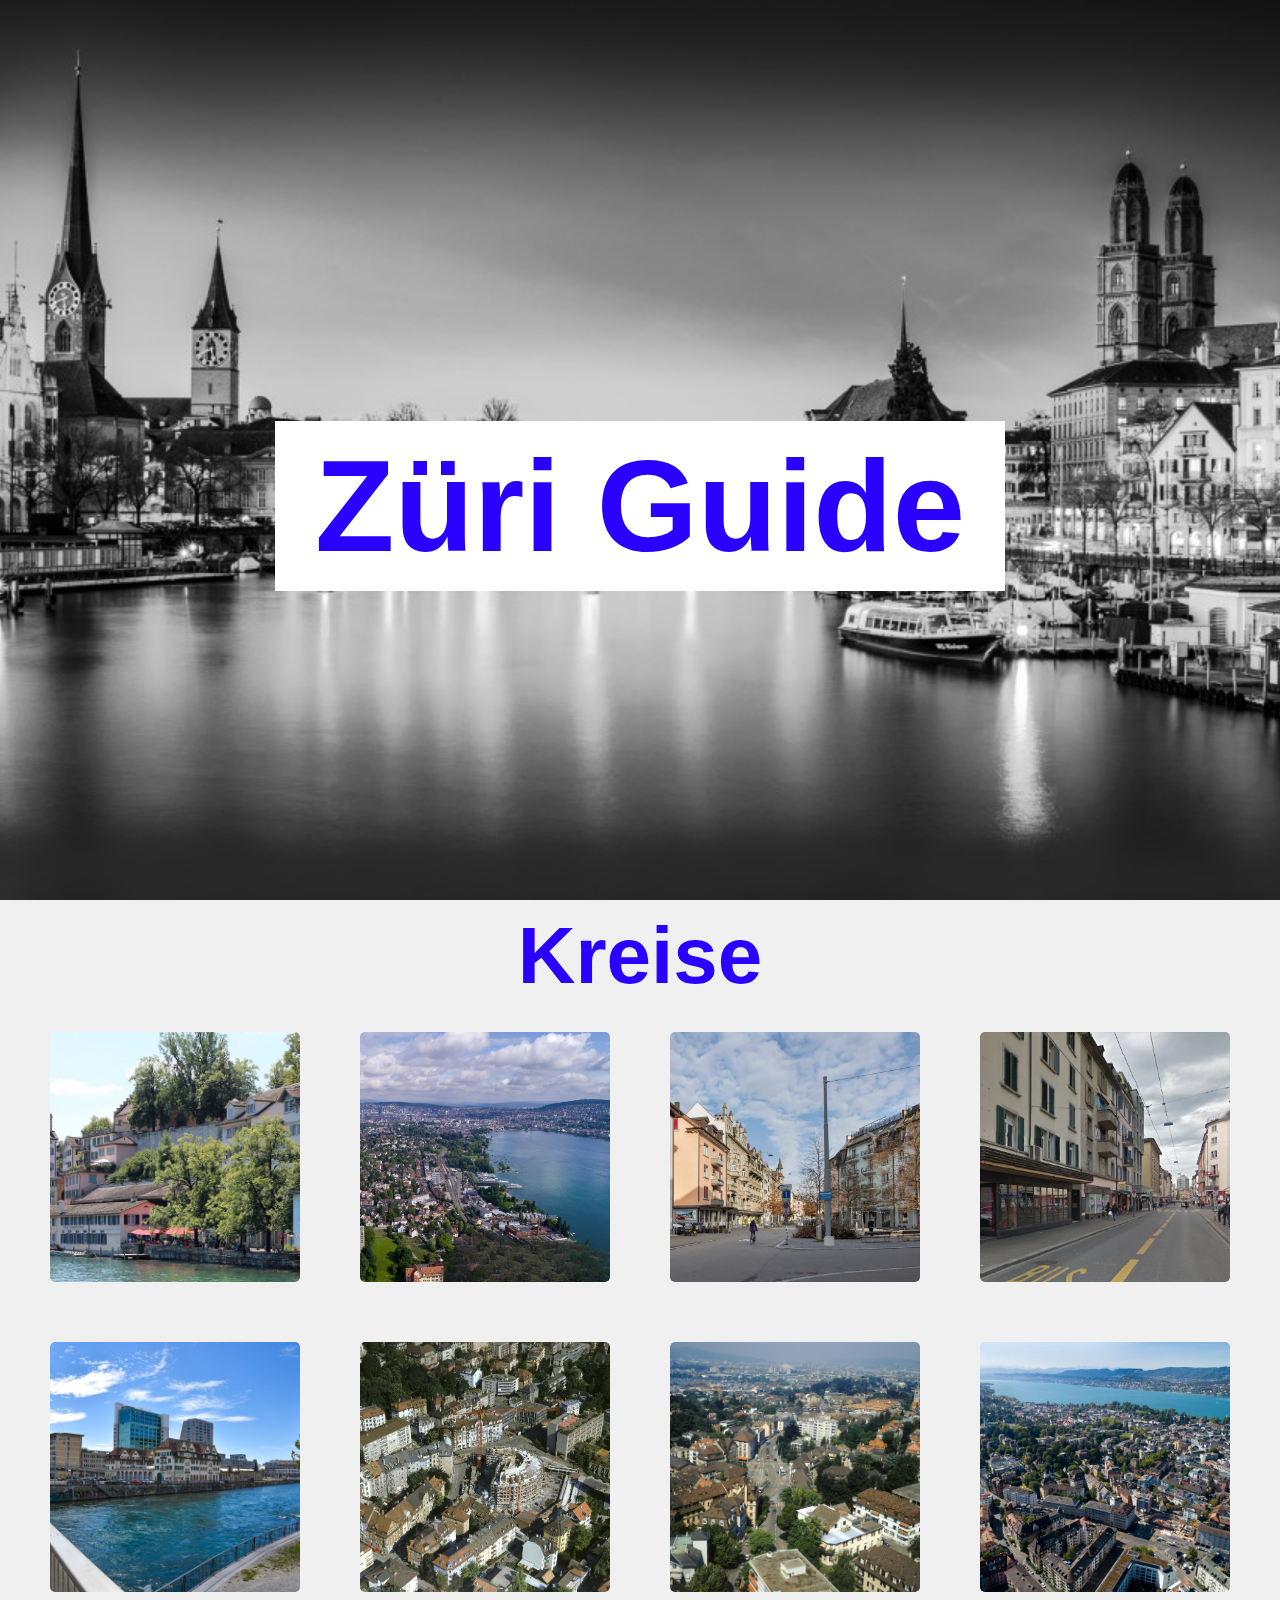
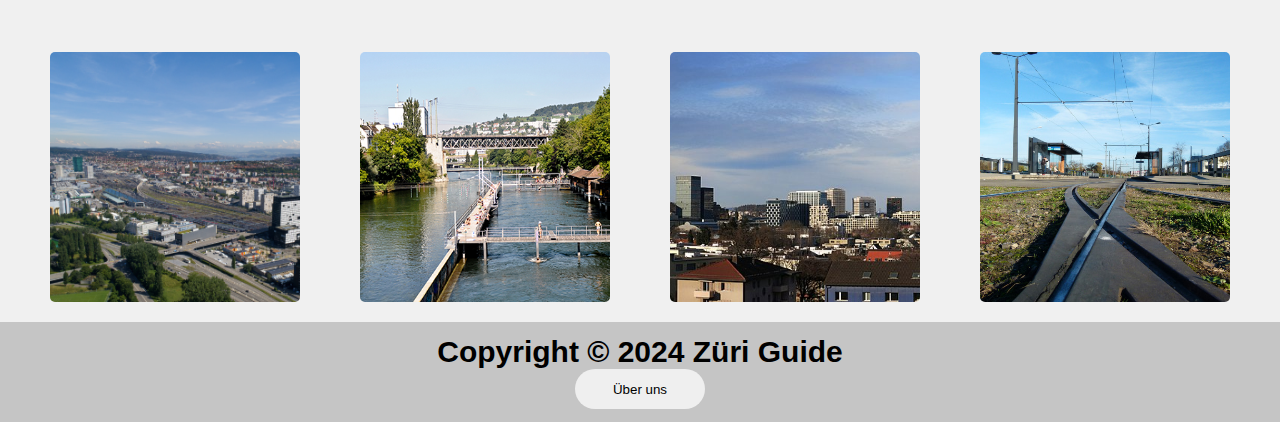
<file: index.html>
<!DOCTYPE html>
<html lang="en" class="hide-scrollbar">

<head>
  <meta charset="UTF-8" />
  <meta name="viewport" content="width=device-width, initial-scale=1.0" />
  <title>Züri Guide</title>
  <link rel="stylesheet" href="styles.css" />
  <link rel="icon" type="image/x-icon" href="Bilder/favicon.ico" />
</head>

<body>
  <header>
    <h1><mark>Züri Guide</mark></h1>
  </header>

  <main>
    <h2 id="kreiseTitle">Kreise</h2>

    <div class="kreis-container">
      <div class="kreis kreis1">
        <a href="kreis1/kreis1.html">1</a>
      </div>

      <div class="kreis kreis2">
        <a href="kreis2/kreis2.html">2</a>
      </div>

      <div class="kreis kreis3">
        <a href="kreis3/kreis3.html">3</a>
      </div>

      <div class="kreis kreis4">
        <a href="kreis4/kreis4.html">4</a>
      </div>

      <div class="kreis kreis5">
        <a href="kreis5/kreis5.html">5</a>
      </div>

      <div class="kreis kreis6">
        <a href="kreis6/kreis6.html">6</a>
      </div>

      <div class="kreis kreis7">
        <a href="kreis7/kreis7.html">7</a>
      </div>

      <div class="kreis kreis8">
        <a href="kreis8/kreis8.html">8</a>
      </div>

      <div class="kreis kreis9">
        <a href="kreis9/kreis9.html">9</a>
      </div>

      <div class="kreis kreis10">
        <a href="kreis10/kreis10.html">10</a>
      </div>

      <div class="kreis kreis11">
        <a href="kreis11/kreis11.html">11</a>
      </div>

      <div class="kreis kreis12">
        <a href="kreis12/kreis12.html">12</a>
      </div>
    </div>
  </main>

  <footer>
    <h2>Copyright © 2024 Züri Guide</h2>
    <a href="about.html"><button>Über uns</button></a>
  </footer>
</body>

</html>
</file>
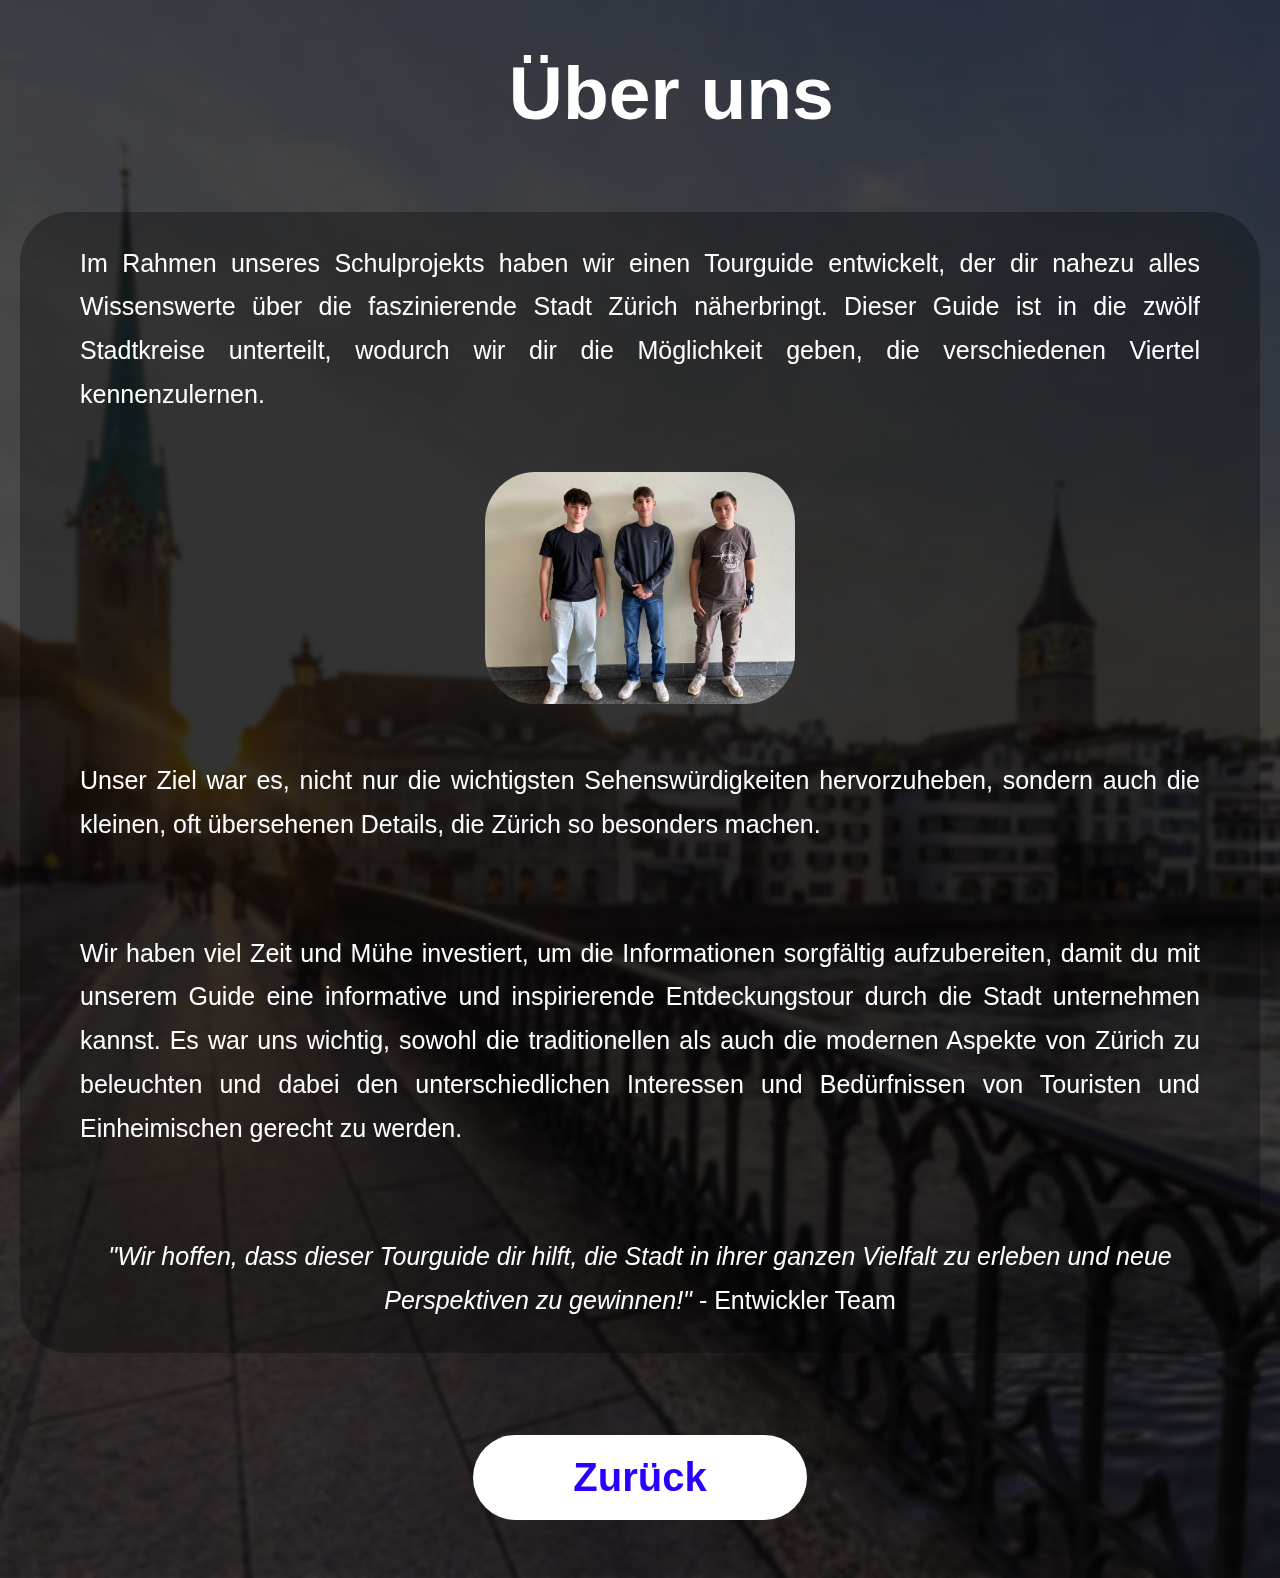
<file: about.html>
<!DOCTYPE html>
<html class="hide-scrollbar">

<head>
  <meta charset="UTF-8" />
  <meta name="viewport" content="width=device-width, initial-scale=1.0" />
  <title>Züri Guide || Über uns</title>
  <link rel="stylesheet" href="about.css" />
  <link rel="icon" type="image/x-icon" href="Bilder/wappen.png" />
</head>

<body>
  <header>

    <div class="image-text">
      <h1 id="title">&nbsp;&nbsp; Über uns</h1>
    </div>
  </header>
  <main>
    <p>
      Im Rahmen unseres Schulprojekts haben wir einen Tourguide entwickelt,
      der dir nahezu alles Wissenswerte über die faszinierende Stadt Zürich
      näherbringt. Dieser Guide ist in die zwölf Stadtkreise unterteilt,
      wodurch wir dir die Möglichkeit geben, die verschiedenen Viertel
      kennenzulernen.
    </p>

    <img src="Bilder/develoopers.jpg" class="img-dev" />

    <p>
      Unser Ziel war es, nicht nur die wichtigsten Sehenswürdigkeiten
      hervorzuheben, sondern auch die kleinen, oft übersehenen Details, die
      Zürich so besonders machen.
    </p>

    <p>
      Wir haben viel Zeit und Mühe investiert, um die Informationen sorgfältig
      aufzubereiten, damit du mit unserem Guide eine informative und
      inspirierende Entdeckungstour durch die Stadt unternehmen kannst. Es war
      uns wichtig, sowohl die traditionellen als auch die modernen Aspekte von
      Zürich zu beleuchten und dabei den unterschiedlichen Interessen und
      Bedürfnissen von Touristen und Einheimischen gerecht zu werden.
    </p>

    <p style="text-align: center">
      <i>"Wir hoffen, dass dieser Tourguide dir hilft, die Stadt in ihrer
        ganzen Vielfalt zu erleben und neue Perspektiven zu gewinnen!"</i>
      - Entwickler Team
    </p>
  </main>

  <footer><a href="index.html">Zurück</a></footer>
</body>

</html>
</file>
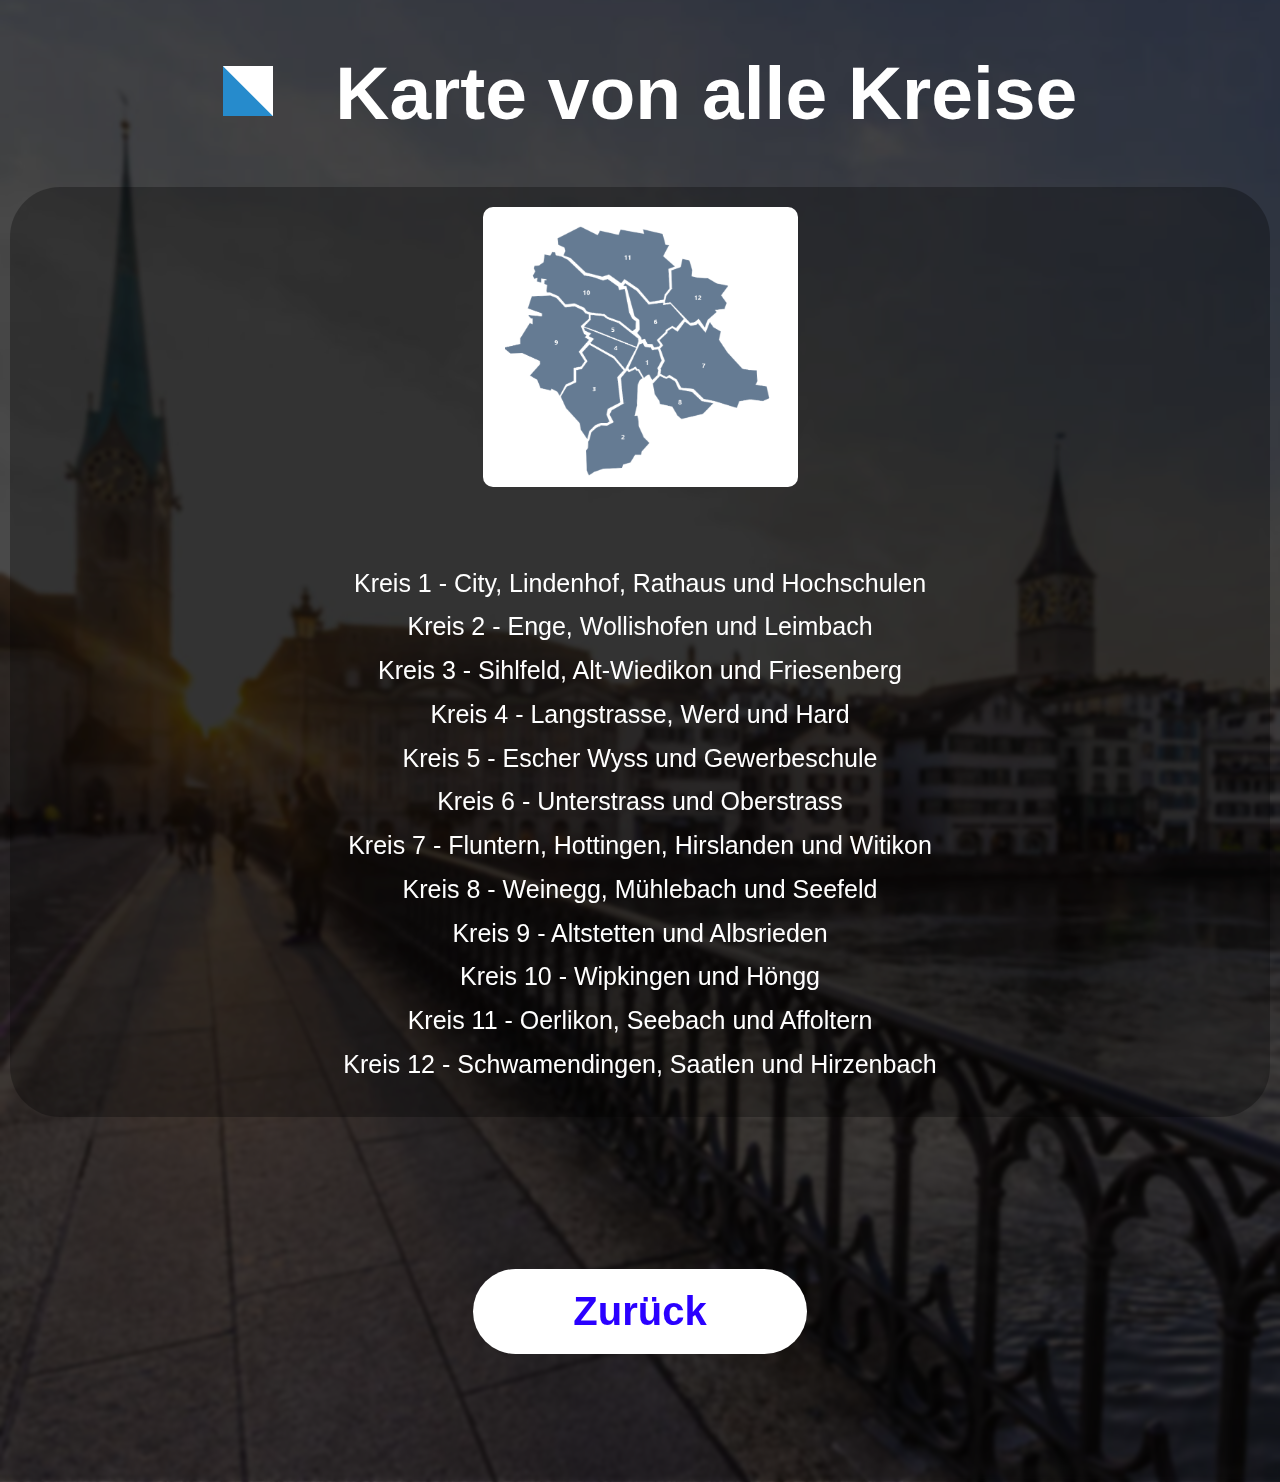
<file: karte.html>
<!DOCTYPE html>
<html class="hide-scrollbar">
  <head>
    <meta charset="UTF-8" />
    <meta name="viewport" content="width=device-width, initial-scale=1.0" />
    <title>Züri Guide || Karte</title>
    <link rel="stylesheet" href="karte.css" />
    <link rel="icon" type="image/x-icon" href="Bilder/wappen.png" />
  </head>

  <body>
    <header>
      <div class="navbar">
        <a href="../index.html"
          ><img src="Bilder/wappen.png" alt="logo" class="logo"
        /></a>
      </div>

      <div class="image-text">
        <h1 id="title">&nbsp;&nbsp; Karte von alle Kreise</h1>
      </div>
    </header>
    <main>
      <img src="Bilder/karte.jpg.png" alt="Karte von Kreise" class="img-dev" />

      <p style="text-align: center">
        Kreis 1 - City, Lindenhof, Rathaus und Hochschulen<br />
        Kreis 2 - Enge, Wollishofen und Leimbach<br />
        Kreis 3 - Sihlfeld, Alt-Wiedikon und Friesenberg<br />
        Kreis 4 - Langstrasse, Werd und Hard<br />
        Kreis 5 - Escher Wyss und Gewerbeschule<br />
        Kreis 6 - Unterstrass und Oberstrass<br />
        Kreis 7 - Fluntern, Hottingen, Hirslanden und Witikon<br />
        Kreis 8 - Weinegg, Mühlebach und Seefeld<br />
        Kreis 9 - Altstetten und Albsrieden<br />
        Kreis 10 - Wipkingen und Höngg<br />
        Kreis 11 - Oerlikon, Seebach und Affoltern<br />
        Kreis 12 - Schwamendingen, Saatlen und Hirzenbach<br />
      </p>
    </main>

    <footer><a href="index.html">Zurück</a></footer>
  </body>
</html>
</file>
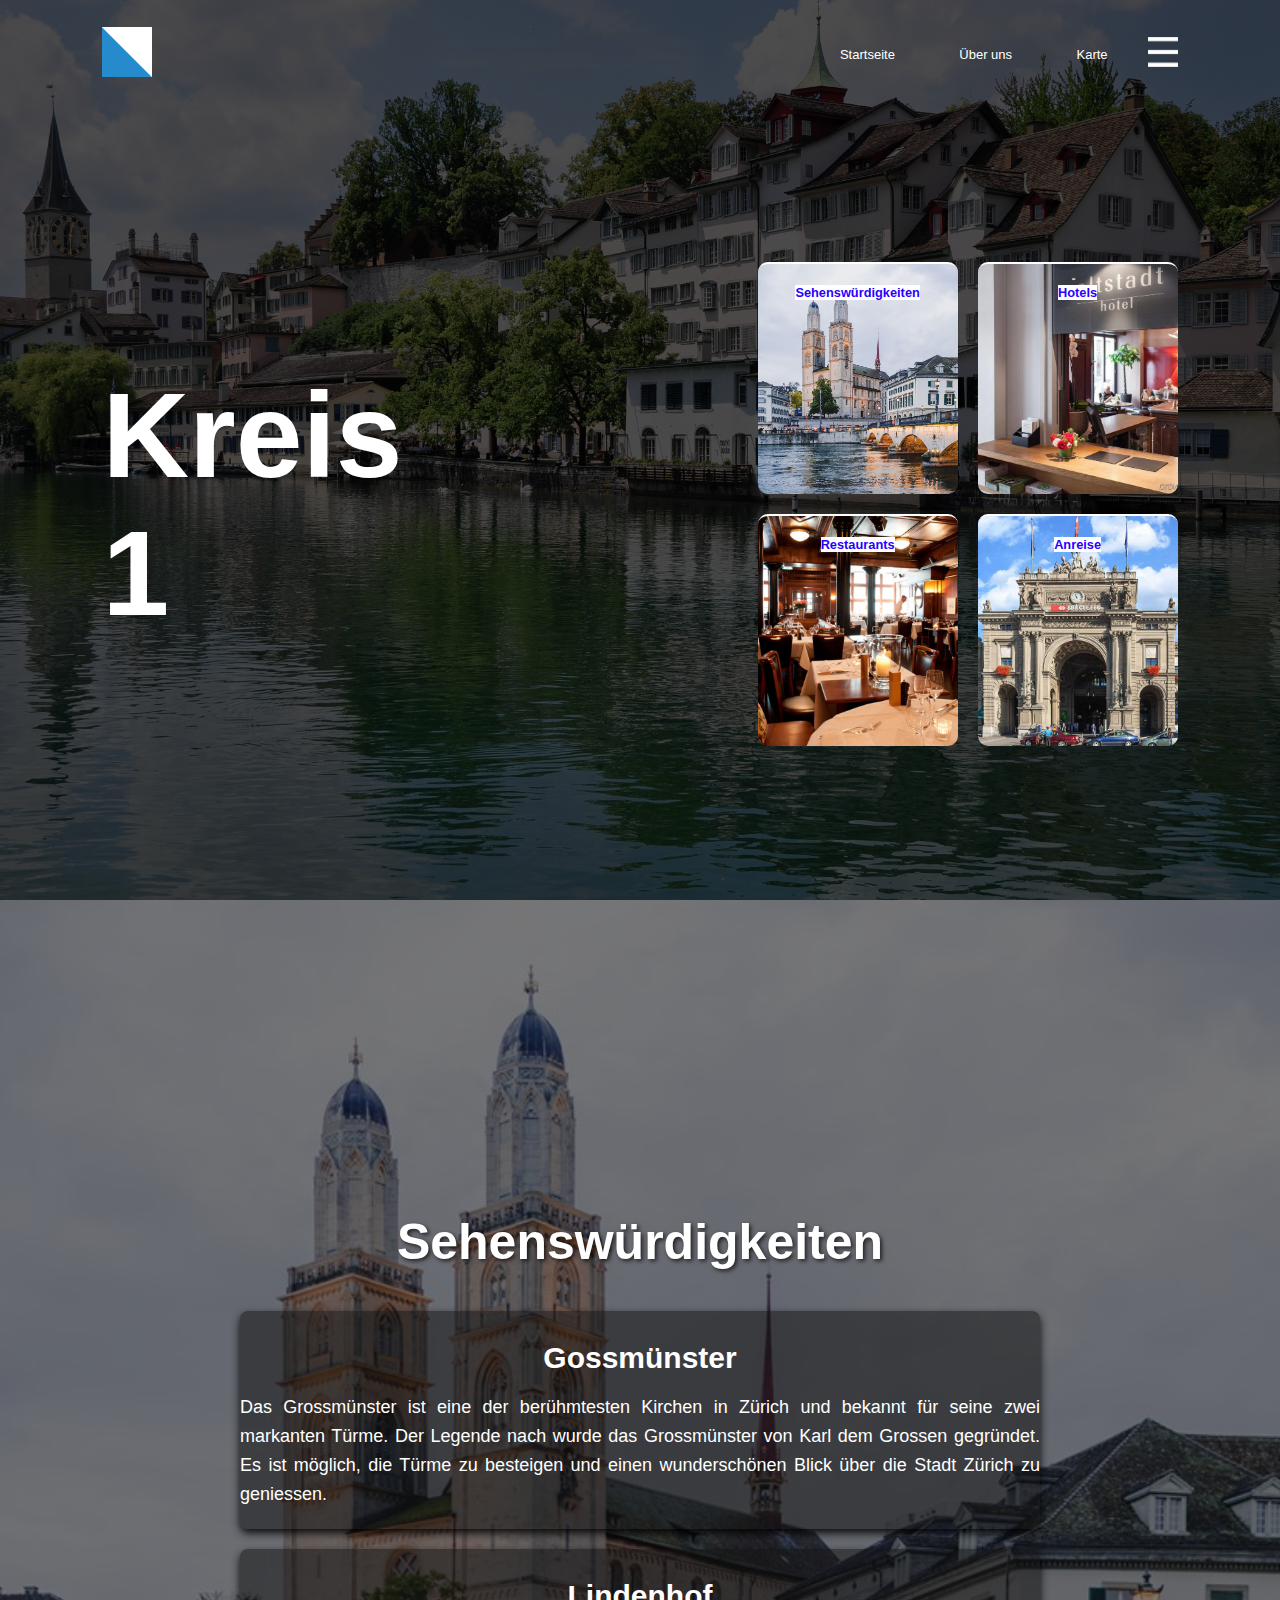
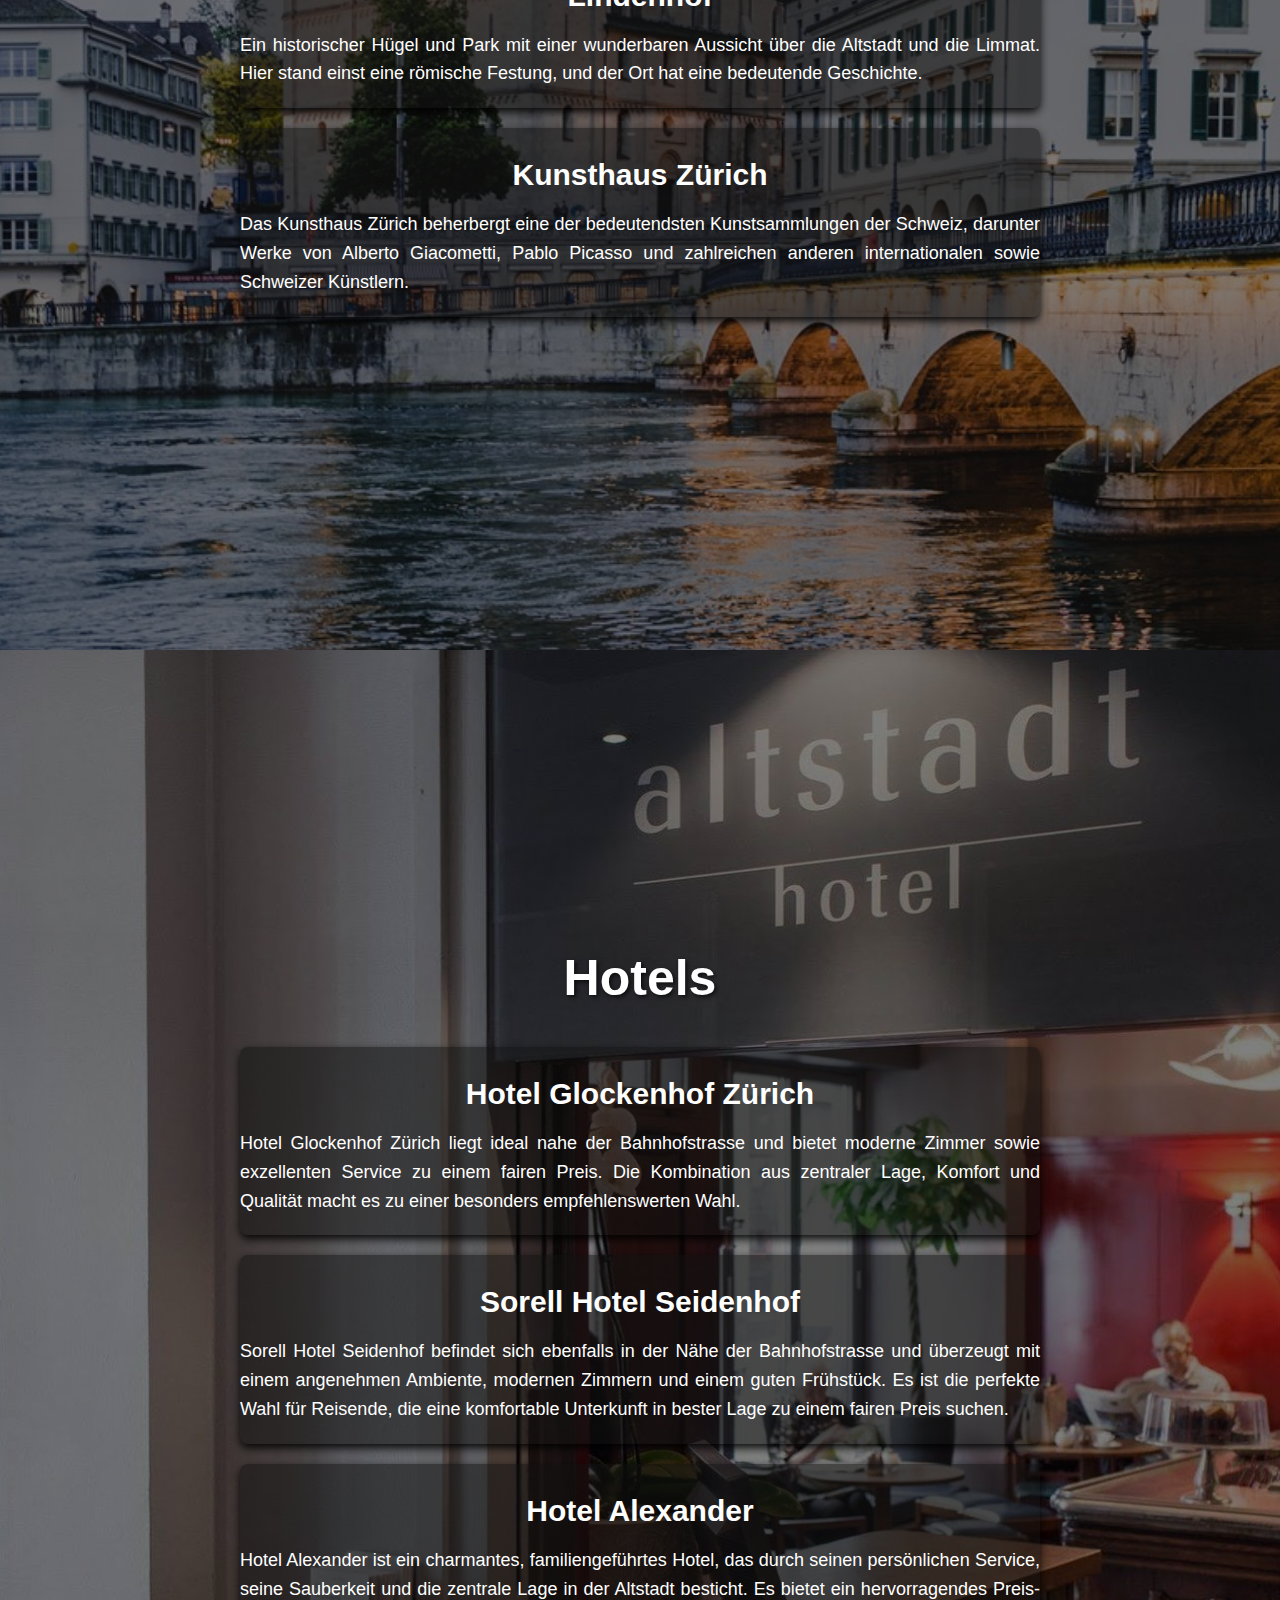
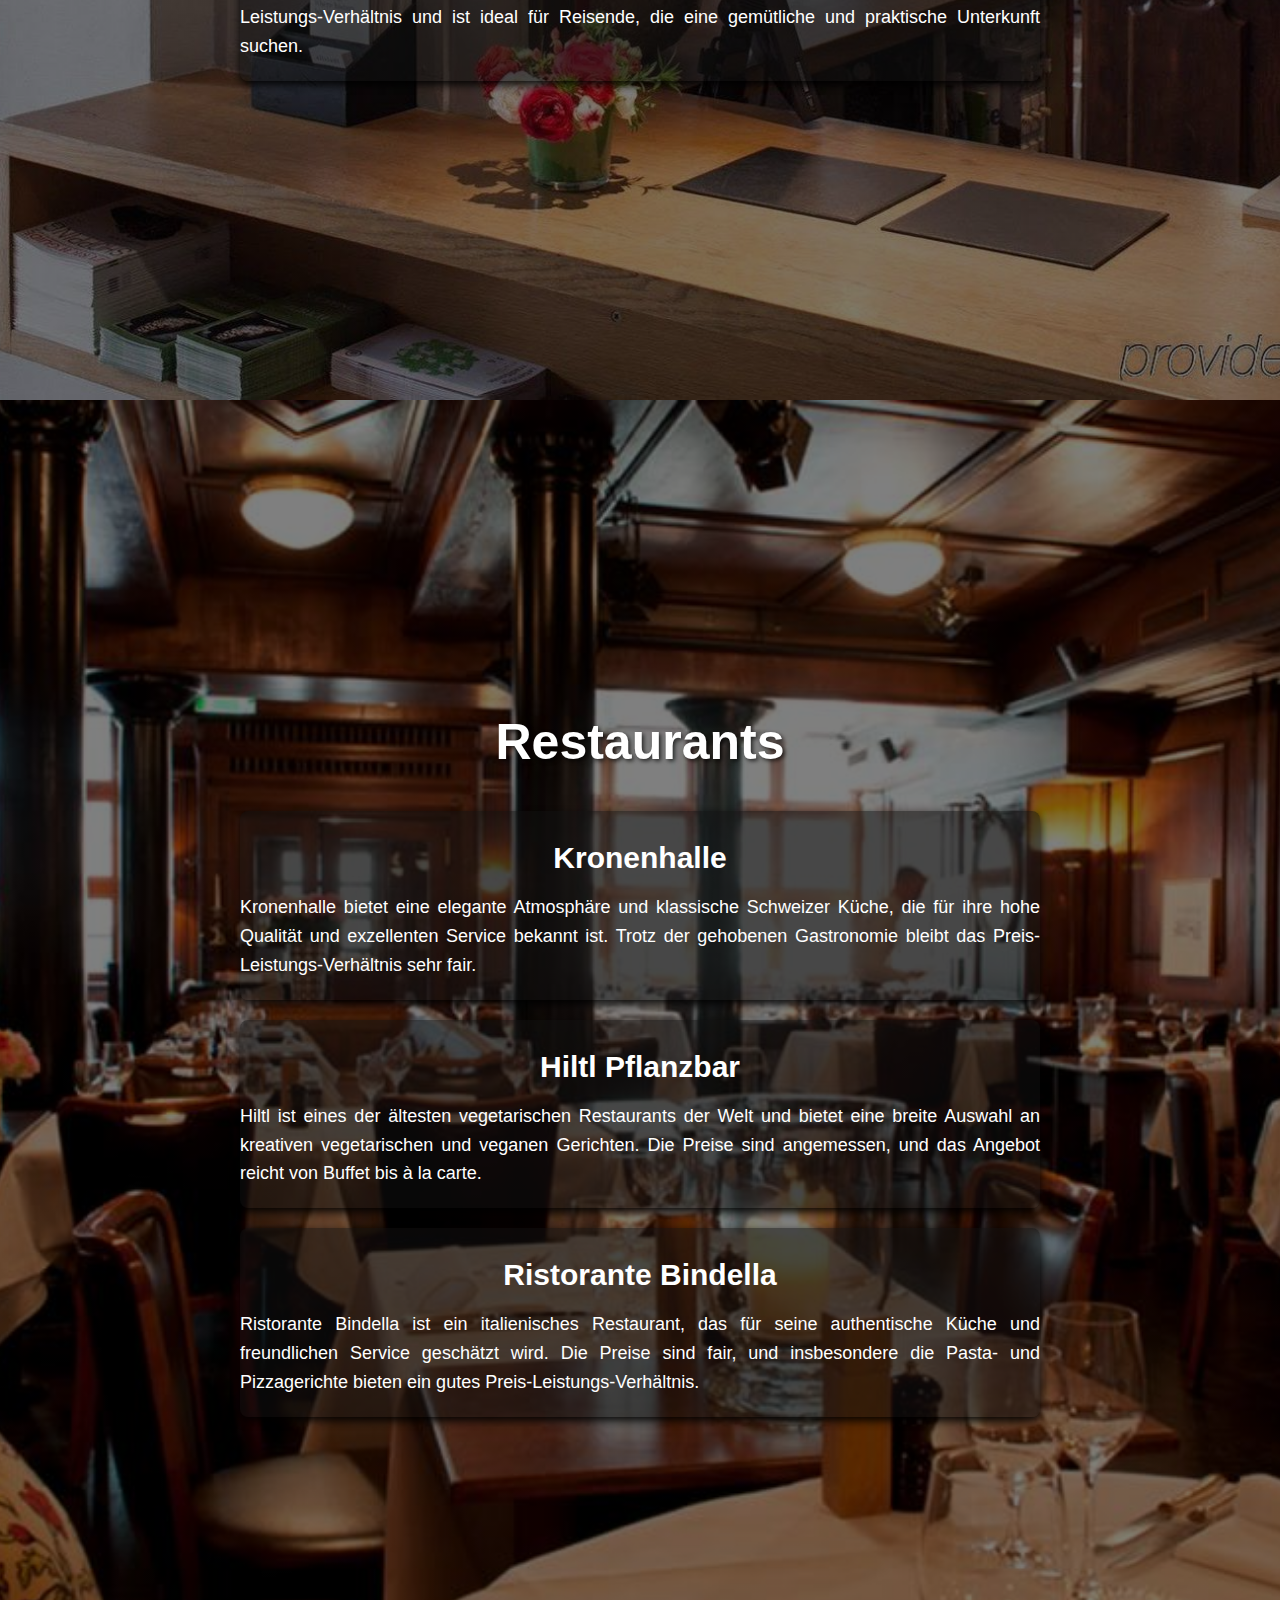
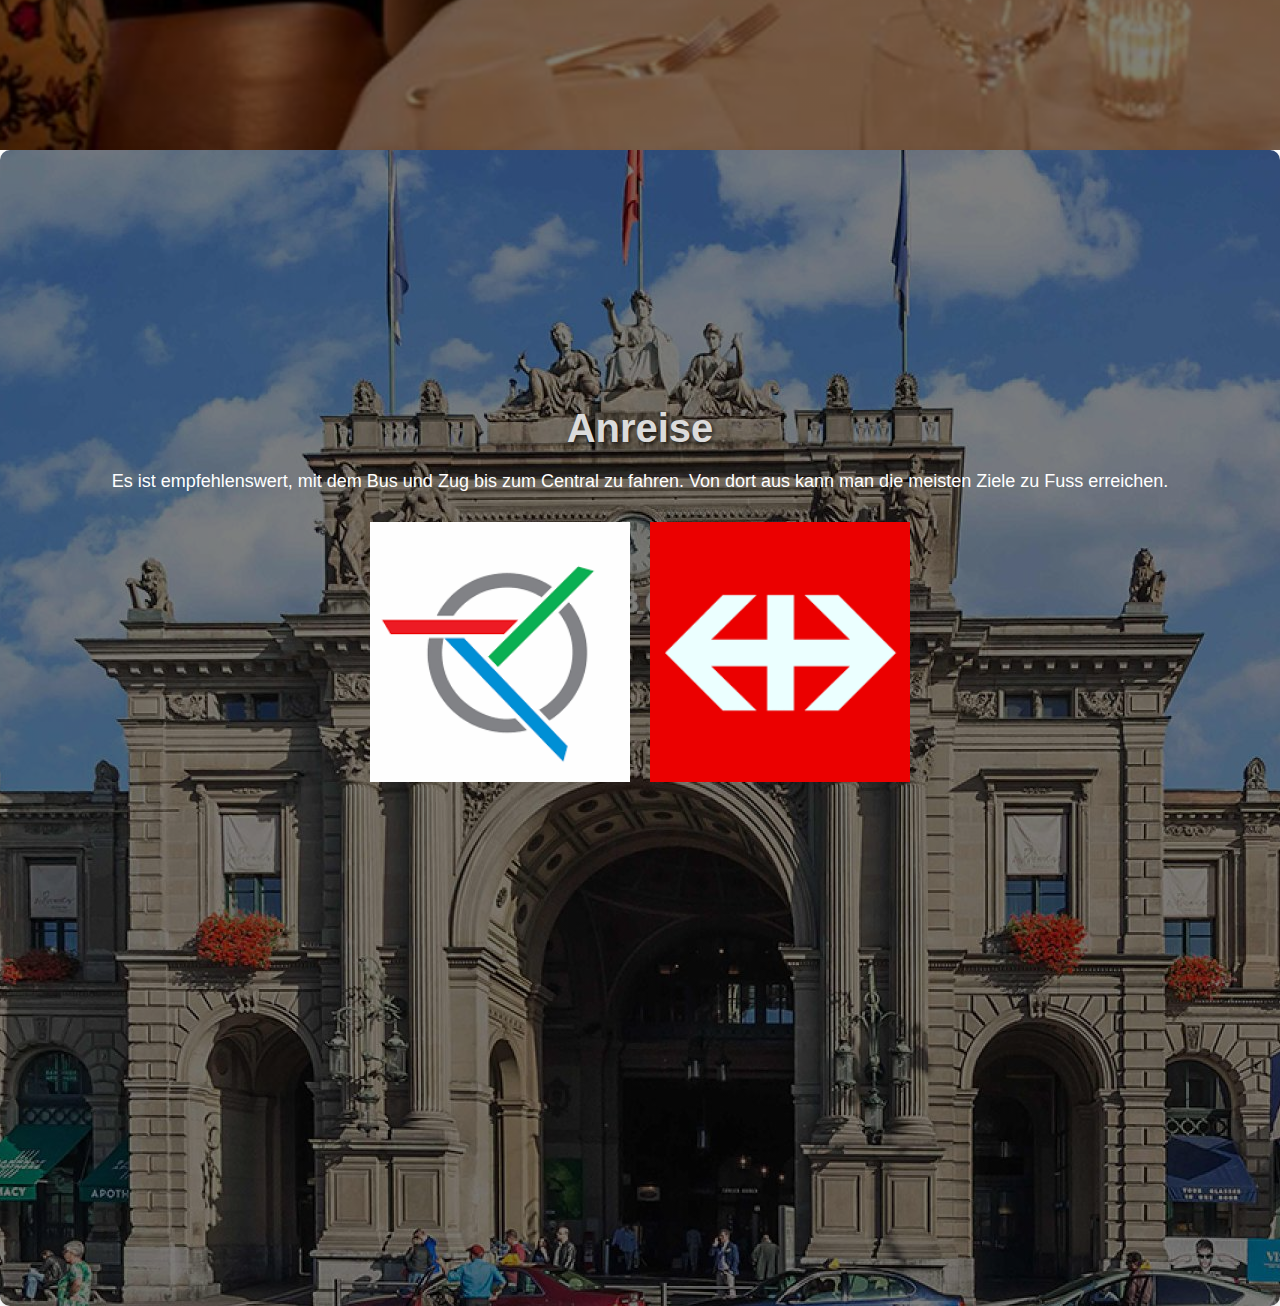
<file: kreis1/kreis1.html>
<!DOCTYPE html>
<html lang="de" class="hide-scrollbar">

<head>
    <meta charset="UTF-8">
    <meta name="viewport" content="width=device-width, initial-scale=1.0">
    <title>Zürich Guide || Kreis 1</title>
    <link rel="stylesheet" href="kreis1.css">
    <link ref="https://fonts.googleapis.com/css2?
    family=Roboto:wght@400;700&display=swap" rel="stylesheet">
    <link rel="icon" type="image/x-icon" href="../Bilder/favicon.ico">
</head>

<body>

    <header>
        <div class="container">
            <div class="navbar">
                <a href="../index.html"><img src="../Bilder/wappen.png" class="logo"></a>
                <nav>
                    <ul>
                        <li><a href="../index.html">Startseite</a></li>
                        <li><a href="../about.html">Über uns</a></li>
                        <li><a href="../karte.html">Karte</a></li>
                    </ul>
                </nav>
                <a href="../index.html"><img src="../Bilder/hamburger.png" alt="menu-icon" class="menu-icon"></a>
            </div>
            <div class="row">

                <h1>Kreis 1</h1>

                <div class="col">

                    <a href="#Sehenswürdigkeiten">
                        <div class="card card1">
                            <h5>Sehenswürdigkeiten</h5>
                        </div>
                    </a>

                    <a href="#Übernachtungsmöglichkeit">
                        <div class="card card2">
                            <h5>Hotels</h5>
                        </div>
                    </a>

                    <a href="#Restaurants">
                        <div class="card card3">
                            <h5>Restaurants</h5>
                        </div>
                    </a>

                    <a href="#Anreise">
                        <div class="card card4">
                            <h5>Anreise</h5>
                        </div>
                    </a>

                </div>
    </header>

    <main>

        <section id="Sehenswürdigkeiten">
            <h2>Sehenswürdigkeiten</h2>

            <section class="s1">
                <h3>Gossmünster</h3>
                <p>
                    Das Grossmünster ist eine der berühmtesten Kirchen in Zürich und bekannt für seine zwei markanten
                    Türme. Der Legende nach wurde das Grossmünster von Karl dem Grossen gegründet. Es ist möglich,
                    die Türme zu besteigen und einen wunderschönen Blick über die Stadt Zürich zu geniessen.
                </p>
            </section>

            <section class="s2">
                <h3>Lindenhof</h3>
                <p>
                    Ein historischer Hügel und Park mit einer wunderbaren Aussicht über die Altstadt und die Limmat.
                    Hier stand einst eine römische Festung, und der Ort hat eine bedeutende Geschichte.
                </p>
            </section>

            <section class="s3">
                <h3>Kunsthaus Zürich</h3>
                <p>
                    Das Kunsthaus Zürich beherbergt eine der bedeutendsten Kunstsammlungen der Schweiz, darunter Werke
                    von Alberto Giacometti, Pablo Picasso und zahlreichen anderen internationalen sowie Schweizer
                    Künstlern.
                </p>
            </section>
        </section>


        <section id="Übernachtungsmöglichkeit">
            <h2>Hotels</h2>

            <section class="u1">
                <h3>Hotel Glockenhof Zürich</h3>
                <p>
                    Hotel Glockenhof Zürich liegt ideal nahe der Bahnhofstrasse und bietet moderne Zimmer sowie
                    exzellenten
                    Service zu einem fairen Preis. Die Kombination aus zentraler Lage, Komfort und Qualität macht es zu
                    einer besonders empfehlenswerten Wahl.
                </p>
            </section>

            <section class="u2">
                <h3>Sorell Hotel Seidenhof</h3>
                <p>
                    Sorell Hotel Seidenhof befindet sich ebenfalls in der Nähe der Bahnhofstrasse und überzeugt mit
                    einem
                    angenehmen Ambiente, modernen Zimmern und einem guten Frühstück. Es ist die perfekte Wahl für
                    Reisende,
                    die eine komfortable Unterkunft in bester Lage zu einem fairen Preis suchen.
                </p>
            </section>

            <section class="u3">
                <h3>Hotel Alexander</h3>
                <p>
                    Hotel Alexander ist ein charmantes, familiengeführtes Hotel, das durch seinen persönlichen Service,
                    seine Sauberkeit und die zentrale Lage in der Altstadt besticht. Es bietet ein hervorragendes
                    Preis-Leistungs-Verhältnis und ist ideal für Reisende, die eine gemütliche und praktische Unterkunft
                    suchen.
                </p>
            </section>
        </section>

        <section id="Restaurants">
            <h2>Restaurants</h2>

            <section class="r1">
                <h3>Kronenhalle</h3>
                <p>
                    Kronenhalle bietet eine elegante Atmosphäre und klassische Schweizer Küche, die für ihre hohe
                    Qualität
                    und exzellenten Service bekannt ist. Trotz der gehobenen Gastronomie bleibt das
                    Preis-Leistungs-Verhältnis sehr fair.
                </p>
            </section>

            <section class="r2">
                <h3>Hiltl Pflanzbar</h3>
                <p>
                    Hiltl ist eines der ältesten vegetarischen Restaurants der Welt und bietet eine breite
                    Auswahl an kreativen vegetarischen und veganen Gerichten. Die Preise sind angemessen, und
                    das Angebot reicht von Buffet bis à la carte.
                </p>
            </section>

            <section class="r3">
                <h3>Ristorante Bindella</h3>
                <p>
                    Ristorante Bindella ist ein italienisches Restaurant, das für seine authentische Küche und
                    freundlichen Service geschätzt wird. Die Preise sind fair, und insbesondere die Pasta- und
                    Pizzagerichte bieten ein gutes Preis-Leistungs-Verhältnis.
                </p>
            </section>
        </section>

        <section id="Anreise">
            <h2>Anreise</h2>
            <p>Es ist empfehlenswert, mit dem Bus und Zug bis zum Central zu fahren.
                Von dort aus kann man die meisten Ziele zu Fuss erreichen.</p>

            <div class="transport-links">
                <a href="https://www.zvv.ch/zvv/de/fahrplan/fp.html?tab=connections&date=2024-09-05&fromlat=47.3772429&fromlon=8.5314495&fromname=Aktueller%20Standort&time=16%3A05&toid=A%3D1%40O%3DZ%C3%BCrich%2C%20Central%40X%3D8543968%40Y%3D47376811%40U%3D85%40L%3D8588078%40B%3D1%40p%3D1725532456%40&tolat=47.376811&tolon=8.543968&toname=Z%C3%BCrich%2C%20Central"
                    target="_blank">
                    <img src="../Bilder/ZVV logo.png" alt="ZVV">
                </a>

                <a href="https://www.sbb.ch/de?date=%222024-08-16%22&moment=%22ARRIVAL%22&selected_trip=2&stops=%5B%7B%22type%22%3A%22COORDINATES%22%2C%22label%22%3A%22Aktueller%20Standort%22%2C%22value%22%3A%22%5B8.5352379%2C47.3835027%5D%22%7D%2C%7B%22value%22%3A%228588078%22%2C%22type%22%3A%22ID%22%2C%22label%22%3A%22Z%C3%BCrich%2C%20Central%22%7D%5D&time=%2216%3A30%22"
                    target="_blank">
                    <img src="../Bilder/SBB logo.png" alt="SBB">
                </a>
            </div>
        </section>
    </main>

</body>

</html>
</file>
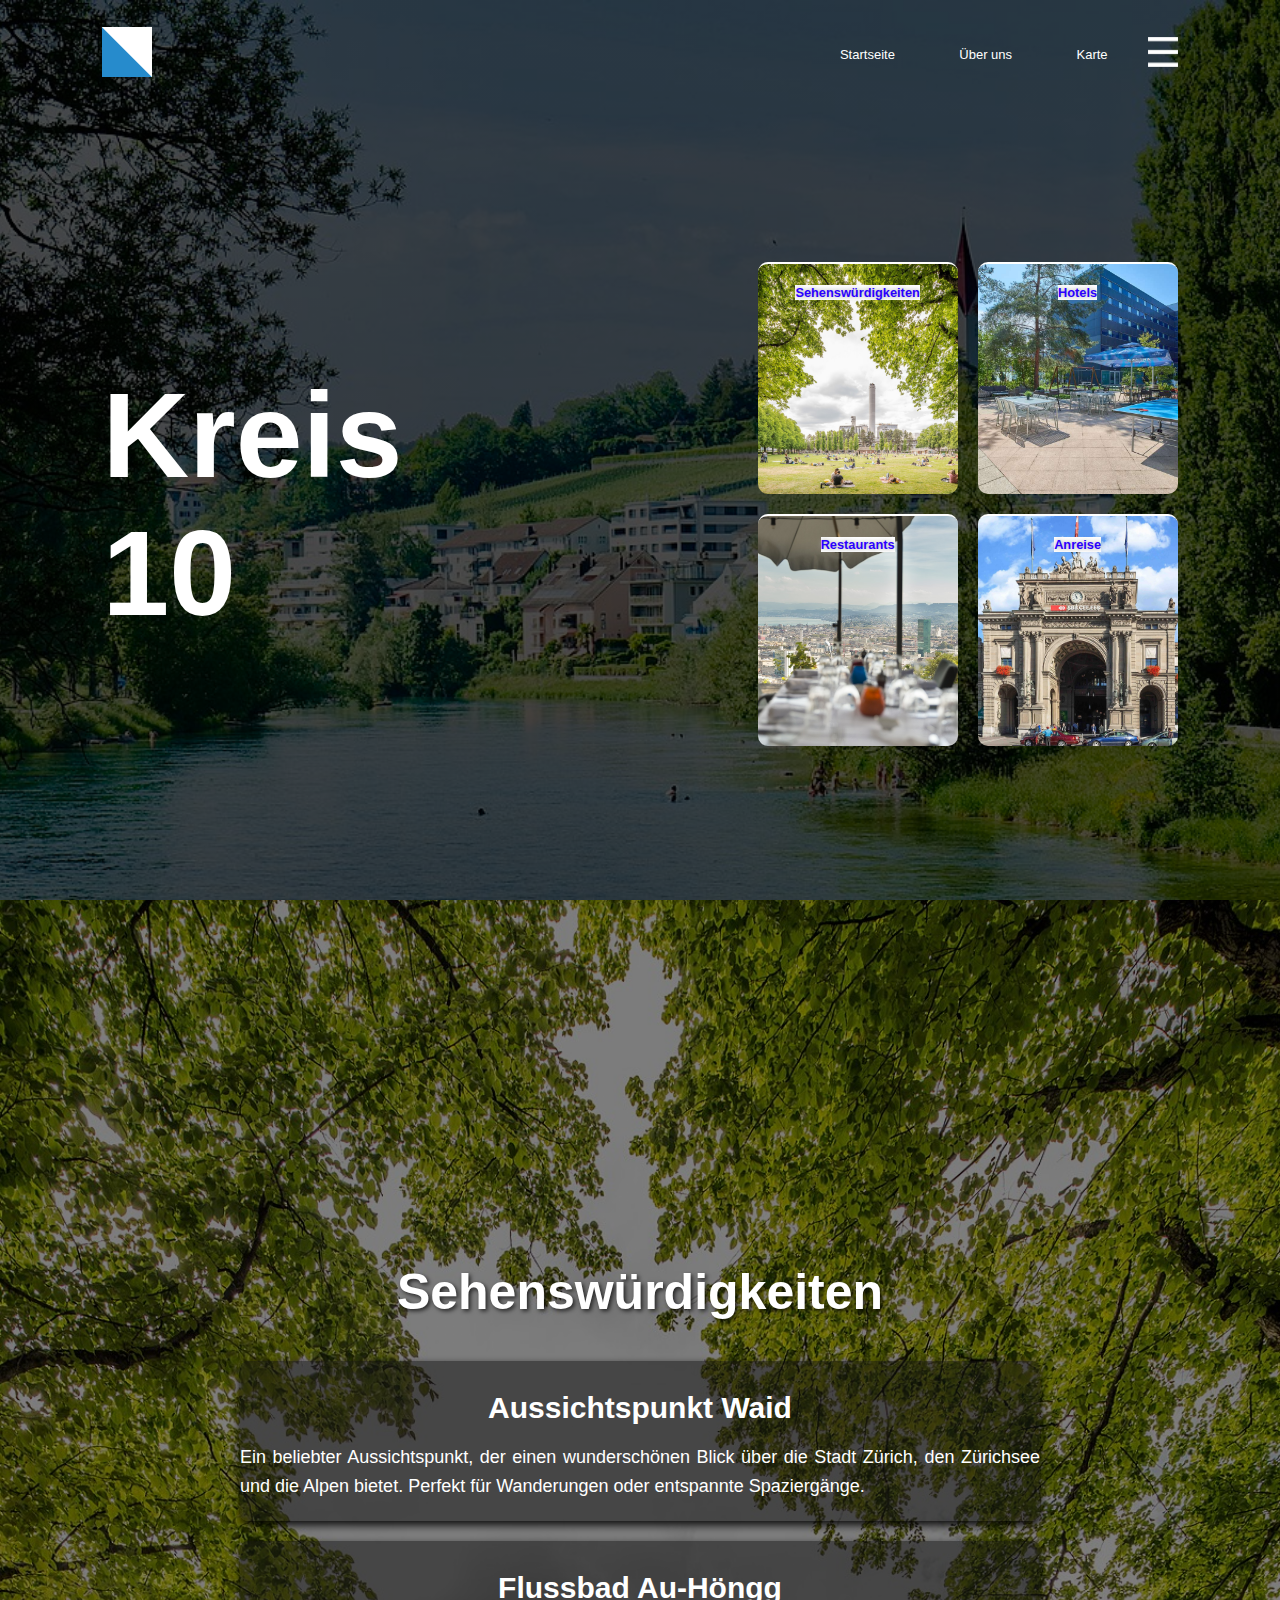
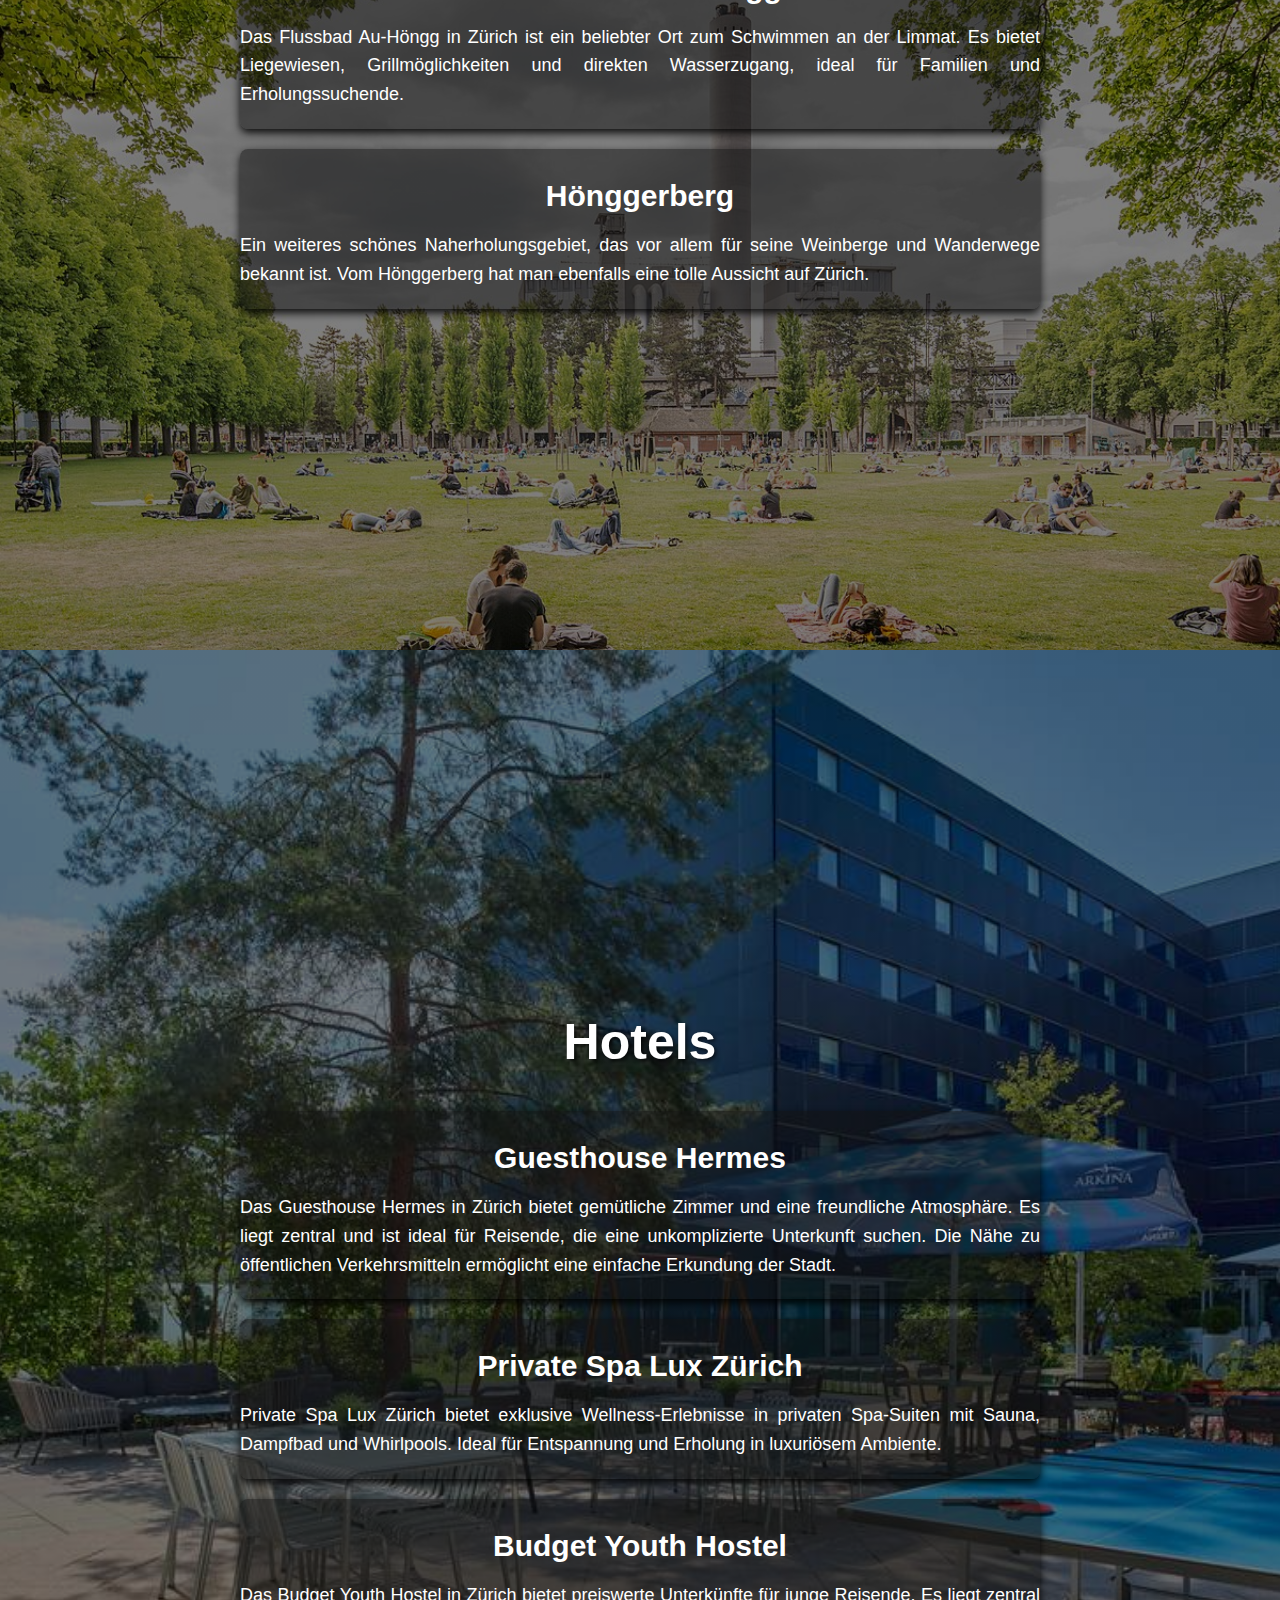
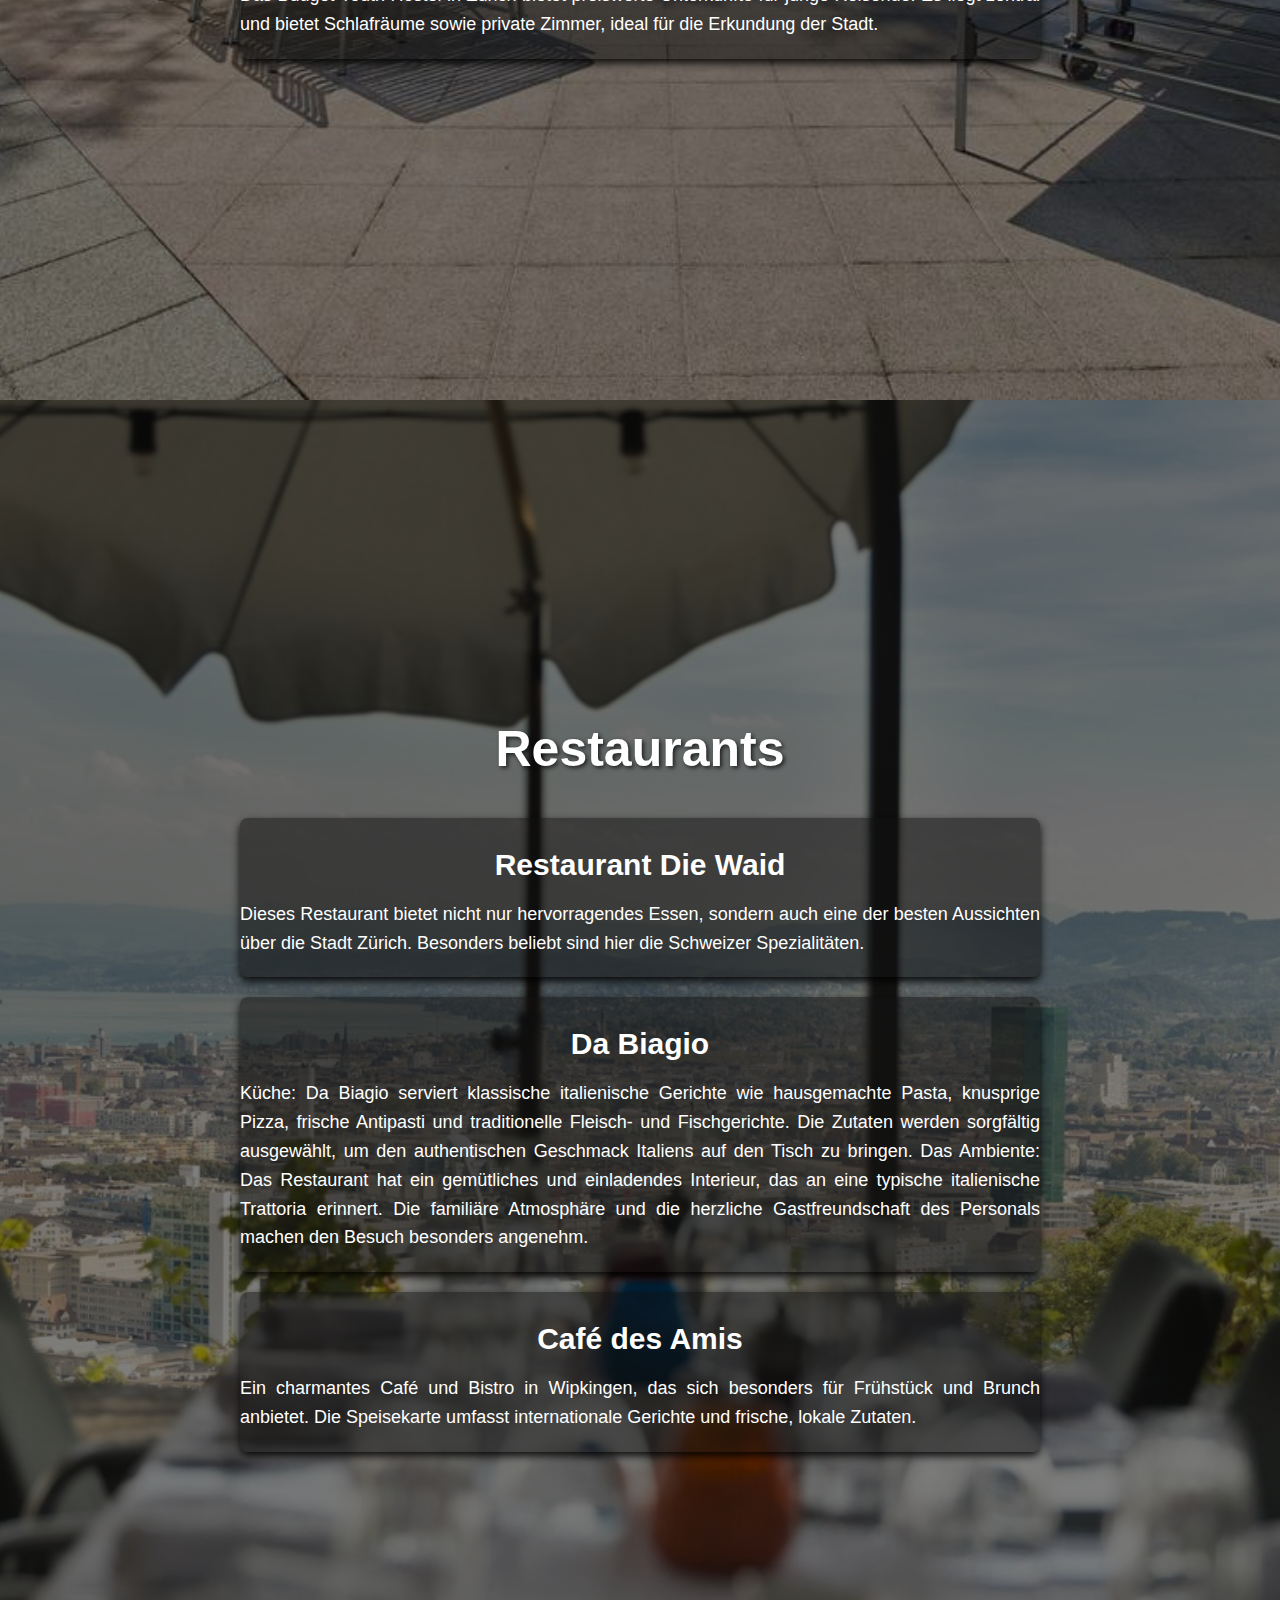
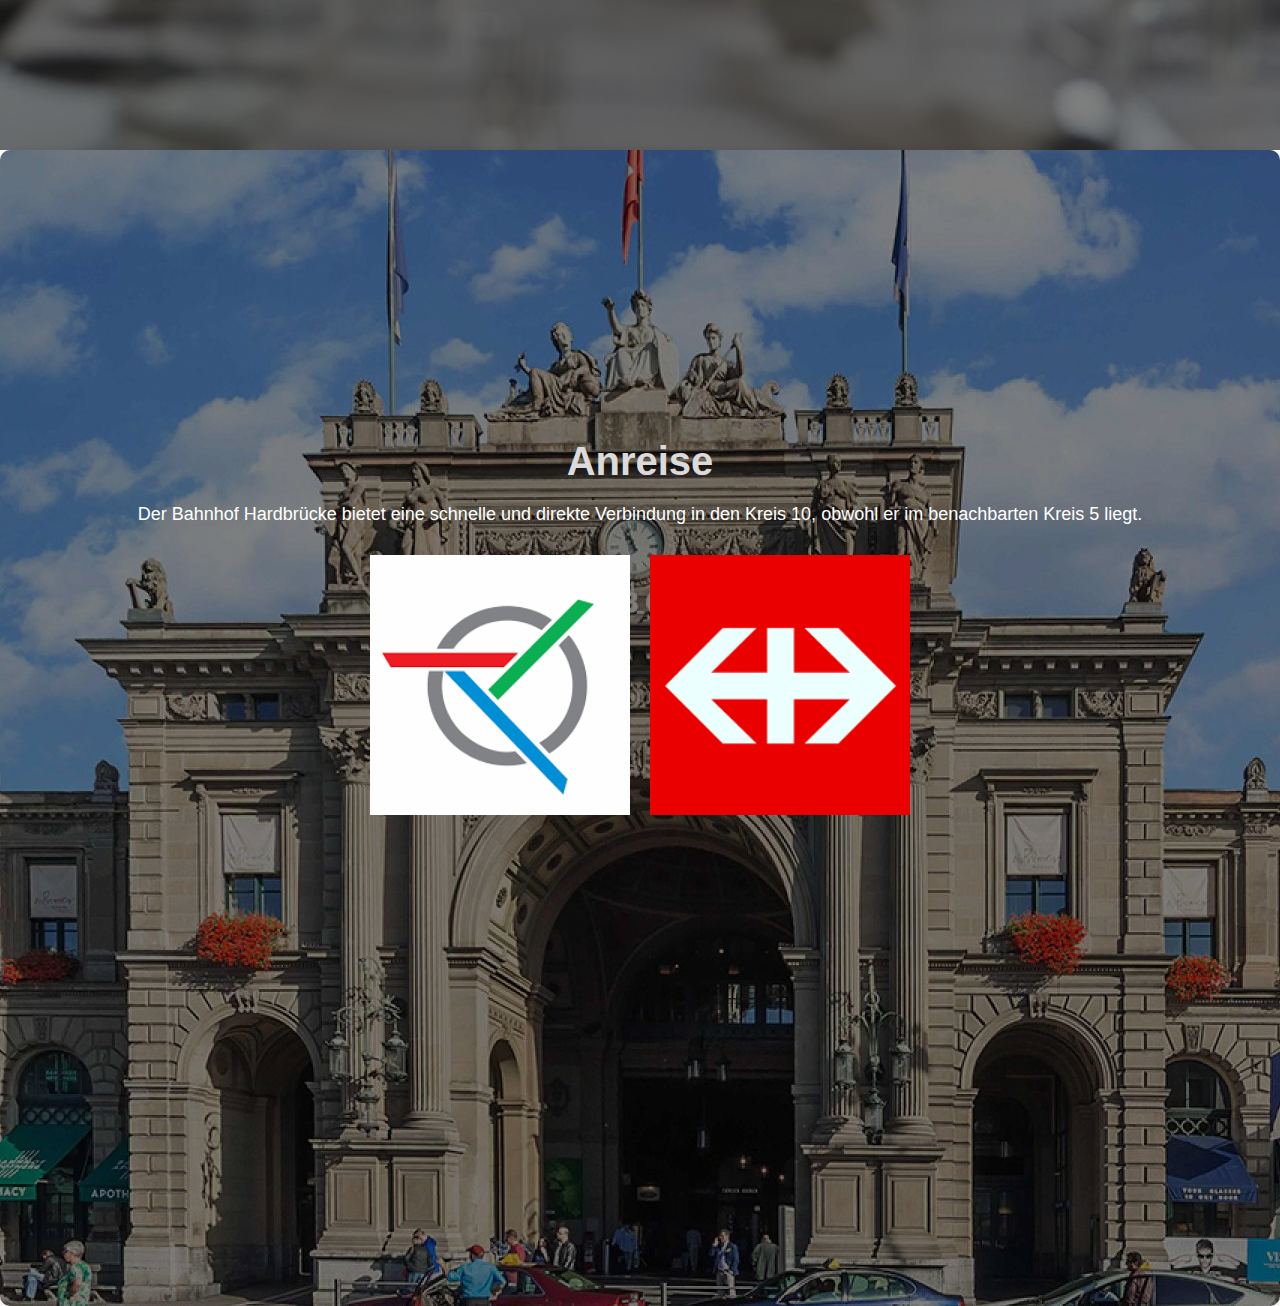
<file: kreis10/kreis10.html>
<!DOCTYPE html>
<html lang="de" class="hide-scrollbar">

<head>
    <meta charset="UTF-8">
    <meta name="viewport" content="width=device-width, initial-scale=1.0">
    <title>Zürich Guide || Kreis 10</title>
    <link rel="stylesheet" href="kreis10.css">
    <link ref="https://fonts.googleapis.com/css2?
    family=Roboto:wght@400;700&display=swap" rel="stylesheet">
    <link rel="icon" type="image/x-icon" href="../Bilder/favicon.ico">
</head>

<body>
    <header>
        <div class="container">
            <div class="navbar">
                <a href="../index.html"><img src="../Bilder/wappen.png" class="logo"></a>
                <nav>
                    <ul>
                        <li><a href="../index.html">Startseite</a></li>
                        <li><a href="../about.html">Über uns</a></li>
                        <li><a href="../karte.html">Karte</a></li>
                    </ul>
                </nav>
                <a href="../index.html"><img src="../Bilder/hamburger.png" class="menu-icon"></a>
            </div>
            <div class="row">
                <h1>Kreis 10</h1>
                <div class="col">

                    <a href="#Sehenswürdigkeiten">
                        <div class="card card1">
                            <h5>Sehenswürdigkeiten</h5>
                        </div>
                    </a>

                    <a href="#Übernachtungsmöglichkeit">
                        <div class="card card2">
                            <h5>Hotels</h5>
                        </div>
                    </a>

                    <a href="#Restaurants">
                        <div class="card card3">
                            <h5>Restaurants</h5>
                        </div>
                    </a>

                    <a href="#Anreise">
                        <div class="card card4">
                            <h5>Anreise</h5>
                        </div>
                    </a>
                </div>
    </header>


    <main></main>

    <section id="Sehenswürdigkeiten">
        <h2>Sehenswürdigkeiten</h2>

        <section class="s1">
            <h3>Aussichtspunkt Waid</h3>
            <p>
                Ein beliebter Aussichtspunkt, der einen wunderschönen Blick über die Stadt Zürich,
                den Zürichsee und die Alpen bietet. Perfekt für Wanderungen oder entspannte Spaziergänge.
            </p>
        </section>

        <section class="s2">
            <h3>Flussbad Au-Höngg</h3>
            <p>
                Das Flussbad Au-Höngg in Zürich ist ein beliebter Ort zum Schwimmen an der Limmat. Es bietet
                Liegewiesen, Grillmöglichkeiten und direkten Wasserzugang, ideal für Familien und Erholungssuchende.
            </p>
        </section>

        <section class="s3">
            <h3>Hönggerberg</h3>
            <p>
                Ein weiteres schönes Naherholungsgebiet, das vor allem für seine Weinberge und Wanderwege bekannt ist.
                Vom Hönggerberg hat man ebenfalls eine tolle Aussicht auf Zürich.
            </p>
        </section>
    </section>


    <section id="Übernachtungsmöglichkeit">
        <h2>Hotels</h2>

        <section class="u1">
            <h3>
                Guesthouse Hermes</h3>
            <p>
                Das Guesthouse Hermes in Zürich bietet gemütliche Zimmer und eine freundliche Atmosphäre. Es liegt
                zentral und ist ideal für Reisende, die eine unkomplizierte Unterkunft suchen. Die Nähe zu öffentlichen
                Verkehrsmitteln ermöglicht eine einfache Erkundung der Stadt.
            </p>
        </section>

        <section class="u2">
            <h3>
                Private Spa Lux Zürich</h3>
            <p>
                Private Spa Lux Zürich bietet exklusive Wellness-Erlebnisse in privaten Spa-Suiten mit Sauna, Dampfbad
                und Whirlpools. Ideal für Entspannung und Erholung in luxuriösem Ambiente.
            </p>
        </section>

        <section class="u3">
            <h3>Budget Youth Hostel</h3>
            <p>
                Das Budget Youth Hostel in Zürich bietet preiswerte Unterkünfte für junge Reisende. Es liegt zentral und
                bietet Schlafräume sowie private Zimmer, ideal für die Erkundung der Stadt.

            </p>
        </section>
    </section>

    <section id="Restaurants">
        <h2>Restaurants</h2>

        <section class="r1">
            <h3>Restaurant Die Waid</h3>
            <p>
                Dieses Restaurant bietet nicht nur hervorragendes Essen, sondern auch eine der besten Aussichten über
                die Stadt Zürich. Besonders beliebt sind hier die Schweizer Spezialitäten.

            </p>
        </section>

        <section class="r2">
            <h3>Da Biagio</h3>
            <p>
                Küche: Da Biagio serviert klassische italienische Gerichte wie hausgemachte Pasta, knusprige Pizza,
                frische Antipasti und traditionelle Fleisch- und Fischgerichte. Die Zutaten werden sorgfältig
                ausgewählt, um den authentischen Geschmack Italiens auf den Tisch zu bringen.
                Das Ambiente: Das Restaurant hat ein gemütliches und einladendes Interieur, das an eine typische
                italienische Trattoria erinnert. Die familiäre Atmosphäre und die herzliche Gastfreundschaft des
                Personals machen den Besuch besonders angenehm.

            </p>
        </section>

        <section class="r3">
            <h3>Café des Amis</h3>
            <p>
                Ein charmantes Café und Bistro in Wipkingen, das sich besonders für Frühstück und Brunch anbietet. Die
                Speisekarte umfasst internationale Gerichte und frische, lokale Zutaten.

            </p>
        </section>
    </section>

    <section id="Anreise">
        <h2>Anreise</h2>
        <p>Der Bahnhof Hardbrücke bietet eine schnelle und direkte Verbindung in den Kreis 10, obwohl er im benachbarten
            Kreis 5 liegt.</p>

        <div class="transport-links">
            <a href="https://www.zvv.ch/zvv/de/fahrplan/fp.html?tab=connections&date=2024-09-05&fromlat=47.3772429&fromlon=8.5314495&fromname=Aktueller%20Standort&time=16%3A05&toid=A%3D1%40O%3DZ%C3%BCrich%2C%20Central%40X%3D8543968%40Y%3D47376811%40U%3D85%40L%3D8588078%40B%3D1%40p%3D1725532456%40&tolat=47.376811&tolon=8.543968&toname=Z%C3%BCrich%2C%20Central"
                target="_blank">
                <img src="../Bilder/ZVV logo.png" alt="ZVV">
            </a>

            <a href="https://www.sbb.ch/de?date=%222024-10-25%22&moment=%22DEPARTURE%22&stops=%5B%7B%22value%22%3A%22%22%2C%22label%22%3A%22%22%2C%22type%22%3A%22ID%22%7D%2C%7B%22value%22%3A%228591060%22%2C%22type%22%3A%22ID%22%2C%22label%22%3A%22Z%C3%BCrich%20Hardbr%C3%BCcke%2C%20Bahnhof%22%7D%5D&time=%2211%3A23%22"
                target="_blank">
                <img src="../Bilder/SBB logo.png" alt="SBB">
            </a>
        </div>
    </section>
    </main>



</body>

</html>
</file>
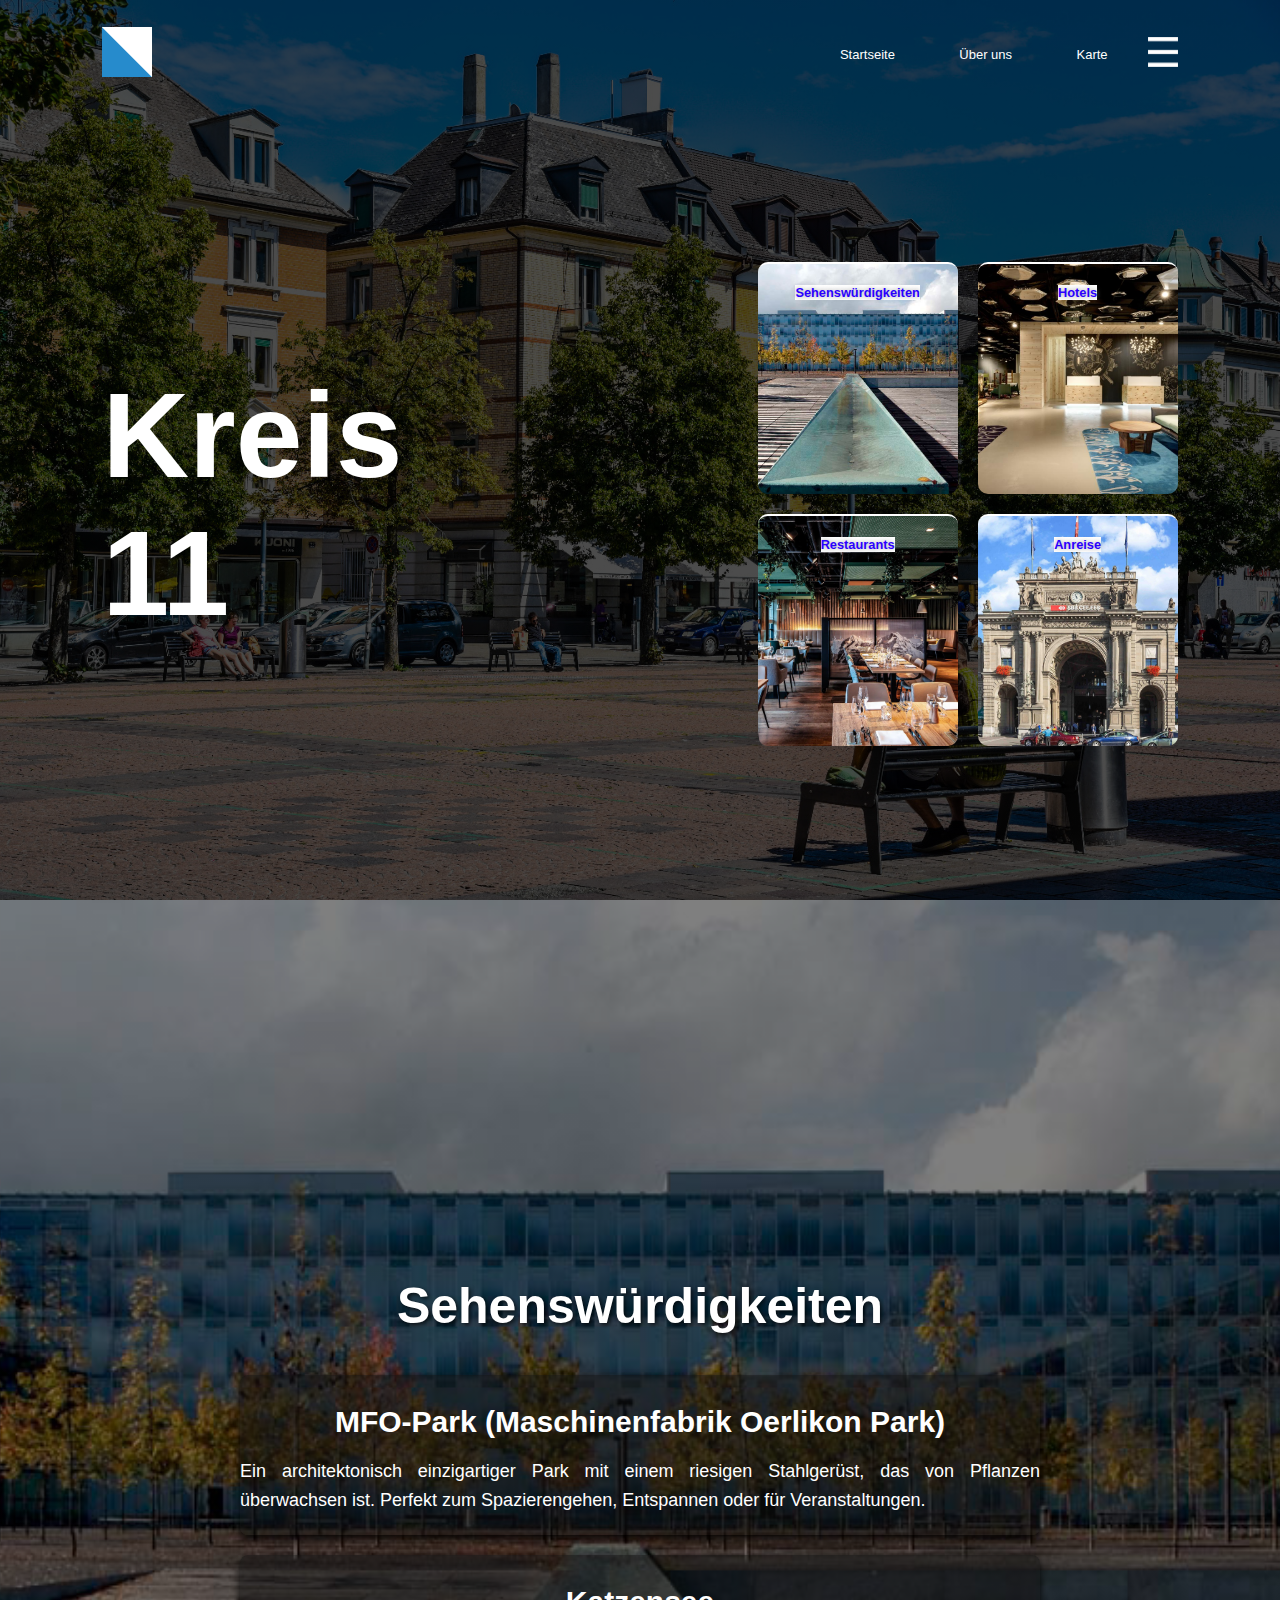
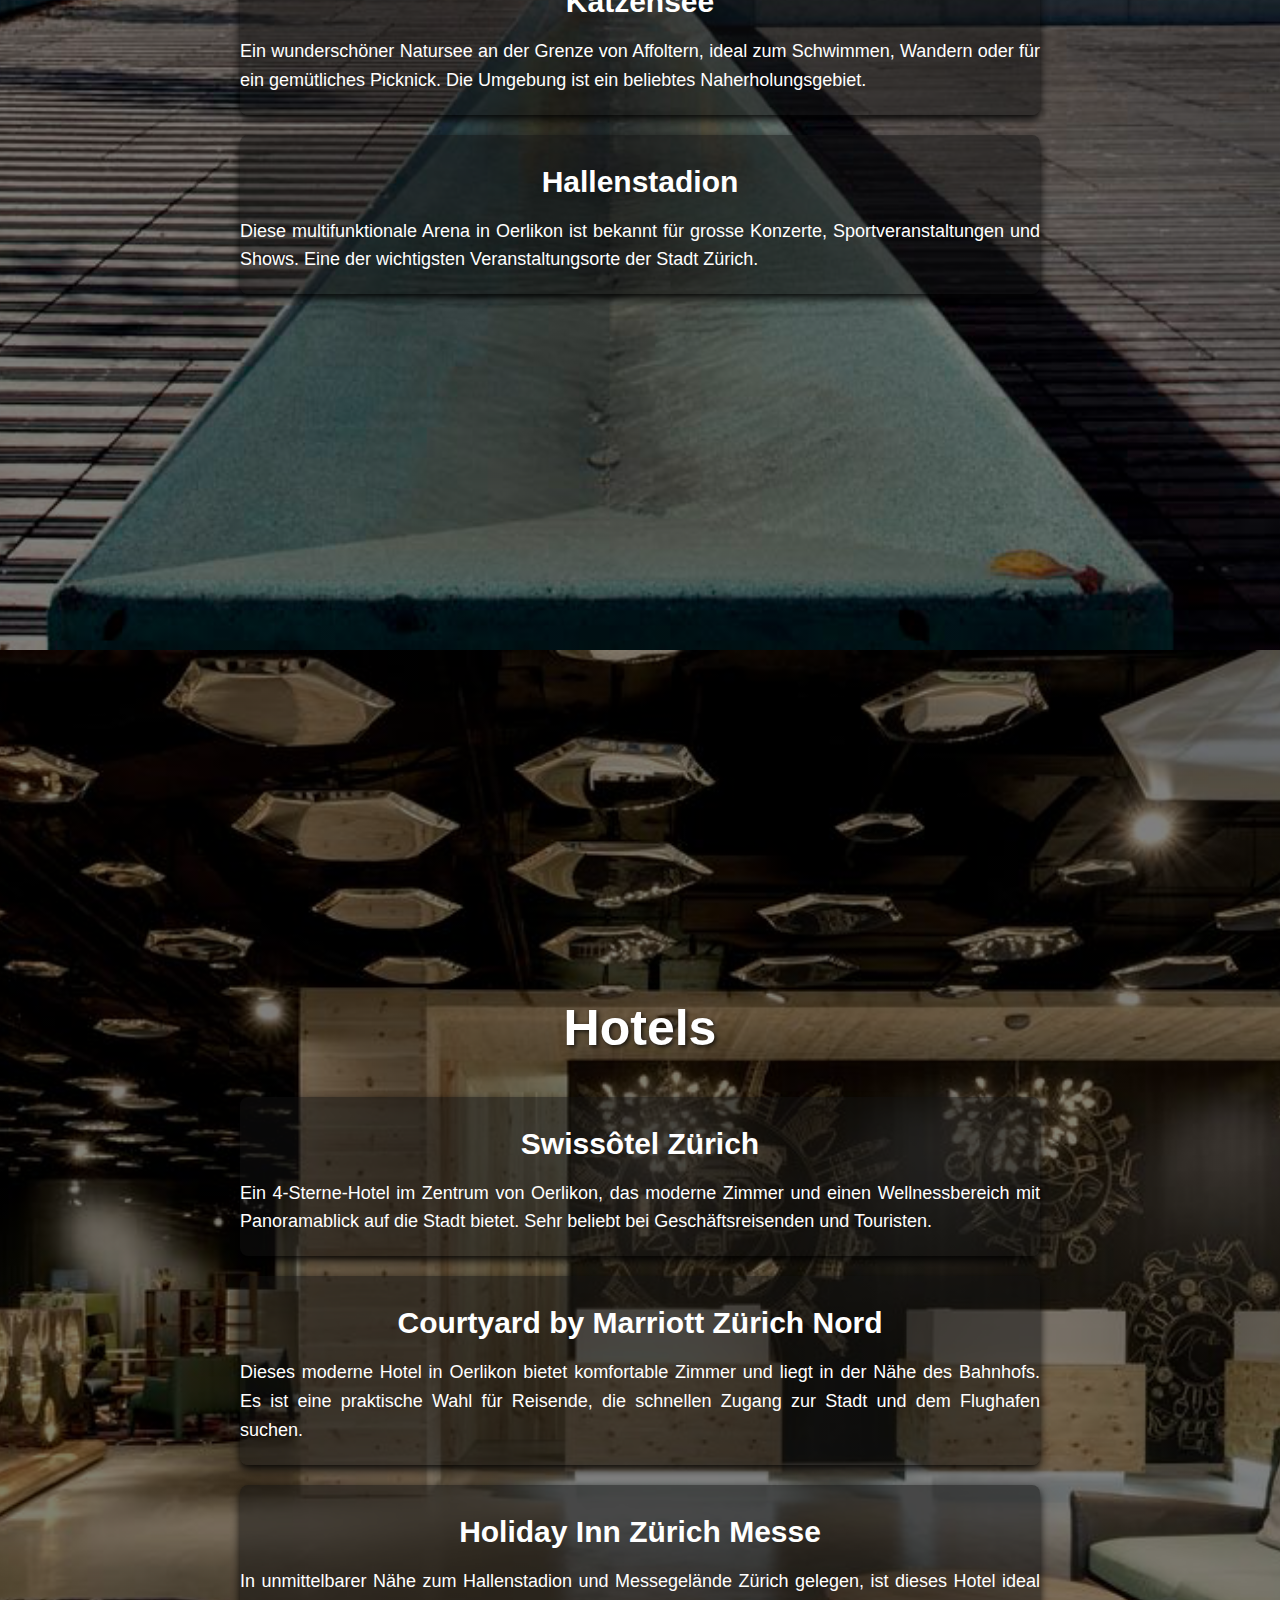
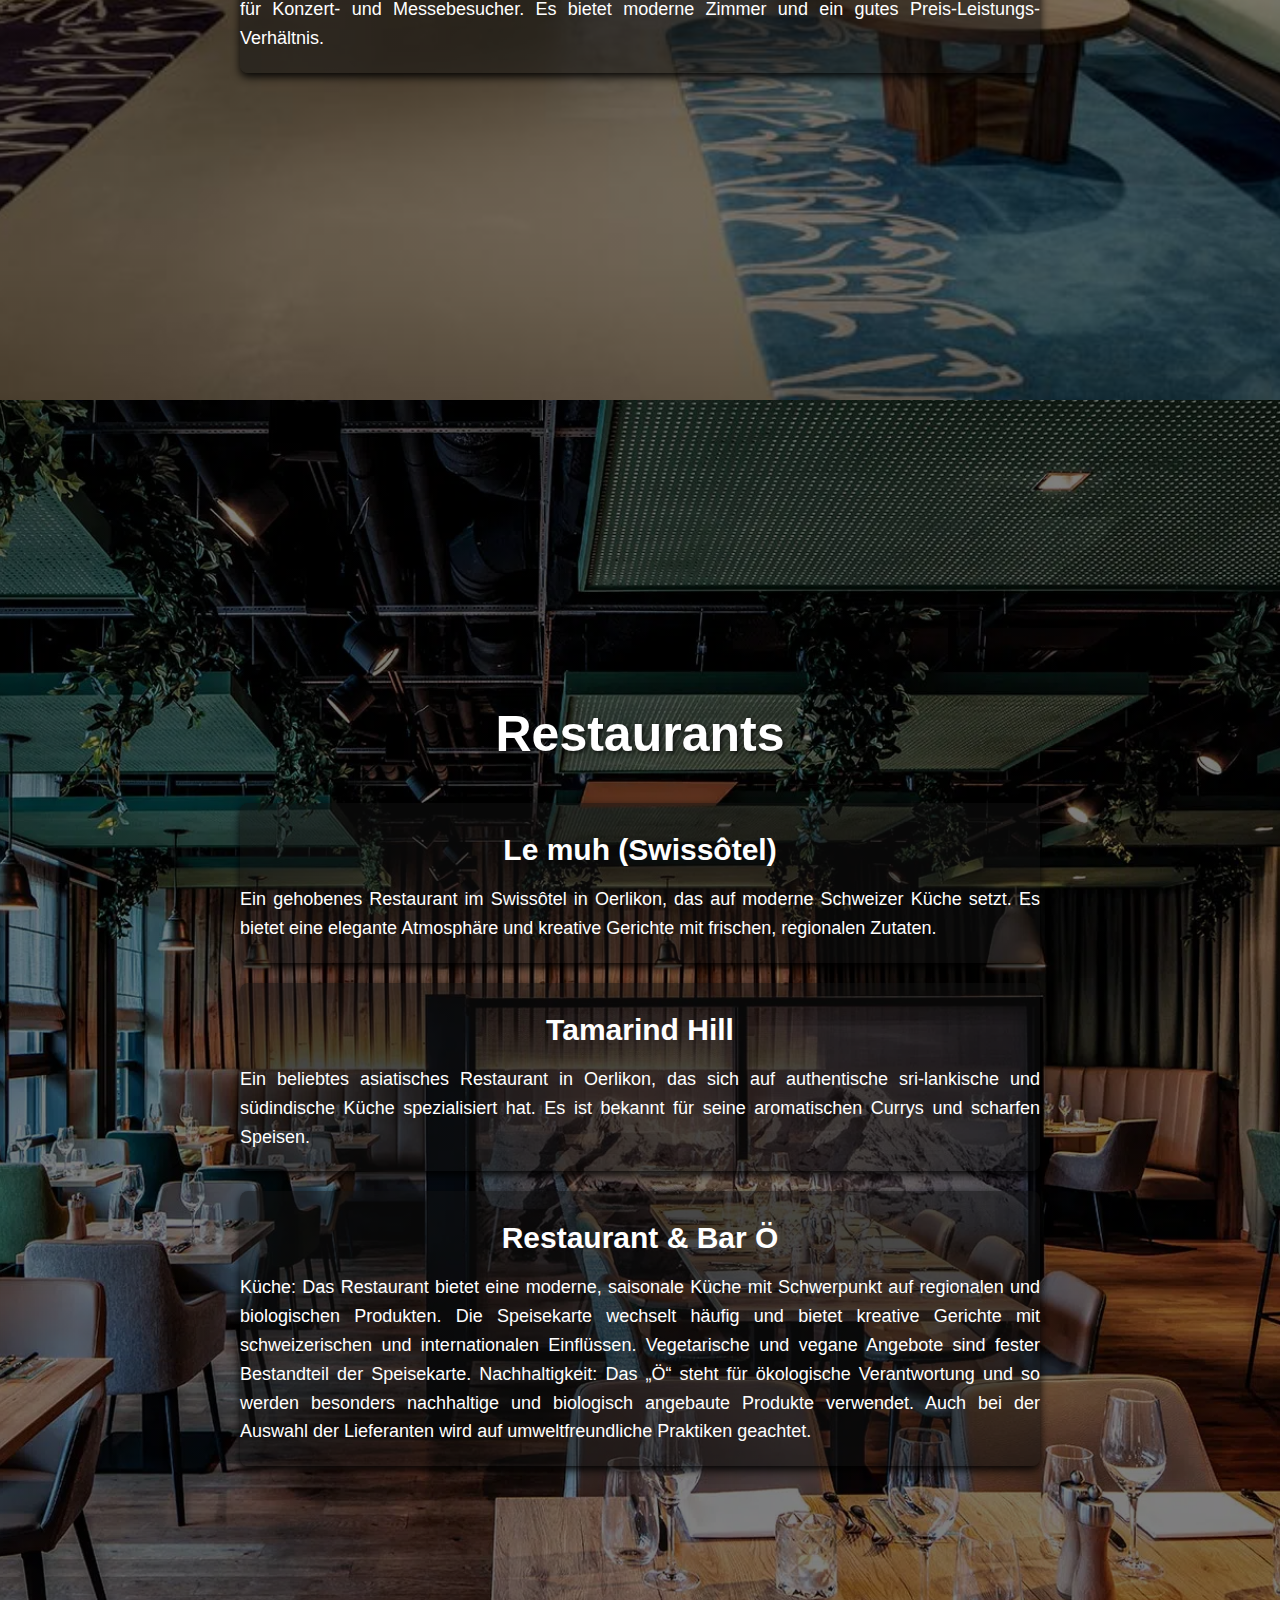
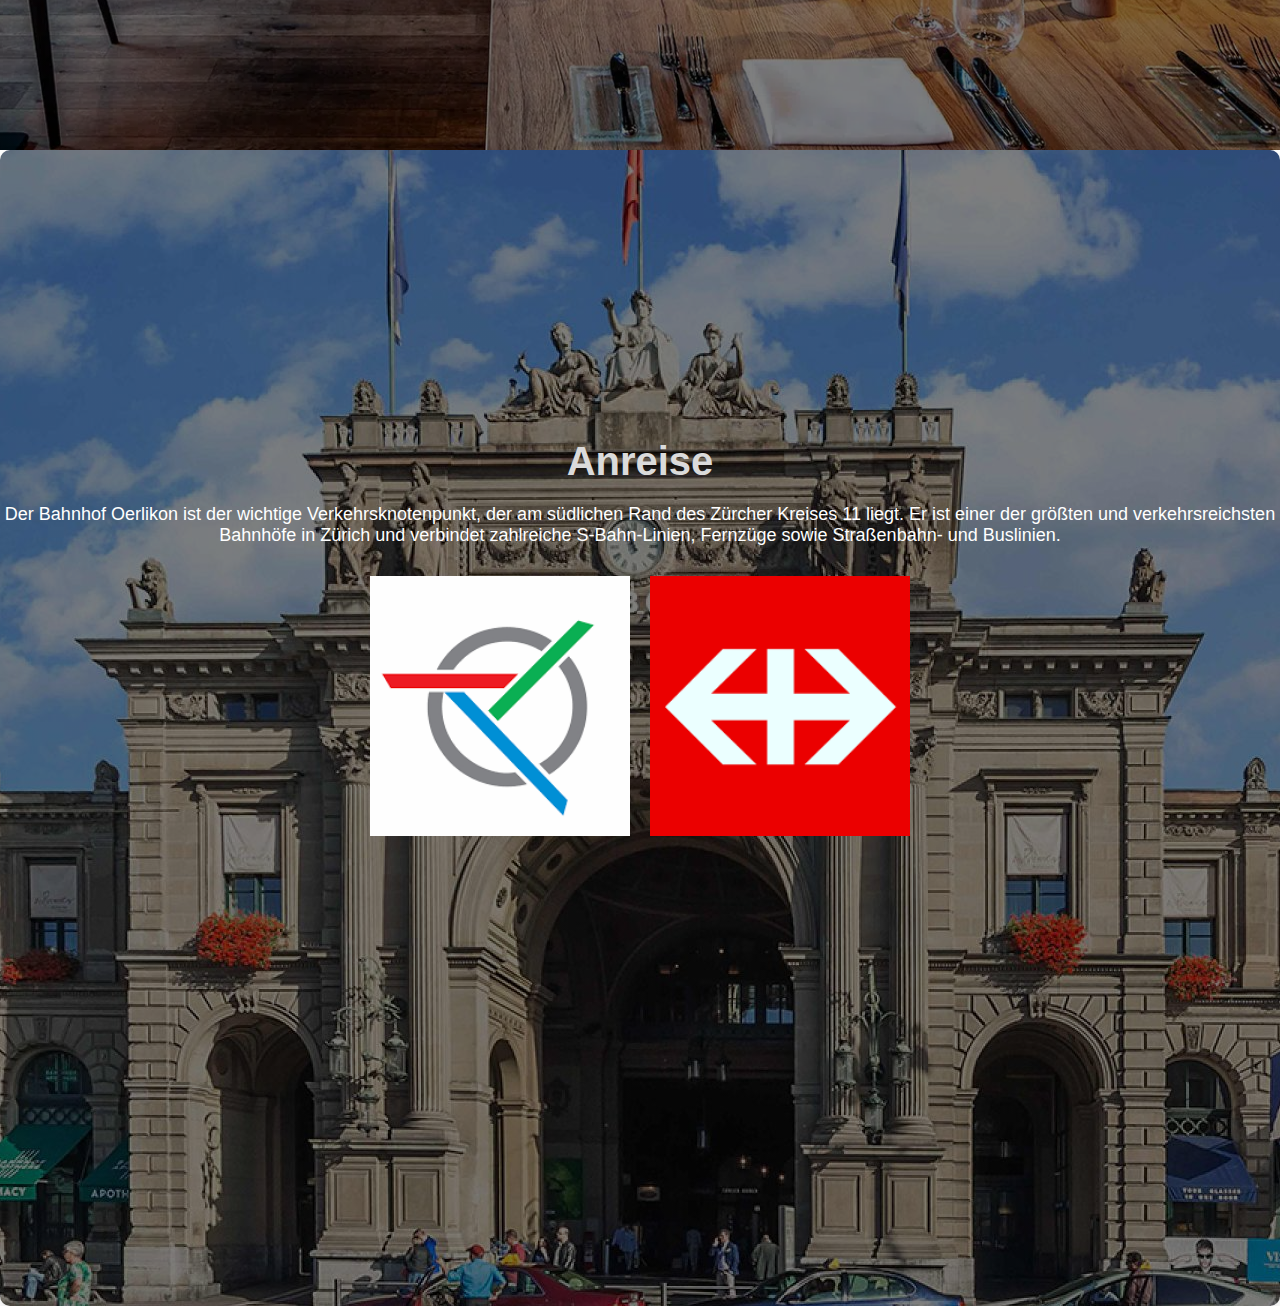
<file: kreis11/kreis11.html>
<!DOCTYPE html>
<html lang="de" class="hide-scrollbar">

<head>
    <meta charset="UTF-8">
    <meta name="viewport" content="width=device-width, initial-scale=1.0">
    <title>Zürich Guide || Kreis 11</title>
    <link rel="stylesheet" href="kreis11.css">
    <link ref="https://fonts.googleapis.com/css2?
    family=Roboto:wght@400;700&display=swap" rel="stylesheet">
    <link rel="icon" type="image/x-icon" href="../Bilder/favicon.ico">
</head>

<body>
    <header>
        <div class="container">
            <div class="navbar">
                <a href="../index.html"><img src="../Bilder/wappen.png" alt="logo" class="logo"></a>
                <nav>
                    <ul>
                        <li><a href="../index.html">Startseite</a></li>
                        <li><a href="../about.html">Über uns</a></li>
                        <li><a href="../karte.html">Karte</a></li>
                    </ul>
                </nav>
                <a href="../index.html"><img src="../Bilder/hamburger.png" alt="menu-icon" class="menu-icon"></a>
            </div>
            <div class="row">
                <h1>Kreis 11</h1>
                <div class="col">

                    <a href="#Sehenswürdigkeiten">
                        <div class="card card1">
                            <h5>Sehenswürdigkeiten</h5>
                        </div>
                    </a>

                    <a href="#Übernachtungsmöglichkeit">
                        <div class="card card2">
                            <h5>Hotels</h5>
                        </div>
                    </a>

                    <a href="#Restaurants">
                        <div class="card card3">
                            <h5>Restaurants</h5>
                        </div>
                    </a>

                    <a href="#Anreise">
                        <div class="card card4">
                            <h5>Anreise</h5>
                        </div>
                    </a>
                </div>
    </header>


    <main></main>

    <section id="Sehenswürdigkeiten">
        <h2>Sehenswürdigkeiten</h2>

        <section class="s1">
            <h3>MFO-Park (Maschinenfabrik Oerlikon Park)</h3>
            <p>
                Ein architektonisch einzigartiger Park mit einem riesigen Stahlgerüst,
                das von Pflanzen überwachsen ist. Perfekt zum Spazierengehen, Entspannen oder für Veranstaltungen.

            </p>
        </section>

        <section class="s2">
            <h3>Katzensee</h3>
            <p>
                Ein wunderschöner Natursee an der Grenze von Affoltern, ideal zum Schwimmen,
                Wandern oder für ein gemütliches Picknick. Die Umgebung ist ein beliebtes Naherholungsgebiet.

            </p>
        </section>

        <section class="s3">
            <h3>Hallenstadion</h3>
            <p>
                Diese multifunktionale Arena in Oerlikon ist bekannt für grosse Konzerte,
                Sportveranstaltungen und Shows. Eine der wichtigsten Veranstaltungsorte der Stadt Zürich.

            </p>
        </section>
    </section>


    <section id="Übernachtungsmöglichkeit">
        <h2>Hotels</h2>

        <section class="u1">
            <h3>Swissôtel Zürich</h3>
            <p>
                Ein 4-Sterne-Hotel im Zentrum von Oerlikon, das moderne Zimmer und einen Wellnessbereich mit
                Panoramablick auf die Stadt bietet. Sehr beliebt bei Geschäftsreisenden und Touristen.

            </p>
        </section>

        <section class="u2">
            <h3>Courtyard by Marriott Zürich Nord</h3>
            <p>
                Dieses moderne Hotel in Oerlikon bietet komfortable Zimmer
                und liegt in der Nähe des Bahnhofs. Es ist eine praktische Wahl für Reisende, die schnellen Zugang zur
                Stadt und dem Flughafen suchen.

            </p>
        </section>

        <section class="u3">
            <h3>Holiday Inn Zürich Messe</h3>
            <p>
                In unmittelbarer Nähe zum Hallenstadion und Messegelände Zürich gelegen,
                ist dieses Hotel ideal für Konzert- und Messebesucher. Es bietet moderne Zimmer und ein gutes
                Preis-Leistungs-Verhältnis.

            </p>
        </section>
    </section>

    <section id="Restaurants">
        <h2>Restaurants</h2>

        <section class="r1">
            <h3>Le muh (Swissôtel)</h3>
            <p>
                Ein gehobenes Restaurant im Swissôtel in Oerlikon,
                das auf moderne Schweizer Küche setzt. Es bietet eine elegante Atmosphäre und kreative Gerichte mit
                frischen, regionalen Zutaten.

            </p>
        </section>

        <section class="r2">
            <h3>Tamarind Hill</h3>
            <p>
                Ein beliebtes asiatisches Restaurant in Oerlikon,
                das sich auf authentische sri-lankische und südindische Küche spezialisiert hat. Es ist bekannt für
                seine aromatischen Currys und scharfen Speisen.

            </p>
        </section>

        <section class="r3">
            <h3>Restaurant & Bar Ö</h3>
            <p>
                Küche: Das Restaurant bietet eine moderne, saisonale Küche mit Schwerpunkt auf regionalen und
                biologischen Produkten. Die Speisekarte wechselt häufig und bietet kreative Gerichte mit schweizerischen
                und internationalen Einflüssen. Vegetarische und vegane Angebote sind fester Bestandteil der
                Speisekarte.
                Nachhaltigkeit: Das „Ö“ steht für ökologische Verantwortung und so werden besonders nachhaltige und
                biologisch angebaute Produkte verwendet. Auch bei der Auswahl der Lieferanten wird auf umweltfreundliche
                Praktiken geachtet.
            </p>
        </section>
    </section>

    <section id="Anreise">
        <h2>Anreise</h2>
        <p>Der Bahnhof Oerlikon ist der wichtige Verkehrsknotenpunkt, der am südlichen Rand des Zürcher Kreises 11
            liegt. Er ist einer der größten und verkehrsreichsten Bahnhöfe in Zürich und verbindet zahlreiche
            S-Bahn-Linien, Fernzüge sowie Straßenbahn- und Buslinien. </p>

        <div class="transport-links">
            <a href="https://www.zvv.ch/zvv/de/fahrplan/fp.html?tab=connections&date=2024-09-05&fromlat=47.3772429&fromlon=8.5314495&fromname=Aktueller%20Standort&time=16%3A05&toid=A%3D1%40O%3DZ%C3%BCrich%2C%20Central%40X%3D8543968%40Y%3D47376811%40U%3D85%40L%3D8588078%40B%3D1%40p%3D1725532456%40&tolat=47.376811&tolon=8.543968&toname=Z%C3%BCrich%2C%20Central"
                target="_blank">
                <img src="../Bilder/ZVV logo.png" alt="ZVV">
            </a>

            <a href="https://www.sbb.ch/de?date=%222024-08-16%22&moment=%22ARRIVAL%22&selected_trip=2&stops=%5B%7B%22type%22%3A%22COORDINATES%22%2C%22label%22%3A%22Aktueller%20Standort%22%2C%22value%22%3A%22%5B8.5352379%2C47.3835027%5D%22%7D%2C%7B%22value%22%3A%228580449%22%2C%22type%22%3A%22ID%22%2C%22label%22%3A%22Z%C3%BCrich%20Oerlikon%2C%20Bahnhof%22%7D%5D&time=%2216%3A30%22"
                target="_blank">
                <img src="../Bilder/SBB logo.png" alt="SBB">
            </a>
        </div>
    </section>
    </main>



</body>

</html>
</file>
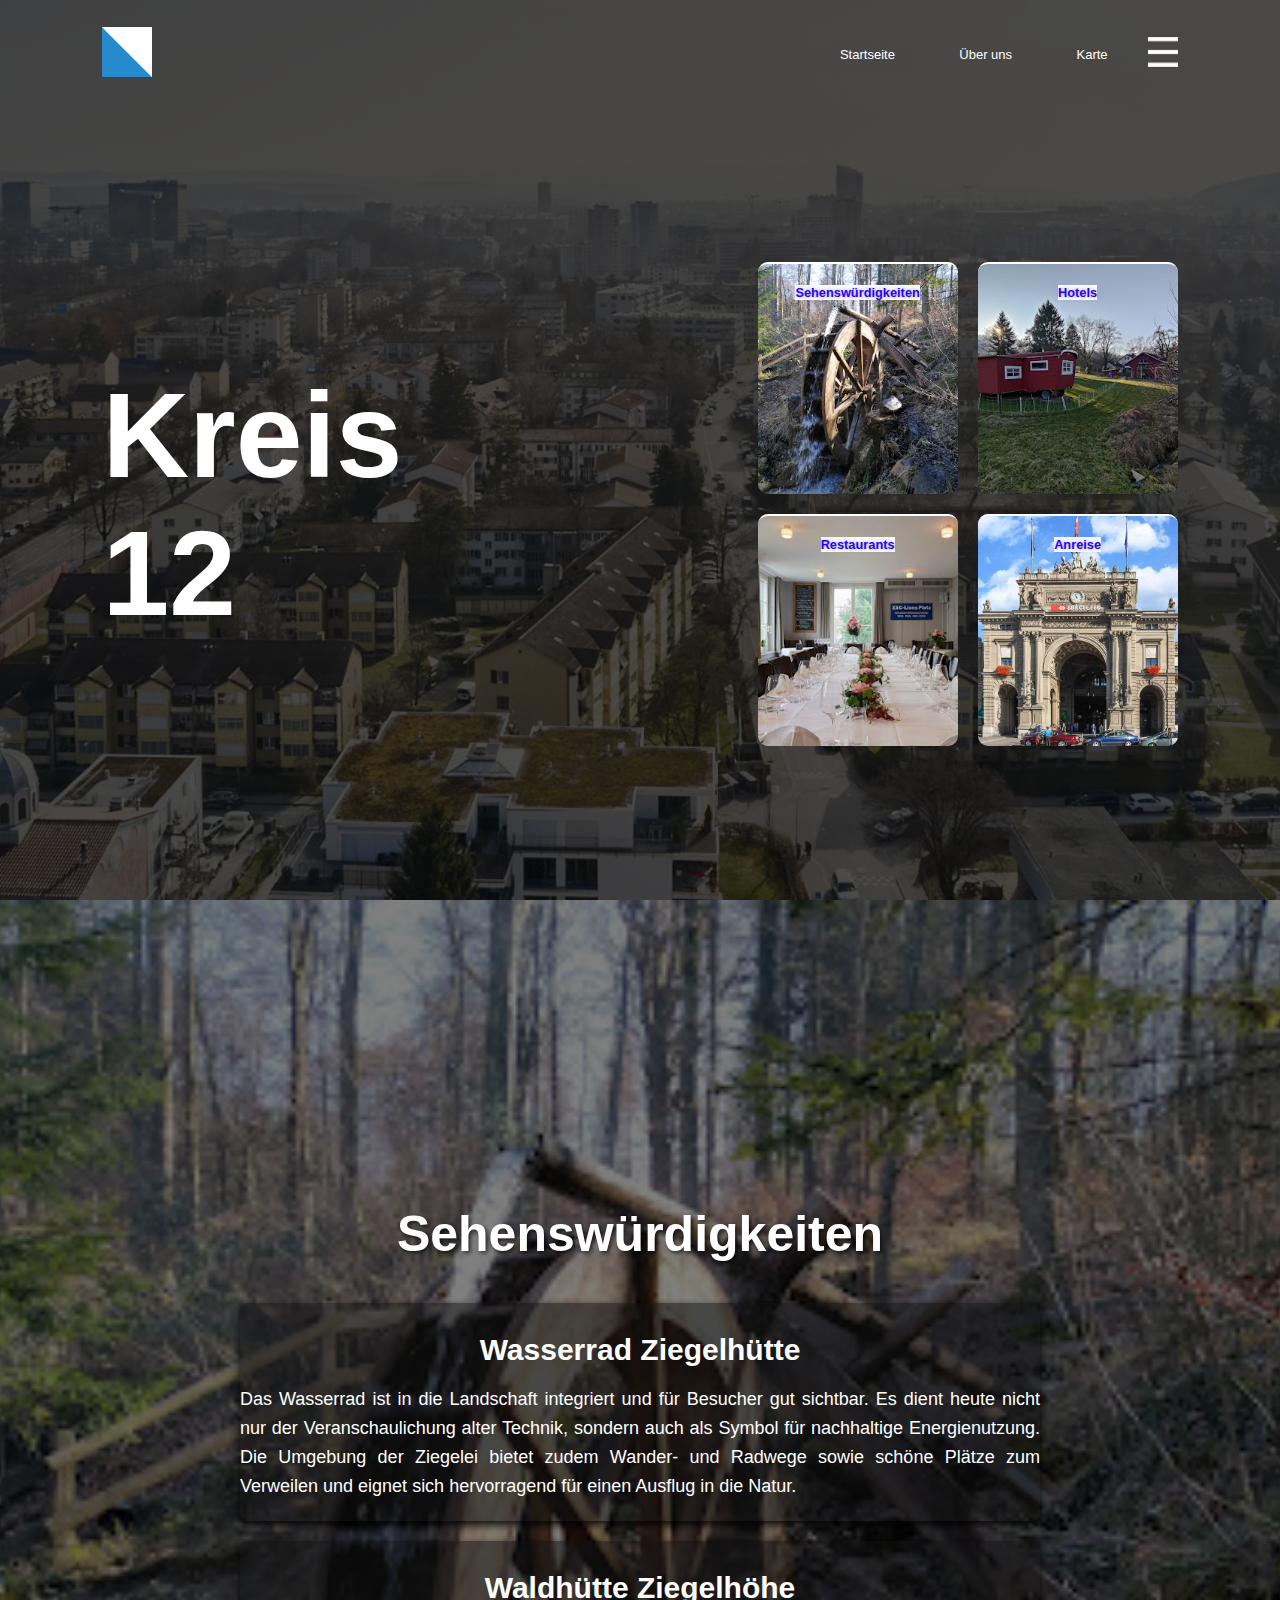
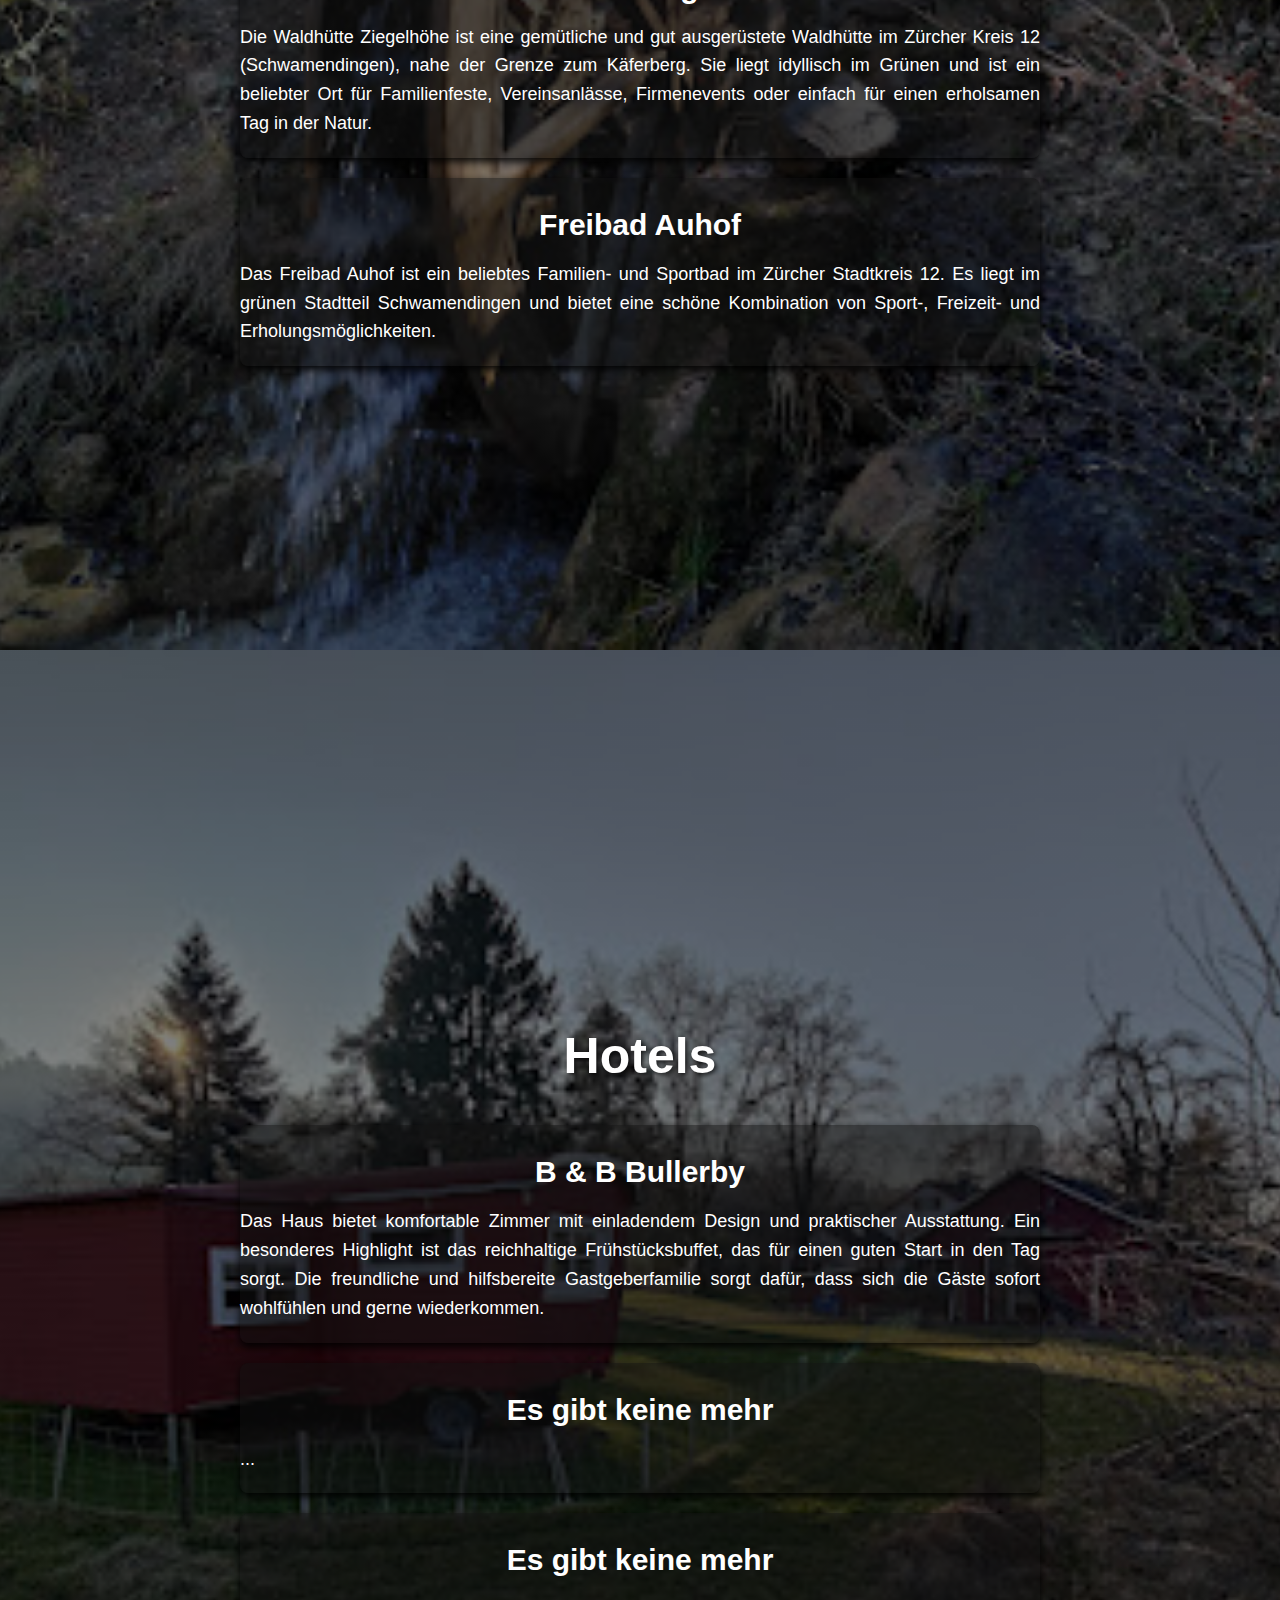
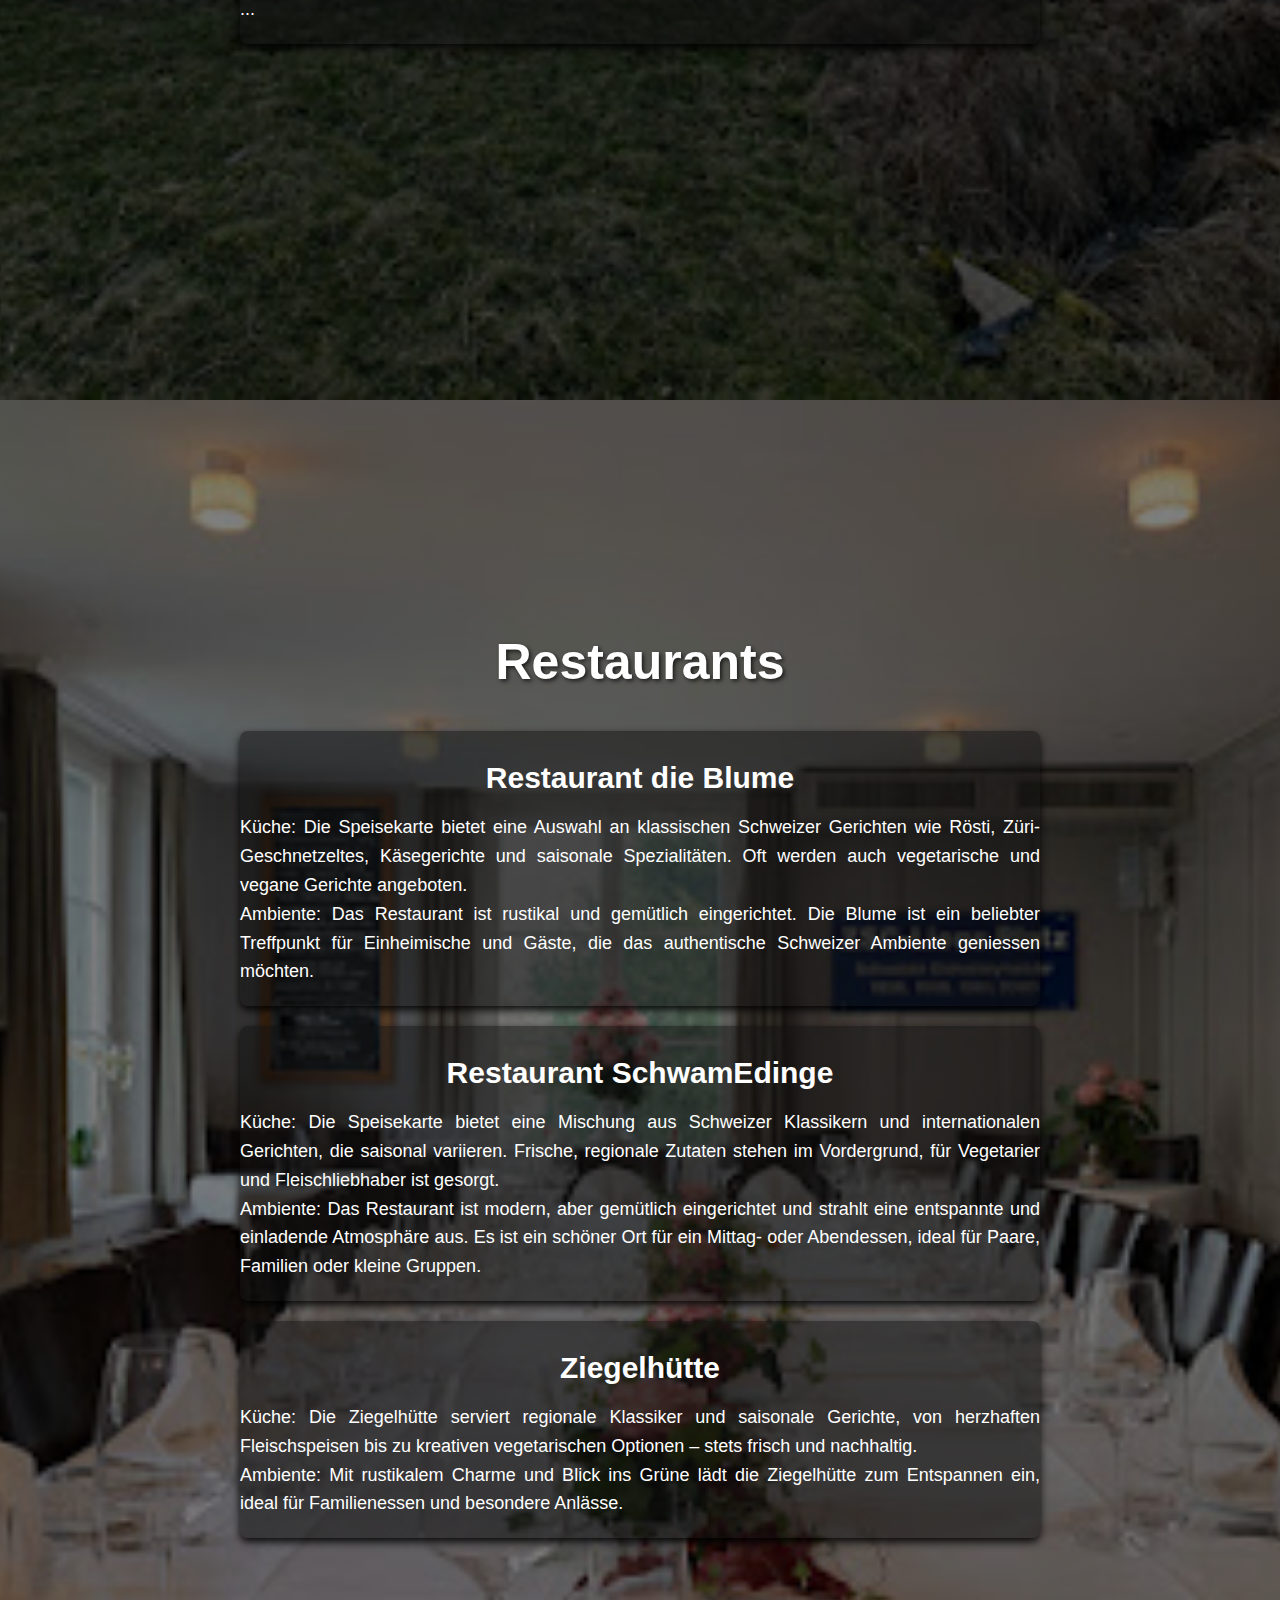
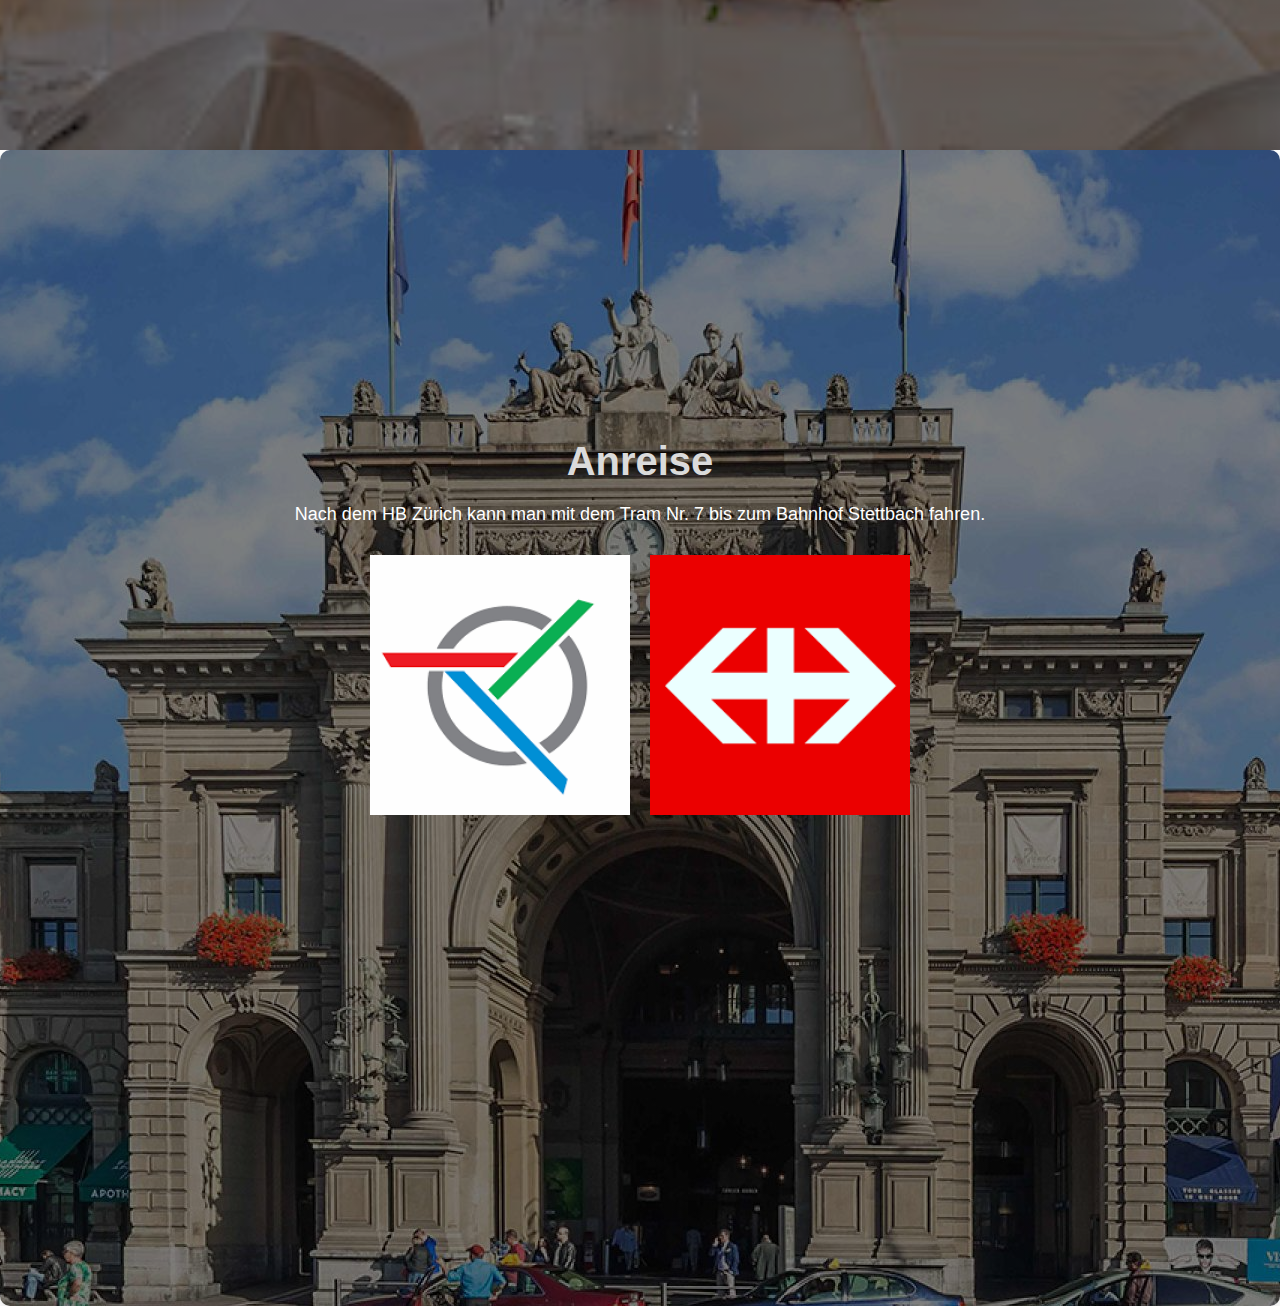
<file: kreis12/kreis12.html>
<!DOCTYPE html>
<html lang="de" class="hide-scrollbar">

<head>
    <meta charset="UTF-8">
    <meta name="viewport" content="width=device-width, initial-scale=1.0">
    <title>Zürich Guide || Kreis 12</title>
    <link rel="stylesheet" href="kreis12.css">
    <link ref="https://fonts.googleapis.com/css2?
    family=Roboto:wght@400;700&display=swap" rel="stylesheet">
    <link rel="icon" type="image/x-icon" href="../Bilder/favicon.ico">
</head>

<body>
    <header>
        <div class="container">
            <div class="navbar">
                <a href="../index.html"><img src="../Bilder/wappen.png" alt="menu-icon" class="logo"></a>
                <nav>
                    <ul>
                        <li><a href="../index.html">Startseite</a></li>
                        <li><a href="../about.html">Über uns</a></li>
                        <li><a href="../karte.html">Karte</a></li>
                    </ul>
                </nav>
                <a href="../index.html"><img src="../Bilder/hamburger.png" alt="menu-icon" class="menu-icon"></a>
            </div>
            <div class="row">
                <h1>Kreis 12</h1>
                <div class="col">

                    <a href="#Sehenswürdigkeiten">
                        <div class="card card1">
                            <h5>Sehenswürdigkeiten</h5>
                        </div>
                    </a>

                    <a href="#Übernachtungsmöglichkeit">
                        <div class="card card2">
                            <h5>Hotels</h5>
                        </div>
                    </a>

                    <a href="#Restaurants">
                        <div class="card card3">
                            <h5>Restaurants</h5>
                        </div>
                    </a>

                    <a href="#Anreise">
                        <div class="card card4">
                            <h5>Anreise</h5>
                        </div>
                    </a>
                </div>
    </header>


    <main></main>

    <section id="Sehenswürdigkeiten">
        <h2>Sehenswürdigkeiten</h2>

        <section class="s1">
            <h3>Wasserrad Ziegelhütte</h3>
            <p>
                Das Wasserrad ist in die Landschaft integriert und für Besucher gut sichtbar. Es dient heute nicht nur
                der Veranschaulichung alter Technik, sondern auch als Symbol für nachhaltige Energienutzung. Die
                Umgebung der Ziegelei bietet zudem Wander- und Radwege sowie schöne Plätze zum Verweilen und eignet sich
                hervorragend für einen Ausflug in die Natur.
            </p>
        </section>

        <section class="s2">
            <h3>Waldhütte Ziegelhöhe</h3>
            <p>
                Die Waldhütte Ziegelhöhe ist eine gemütliche und gut ausgerüstete Waldhütte im Zürcher Kreis 12
                (Schwamendingen), nahe der Grenze zum Käferberg. Sie liegt idyllisch im Grünen und ist ein beliebter Ort
                für Familienfeste, Vereinsanlässe, Firmenevents oder einfach für einen erholsamen Tag in der Natur.

            </p>
        </section>

        <section class="s3">
            <h3>Freibad Auhof</h3>
            <p>
                Das Freibad Auhof ist ein beliebtes Familien- und Sportbad im Zürcher Stadtkreis 12. Es liegt im grünen
                Stadtteil Schwamendingen und bietet eine schöne Kombination von Sport-, Freizeit- und
                Erholungsmöglichkeiten.
            </p>
        </section>
    </section>


    <section id="Übernachtungsmöglichkeit">
        <h2>Hotels</h2>

        <section class="u1">
            <h3>B & B Bullerby</h3>
            <p>
                Das Haus bietet komfortable Zimmer mit einladendem Design und praktischer Ausstattung. Ein besonderes
                Highlight ist das reichhaltige Frühstücksbuffet, das für einen guten Start in den Tag sorgt. Die
                freundliche und hilfsbereite Gastgeberfamilie sorgt dafür, dass sich die Gäste sofort wohlfühlen und
                gerne wiederkommen.
            </p>
        </section>

        <section class="u2">
            <h3>Es gibt keine mehr </h3>
            <p>
                ...
            </p>
        </section>

        <section class="u3">
            <h3>Es gibt keine mehr</h3>
            <p>
                ...
            </p>
        </section>
    </section>

    <section id="Restaurants">
        <h2>Restaurants</h2>

        <section class="r1">
            <h3>Restaurant die Blume</h3>
            <p>
                Küche: Die Speisekarte bietet eine Auswahl an klassischen Schweizer Gerichten wie Rösti,
                Züri-Geschnetzeltes, Käsegerichte und saisonale Spezialitäten. Oft werden auch vegetarische und vegane
                Gerichte angeboten. <br>
                Ambiente: Das Restaurant ist rustikal und gemütlich eingerichtet. Die Blume ist ein beliebter Treffpunkt
                für Einheimische und Gäste, die das authentische Schweizer Ambiente geniessen möchten.
            </p>
        </section>

        <section class="r2">
            <h3>Restaurant SchwamEdinge</h3>
            <p>
                Küche: Die Speisekarte bietet eine Mischung aus Schweizer Klassikern und internationalen Gerichten, die
                saisonal variieren. Frische, regionale Zutaten stehen im Vordergrund, für Vegetarier und
                Fleischliebhaber ist gesorgt. <br>
                Ambiente: Das Restaurant ist modern, aber gemütlich eingerichtet und strahlt eine entspannte und
                einladende Atmosphäre aus. Es ist ein schöner Ort für ein Mittag- oder Abendessen, ideal für Paare,
                Familien oder kleine Gruppen.
            </p>
        </section>

        <section class="r3">
            <h3>Ziegelhütte</h3>
            <p>

                Küche: Die Ziegelhütte serviert regionale Klassiker und saisonale Gerichte, von herzhaften
                Fleischspeisen bis zu kreativen vegetarischen Optionen – stets frisch und nachhaltig. <br>

                Ambiente: Mit rustikalem Charme und Blick ins Grüne lädt die Ziegelhütte zum Entspannen ein, ideal für
                Familienessen und besondere Anlässe.
            </p>
        </section>
    </section>

    <section id="Anreise">
        <h2>Anreise</h2>
        <p>Nach dem HB Zürich kann man mit dem Tram Nr. 7 bis zum Bahnhof Stettbach fahren.</p>

        <div class="transport-links">
            <a href="https://www.zvv.ch/zvv/de/fahrplan/fp.html?tab=connections&date=2024-09-05&fromlat=47.3772429&fromlon=8.5314495&fromname=Aktueller%20Standort&time=16%3A05&toid=A%3D1%40O%3DZ%C3%BCrich%2C%20Central%40X%3D8543968%40Y%3D47376811%40U%3D85%40L%3D8588078%40B%3D1%40p%3D1725532456%40&tolat=47.376811&tolon=8.543968&toname=Z%C3%BCrich%2C%20Central"
                target="_blank">
                <img src="../Bilder/ZVV logo.png" alt="ZVV">
            </a>

            <a href="https://www.sbb.ch/de?date=%222024-10-25%22&moment=%22DEPARTURE%22&stops=%5B%7B%22value%22%3A%228503000%22%2C%22type%22%3A%22ID%22%2C%22label%22%3A%22Z%C3%BCrich%20HB%22%7D%2C%7B%22value%22%3A%228591349%22%2C%22type%22%3A%22ID%22%2C%22label%22%3A%22Z%C3%BCrich%2C%20Schwamendingerplatz%22%7D%5D&time=%2211%3A23%22"
                target="_blank">
                <img src="../Bilder/SBB logo.png" alt="SBB">
            </a>
        </div>
    </section>
    </main>



</body>

</html>
</file>
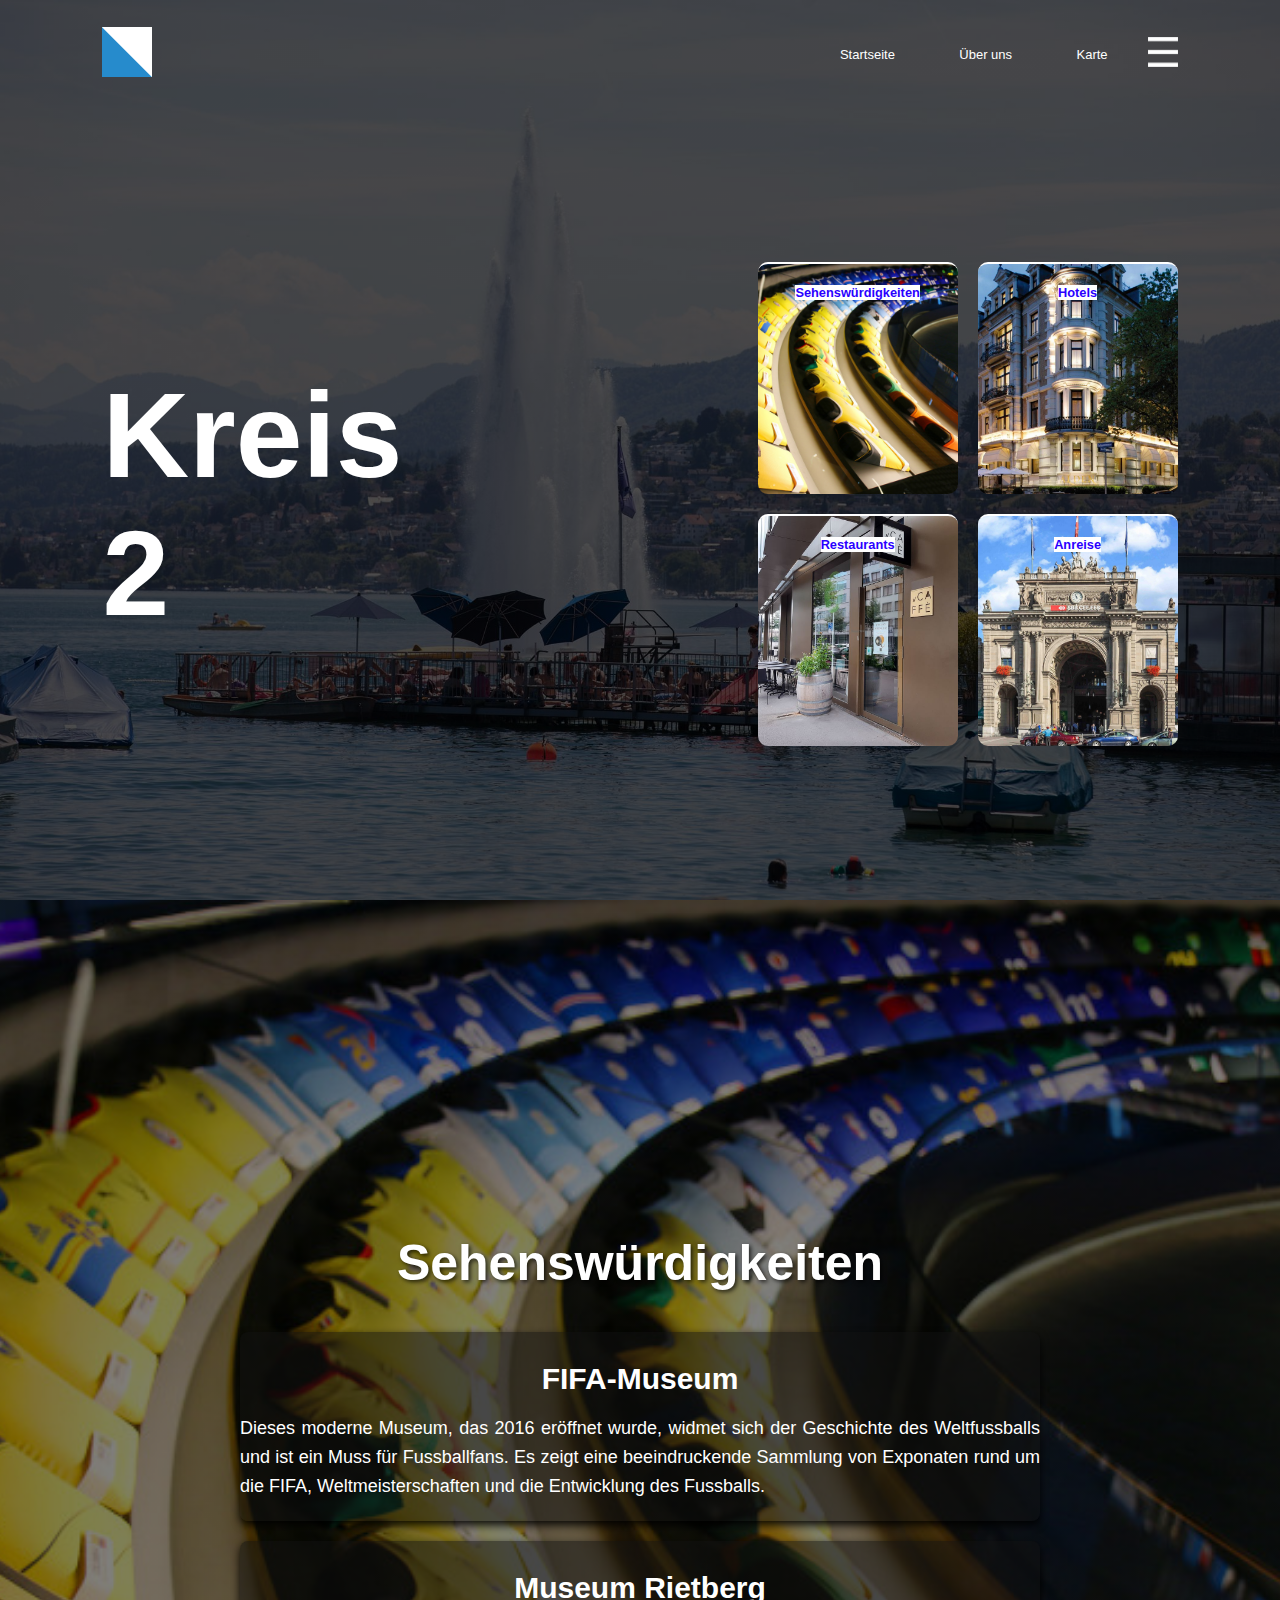
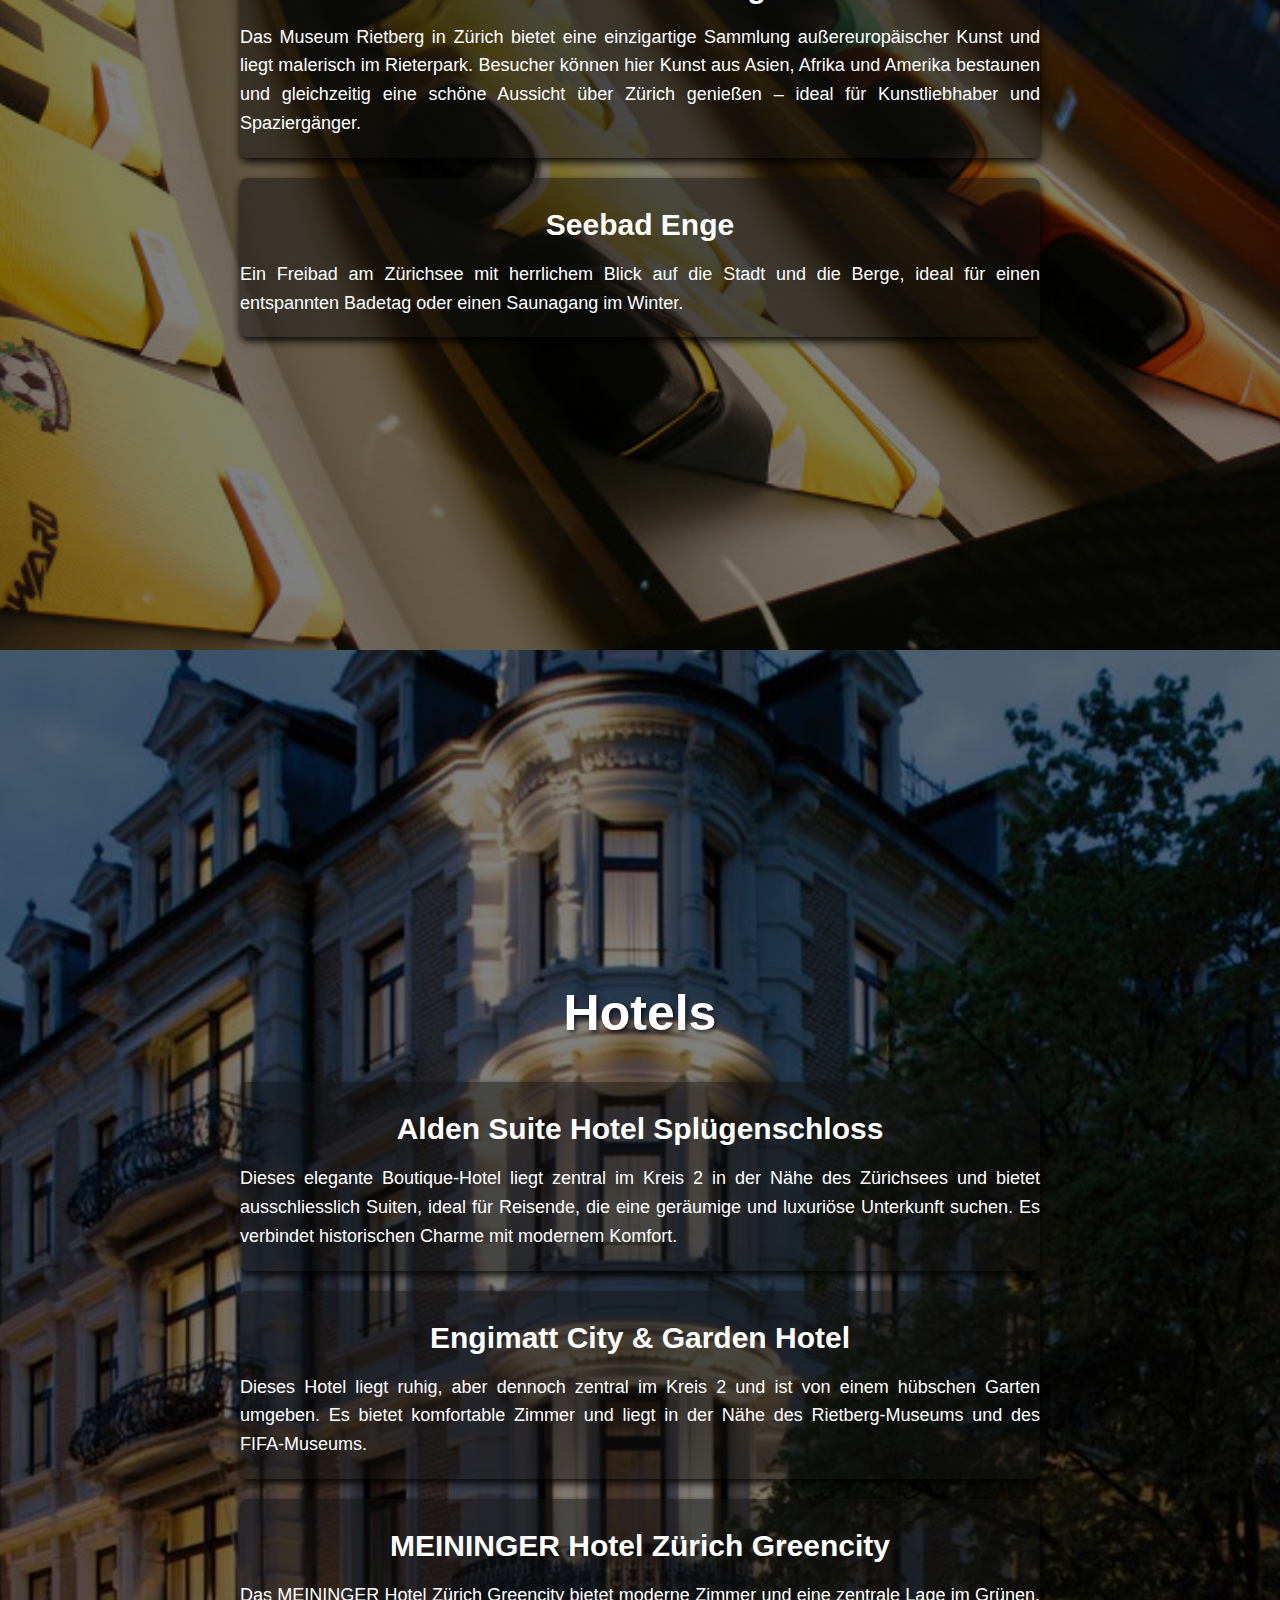
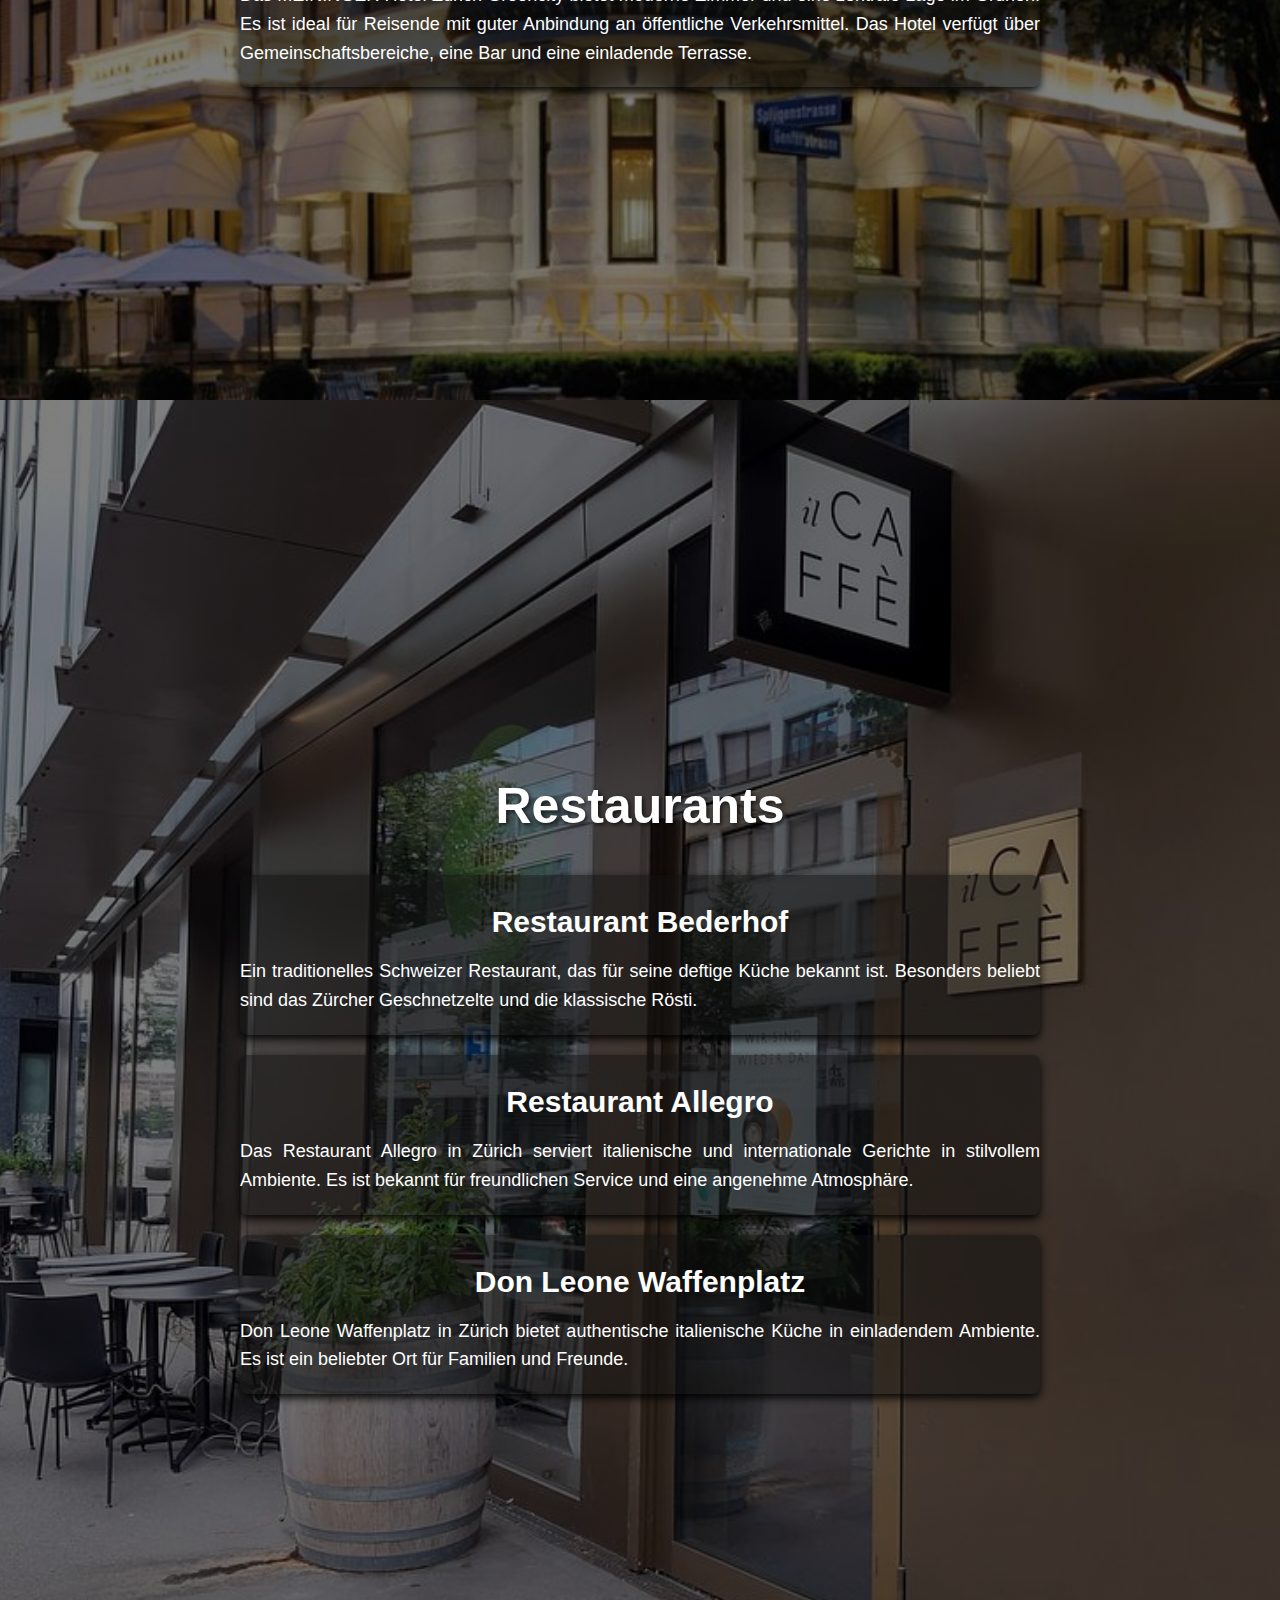
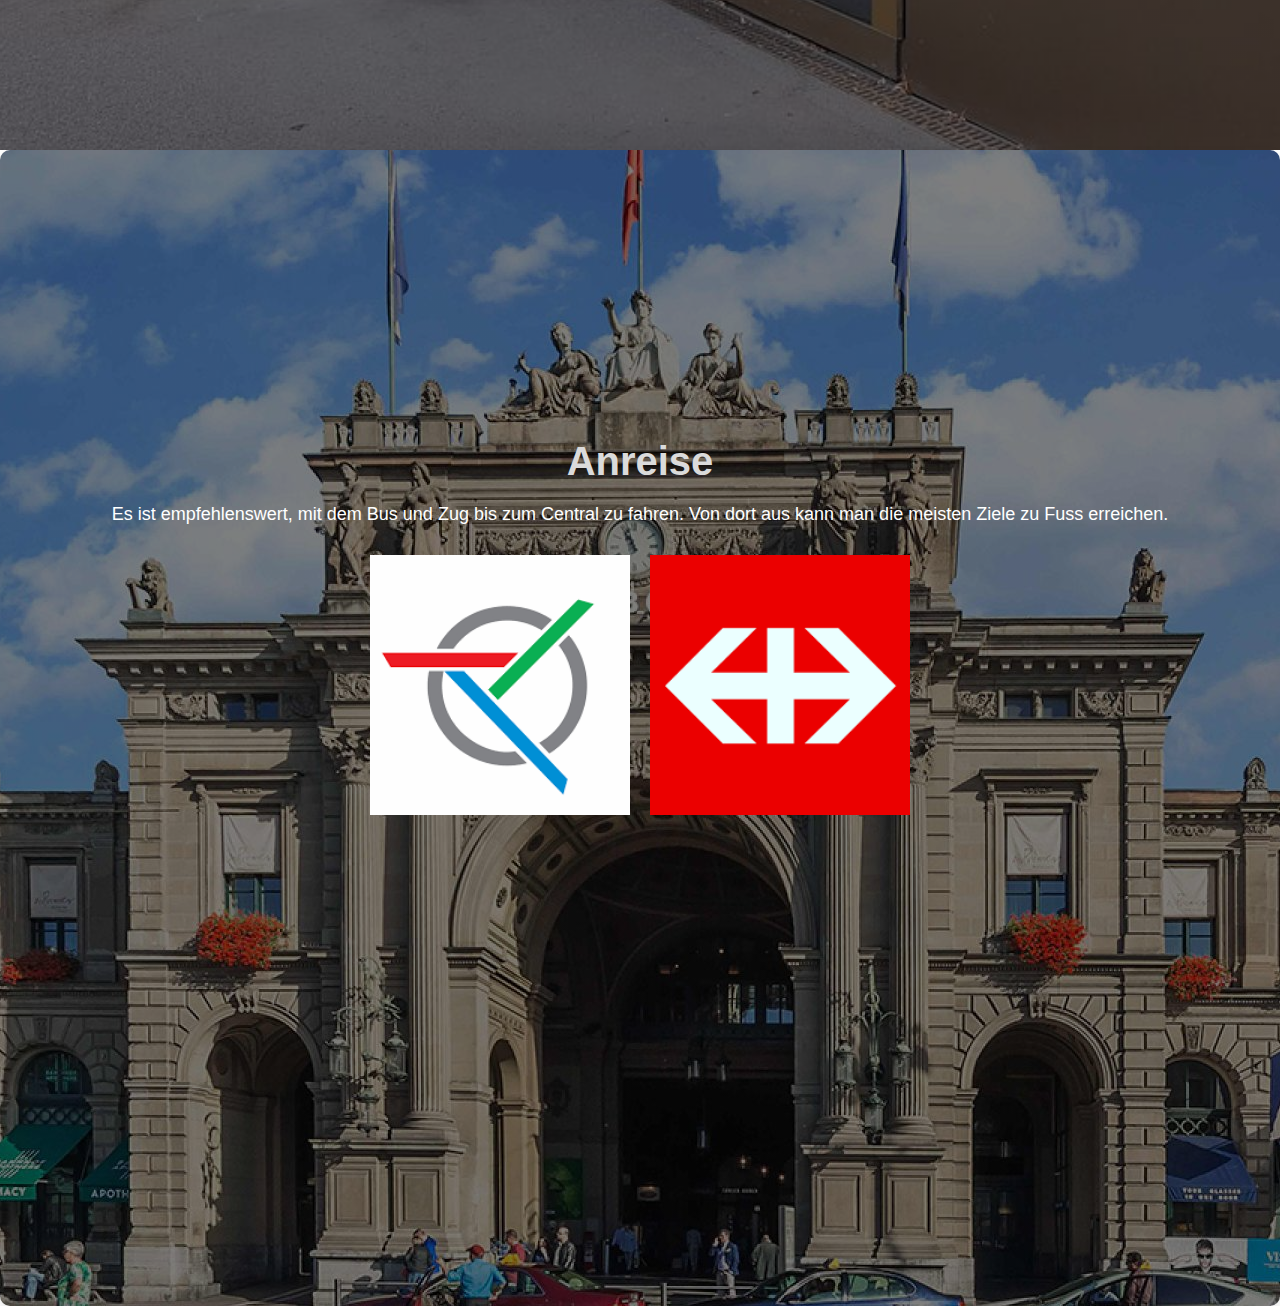
<file: kreis2/kreis2.html>
<!DOCTYPE html>
<html lang="de" class="hide-scrollbar">

<head>
    <meta charset="UTF-8">
    <meta name="viewport" content="width=device-width, initial-scale=1.0">
    <title>Zürich Guide || Kreis 2</title>
    <link rel="stylesheet" href="kreis2.css">
    <link ref="https://fonts.googleapis.com/css2?
    family=Roboto:wght@400;700&display=swap" rel="stylesheet">
    <link rel="icon" type="image/x-icon" href="../Bilder/favicon.ico">
</head>

<body>
    <header>
        <div class="container">
            <div class="navbar">
                <a href="../index.html"><img src="../Bilder/wappen.png" class="logo"></a>
                <nav>
                    <ul>
                        <li><a href="../index.html">Startseite</a></li>
                        <li><a href="../about.html">Über uns</a></li>
                        <li><a href="../karte.html">Karte</a></li>
                    </ul>
                </nav>
                <a href="../index.html"><img src="../Bilder/hamburger.png" class="menu-icon"></a>
            </div>
            <div class="row">
                <h1>Kreis 2</h1>
                <div class="col">

                    <a href="#Sehenswürdigkeiten">
                        <div class="card card1">
                            <h5>Sehenswürdigkeiten</h5>
                        </div>
                    </a>

                    <a href="#Übernachtungsmöglichkeit">
                        <div class="card card2">
                            <h5>Hotels</h5>
                        </div>
                    </a>

                    <a href="#Restaurants">
                        <div class="card card3">
                            <h5>Restaurants</h5>
                        </div>
                    </a>

                    <a href="#Anreise">
                        <div class="card card4">
                            <h5>Anreise</h5>
                        </div>
                    </a>
                </div>
    </header>


    <main></main>

    <section id="Sehenswürdigkeiten">
        <h2>Sehenswürdigkeiten</h2>

        <section class="s1">
            <h3>FIFA-Museum</h3>
            <p>
                Dieses moderne Museum, das 2016 eröffnet wurde, widmet sich der Geschichte des Weltfussballs und ist ein
                Muss für Fussballfans.
                Es zeigt eine beeindruckende Sammlung von Exponaten rund um die FIFA, Weltmeisterschaften und die
                Entwicklung des Fussballs.
            </p>
        </section>

        <section class="s2">
            <h3>Museum Rietberg</h3>
            <p>
                Das Museum Rietberg in Zürich bietet eine einzigartige Sammlung außereuropäischer Kunst und liegt
                malerisch im Rieterpark. Besucher können hier Kunst aus Asien, Afrika und Amerika bestaunen und
                gleichzeitig eine schöne Aussicht über Zürich genießen – ideal für Kunstliebhaber und Spaziergänger.
            </p>
        </section>

        <section class="s3">
            <h3>Seebad Enge</h3>
            <p>
                Ein Freibad am Zürichsee mit herrlichem Blick auf die Stadt und die Berge, ideal für einen entspannten
                Badetag oder einen Saunagang im Winter.
            </p>
        </section>
    </section>


    <section id="Übernachtungsmöglichkeit">
        <h2>Hotels</h2>

        <section class="u1">
            <h3>Alden Suite Hotel Splügenschloss</h3>
            <p>
                Dieses elegante Boutique-Hotel liegt zentral im Kreis 2 in der Nähe des Zürichsees und bietet
                ausschliesslich Suiten, ideal für Reisende, die eine geräumige und luxuriöse Unterkunft suchen.
                Es verbindet historischen Charme mit modernem Komfort.
            </p>
        </section>

        <section class="u2">
            <h3>Engimatt City & Garden Hotel</h3>
            <p>
                Dieses Hotel liegt ruhig, aber dennoch zentral im Kreis 2 und ist von einem hübschen Garten umgeben.
                Es bietet komfortable Zimmer und liegt in der Nähe des Rietberg-Museums und des FIFA-Museums.
            </p>
        </section>

        <section class="u3">
            <h3>MEININGER Hotel Zürich Greencity</h3>
            <p>
                Das MEININGER Hotel Zürich Greencity bietet moderne Zimmer und eine zentrale Lage im Grünen. Es ist
                ideal für Reisende mit guter Anbindung an öffentliche Verkehrsmittel. Das Hotel verfügt über
                Gemeinschaftsbereiche, eine Bar und eine einladende Terrasse.
            </p>
        </section>
    </section>

    <section id="Restaurants">
        <h2>Restaurants</h2>

        <section class="r1">
            <h3>Restaurant Bederhof</h3>
            <p>
                Ein traditionelles Schweizer Restaurant, das für seine deftige Küche bekannt ist. Besonders beliebt sind
                das Zürcher Geschnetzelte und die klassische Rösti.
            </p>
        </section>

        <section class="r2">
            <h3>Restaurant Allegro</h3>
            <p>
                Das Restaurant Allegro in Zürich serviert italienische und internationale Gerichte in stilvollem
                Ambiente. Es ist bekannt für freundlichen Service und eine angenehme Atmosphäre.
            </p>
        </section>

        <section class="r3">
            <h3>Don Leone Waffenplatz</h3>
            <p>
                Don Leone Waffenplatz in Zürich bietet authentische italienische Küche in einladendem Ambiente. Es ist
                ein beliebter Ort für Familien und Freunde.
            </p>
        </section>
    </section>

    <section id="Anreise">
        <h2>Anreise</h2>
        <p>Es ist empfehlenswert, mit dem Bus und Zug bis zum Central zu fahren.
            Von dort aus kann man die meisten Ziele zu Fuss erreichen.</p>

        <div class="transport-links">
            <a href="https://www.zvv.ch/zvv/de/fahrplan/fp.html?tab=connections&date=2024-09-05&fromlat=47.3772429&fromlon=8.5314495&fromname=Aktueller%20Standort&time=16%3A05&toid=A%3D1%40O%3DZ%C3%BCrich%2C%20Central%40X%3D8543968%40Y%3D47376811%40U%3D85%40L%3D8588078%40B%3D1%40p%3D1725532456%40&tolat=47.376811&tolon=8.543968&toname=Z%C3%BCrich%2C%20Central"
                target="_blank">
                <img src="../Bilder/ZVV logo.png" alt="ZVV">
            </a>

            <a href="https://www.sbb.ch/de?date=%222024-08-16%22&moment=%22ARRIVAL%22&selected_trip=2&stops=%5B%7B%22type%22%3A%22COORDINATES%22%2C%22label%22%3A%22Aktueller%20Standort%22%2C%22value%22%3A%22%5B8.5352379%2C47.3835027%5D%22%7D%2C%7B%22value%22%3A%228588078%22%2C%22type%22%3A%22ID%22%2C%22label%22%3A%22Z%C3%BCrich%2C%20Central%22%7D%5D&time=%2216%3A30%22"
                target="_blank">
                <img src="../Bilder/SBB logo.png" alt="SBB">
            </a>
        </div>
    </section>
    </main>



</body>

</html>
</file>
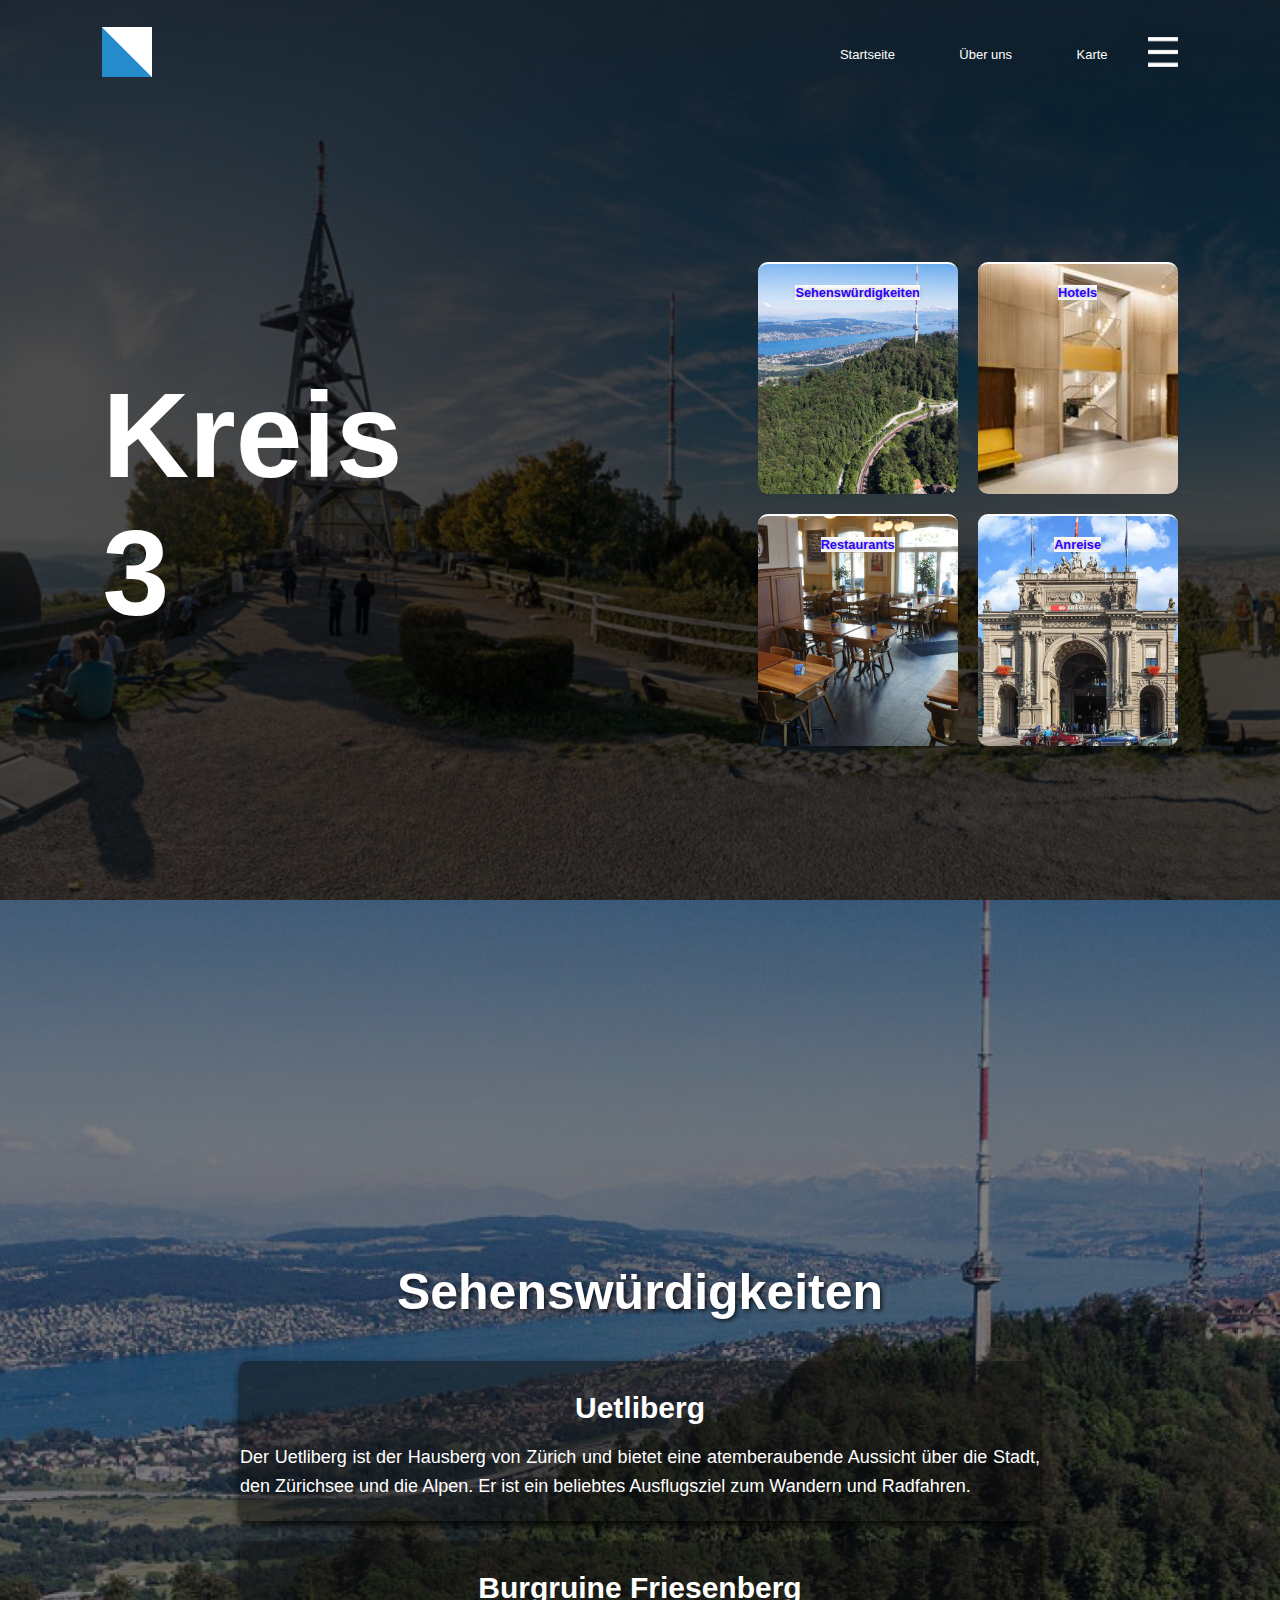
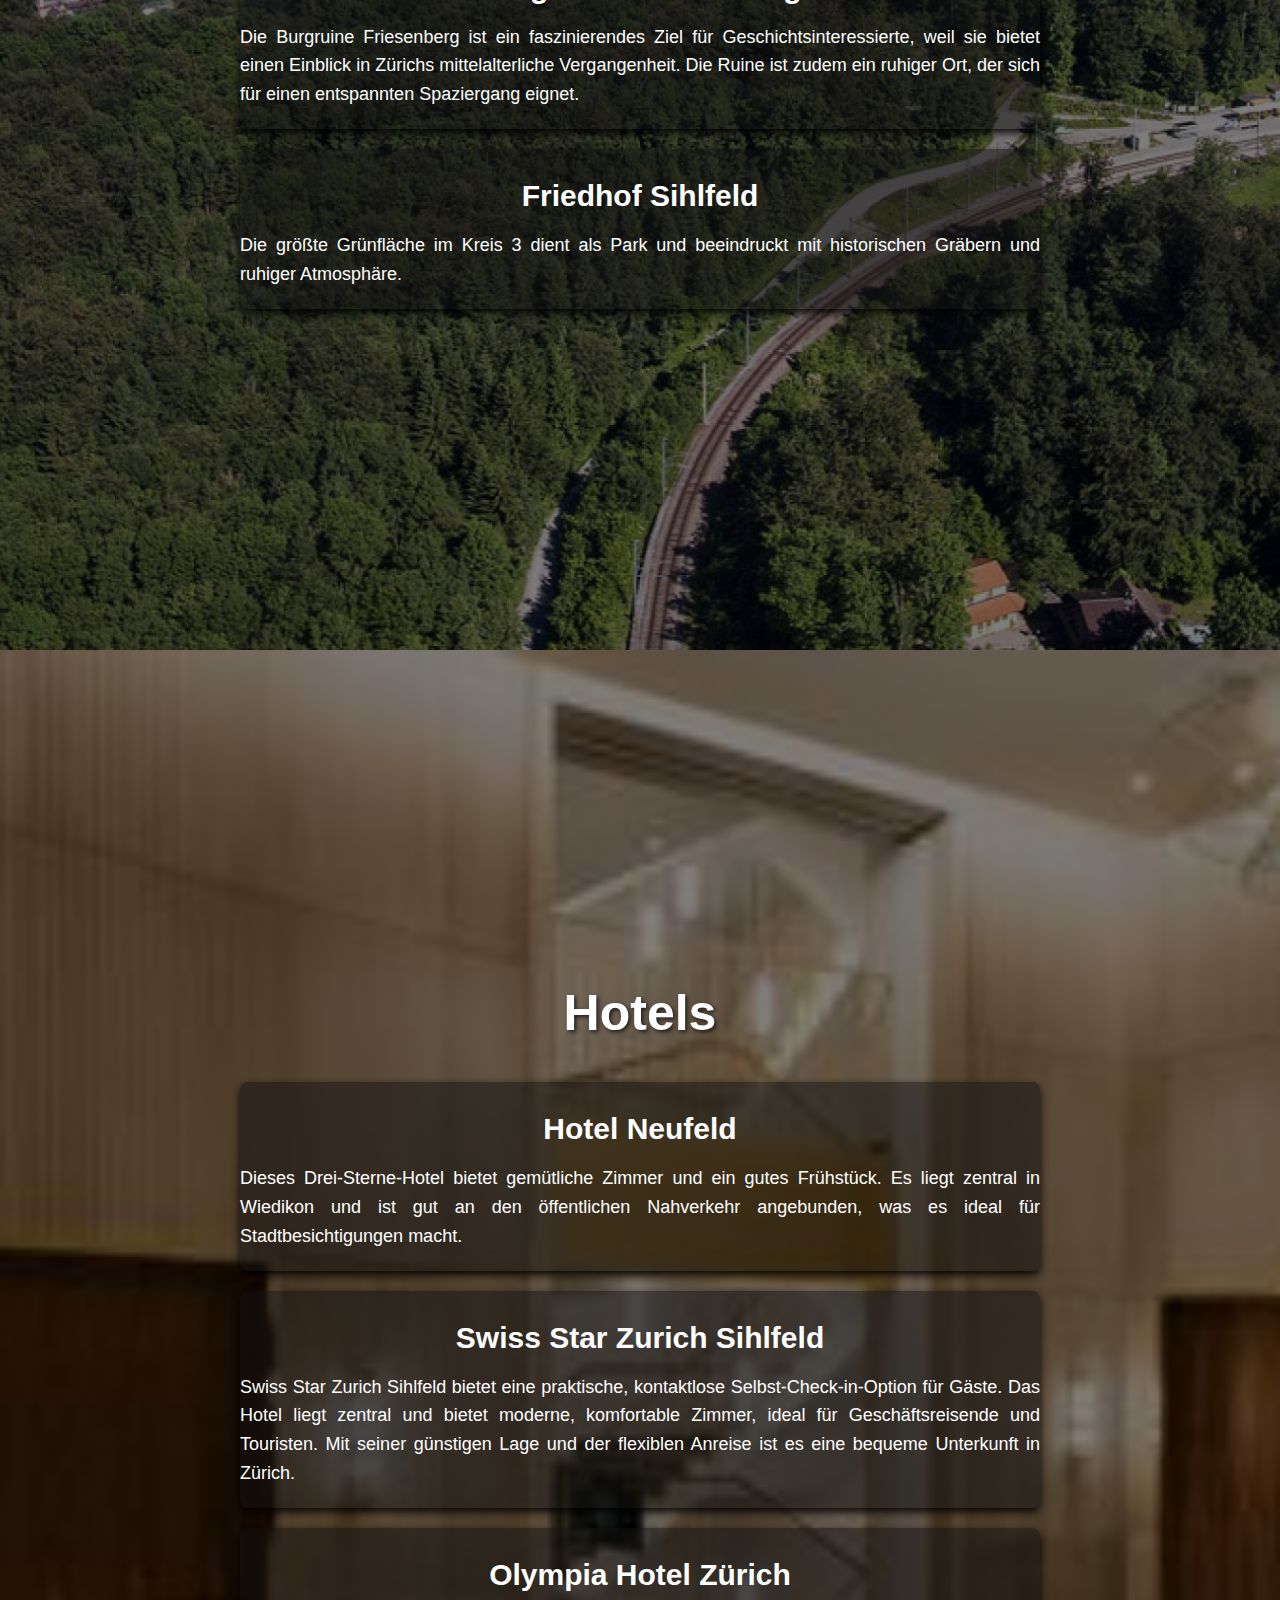
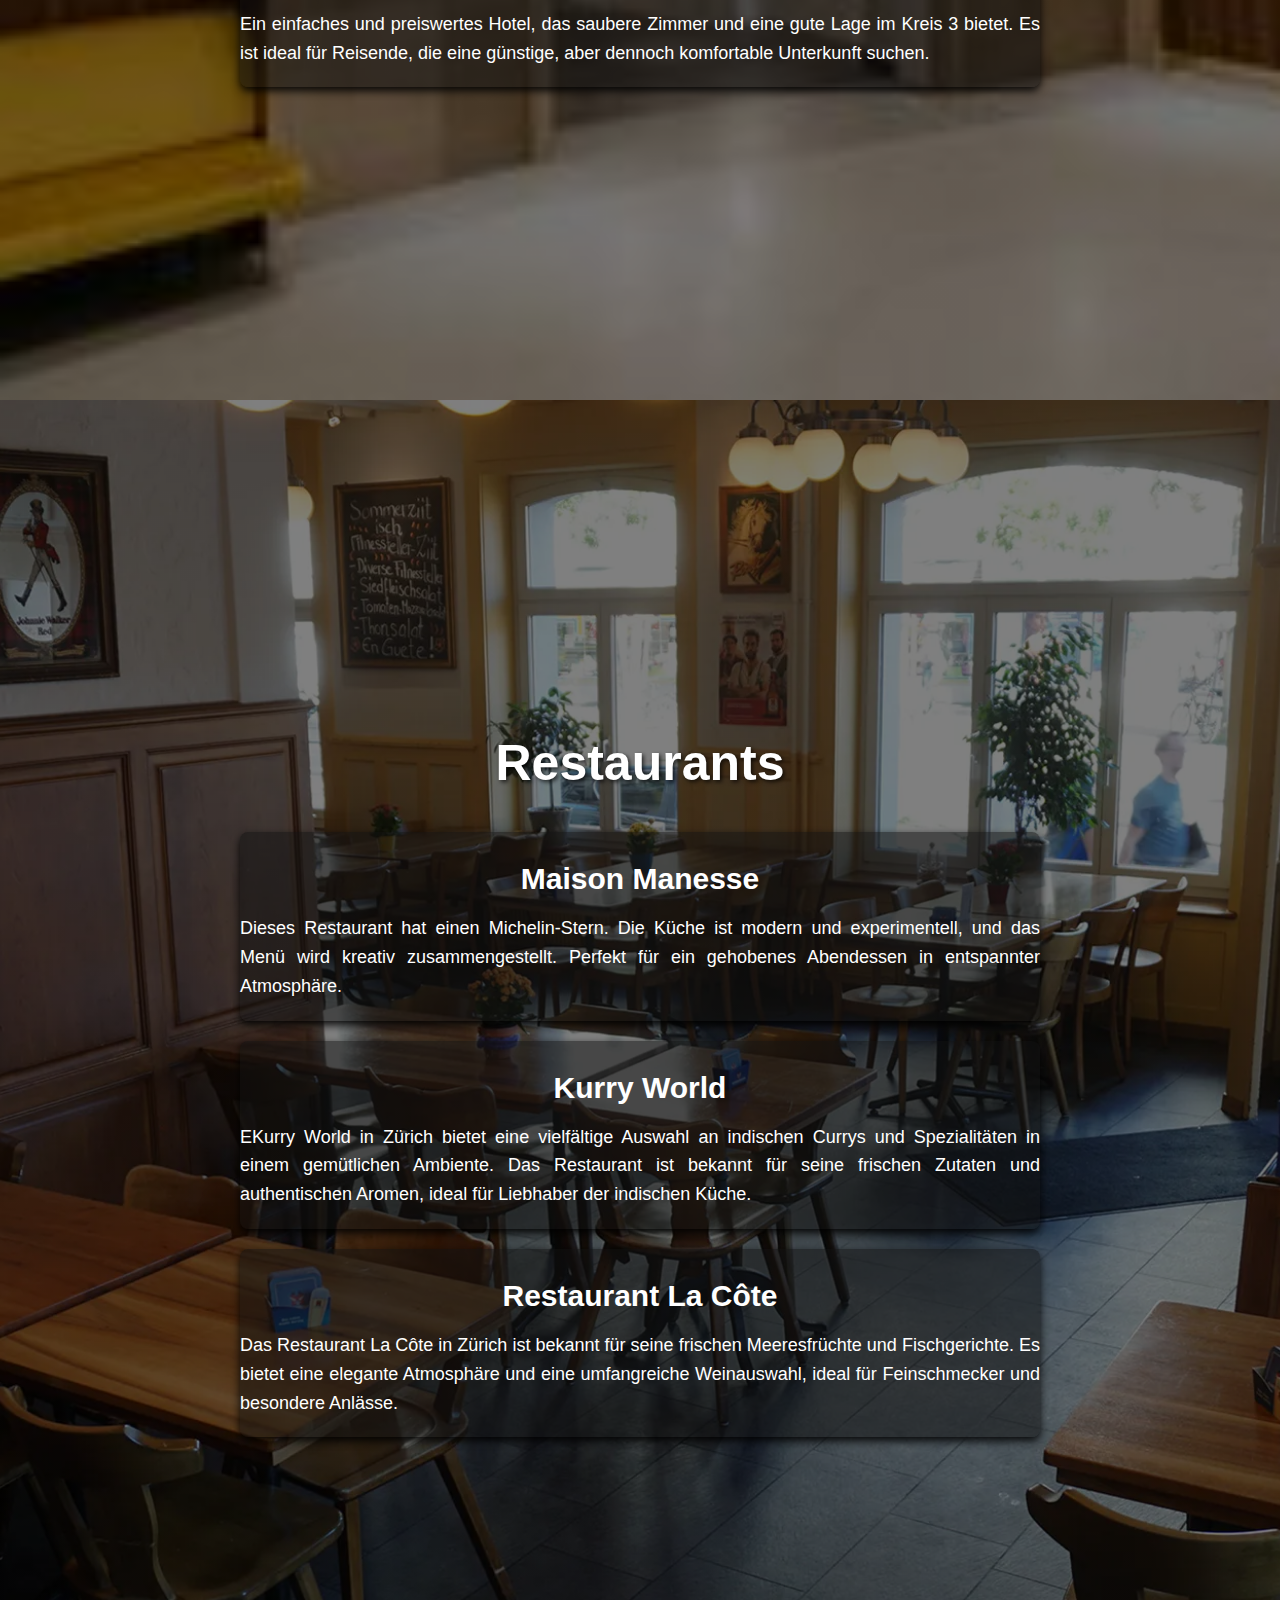
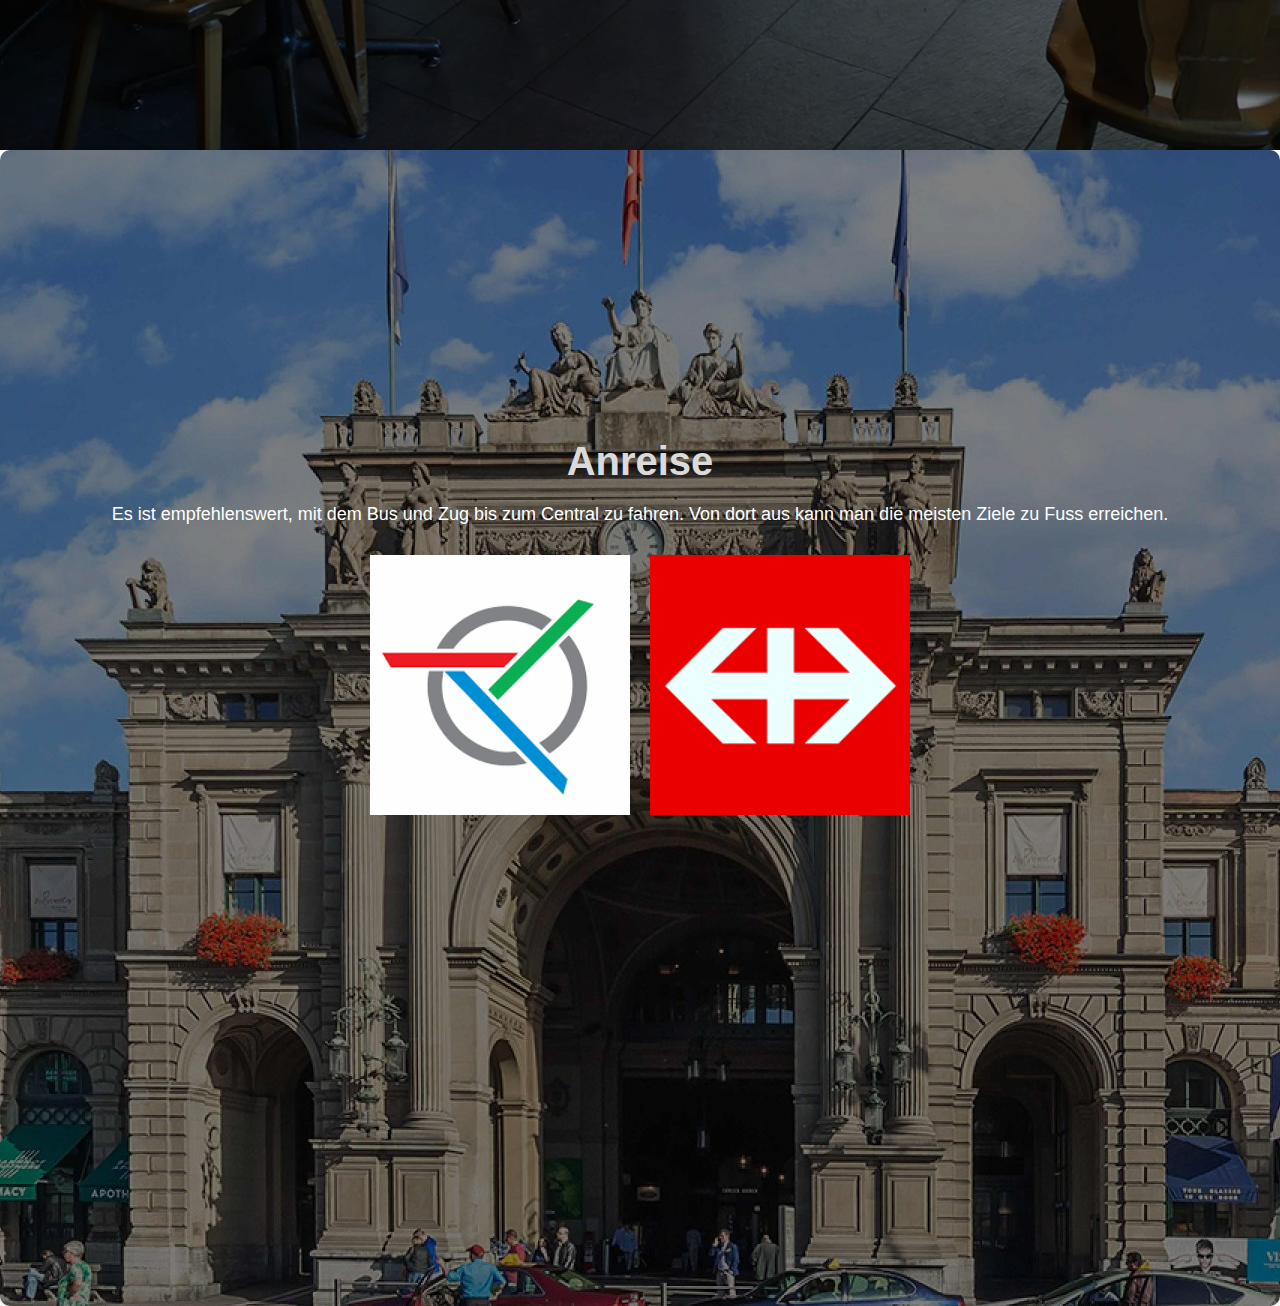
<file: kreis3/kreis3.html>
<!DOCTYPE html>
<html lang="de" class="hide-scrollbar">

<head>
    <meta charset="UTF-8">
    <meta name="viewport" content="width=device-width, initial-scale=1.0">
    <title>Zürich Guide || Kreis 3</title>
    <link rel="stylesheet" href="kreis3.css">
    <link ref="https://fonts.googleapis.com/css2?
    family=Roboto:wght@400;700&display=swap" rel="stylesheet">
    <link rel="icon" type="image/x-icon" href="../Bilder/favicon.ico">
</head>

<body>
    <header>
        <div class="container">
            <div class="navbar">
                <a href="../index.html"><img src="../Bilder/wappen.png" class="logo"></a>
                <nav>
                    <ul>
                        <li><a href="../index.html">Startseite</a></li>
                        <li><a href="../about.html">Über uns</a></li>
                        <li><a href="../karte.html">Karte</a></li>
                    </ul>
                </nav>
                <a href="../index.html"><img src="../Bilder/hamburger.png" class="menu-icon"></a>
            </div>
            <div class="row">
                <h1>Kreis 3</h1>
                <div class="col">

                    <a href="#Sehenswürdigkeiten">
                        <div class="card card1">
                            <h5>Sehenswürdigkeiten</h5>
                        </div>
                    </a>

                    <a href="#Übernachtungsmöglichkeit">
                        <div class="card card2">
                            <h5>Hotels</h5>
                        </div>
                    </a>

                    <a href="#Restaurants">
                        <div class="card card3">
                            <h5>Restaurants</h5>
                        </div>
                    </a>

                    <a href="#Anreise">
                        <div class="card card4">
                            <h5>Anreise</h5>
                        </div>
                    </a>
                </div>
    </header>


    <main></main>

    <section id="Sehenswürdigkeiten">
        <h2>Sehenswürdigkeiten</h2>

        <section class="s1">
            <h3>Uetliberg</h3>
            <p>
                Der Uetliberg ist der Hausberg von Zürich und bietet eine atemberaubende Aussicht über die Stadt,
                den Zürichsee und die Alpen. Er ist ein beliebtes Ausflugsziel zum Wandern und Radfahren.
            </p>
        </section>

        <section class="s2">
            <h3>Burgruine Friesenberg</h3>
            <p>
                Die Burgruine Friesenberg ist ein faszinierendes Ziel für Geschichtsinteressierte, weil sie bietet einen
                Einblick in Zürichs mittelalterliche Vergangenheit.
                Die Ruine ist zudem ein ruhiger Ort, der sich für einen entspannten Spaziergang eignet.
            </p>
        </section>

        <section class="s3">
            <h3>Friedhof Sihlfeld</h3>
            <p>
                Die größte Grünfläche im Kreis 3 dient als Park und beeindruckt mit historischen Gräbern und ruhiger
                Atmosphäre.
            </p>
        </section>
    </section>


    <section id="Übernachtungsmöglichkeit">
        <h2>Hotels</h2>

        <section class="u1">
            <h3>Hotel Neufeld</h3>
            <p>
                Dieses Drei-Sterne-Hotel bietet gemütliche Zimmer und ein gutes Frühstück. Es liegt zentral in Wiedikon
                und ist gut an den öffentlichen Nahverkehr angebunden, was es ideal für Stadtbesichtigungen macht.
            </p>
        </section>

        <section class="u2">
            <h3>Swiss Star Zurich Sihlfeld</h3>
            <p>

                Swiss Star Zurich Sihlfeld bietet eine praktische, kontaktlose Selbst-Check-in-Option für Gäste. Das
                Hotel liegt zentral und bietet moderne, komfortable Zimmer, ideal für Geschäftsreisende und Touristen.
                Mit seiner günstigen Lage und der flexiblen Anreise ist es eine bequeme Unterkunft in Zürich.
            </p>
        </section>

        <section class="u3">
            <h3>Olympia Hotel Zürich</h3>
            <p>
                Ein einfaches und preiswertes Hotel, das saubere Zimmer und eine gute Lage im Kreis 3 bietet. Es ist
                ideal für Reisende, die eine günstige,
                aber dennoch komfortable Unterkunft suchen.
            </p>
        </section>
    </section>

    <section id="Restaurants">
        <h2>Restaurants</h2>

        <section class="r1">
            <h3>Maison Manesse</h3>
            <p>
                Dieses Restaurant hat einen Michelin-Stern. Die Küche ist modern und experimentell,
                und das Menü wird kreativ zusammengestellt. Perfekt für ein gehobenes Abendessen in entspannter
                Atmosphäre.
            </p>
        </section>

        <section class="r2">
            <h3>Kurry World</h3>
            <p>
                EKurry World in Zürich bietet eine vielfältige Auswahl an indischen Currys und Spezialitäten in einem
                gemütlichen Ambiente. Das Restaurant ist bekannt für seine frischen Zutaten und authentischen Aromen,
                ideal für Liebhaber der indischen Küche.
            </p>
        </section>

        <section class="r3">
            <h3>Restaurant La Côte
            </h3>
            <p>
                Das Restaurant La Côte in Zürich ist bekannt für seine frischen Meeresfrüchte und Fischgerichte. Es
                bietet eine elegante Atmosphäre und eine umfangreiche Weinauswahl, ideal für Feinschmecker und besondere
                Anlässe.
            </p>
        </section>
    </section>

    <section id="Anreise">
        <h2>Anreise</h2>
        <p>Es ist empfehlenswert, mit dem Bus und Zug bis zum Central zu fahren.
            Von dort aus kann man die meisten Ziele zu Fuss erreichen.</p>

        <div class="transport-links">
            <a href="https://www.zvv.ch/zvv/de/fahrplan/fp.html?tab=connections&date=2024-09-05&fromlat=47.3772429&fromlon=8.5314495&fromname=Aktueller%20Standort&time=16%3A05&toid=A%3D1%40O%3DZ%C3%BCrich%2C%20Central%40X%3D8543968%40Y%3D47376811%40U%3D85%40L%3D8588078%40B%3D1%40p%3D1725532456%40&tolat=47.376811&tolon=8.543968&toname=Z%C3%BCrich%2C%20Central"
                target="_blank">
                <img src="../Bilder/ZVV logo.png" alt="ZVV">
            </a>

            <a href="https://www.sbb.ch/de?date=%222024-08-16%22&moment=%22ARRIVAL%22&selected_trip=2&stops=%5B%7B%22type%22%3A%22COORDINATES%22%2C%22label%22%3A%22Aktueller%20Standort%22%2C%22value%22%3A%22%5B8.5352379%2C47.3835027%5D%22%7D%2C%7B%22value%22%3A%228588078%22%2C%22type%22%3A%22ID%22%2C%22label%22%3A%22Z%C3%BCrich%2C%20Central%22%7D%5D&time=%2216%3A30%22"
                target="_blank">
                <img src="../Bilder/SBB logo.png" alt="SBB">
            </a>
        </div>
    </section>
    </main>



</body>

</html>
</file>
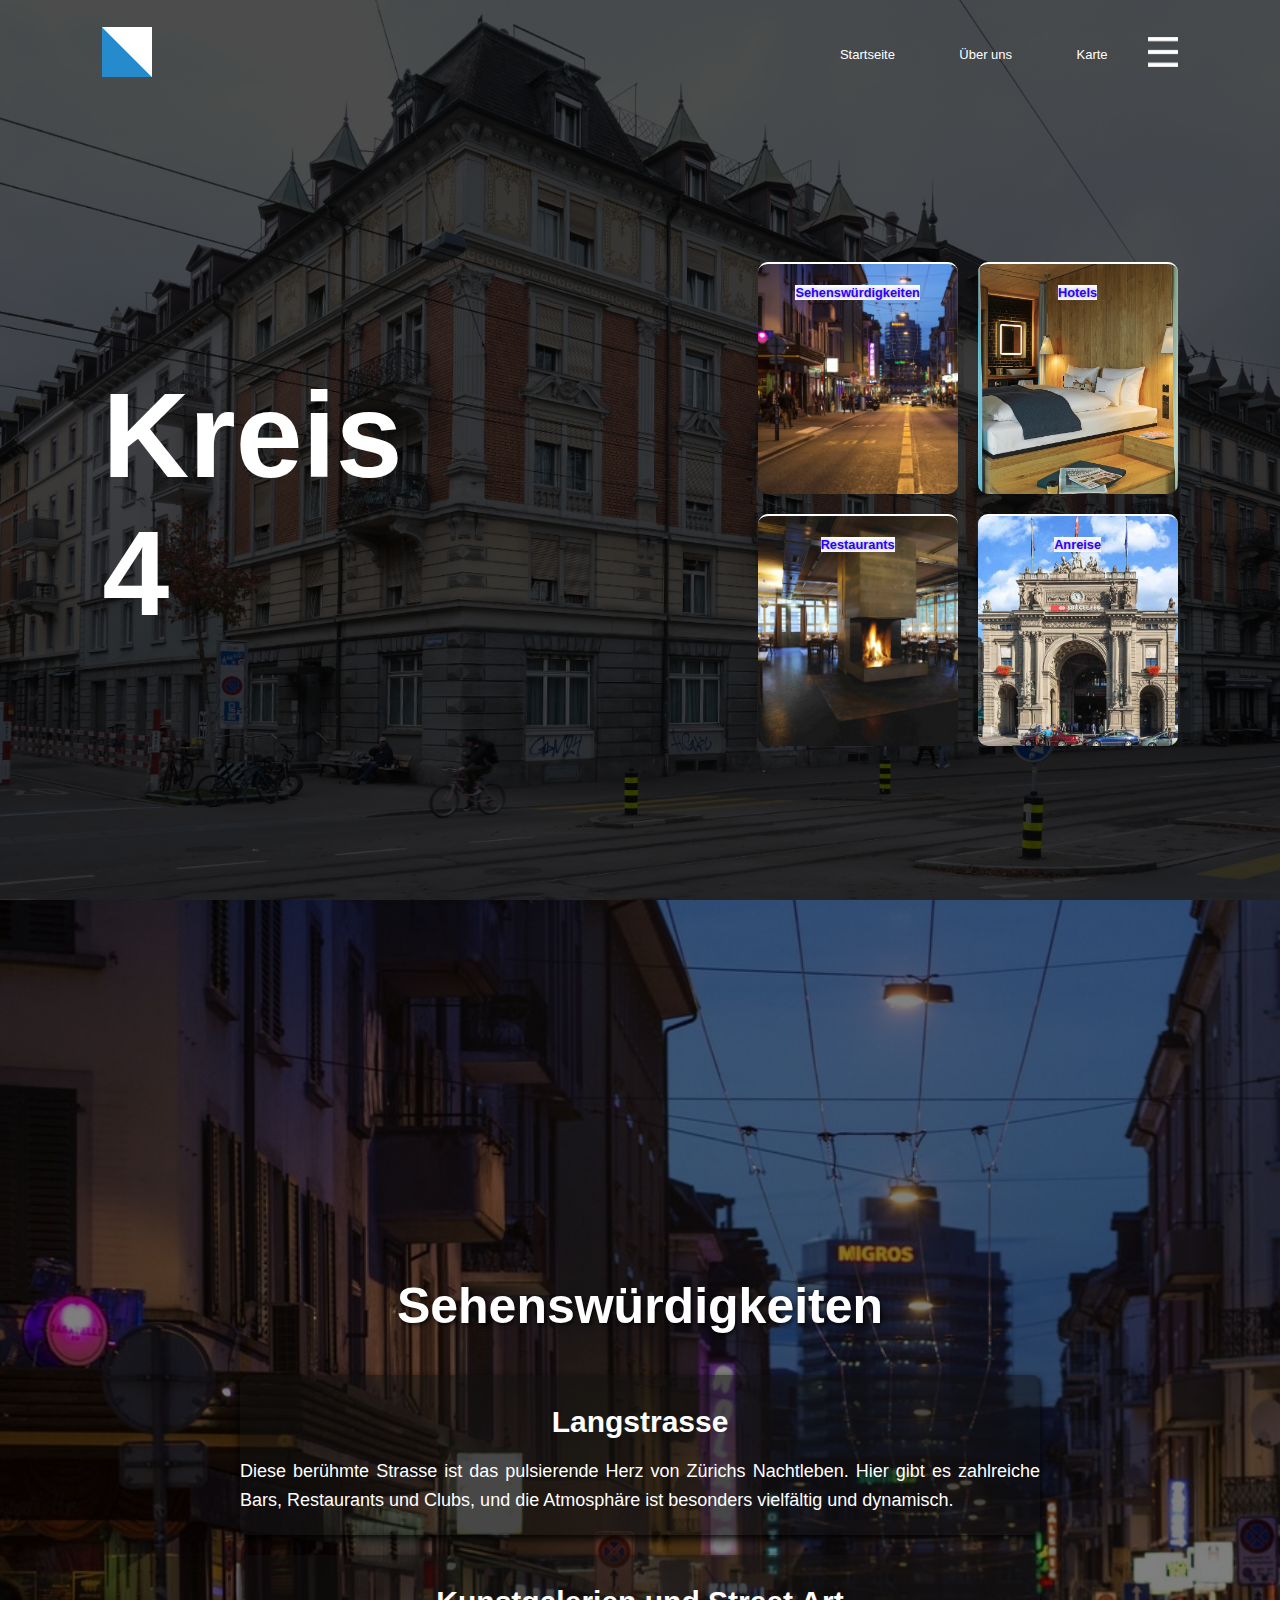
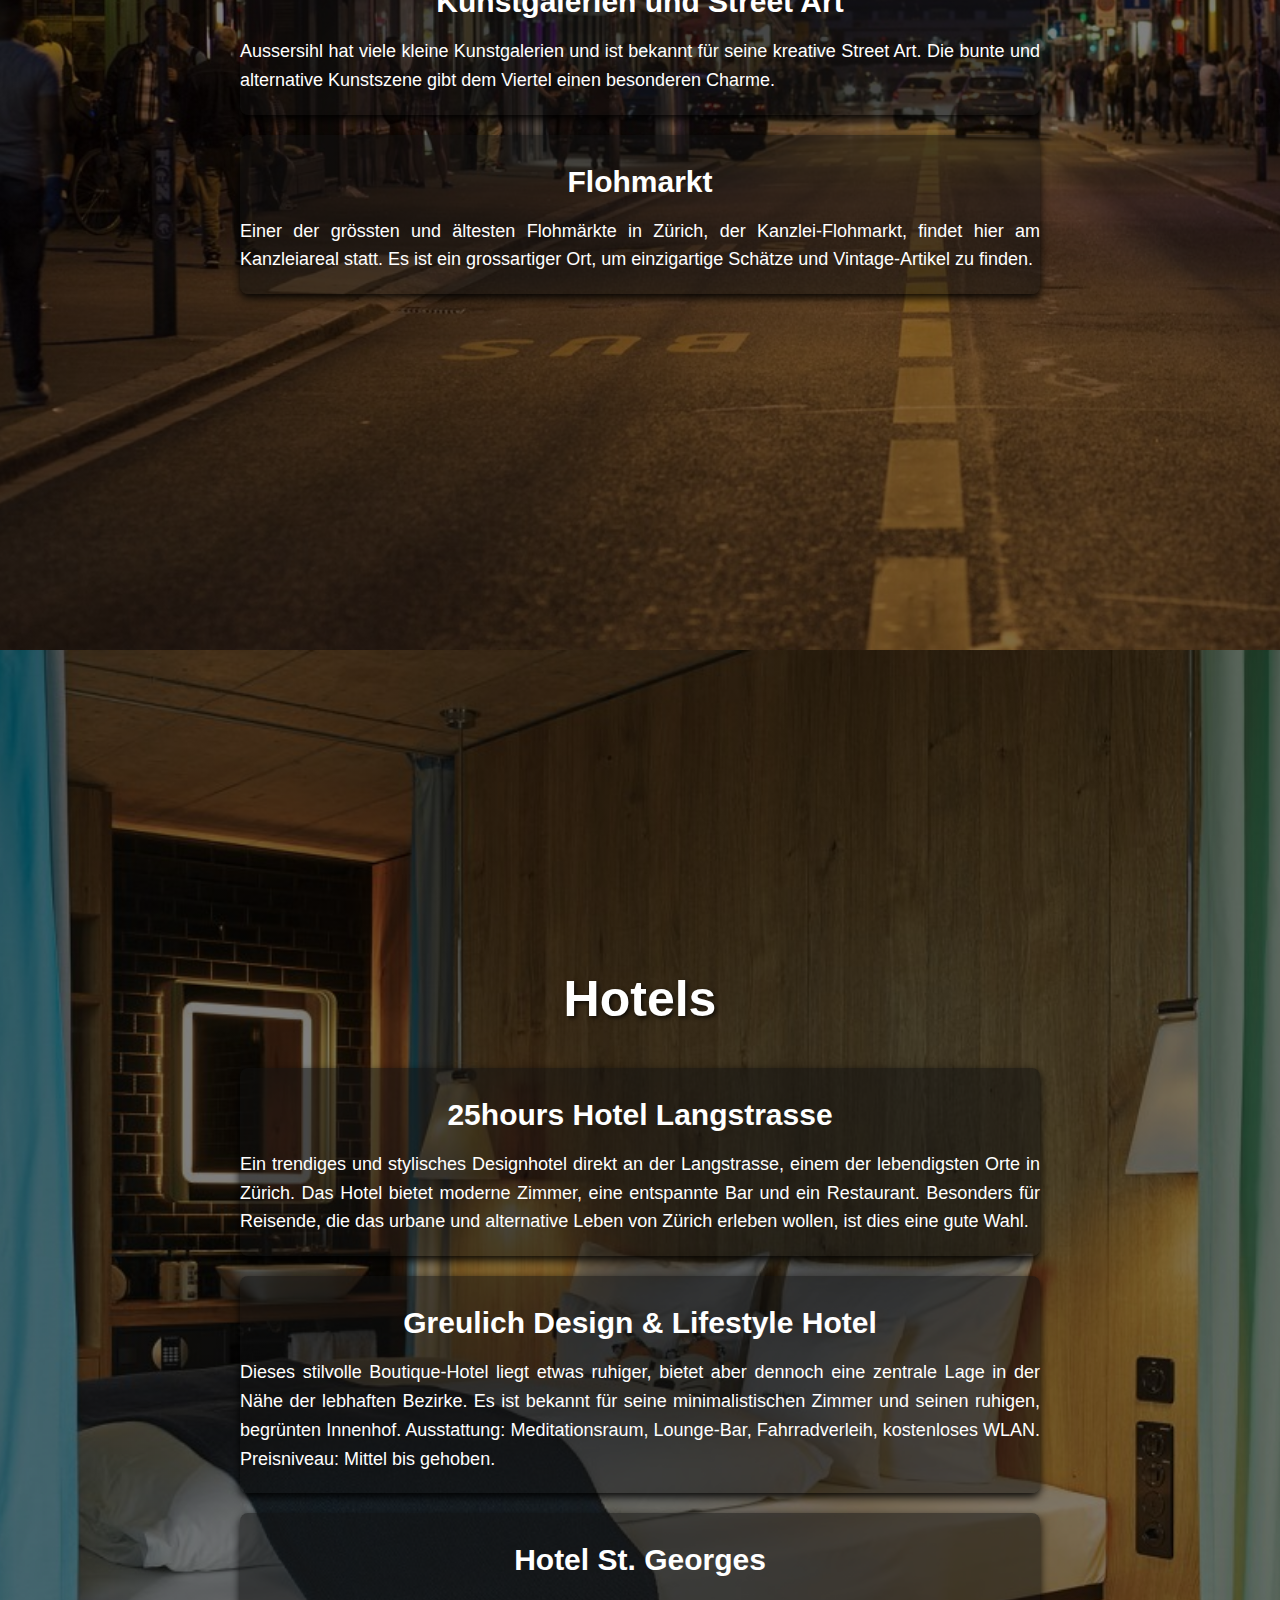
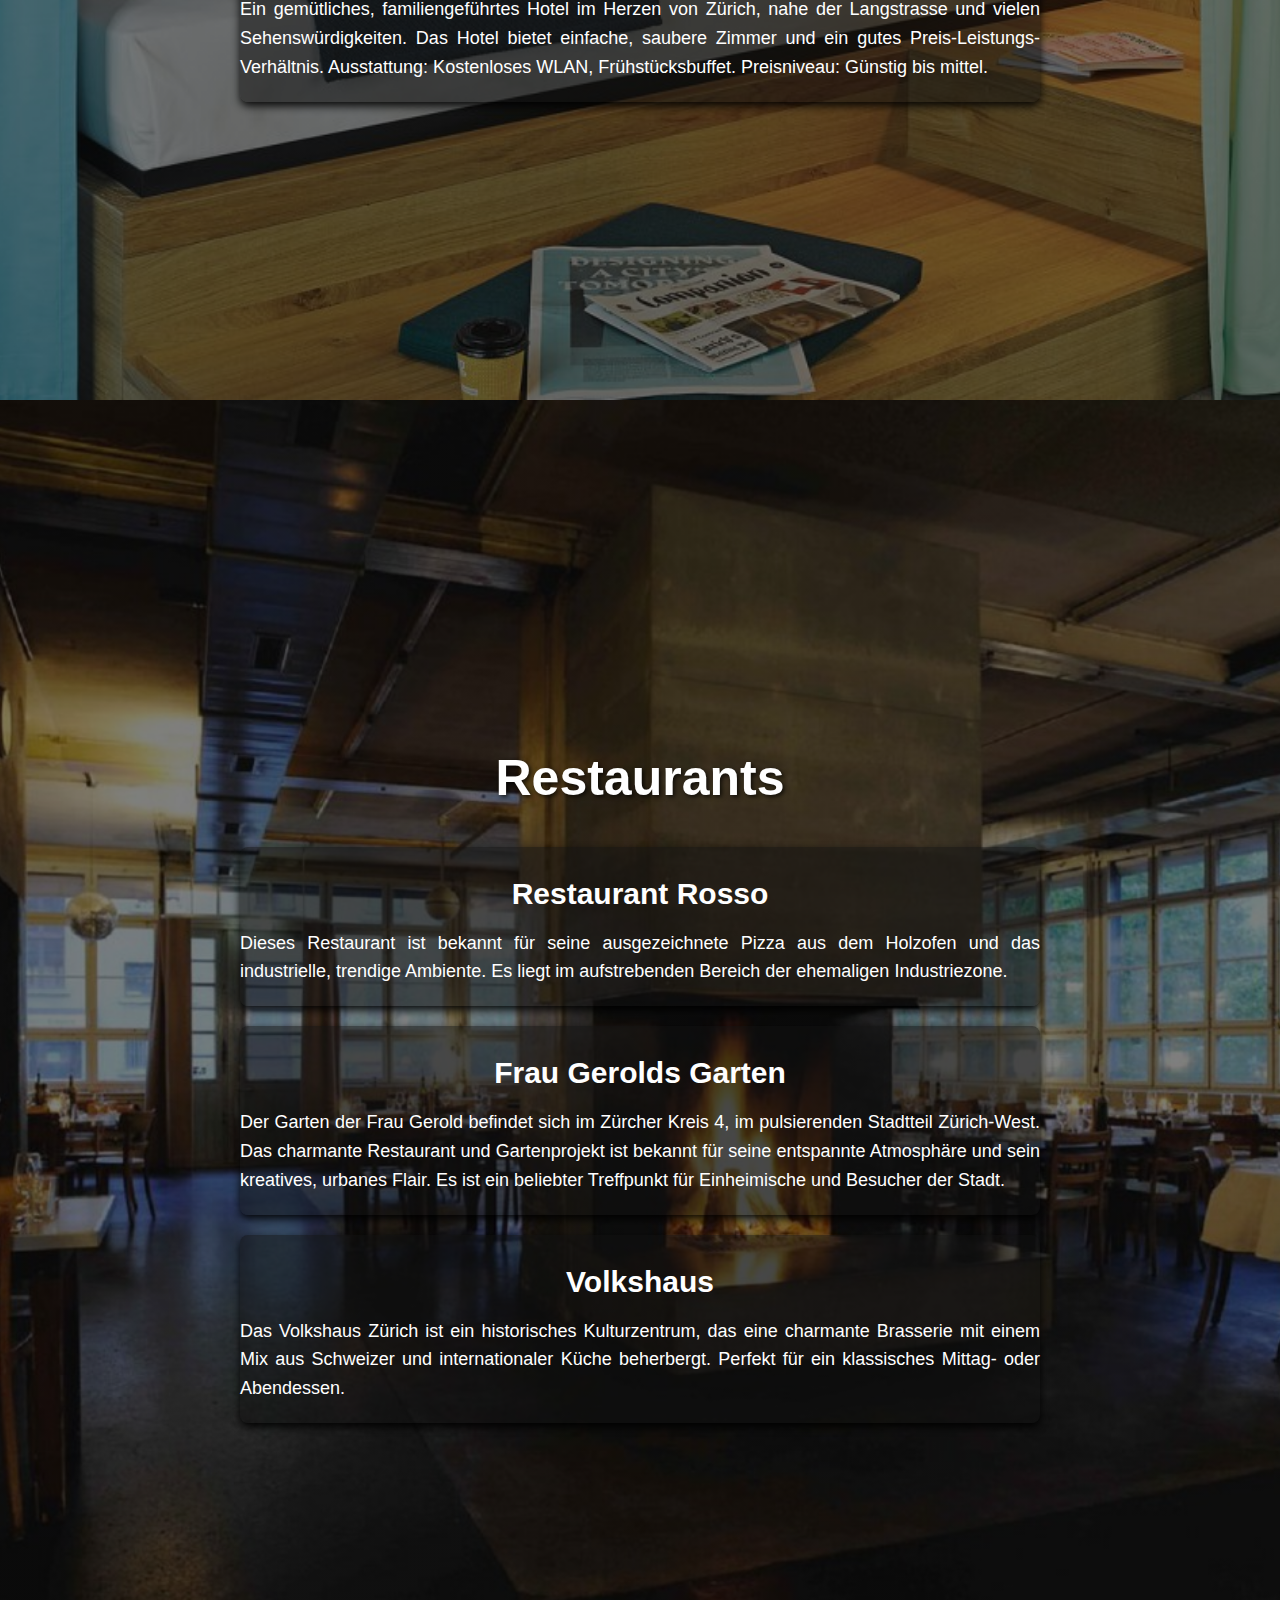
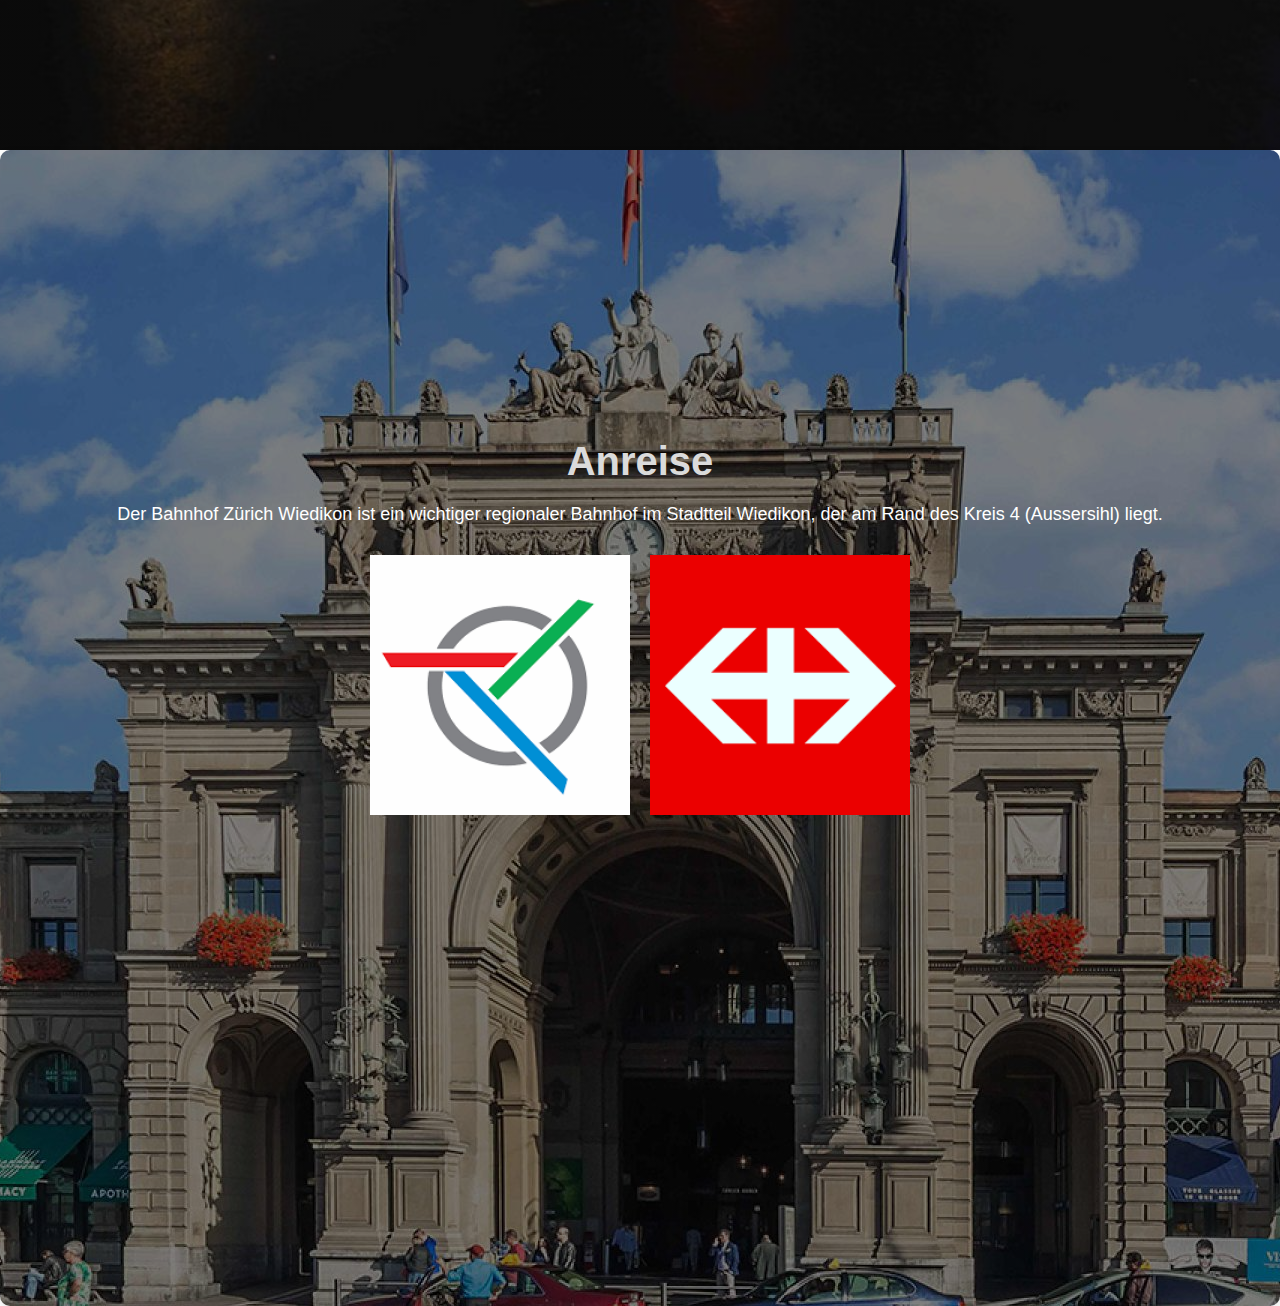
<file: kreis4/kreis4.html>
<!DOCTYPE html>
<html lang="de" class="hide-scrollbar">

<head>
    <meta charset="UTF-8">
    <meta name="viewport" content="width=device-width, initial-scale=1.0">
    <title>Zürich Guide || Kreis 4</title>
    <link rel="stylesheet" href="kreis4.css">
    <link ref="https://fonts.googleapis.com/css2?
    family=Roboto:wght@400;700&display=swap" rel="stylesheet">
    <link rel="icon" type="image/x-icon" href="../Bilder/favicon.ico">
</head>

<body>
    <header>
        <div class="container">
            <div class="navbar">
                <a href="../index.html"><img src="../Bilder/wappen.png" class="logo"></a>
                <nav>
                    <ul>
                        <li><a href="../index.html">Startseite</a></li>
                        <li><a href="../about.html">Über uns</a></li>
                        <li><a href="../karte.html">Karte</a></li>
                    </ul>
                </nav>
                <a href="../index.html"><img src="../Bilder/hamburger.png" class="menu-icon"></a>
            </div>
            <div class="row">
                <h1>Kreis 4</h1>
                <div class="col">

                    <a href="#Sehenswürdigkeiten">
                        <div class="card card1">
                            <h5>Sehenswürdigkeiten</h5>
                        </div>
                    </a>

                    <a href="#Übernachtungsmöglichkeit">
                        <div class="card card2">
                            <h5>Hotels</h5>
                        </div>
                    </a>

                    <a href="#Restaurants">
                        <div class="card card3">
                            <h5>Restaurants</h5>
                        </div>
                    </a>

                    <a href="#Anreise">
                        <div class="card card4">
                            <h5>Anreise</h5>
                        </div>
                    </a>
                </div>
    </header>


    <main></main>

    <section id="Sehenswürdigkeiten">
        <h2>Sehenswürdigkeiten</h2>

        <section class="s1">
            <h3>Langstrasse</h3>
            <p>
                Diese berühmte Strasse ist das pulsierende Herz von Zürichs Nachtleben. Hier gibt es zahlreiche Bars,
                Restaurants und Clubs, und die Atmosphäre ist besonders vielfältig und dynamisch.
            </p>
        </section>

        <section class="s2">
            <h3>Kunstgalerien und Street Art</h3>
            <p>
                Aussersihl hat viele kleine Kunstgalerien und ist bekannt für seine kreative Street Art. Die bunte und
                alternative Kunstszene gibt dem Viertel einen besonderen Charme.
            </p>
        </section>

        <section class="s3">
            <h3>Flohmarkt</h3>
            <p>
                Einer der grössten und ältesten Flohmärkte in Zürich, der Kanzlei-Flohmarkt, findet hier am Kanzleiareal
                statt. Es ist ein grossartiger Ort, um einzigartige Schätze und Vintage-Artikel zu finden.
            </p>
        </section>
    </section>


    <section id="Übernachtungsmöglichkeit">
        <h2>Hotels</h2>

        <section class="u1">
            <h3>25hours Hotel Langstrasse</h3>
            <p>
                Ein trendiges und stylisches Designhotel direkt an der Langstrasse, einem der lebendigsten Orte in
                Zürich. Das Hotel bietet moderne Zimmer, eine entspannte Bar und ein Restaurant. Besonders für Reisende,
                die das urbane und alternative Leben von Zürich erleben wollen, ist dies eine gute Wahl.
            </p>
        </section>

        <section class="u2">
            <h3>Greulich Design & Lifestyle Hotel</h3>
            <p>
                Dieses stilvolle Boutique-Hotel liegt etwas ruhiger, bietet aber dennoch eine zentrale Lage in der Nähe
                der lebhaften Bezirke. Es ist bekannt für seine minimalistischen Zimmer und seinen ruhigen, begrünten
                Innenhof.
                Ausstattung: Meditationsraum, Lounge-Bar, Fahrradverleih, kostenloses WLAN.
                Preisniveau: Mittel bis gehoben.
            </p>
        </section>

        <section class="u3">
            <h3>Hotel St. Georges</h3>
            <p>
                Ein gemütliches, familiengeführtes Hotel im Herzen von Zürich, nahe der Langstrasse und vielen
                Sehenswürdigkeiten. Das Hotel bietet einfache, saubere Zimmer und ein gutes Preis-Leistungs-Verhältnis.
                Ausstattung: Kostenloses WLAN, Frühstücksbuffet.
                Preisniveau: Günstig bis mittel.
            </p>
        </section>
    </section>

    <section id="Restaurants">
        <h2>Restaurants</h2>

        <section class="r1">
            <h3>Restaurant Rosso</h3>
            <p>
                Dieses Restaurant ist bekannt für seine ausgezeichnete Pizza aus dem Holzofen und das industrielle,
                trendige Ambiente. Es liegt im aufstrebenden Bereich der ehemaligen Industriezone.
            </p>
        </section>

        <section class="r2">
            <h3>Frau Gerolds Garten</h3>
            <p>
                Der Garten der Frau Gerold befindet sich im Zürcher Kreis 4, im pulsierenden Stadtteil Zürich-West.
                Das charmante Restaurant und Gartenprojekt ist bekannt für seine entspannte Atmosphäre und sein
                kreatives, urbanes Flair.
                Es ist ein beliebter Treffpunkt für Einheimische und Besucher der Stadt.
            </p>
        </section>

        <section class="r3">
            <h3>Volkshaus</h3>
            <p>
                Das Volkshaus Zürich ist ein historisches Kulturzentrum, das eine charmante Brasserie mit einem Mix aus
                Schweizer und internationaler Küche beherbergt. Perfekt für ein klassisches Mittag- oder Abendessen.
            </p>
        </section>
    </section>

    <section id="Anreise">
        <h2>Anreise</h2>
        <p>
            Der Bahnhof Zürich Wiedikon ist ein wichtiger regionaler Bahnhof im Stadtteil Wiedikon, der am Rand des
            Kreis 4 (Aussersihl) liegt.
        </p>

        <div class="transport-links">
            <a href="https://www.zvv.ch/zvv/de/fahrplan/fp.html?tab=connections&date=2024-09-05&fromlat=47.3772429&fromlon=8.5314495&fromname=Aktueller%20Standort&time=16%3A05&toid=A%3D1%40O%3DZ%C3%BCrich%2C%20Central%40X%3D8543968%40Y%3D47376811%40U%3D85%40L%3D8588078%40B%3D1%40p%3D1725532456%40&tolat=47.376811&tolon=8.543968&toname=Z%C3%BCrich%2C%20Central"
                target="_blank">
                <img src="../Bilder/ZVV logo.png" alt="ZVV">
            </a>

            <a href="https://www.sbb.ch/de?date=%222024-09-26%22&moment=%22DEPARTURE%22&stops=%5B%7B%22label%22%3A%22%22%2C%22type%22%3A%22ID%22%2C%22value%22%3A%22%22%7D%2C%7B%22value%22%3A%228573710%22%2C%22type%22%3A%22ID%22%2C%22label%22%3A%22Z%C3%BCrich%20Wiedikon%2C%20Bahnhof%22%7D%5D&time=%2216%3A14%22"
                target="_blank">
                <img src="../Bilder/SBB logo.png" alt="SBB">
            </a>
        </div>
    </section>
    </main>



</body>

</html>
</file>
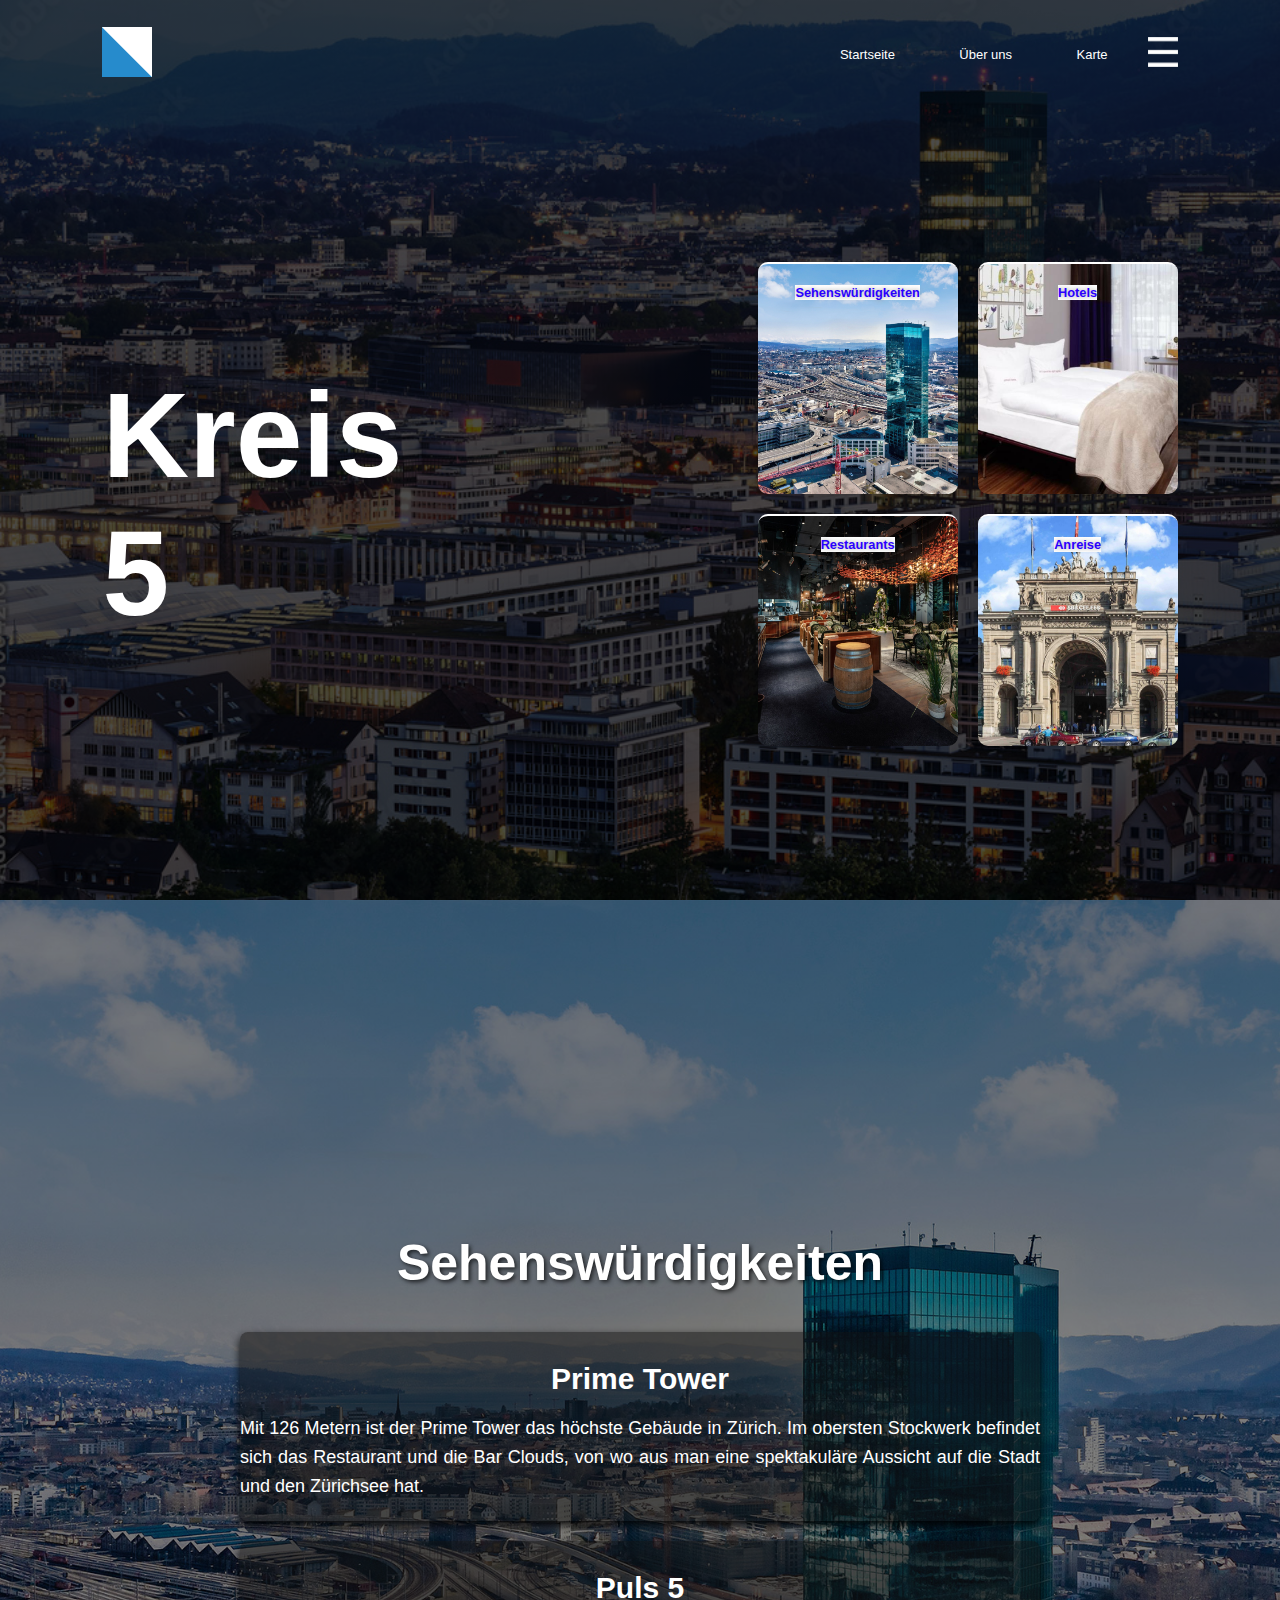
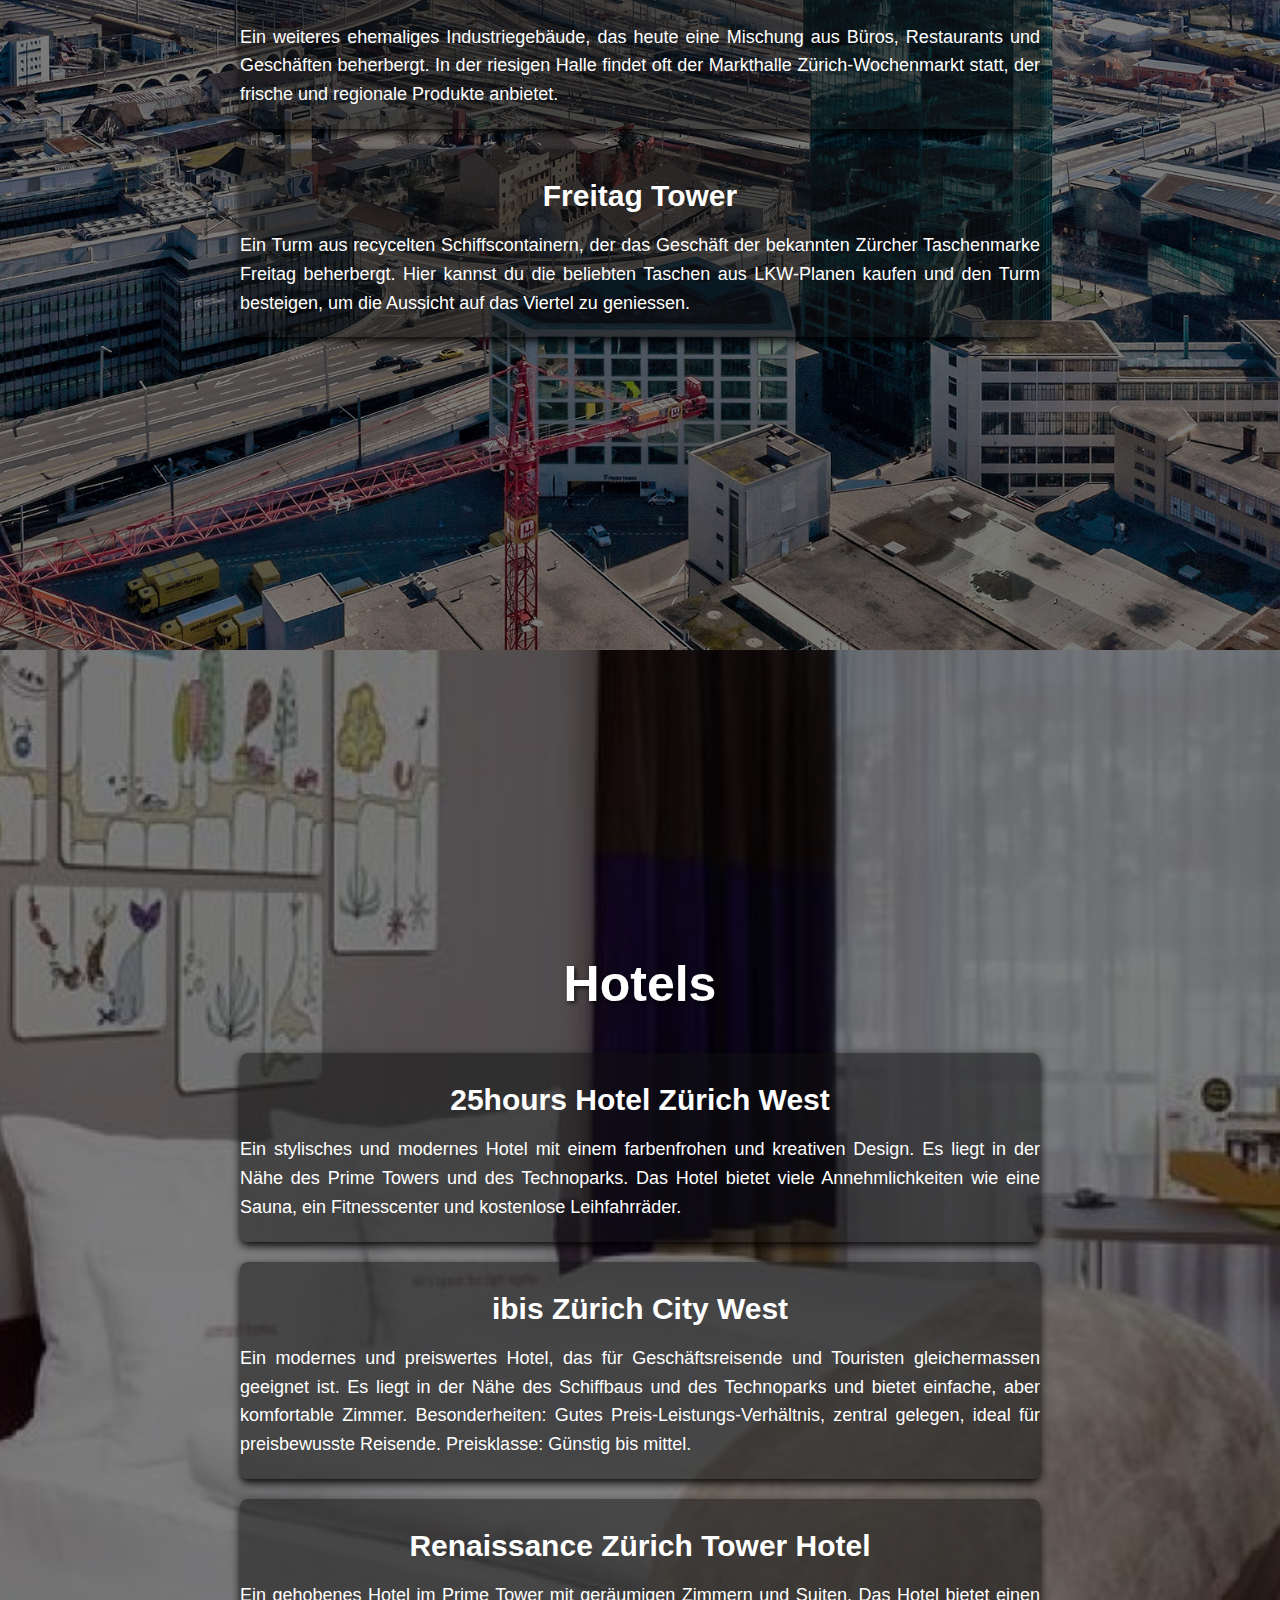
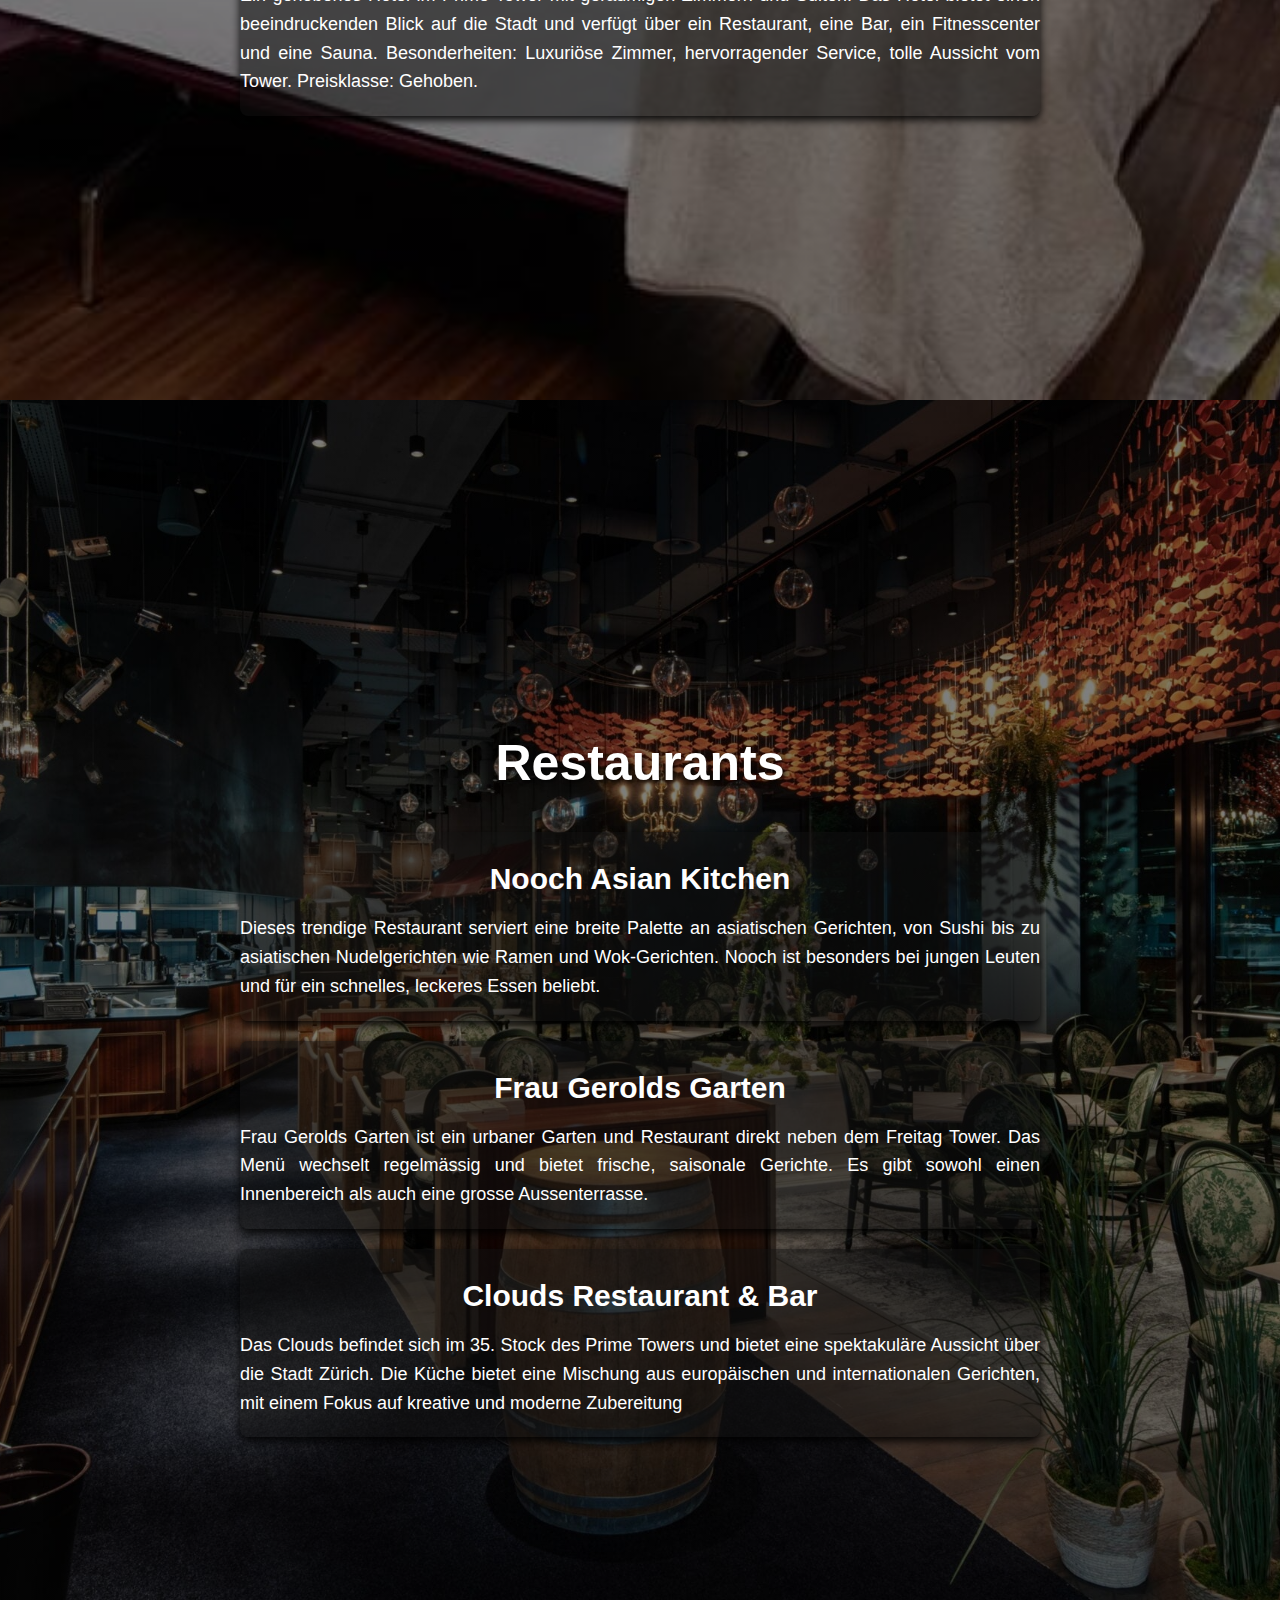
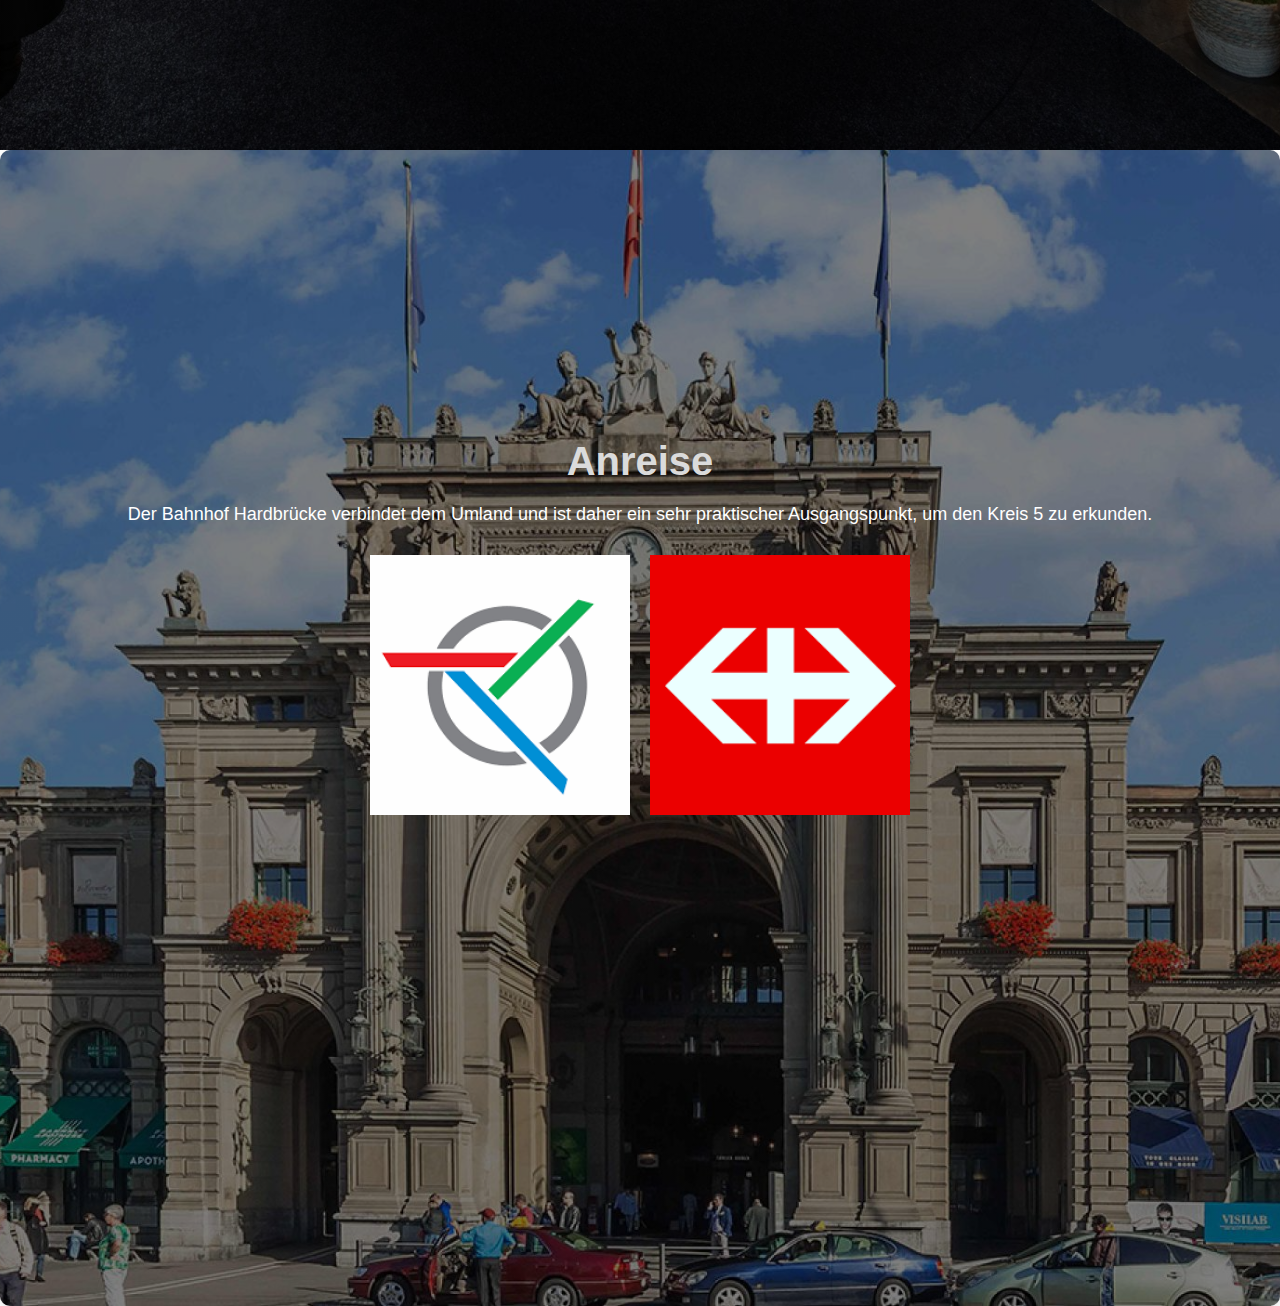
<file: kreis5/kreis5.html>
<!DOCTYPE html>
<html lang="de" class="hide-scrollbar">

<head>
    <meta charset="UTF-8">
    <meta name="viewport" content="width=device-width, initial-scale=1.0">
    <title>Zürich Guide || Kreis 5</title>
    <link rel="stylesheet" href="kreis5.css">
    <link ref="https://fonts.googleapis.com/css2?
    family=Roboto:wght@400;700&display=swap" rel="stylesheet">
    <link rel="icon" type="image/x-icon" href="../Bilder/favicon.ico">
</head>

<body>
    <header>
        <div class="container">
            <div class="navbar">
                <a href="../index.html"><img src="../Bilder/wappen.png" class="logo"></a>
                <nav>
                    <ul>
                        <li><a href="../index.html">Startseite</a></li>
                        <li><a href="../about.html">Über uns</a></li>
                        <li><a href="../karte.html">Karte</a></li>
                    </ul>
                </nav>
                <a href="../index.html"><img src="../Bilder/hamburger.png" class="menu-icon"></a>
            </div>
            <div class="row">
                <h1>Kreis 5</h1>
                <div class="col">

                    <a href="#Sehenswürdigkeiten">
                        <div class="card card1">
                            <h5>Sehenswürdigkeiten</h5>
                        </div>
                    </a>

                    <a href="#Übernachtungsmöglichkeit">
                        <div class="card card2">
                            <h5>Hotels</h5>
                        </div>
                    </a>

                    <a href="#Restaurants">
                        <div class="card card3">
                            <h5>Restaurants</h5>
                        </div>
                    </a>

                    <a href="#Anreise">
                        <div class="card card4">
                            <h5>Anreise</h5>
                        </div>
                    </a>
                </div>
    </header>


    <main></main>

    <section id="Sehenswürdigkeiten">
        <h2>Sehenswürdigkeiten</h2>

        <section class="s1">
            <h3>Prime Tower</h3>
            <p>
                Mit 126 Metern ist der Prime Tower das höchste Gebäude in Zürich. Im obersten Stockwerk befindet sich
                das Restaurant und die Bar Clouds, von wo aus man eine spektakuläre Aussicht auf die Stadt und den
                Zürichsee hat.
            </p>
        </section>

        <section class="s2">
            <h3>Puls 5</h3>
            <p>
                Ein weiteres ehemaliges Industriegebäude, das heute eine Mischung aus Büros, Restaurants und Geschäften
                beherbergt. In der riesigen Halle findet oft der Markthalle Zürich-Wochenmarkt statt, der frische und
                regionale Produkte anbietet.
            </p>
        </section>

        <section class="s3">
            <h3>Freitag Tower</h3>
            <p>
                Ein Turm aus recycelten Schiffscontainern, der das Geschäft der bekannten Zürcher Taschenmarke Freitag
                beherbergt. Hier kannst du die beliebten Taschen aus LKW-Planen kaufen und den Turm besteigen, um die
                Aussicht auf das Viertel zu geniessen.
            </p>
        </section>
    </section>


    <section id="Übernachtungsmöglichkeit">
        <h2>Hotels</h2>

        <section class="u1">
            <h3>25hours Hotel Zürich West</h3>
            <p>
                Ein stylisches und modernes Hotel mit einem farbenfrohen und kreativen Design. Es liegt in der Nähe des
                Prime Towers und des Technoparks. Das Hotel bietet viele Annehmlichkeiten wie eine Sauna, ein
                Fitnesscenter und kostenlose Leihfahrräder.
            </p>
        </section>

        <section class="u2">
            <h3>ibis Zürich City West</h3>
            <p>
                Ein modernes und preiswertes Hotel, das für Geschäftsreisende und Touristen gleichermassen geeignet ist.
                Es liegt in der Nähe des Schiffbaus und des Technoparks und bietet einfache, aber komfortable Zimmer.
                Besonderheiten: Gutes Preis-Leistungs-Verhältnis, zentral gelegen, ideal für preisbewusste Reisende.
                Preisklasse: Günstig bis mittel.
            </p>
        </section>

        <section class="u3">
            <h3>Renaissance Zürich Tower Hotel</h3>
            <p>
                Ein gehobenes Hotel im Prime Tower mit geräumigen Zimmern und Suiten. Das Hotel bietet einen
                beeindruckenden Blick auf die Stadt und verfügt über ein Restaurant, eine Bar, ein Fitnesscenter und
                eine Sauna.
                Besonderheiten: Luxuriöse Zimmer, hervorragender Service, tolle Aussicht vom Tower.
                Preisklasse: Gehoben.
            </p>
        </section>
    </section>

    <section id="Restaurants">
        <h2>Restaurants</h2>

        <section class="r1">
            <h3>Nooch Asian Kitchen</h3>
            <p>
                Dieses trendige Restaurant serviert eine breite Palette an asiatischen Gerichten, von Sushi bis zu
                asiatischen Nudelgerichten wie Ramen und Wok-Gerichten. Nooch ist besonders bei jungen Leuten und für
                ein schnelles, leckeres Essen beliebt.
            </p>
        </section>

        <section class="r2">
            <h3> Frau Gerolds Garten</h3>
            <p>
                Frau Gerolds Garten ist ein urbaner Garten und Restaurant direkt neben dem Freitag Tower. Das Menü
                wechselt regelmässig und bietet frische, saisonale Gerichte. Es gibt sowohl einen Innenbereich als auch
                eine grosse Aussenterrasse.
            </p>
        </section>

        <section class="r3">
            <h3>Clouds Restaurant & Bar</h3>
            <p>
                Das Clouds befindet sich im 35. Stock des Prime Towers und bietet eine spektakuläre Aussicht über die
                Stadt Zürich. Die Küche bietet eine Mischung aus europäischen und internationalen Gerichten, mit einem
                Fokus auf kreative und moderne Zubereitung
            </p>
        </section>
    </section>

    <section id="Anreise">
        <h2>Anreise</h2>
        <p>
            Der Bahnhof Hardbrücke verbindet dem Umland und ist daher ein sehr praktischer Ausgangspunkt, um den Kreis 5
            zu erkunden.
        </p>

        <div class="transport-links">
            <a href="https://www.zvv.ch/zvv/de/fahrplan/fp.html?tab=connections&date=2024-09-05&fromlat=47.3772429&fromlon=8.5314495&fromname=Aktueller%20Standort&time=16%3A05&toid=A%3D1%40O%3DZ%C3%BCrich%2C%20Central%40X%3D8543968%40Y%3D47376811%40U%3D85%40L%3D8588078%40B%3D1%40p%3D1725532456%40&tolat=47.376811&tolon=8.543968&toname=Z%C3%BCrich%2C%20Central"
                target="_blank">
                <img src="../Bilder/ZVV logo.png" alt="ZVV">
            </a>

            <a href="https://www.sbb.ch/de?date=%222024-09-26%22&moment=%22DEPARTURE%22&stops=%5B%7B%22label%22%3A%22%22%2C%22type%22%3A%22ID%22%2C%22value%22%3A%22%22%7D%2C%7B%22value%22%3A%228591060%22%2C%22type%22%3A%22ID%22%2C%22label%22%3A%22Z%C3%BCrich%20Hardbr%C3%BCcke%2C%20Bahnhof%22%7D%5D&time=%2216%3A14%22"
                target="_blank">
                <img src="../Bilder/SBB logo.png" alt="SBB">
            </a>
        </div>
    </section>
    </main>



</body>

</html>
</file>
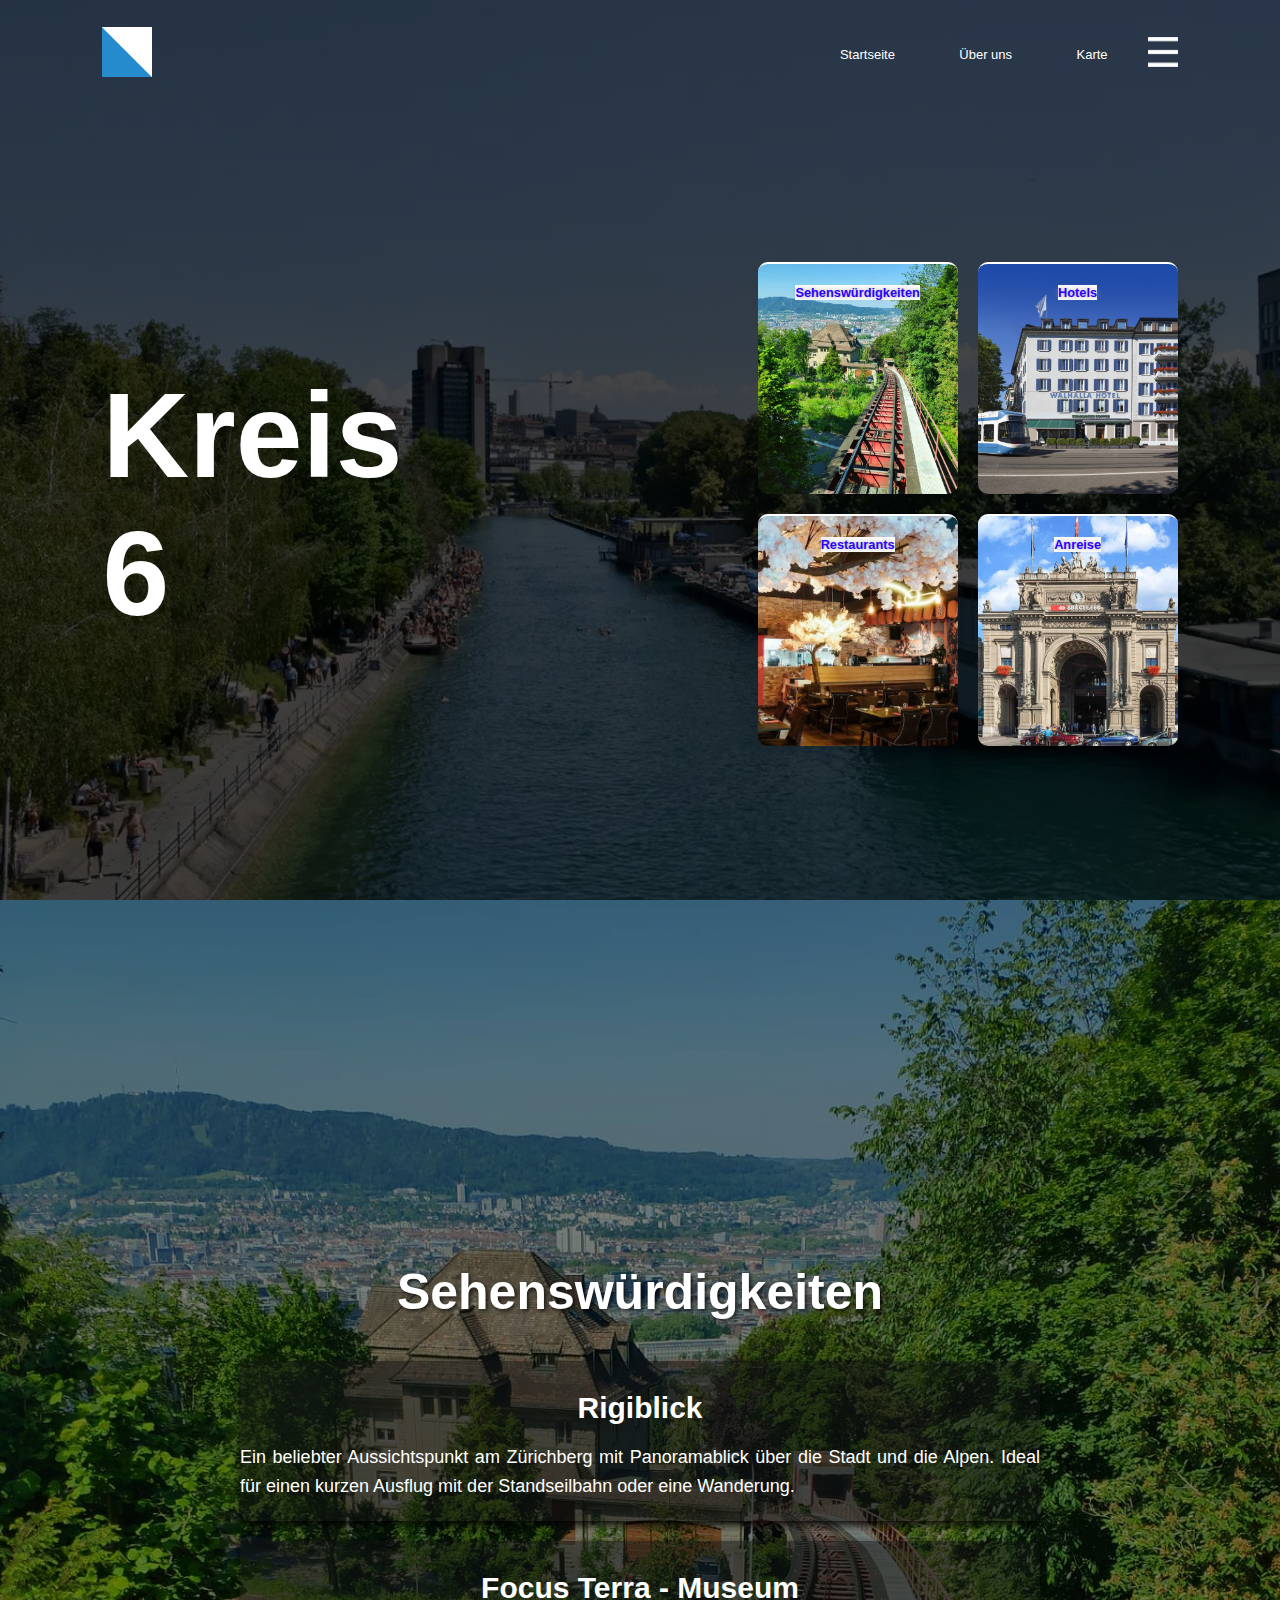
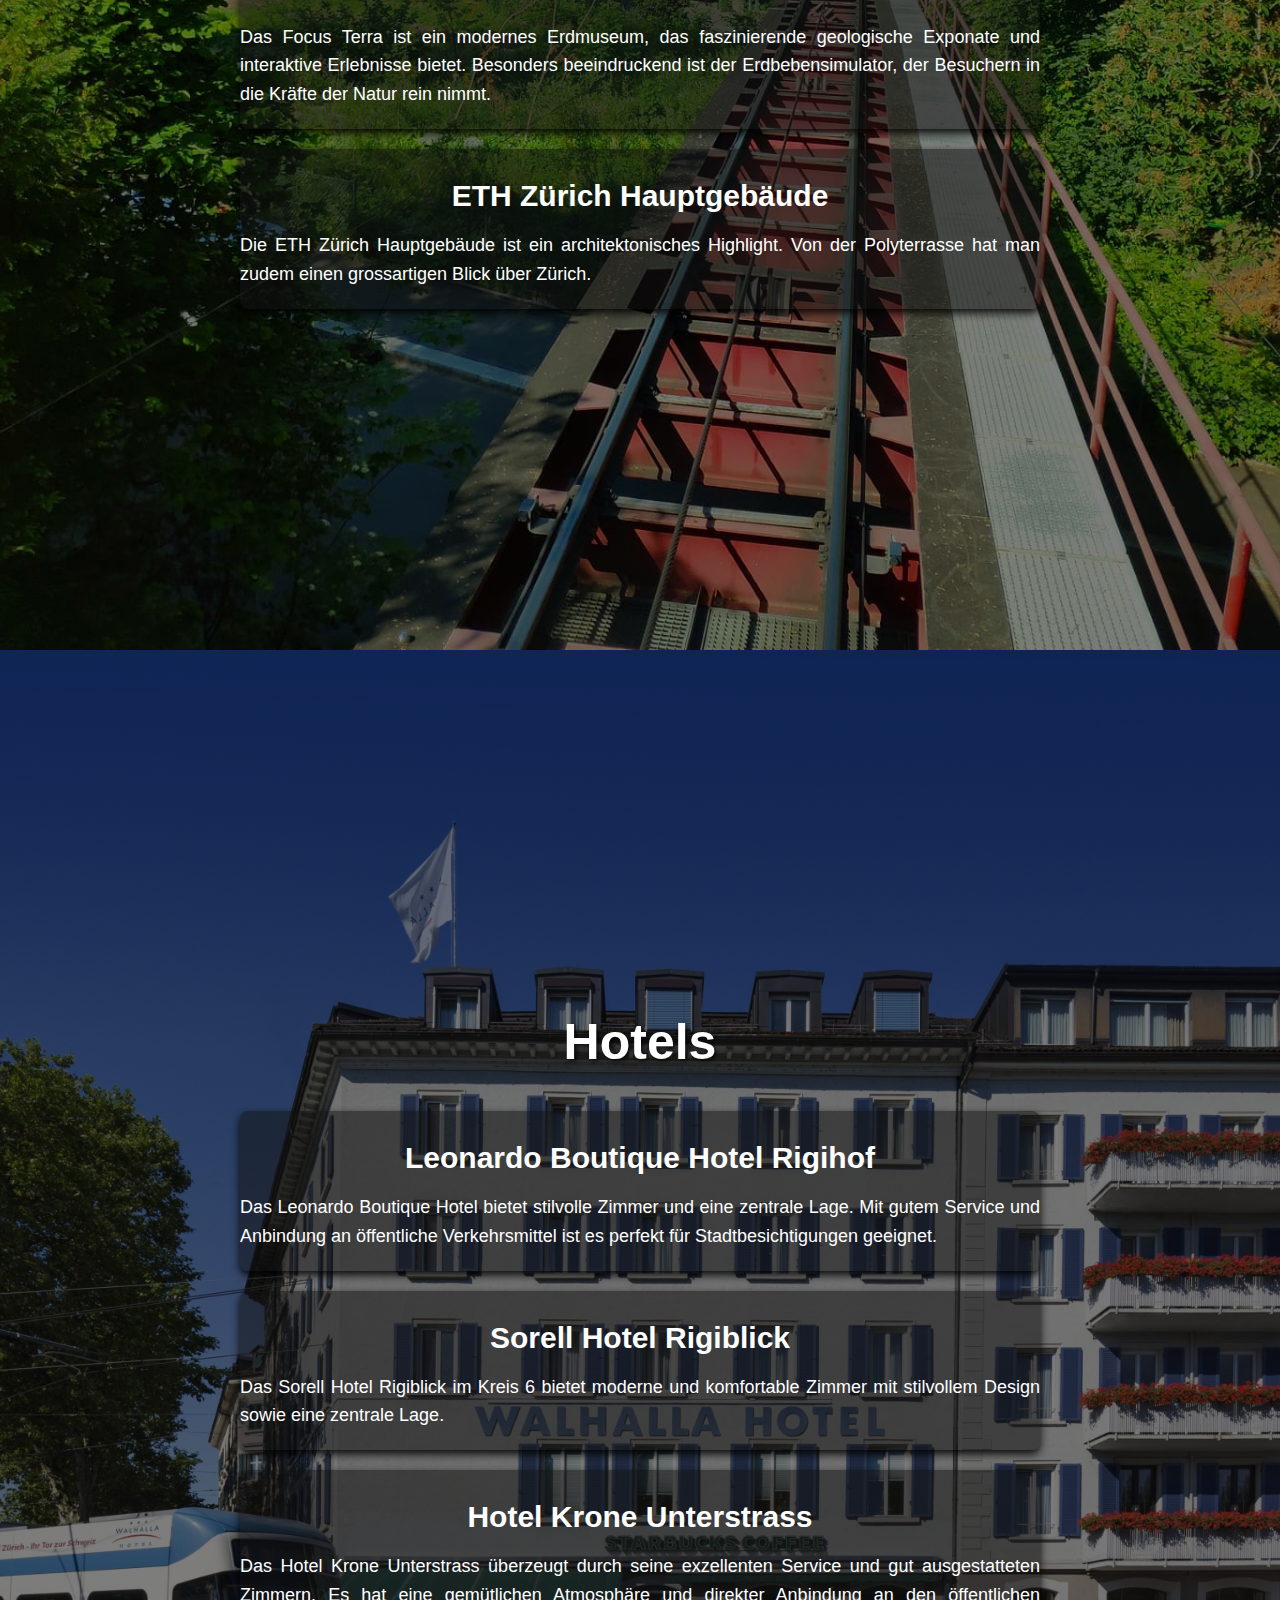
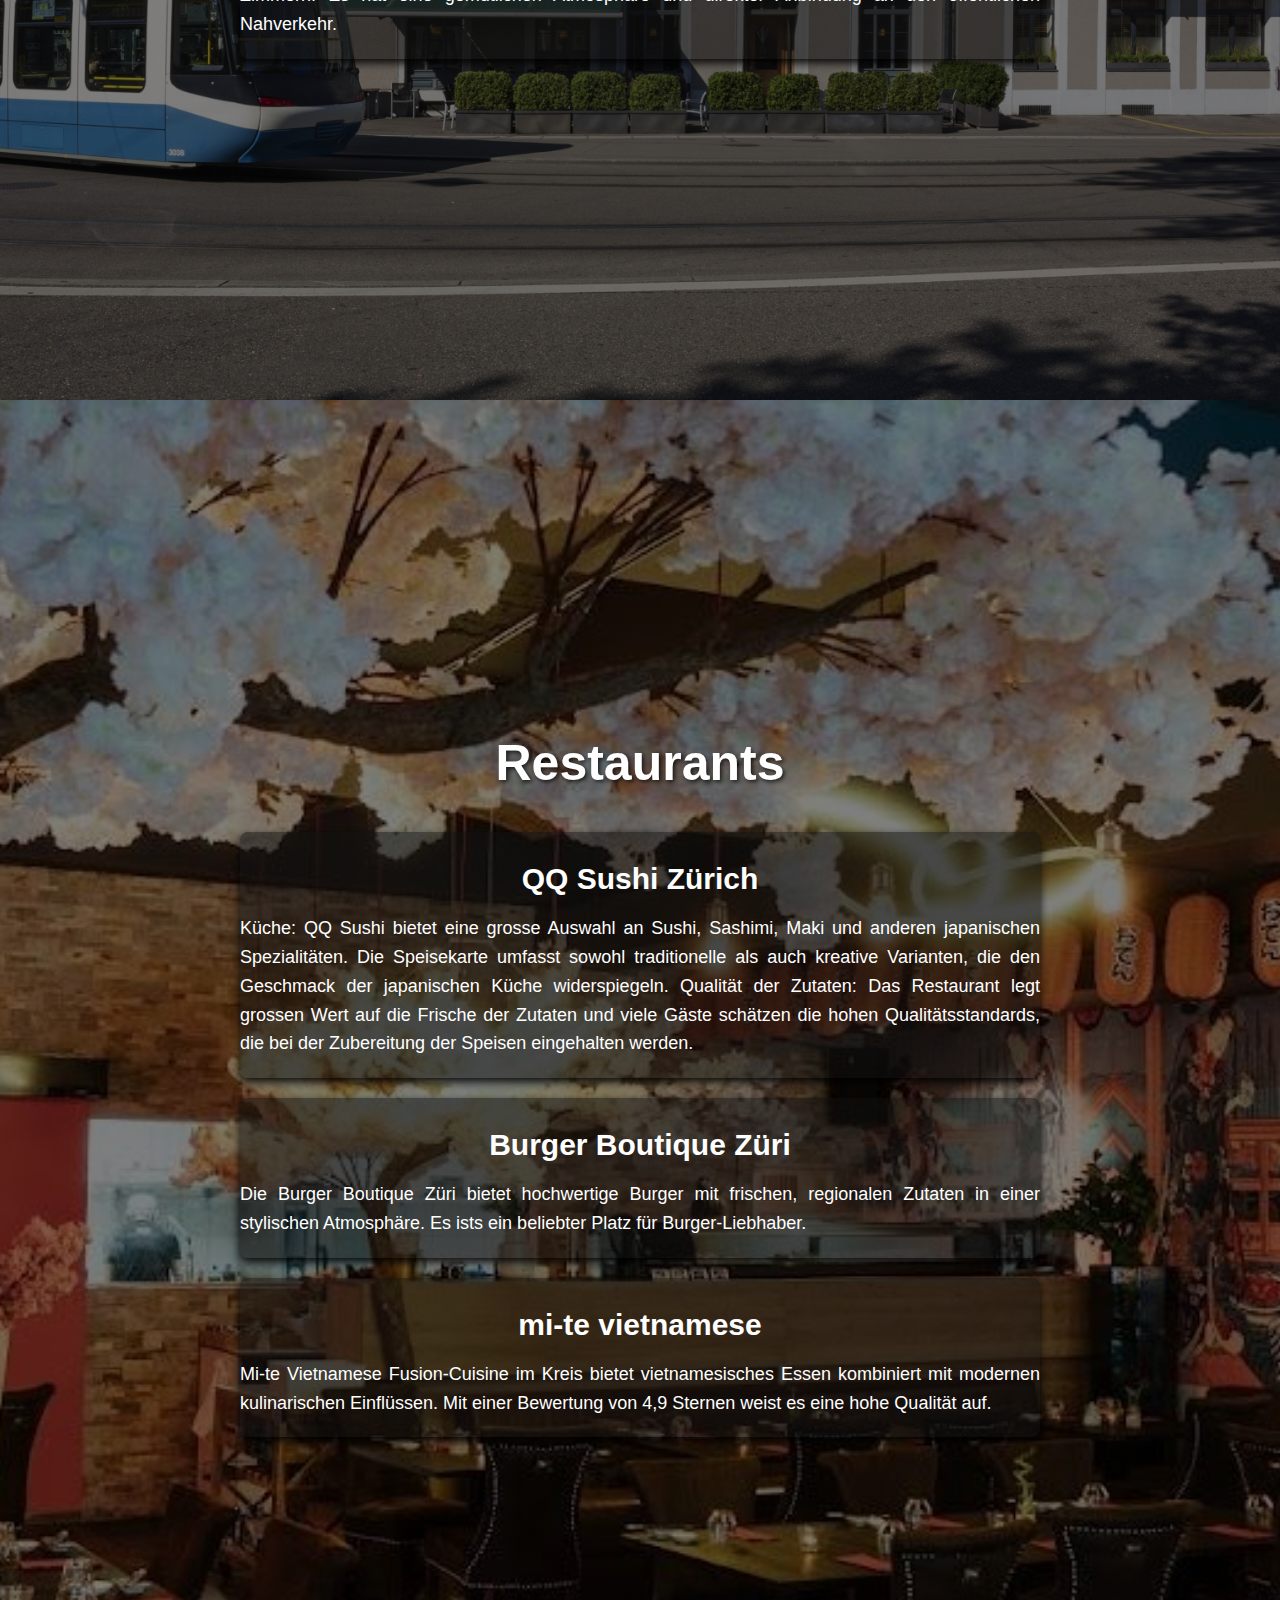
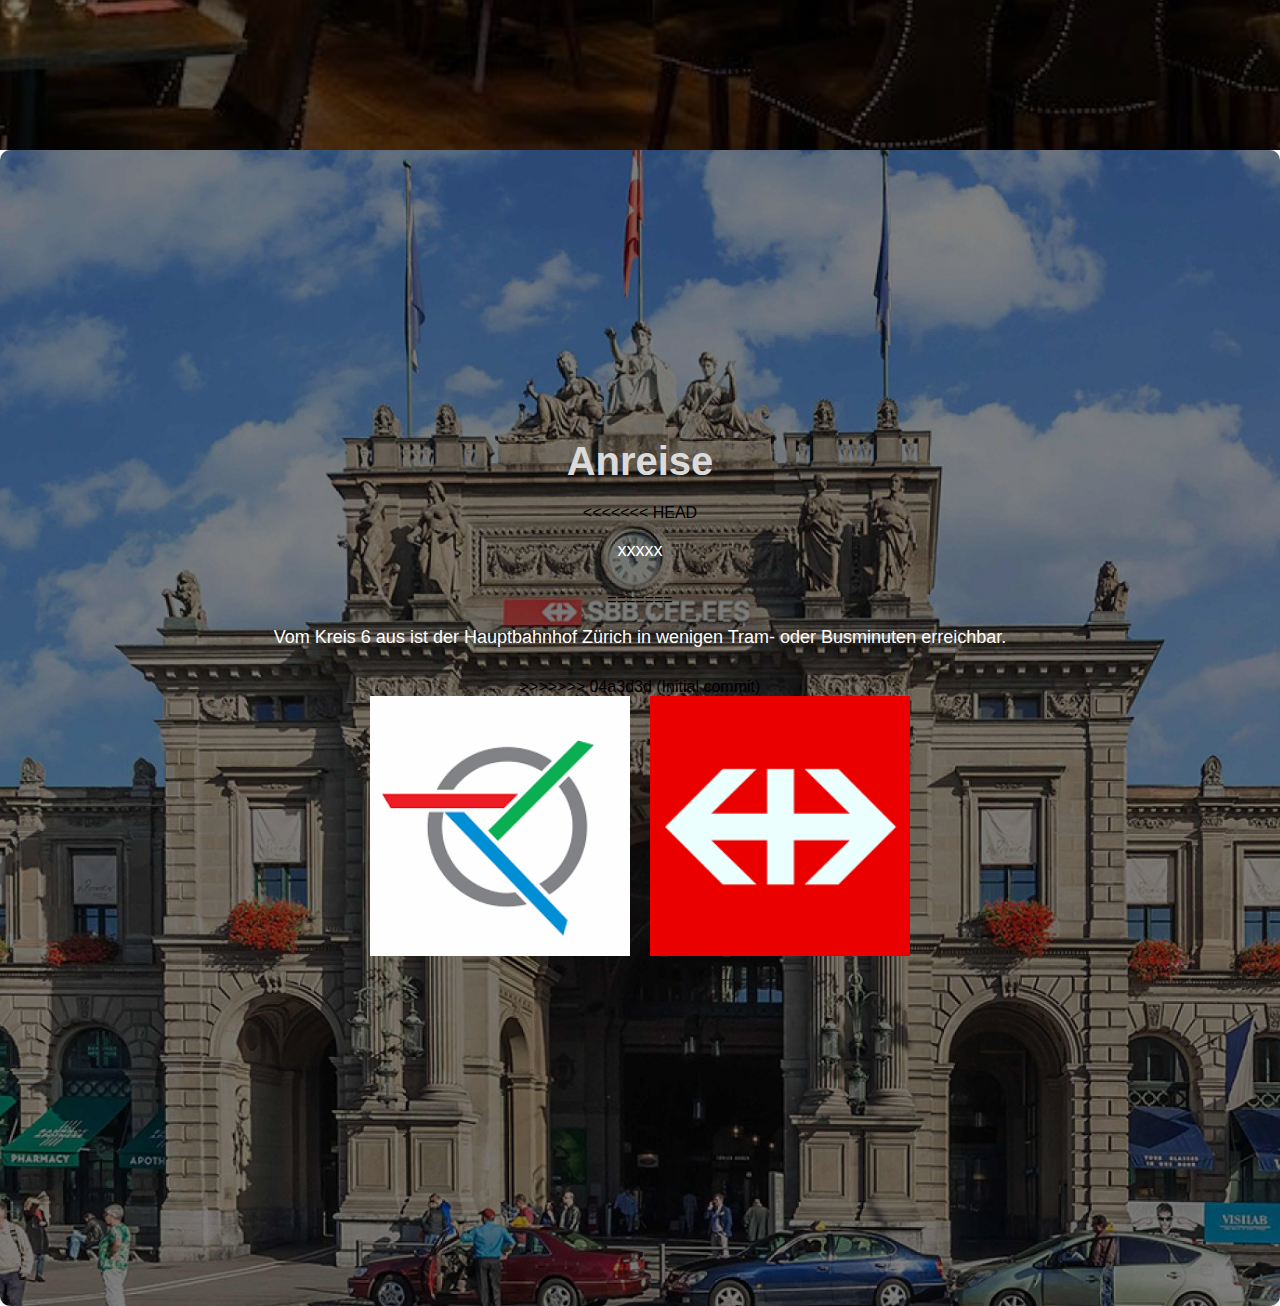
<file: kreis6/kreis6.html>
<!DOCTYPE html>
<html lang="de" class="hide-scrollbar">

<head>
    <meta charset="UTF-8">
    <meta name="viewport" content="width=device-width, initial-scale=1.0">
    <title>Zürich Guide || Kreis 6</title>
    <link rel="stylesheet" href="kreis6.css">
    <link ref="https://fonts.googleapis.com/css2?
    family=Roboto:wght@400;700&display=swap" rel="stylesheet">
    <link rel="icon" type="image/x-icon" href="../Bilder/favicon.ico">
</head>

<body>
    <header>
        <div class="container">
            <div class="navbar">
                <a href="../index.html"><img src="../Bilder/wappen.png" class="logo"></a>
                <nav>
                    <ul>
                        <li><a href="../index.html">Startseite</a></li>
                        <li><a href="../about.html">Über uns</a></li>
                        <li><a href="../karte.html">Karte</a></li>
                    </ul>
                </nav>
                <a href="../index.html"><img src="../Bilder/hamburger.png" class="menu-icon"></a>
            </div>
            <div class="row">
                <h1>Kreis 6</h1>
                <div class="col">

                    <a href="#Sehenswürdigkeiten">
                        <div class="card card1">
                            <h5>Sehenswürdigkeiten</h5>
                        </div>
                    </a>

                    <a href="#Übernachtungsmöglichkeit">
                        <div class="card card2">
                            <h5>Hotels</h5>
                        </div>
                    </a>

                    <a href="#Restaurants">
                        <div class="card card3">
                            <h5>Restaurants</h5>
                        </div>
                    </a>

                    <a href="#Anreise">
                        <div class="card card4">
                            <h5>Anreise</h5>
                        </div>
                    </a>
                </div>
    </header>

    <main></main>

    <section id="Sehenswürdigkeiten">
        <h2>Sehenswürdigkeiten</h2>

        <section class="s1">
            <h3>Rigiblick</h3>
            <p>
                Ein beliebter Aussichtspunkt am Zürichberg mit Panoramablick über die Stadt und die Alpen.
                Ideal für einen kurzen Ausflug mit der Standseilbahn oder eine Wanderung.
            </p>
        </section>

        <section class="s2">
            <h3>Focus Terra - Museum</h3>
            <p>
                Das Focus Terra ist ein modernes Erdmuseum, das faszinierende geologische Exponate und interaktive
                Erlebnisse bietet.
                Besonders beeindruckend ist der Erdbebensimulator, der Besuchern in die Kräfte der Natur rein nimmt.
            </p>
        </section>

        <section class="s3">
            <h3>ETH Zürich Hauptgebäude</h3>
            <p>
                Die ETH Zürich Hauptgebäude ist ein architektonisches Highlight.
                Von der Polyterrasse hat man zudem einen grossartigen Blick über Zürich.
            </p>
        </section>
    </section>


    <section id="Übernachtungsmöglichkeit">
        <h2>Hotels</h2>

        <section class="u1">
            <h3>Leonardo Boutique Hotel Rigihof</h3>
            <p>
                Das Leonardo Boutique Hotel bietet stilvolle Zimmer und eine zentrale Lage.
                Mit gutem Service und Anbindung an öffentliche Verkehrsmittel ist es perfekt für Stadtbesichtigungen
                geeignet.
            </p>
        </section>

        <section class="u2">
            <h3>Sorell Hotel Rigiblick</h3>
            <p>
                Das Sorell Hotel Rigiblick im Kreis 6 bietet moderne und komfortable Zimmer mit stilvollem Design sowie
                eine zentrale Lage.
            </p>
        </section>

        <section class="u3">
            <h3>Hotel Krone Unterstrass</h3>
            <p>
                Das Hotel Krone Unterstrass überzeugt durch seine exzellenten Service und gut ausgestatteten Zimmern.
                Es hat eine gemütlichen Atmosphäre und direkter Anbindung an den öffentlichen Nahverkehr.
            </p>
        </section>
    </section>

    <section id="Restaurants">
        <h2>Restaurants</h2>

        <section class="r1">
            <h3>QQ Sushi Zürich</h3>
            <p>
                Küche: QQ Sushi bietet eine grosse Auswahl an Sushi, Sashimi, Maki und anderen japanischen
                Spezialitäten. Die Speisekarte umfasst sowohl traditionelle als auch kreative Varianten, die den
                Geschmack der japanischen Küche widerspiegeln.
                Qualität der Zutaten: Das Restaurant legt grossen Wert auf die Frische der Zutaten und viele Gäste
                schätzen die hohen Qualitätsstandards, die bei der Zubereitung der Speisen eingehalten werden.
            </p>
        </section>

        <section class="r2">
            <h3>Burger Boutique Züri</h3>
            <p>
                Die Burger Boutique Züri bietet hochwertige Burger mit frischen, regionalen Zutaten in einer stylischen
                Atmosphäre.
                Es ists ein beliebter Platz für Burger-Liebhaber.
            </p>
        </section>

        <section class="r3">
            <h3>mi-te vietnamese</h3>
            <p>
                Mi-te Vietnamese Fusion-Cuisine im Kreis bietet vietnamesisches Essen kombiniert mit modernen
                kulinarischen Einflüssen.
                Mit einer Bewertung von 4,9 Sternen weist es eine hohe Qualität auf.
            </p>
        </section>
    </section>

    <section id="Anreise">
        <h2>Anreise</h2>
        <<<<<<< HEAD <p>xxxxx</p>
            =======
            <p>Vom Kreis 6 aus ist der Hauptbahnhof Zürich in wenigen Tram- oder Busminuten erreichbar.</p>
            >>>>>>> 04a3d3d (Initial commit)

            <div class="transport-links">
                <a href="https://www.zvv.ch/zvv/de/fahrplan/fp.html?tab=connections&date=2024-09-05&fromlat=47.3772429&fromlon=8.5314495&fromname=Aktueller%20Standort&time=16%3A05&toid=A%3D1%40O%3DZ%C3%BCrich%2C%20Central%40X%3D8543968%40Y%3D47376811%40U%3D85%40L%3D8588078%40B%3D1%40p%3D1725532456%40&tolat=47.376811&tolon=8.543968&toname=Z%C3%BCrich%2C%20Central"
                    target="_blank">
                    <img src="../Bilder/ZVV%20logo.png" alt="ZVV">
                </a>

                <a href="https://www.sbb.ch/de?date=%222024-08-16%22&moment=%22ARRIVAL%22&selected_trip=2&stops=%5B%7B%22type%22%3A%22COORDINATES%22%2C%22label%22%3A%22Aktueller%20Standort%22%2C%22value%22%3A%22%5B8.5352379%2C47.3835027%5D%22%7D%2C%7B%22value%22%3A%228588078%22%2C%22type%22%3A%22ID%22%2C%22label%22%3A%22Z%C3%BCrich%2C%20Central%22%7D%5D&time=%2216%3A30%22"
                    target="_blank">
                    <img src="../Bilder/SBB%20logo.png" alt="SBB">
                </a>
            </div>
    </section>
    </main>



</body>

</html>
</file>
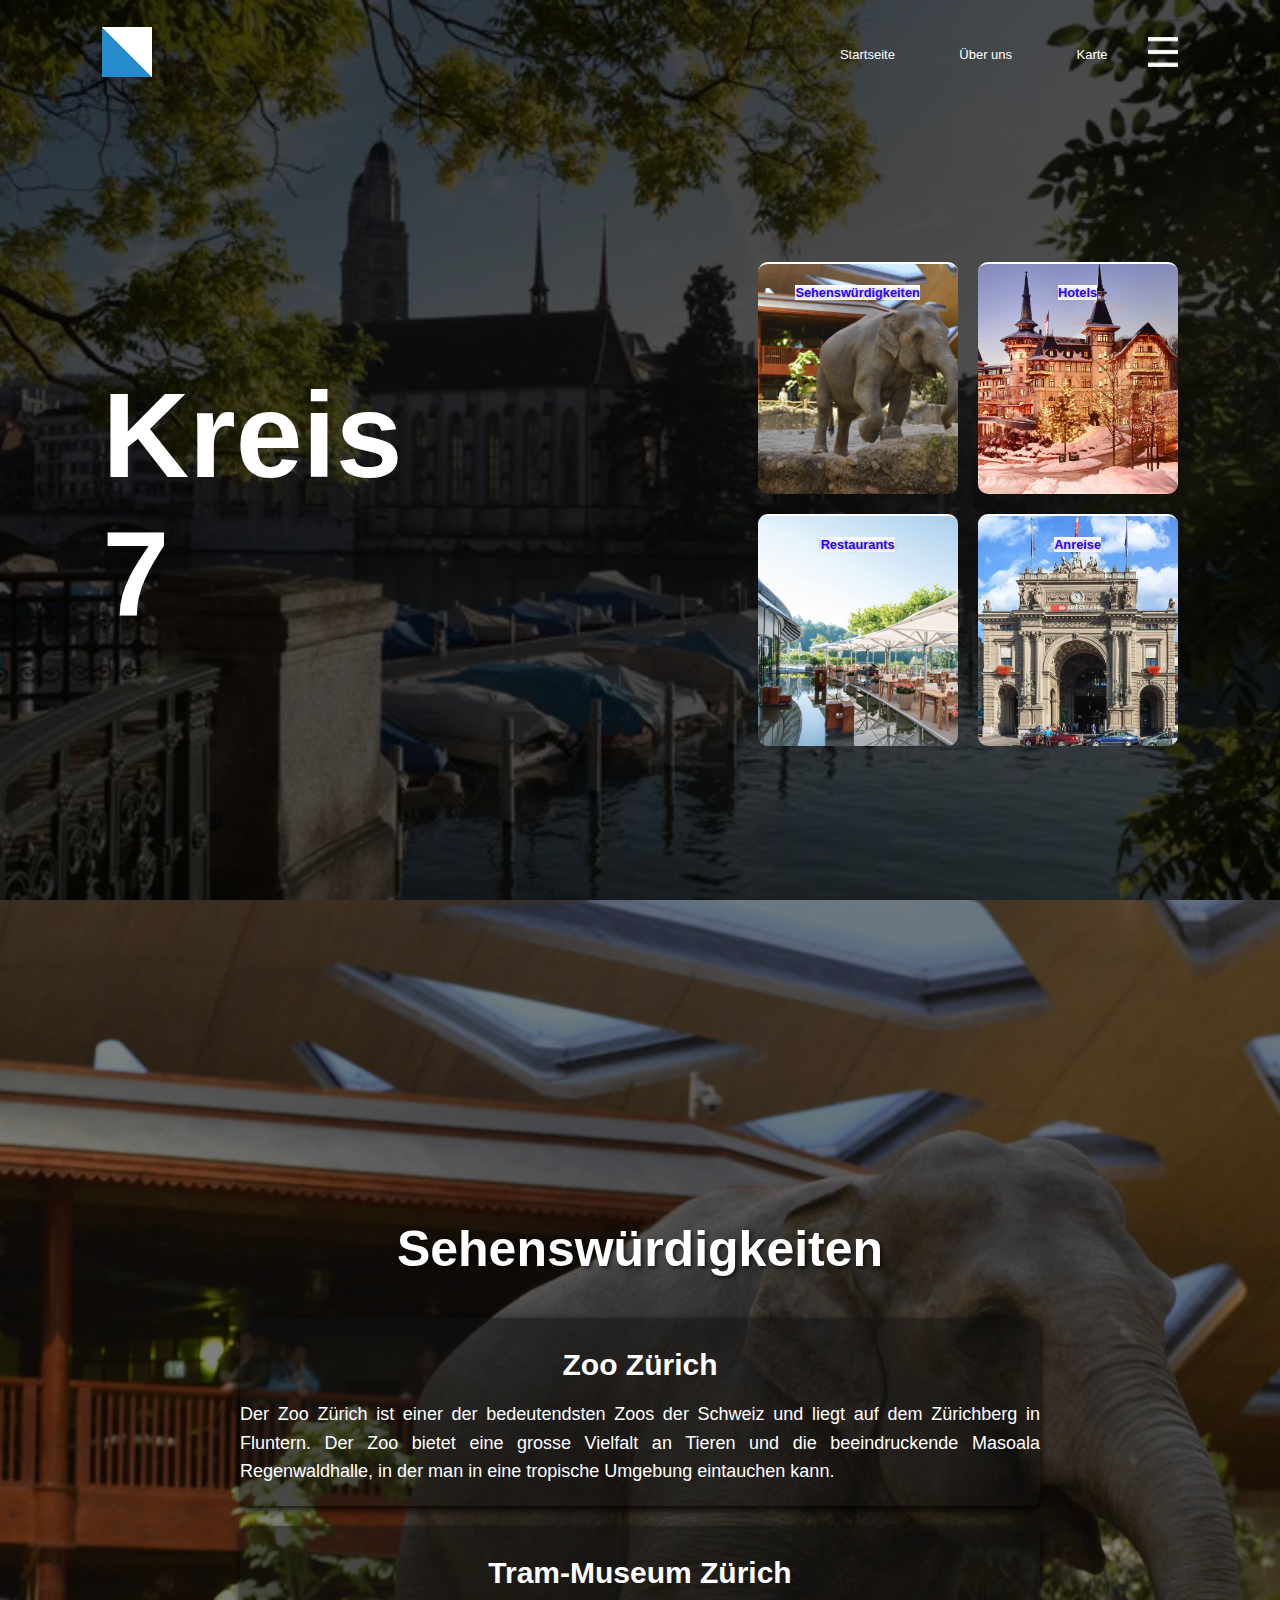
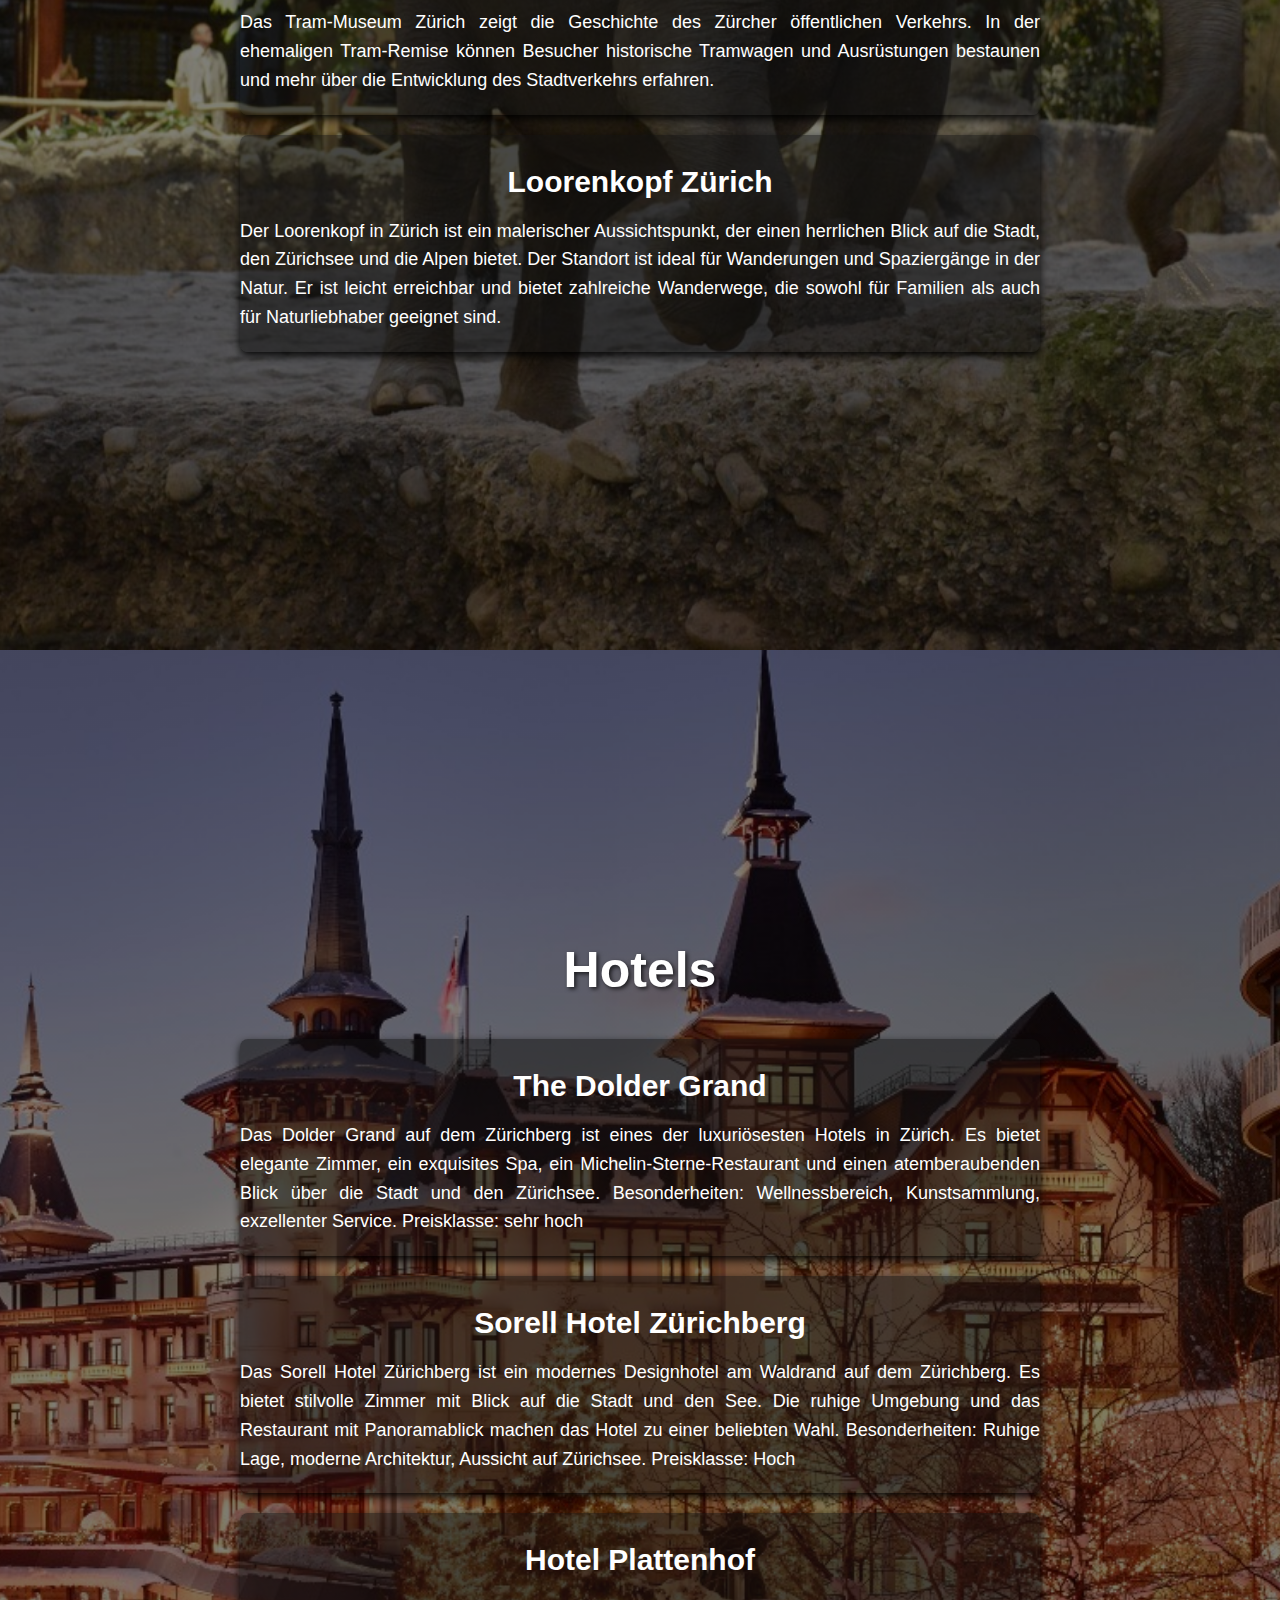
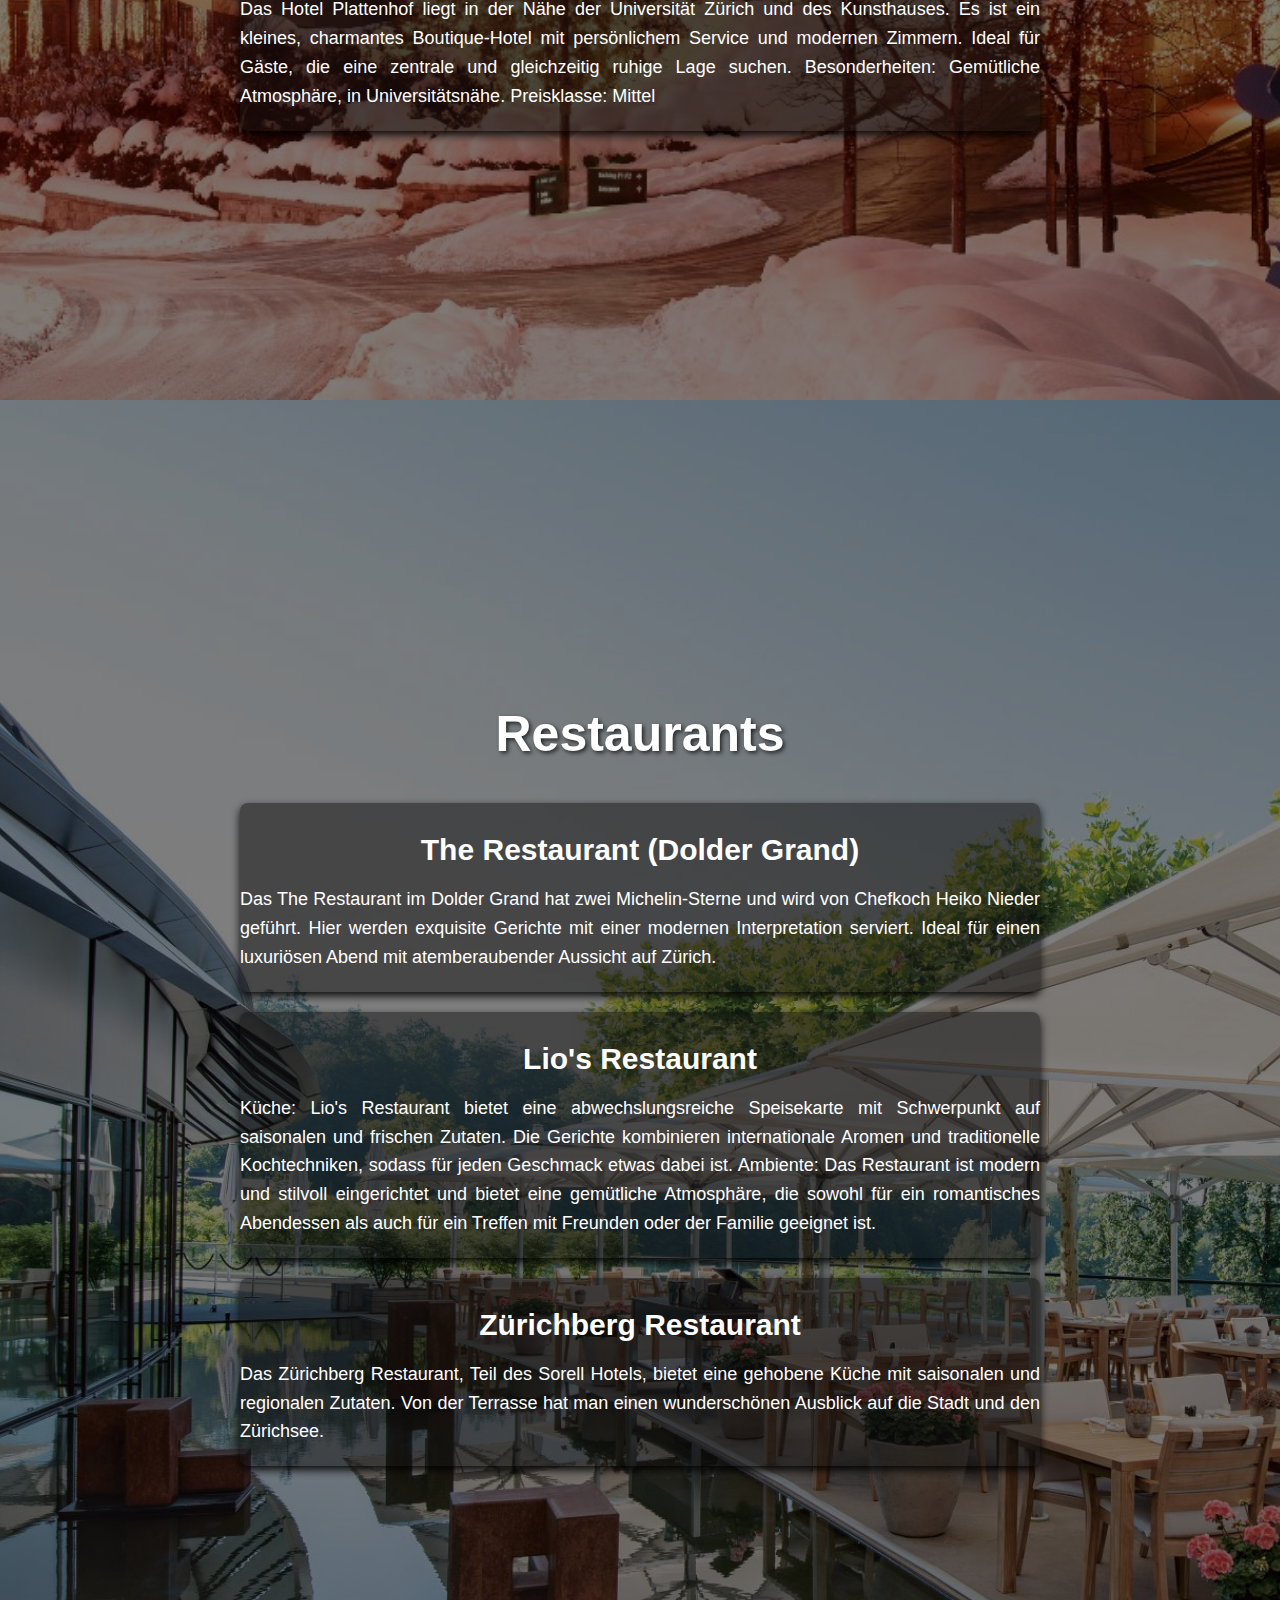
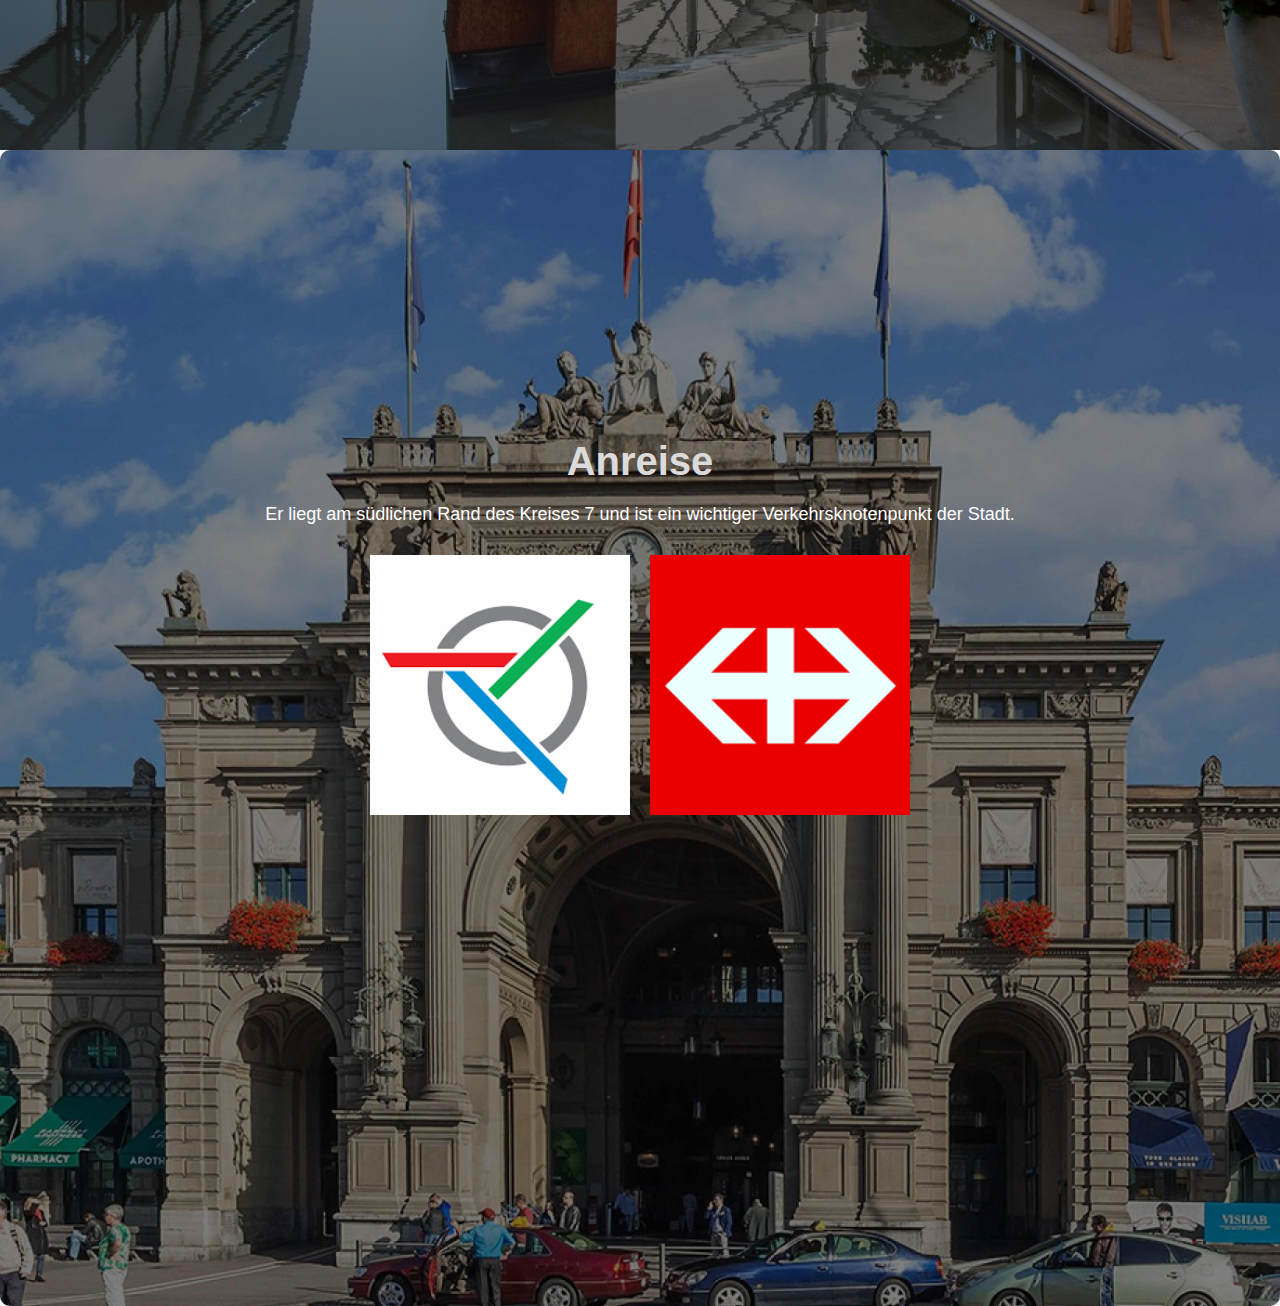
<file: kreis7/kreis7.html>
<!DOCTYPE html>
<html lang="de" class="hide-scrollbar">

<head>
    <meta charset="UTF-8">
    <meta name="viewport" content="width=device-width, initial-scale=1.0">
    <title>Zürich Guide || Kreis 7</title>
    <link rel="stylesheet" href="kreis7.css">
    <link ref="https://fonts.googleapis.com/css2?
    family=Roboto:wght@400;700&display=swap" rel="stylesheet">
    <link rel="icon" type="image/x-icon" href="../Bilder/favicon.ico">
</head>

<body>
    <header>
        <div class="container">
            <div class="navbar">
                <a href="../index.html"><img src="../Bilder/wappen.png" class="logo"></a>
                <nav>
                    <ul>
                        <li><a href="../index.html">Startseite</a></li>
                        <li><a href="../about.html">Über uns</a></li>
                        <li><a href="../karte.html">Karte</a></li>
                    </ul>
                </nav>
                <a href="../index.html"><img src="../Bilder/hamburger.png" class="menu-icon"></a>
            </div>
            <div class="row">
                <h1>Kreis 7</h1>
                <div class="col">

                    <a href="#Sehenswürdigkeiten">
                        <div class="card card1">
                            <h5>Sehenswürdigkeiten</h5>
                        </div>
                    </a>

                    <a href="#Übernachtungsmöglichkeit">
                        <div class="card card2">
                            <h5>Hotels</h5>
                        </div>
                    </a>

                    <a href="#Restaurants">
                        <div class="card card3">
                            <h5>Restaurants</h5>
                        </div>
                    </a>

                    <a href="#Anreise">
                        <div class="card card4">
                            <h5>Anreise</h5>
                        </div>
                    </a>
                </div>
    </header>


    <main></main>

    <section id="Sehenswürdigkeiten">
        <h2>Sehenswürdigkeiten</h2>

        <section class="s1">
            <h3>Zoo Zürich</h3>
            <p>
                Der Zoo Zürich ist einer der bedeutendsten Zoos der Schweiz und liegt auf dem Zürichberg in Fluntern.
                Der Zoo bietet eine grosse Vielfalt an Tieren und die beeindruckende Masoala Regenwaldhalle, in der man
                in eine tropische Umgebung eintauchen kann.
            </p>
        </section>

        <section class="s2">
            <h3>Tram-Museum Zürich</h3>
            <p>
                Das Tram-Museum Zürich zeigt die Geschichte des Zürcher öffentlichen Verkehrs. In der ehemaligen
                Tram-Remise können Besucher historische Tramwagen und Ausrüstungen bestaunen und mehr über die
                Entwicklung des Stadtverkehrs erfahren.
            </p>
        </section>

        <section class="s3">
            <h3> Loorenkopf Zürich </h3>
            <p>
                Der Loorenkopf in Zürich ist ein malerischer Aussichtspunkt, der einen herrlichen Blick auf die Stadt,
                den Zürichsee und die Alpen bietet. Der Standort ist ideal für Wanderungen und Spaziergänge in der
                Natur. Er ist leicht erreichbar und bietet zahlreiche Wanderwege, die sowohl für Familien als auch für
                Naturliebhaber geeignet sind.
            </p>
        </section>
    </section>


    <section id="Übernachtungsmöglichkeit">
        <h2>Hotels</h2>

        <section class="u1">
            <h3>The Dolder Grand</h3>
            <p>
                Das Dolder Grand auf dem Zürichberg ist eines der luxuriösesten Hotels in Zürich. Es bietet elegante
                Zimmer, ein exquisites Spa, ein Michelin-Sterne-Restaurant und einen atemberaubenden Blick über die
                Stadt und den Zürichsee.
                Besonderheiten: Wellnessbereich, Kunstsammlung, exzellenter Service.
                Preisklasse: sehr hoch
            </p>
        </section>

        <section class="u2">
            <h3>Sorell Hotel Zürichberg</h3>
            <p>
                Das Sorell Hotel Zürichberg ist ein modernes Designhotel am Waldrand auf dem Zürichberg. Es bietet
                stilvolle Zimmer mit Blick auf die Stadt und den See. Die ruhige Umgebung und das Restaurant mit
                Panoramablick machen das Hotel zu einer beliebten Wahl.
                Besonderheiten: Ruhige Lage, moderne Architektur, Aussicht auf Zürichsee.
                Preisklasse: Hoch
            </p>
        </section>

        <section class="u3">
            <h3>Hotel Plattenhof</h3>
            <p>
                Das Hotel Plattenhof liegt in der Nähe der Universität Zürich und des Kunsthauses. Es ist ein kleines,
                charmantes Boutique-Hotel mit persönlichem Service und modernen Zimmern. Ideal für Gäste, die eine
                zentrale und gleichzeitig ruhige Lage suchen.
                Besonderheiten: Gemütliche Atmosphäre, in Universitätsnähe.
                Preisklasse: Mittel
            </p>
        </section>
    </section>

    <section id="Restaurants">
        <h2>Restaurants</h2>

        <section class="r1">
            <h3>The Restaurant (Dolder Grand)</h3>
            <p>
                Das The Restaurant im Dolder Grand hat zwei Michelin-Sterne und wird von Chefkoch Heiko Nieder geführt.
                Hier werden exquisite Gerichte mit einer modernen Interpretation serviert. Ideal für einen luxuriösen
                Abend mit atemberaubender Aussicht auf Zürich.
            </p>
        </section>

        <section class="r2">
            <h3>Lio's Restaurant</h3>
            <p>
                Küche: Lio's Restaurant bietet eine abwechslungsreiche Speisekarte mit Schwerpunkt auf saisonalen und
                frischen Zutaten. Die Gerichte kombinieren internationale Aromen und traditionelle Kochtechniken, sodass
                für jeden Geschmack etwas dabei ist.
                Ambiente: Das Restaurant ist modern und stilvoll eingerichtet und bietet eine gemütliche Atmosphäre, die
                sowohl für ein romantisches Abendessen als auch für ein Treffen mit Freunden oder der Familie geeignet
                ist.
            </p>
        </section>

        <section class="r3">
            <h3>Zürichberg Restaurant</h3>
            <p>
                Das Zürichberg Restaurant, Teil des Sorell Hotels, bietet eine gehobene Küche mit saisonalen und
                regionalen Zutaten. Von der Terrasse hat man einen wunderschönen Ausblick auf die Stadt und den
                Zürichsee.
            </p>
        </section>
    </section>

    <section id="Anreise">
        <h2>Anreise</h2>
        <p>
            Er liegt am südlichen Rand des Kreises 7 und ist ein wichtiger Verkehrsknotenpunkt der Stadt.
        </p>

        <div class="transport-links">
            <a href="https://www.zvv.ch/zvv/de/fahrplan/fp.html?tab=connections&date=2024-09-05&fromlat=47.3772429&fromlon=8.5314495&fromname=Aktueller%20Standort&time=16%3A05&toid=A%3D1%40O%3DZ%C3%BCrich%2C%20Central%40X%3D8543968%40Y%3D47376811%40U%3D85%40L%3D8588078%40B%3D1%40p%3D1725532456%40&tolat=47.376811&tolon=8.543968&toname=Z%C3%BCrich%2C%20Central"
                target="_blank">
                <img src="../Bilder/ZVV logo.png" alt="ZVV">
            </a>

            <a href="https://www.sbb.ch/de?date=%222024-10-03%22&moment=%22DEPARTURE%22&stops=%5B%7B%22label%22%3A%22%22%2C%22type%22%3A%22ID%22%2C%22value%22%3A%22%22%7D%2C%7B%22value%22%3A%228503059%22%2C%22type%22%3A%22ID%22%2C%22label%22%3A%22Z%C3%BCrich%20Stadelhofen%2C%20Bahnhof%22%7D%5D&time=%2215%3A33%22"
                target="_blank">
                <img src="../Bilder/SBB logo.png" alt="SBB">
            </a>
        </div>
    </section>
    </main>



</body>

</html>
</file>
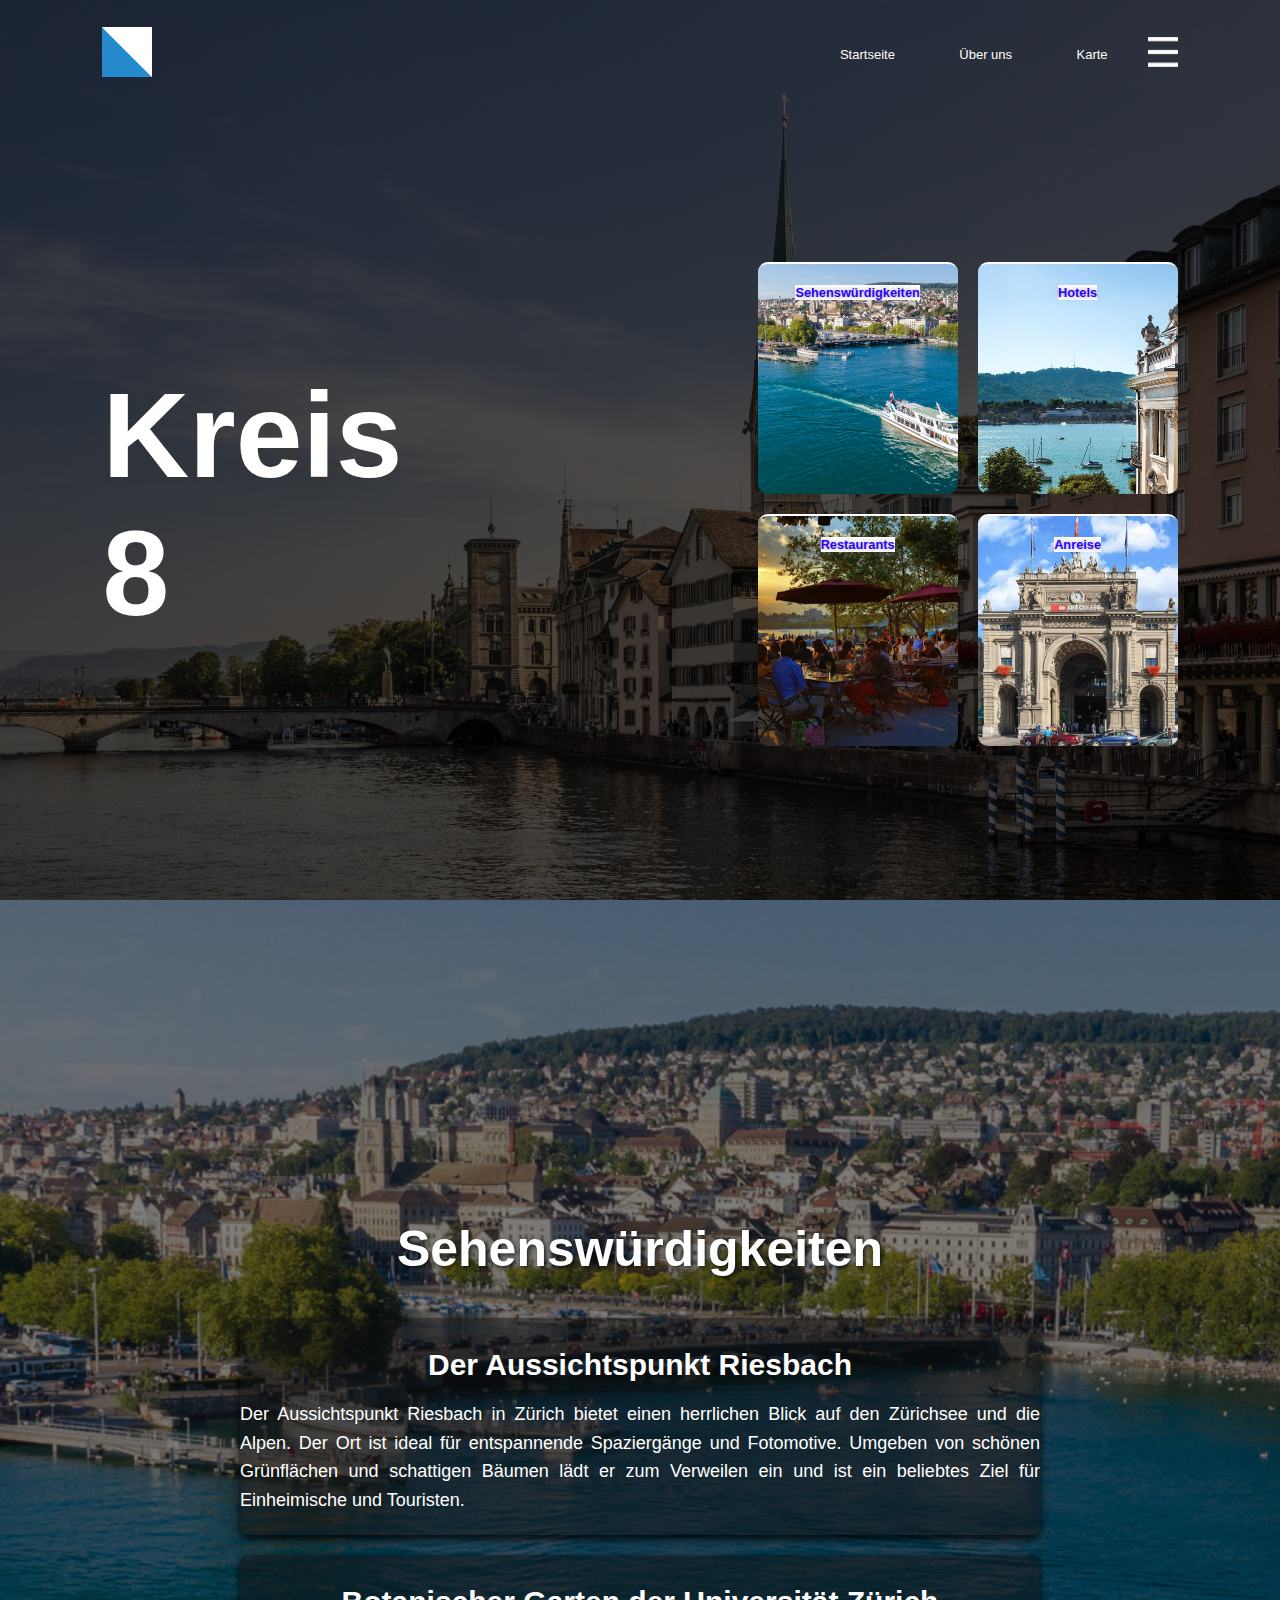
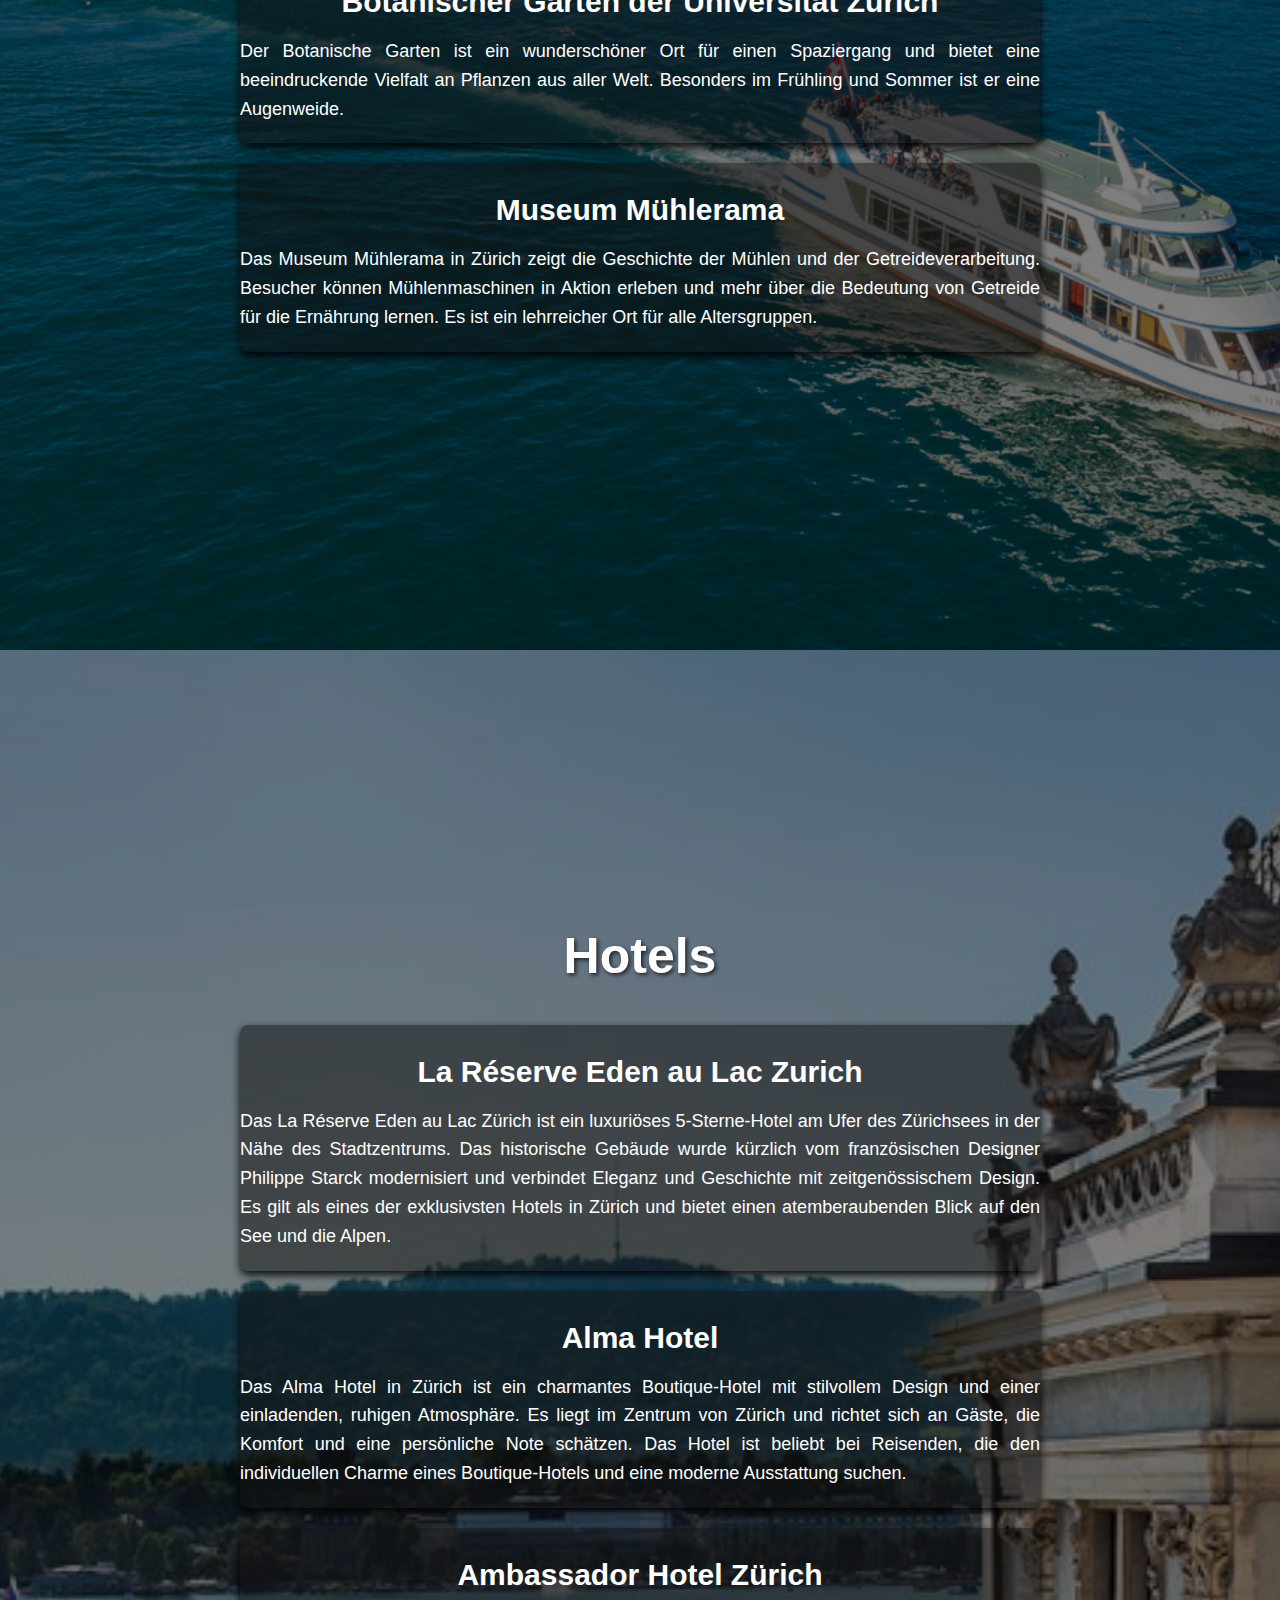
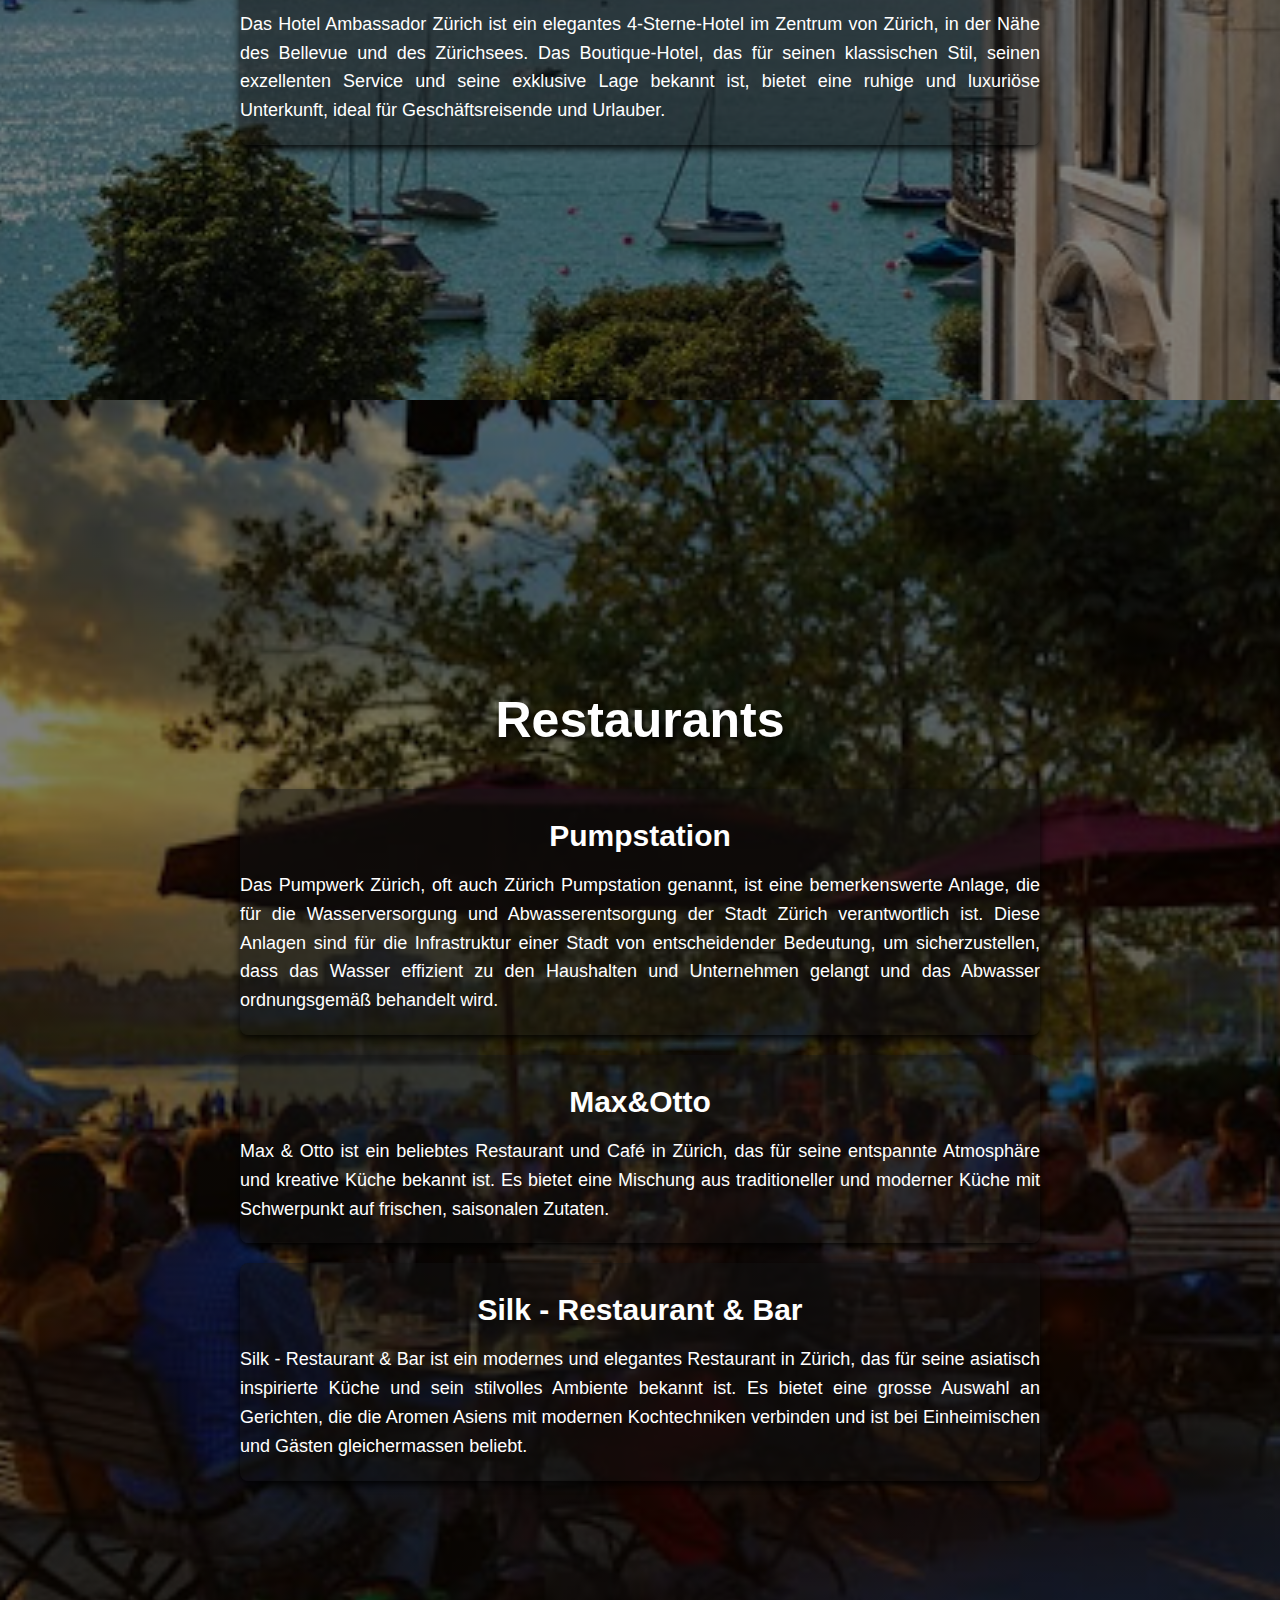
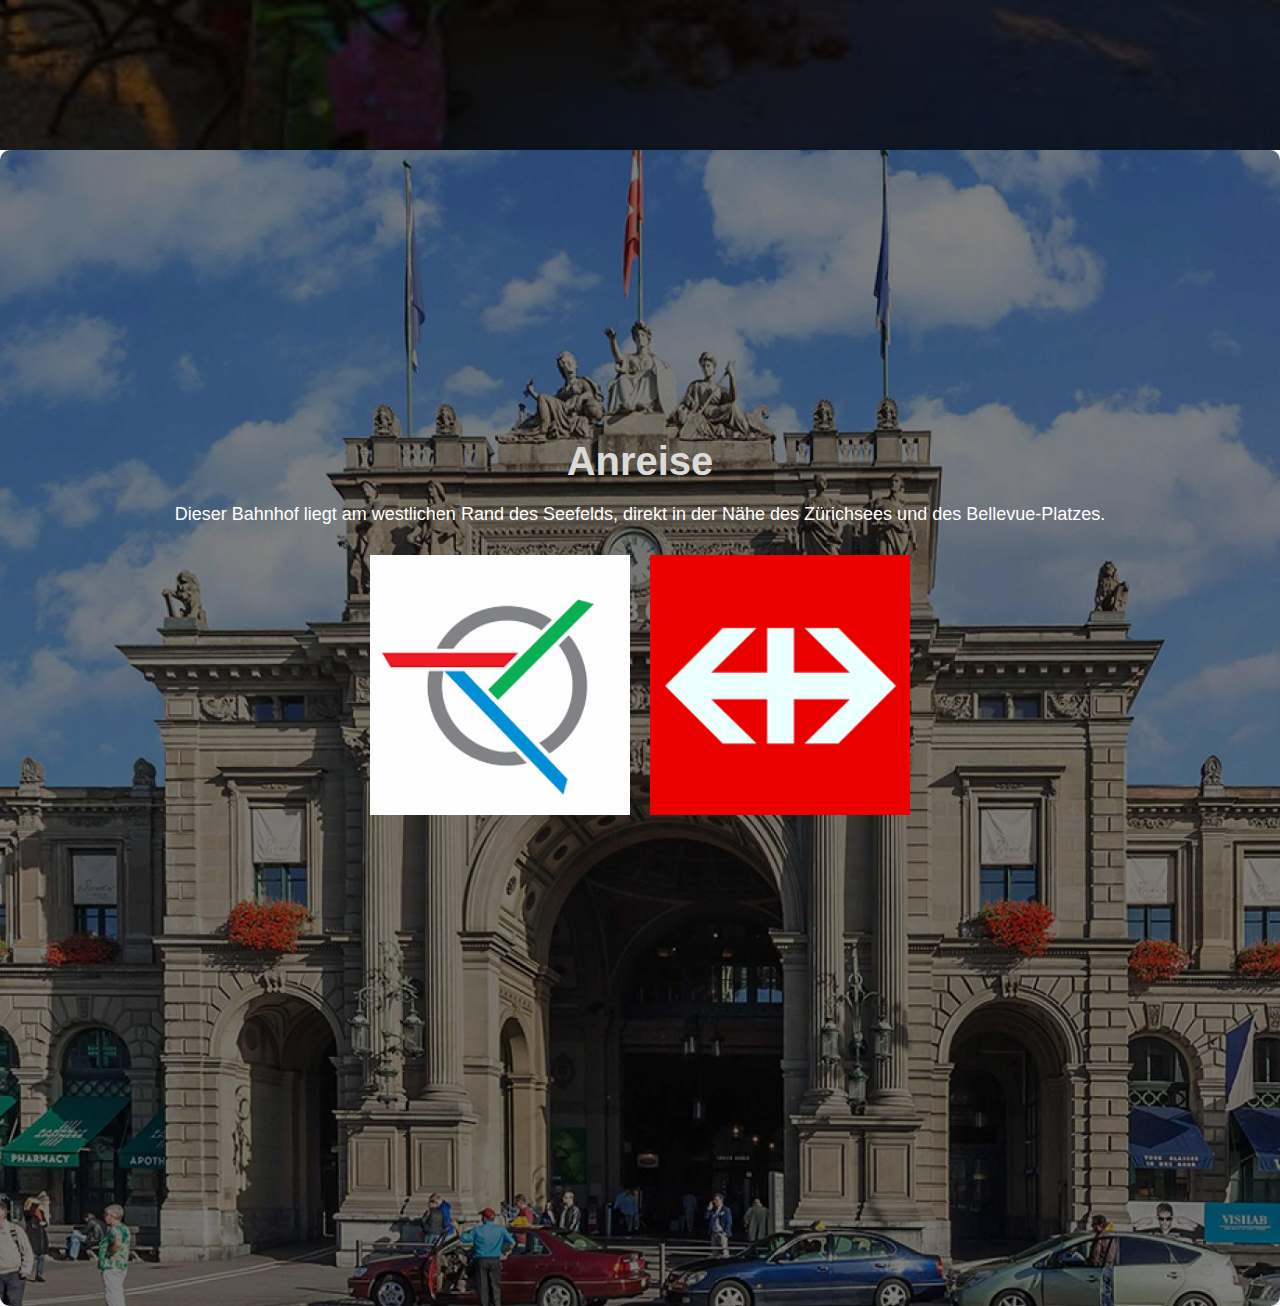
<file: kreis8/kreis8.html>
<!DOCTYPE html>
<html lang="de" class="hide-scrollbar">

<head>
    <meta charset="UTF-8">
    <meta name="viewport" content="width=device-width, initial-scale=1.0">
    <title>Zürich Guide || Kreis 8</title>
    <link rel="stylesheet" href="kreis8.css">
    <link ref="https://fonts.googleapis.com/css2?
    family=Roboto:wght@400;700&display=swap" rel="stylesheet">
    <link rel="icon" type="image/x-icon" href="../Bilder/favicon.ico">
</head>

<body>
    <header>
        <div class="container">
            <div class="navbar">
                <a href="../index.html"><img src="../Bilder/wappen.png" class="logo"></a>
                <nav>
                    <ul>
                        <li><a href="../index.html">Startseite</a></li>
                        <li><a href="../about.html">Über uns</a></li>
                        <li><a href="../karte.html">Karte</a></li>
                    </ul>
                </nav>
                <a href="../index.html"><img src="../Bilder/hamburger.png" class="menu-icon"></a>
            </div>
            <div class="row">
                <h1>Kreis 8</h1>
                <div class="col">

                    <a href="#Sehenswürdigkeiten">
                        <div class="card card1">
                            <h5>Sehenswürdigkeiten</h5>
                        </div>
                    </a>

                    <a href="#Übernachtungsmöglichkeit">
                        <div class="card card2">
                            <h5>Hotels</h5>
                        </div>
                    </a>

                    <a href="#Restaurants">
                        <div class="card card3">
                            <h5>Restaurants</h5>
                        </div>
                    </a>

                    <a href="#Anreise">
                        <div class="card card4">
                            <h5>Anreise</h5>
                        </div>
                    </a>
                </div>
    </header>


    <main></main>

    <section id="Sehenswürdigkeiten">
        <h2>Sehenswürdigkeiten</h2>

        <section class="s1">
            <h3>Der Aussichtspunkt Riesbach</h3>
            <p>
                Der Aussichtspunkt Riesbach in Zürich bietet einen herrlichen Blick auf den Zürichsee und die Alpen. Der
                Ort ist ideal für entspannende Spaziergänge und Fotomotive. Umgeben von schönen Grünflächen und
                schattigen Bäumen lädt er zum Verweilen ein und ist ein beliebtes Ziel für Einheimische und Touristen.
            </p>
        </section>

        <section class="s2">
            <h3>Botanischer Garten der Universität Zürich</h3>
            <p>
                Der Botanische Garten ist ein wunderschöner Ort für einen Spaziergang und bietet eine beeindruckende
                Vielfalt an Pflanzen aus aller Welt. Besonders im Frühling und Sommer ist er eine Augenweide.
            </p>
        </section>

        <section class="s3">
            <h3> Museum Mühlerama </h3>
            <p>

                Das Museum Mühlerama in Zürich zeigt die Geschichte der Mühlen und der Getreideverarbeitung. Besucher
                können Mühlenmaschinen in Aktion erleben und mehr über die Bedeutung von Getreide für die Ernährung
                lernen. Es ist ein lehrreicher Ort für alle Altersgruppen.
            </p>
        </section>
    </section>


    <section id="Übernachtungsmöglichkeit">
        <h2>Hotels</h2>

        <section class="u1">
            <h3>La Réserve Eden au Lac Zurich</h3>
            <p>
                Das La Réserve Eden au Lac Zürich ist ein luxuriöses 5-Sterne-Hotel am Ufer des Zürichsees in der Nähe
                des Stadtzentrums.
                Das historische Gebäude wurde kürzlich vom französischen Designer Philippe Starck modernisiert und
                verbindet Eleganz und Geschichte mit zeitgenössischem Design.
                Es gilt als eines der exklusivsten Hotels in Zürich und bietet einen atemberaubenden Blick auf den See
                und die Alpen.
            </p>
        </section>

        <section class="u2">
            <h3>Alma Hotel</h3>
            <p>
                Das Alma Hotel in Zürich ist ein charmantes Boutique-Hotel mit stilvollem Design und einer einladenden,
                ruhigen Atmosphäre.
                Es liegt im Zentrum von Zürich und richtet sich an Gäste, die Komfort und eine persönliche Note
                schätzen.
                Das Hotel ist beliebt bei Reisenden, die den individuellen Charme eines Boutique-Hotels und eine moderne
                Ausstattung suchen.
            </p>
        </section>

        <section class="u3">
            <h3>Ambassador Hotel Zürich</h3>
            <p>
                Das Hotel Ambassador Zürich ist ein elegantes 4-Sterne-Hotel im Zentrum von Zürich, in der Nähe des
                Bellevue und des Zürichsees.
                Das Boutique-Hotel, das für seinen klassischen Stil, seinen exzellenten Service und seine exklusive Lage
                bekannt ist, bietet eine ruhige und luxuriöse Unterkunft, ideal für Geschäftsreisende und Urlauber.
            </p>
        </section>
    </section>

    <section id="Restaurants">
        <h2>Restaurants</h2>

        <section class="r1">
            <h3>Pumpstation</h3>
            <p>
                Das Pumpwerk Zürich, oft auch Zürich Pumpstation genannt, ist eine bemerkenswerte Anlage, die für die
                Wasserversorgung und Abwasserentsorgung der Stadt Zürich verantwortlich ist.
                Diese Anlagen sind für die Infrastruktur einer Stadt von entscheidender Bedeutung, um sicherzustellen,
                dass das Wasser effizient zu den Haushalten und Unternehmen gelangt und das Abwasser ordnungsgemäß
                behandelt wird.
            </p>
        </section>

        <section class="r2">
            <h3>Max&Otto</h3>
            <p>
                Max & Otto ist ein beliebtes Restaurant und Café in Zürich, das für seine entspannte Atmosphäre und
                kreative Küche bekannt ist. Es bietet eine Mischung aus traditioneller und moderner Küche mit
                Schwerpunkt auf frischen, saisonalen Zutaten.
            </p>
        </section>

        <section class="r3">
            <h3>Silk - Restaurant & Bar</h3>
            <p>
                Silk - Restaurant & Bar ist ein modernes und elegantes Restaurant in Zürich, das für seine asiatisch
                inspirierte Küche und sein stilvolles Ambiente bekannt ist.
                Es bietet eine grosse Auswahl an Gerichten, die die Aromen Asiens mit modernen Kochtechniken verbinden
                und ist bei Einheimischen und Gästen gleichermassen beliebt.
            </p>
        </section>
    </section>

    <section id="Anreise">
        <h2>Anreise</h2>
        <p>
            Dieser Bahnhof liegt am westlichen Rand des Seefelds, direkt in der Nähe des Zürichsees und des
            Bellevue-Platzes.
        </p>

        <div class="transport-links">
            <a href="https://www.zvv.ch/zvv/de/fahrplan/fp.html?tab=connections&date=2024-09-05&fromlat=47.3772429&fromlon=8.5314495&fromname=Aktueller%20Standort&time=16%3A05&toid=A%3D1%40O%3DZ%C3%BCrich%2C%20Central%40X%3D8543968%40Y%3D47376811%40U%3D85%40L%3D8588078%40B%3D1%40p%3D1725532456%40&tolat=47.376811&tolon=8.543968&toname=Z%C3%BCrich%2C%20Central"
                target="_blank">
                <img src="../Bilder/ZVV logo.png" alt="ZVV">
            </a>

            <a href="https://www.sbb.ch/de?date=%222024-10-03%22&moment=%22DEPARTURE%22&stops=%5B%7B%22label%22%3A%22%22%2C%22type%22%3A%22ID%22%2C%22value%22%3A%22%22%7D%2C%7B%22value%22%3A%228503059%22%2C%22type%22%3A%22ID%22%2C%22label%22%3A%22Z%C3%BCrich%20Stadelhofen%2C%20Bahnhof%22%7D%5D&time=%2215%3A33%22"
                target="_blank">
                <img src="../Bilder/SBB logo.png" alt="SBB">
            </a>
        </div>
    </section>
    </main>



</body>

</html>
</file>
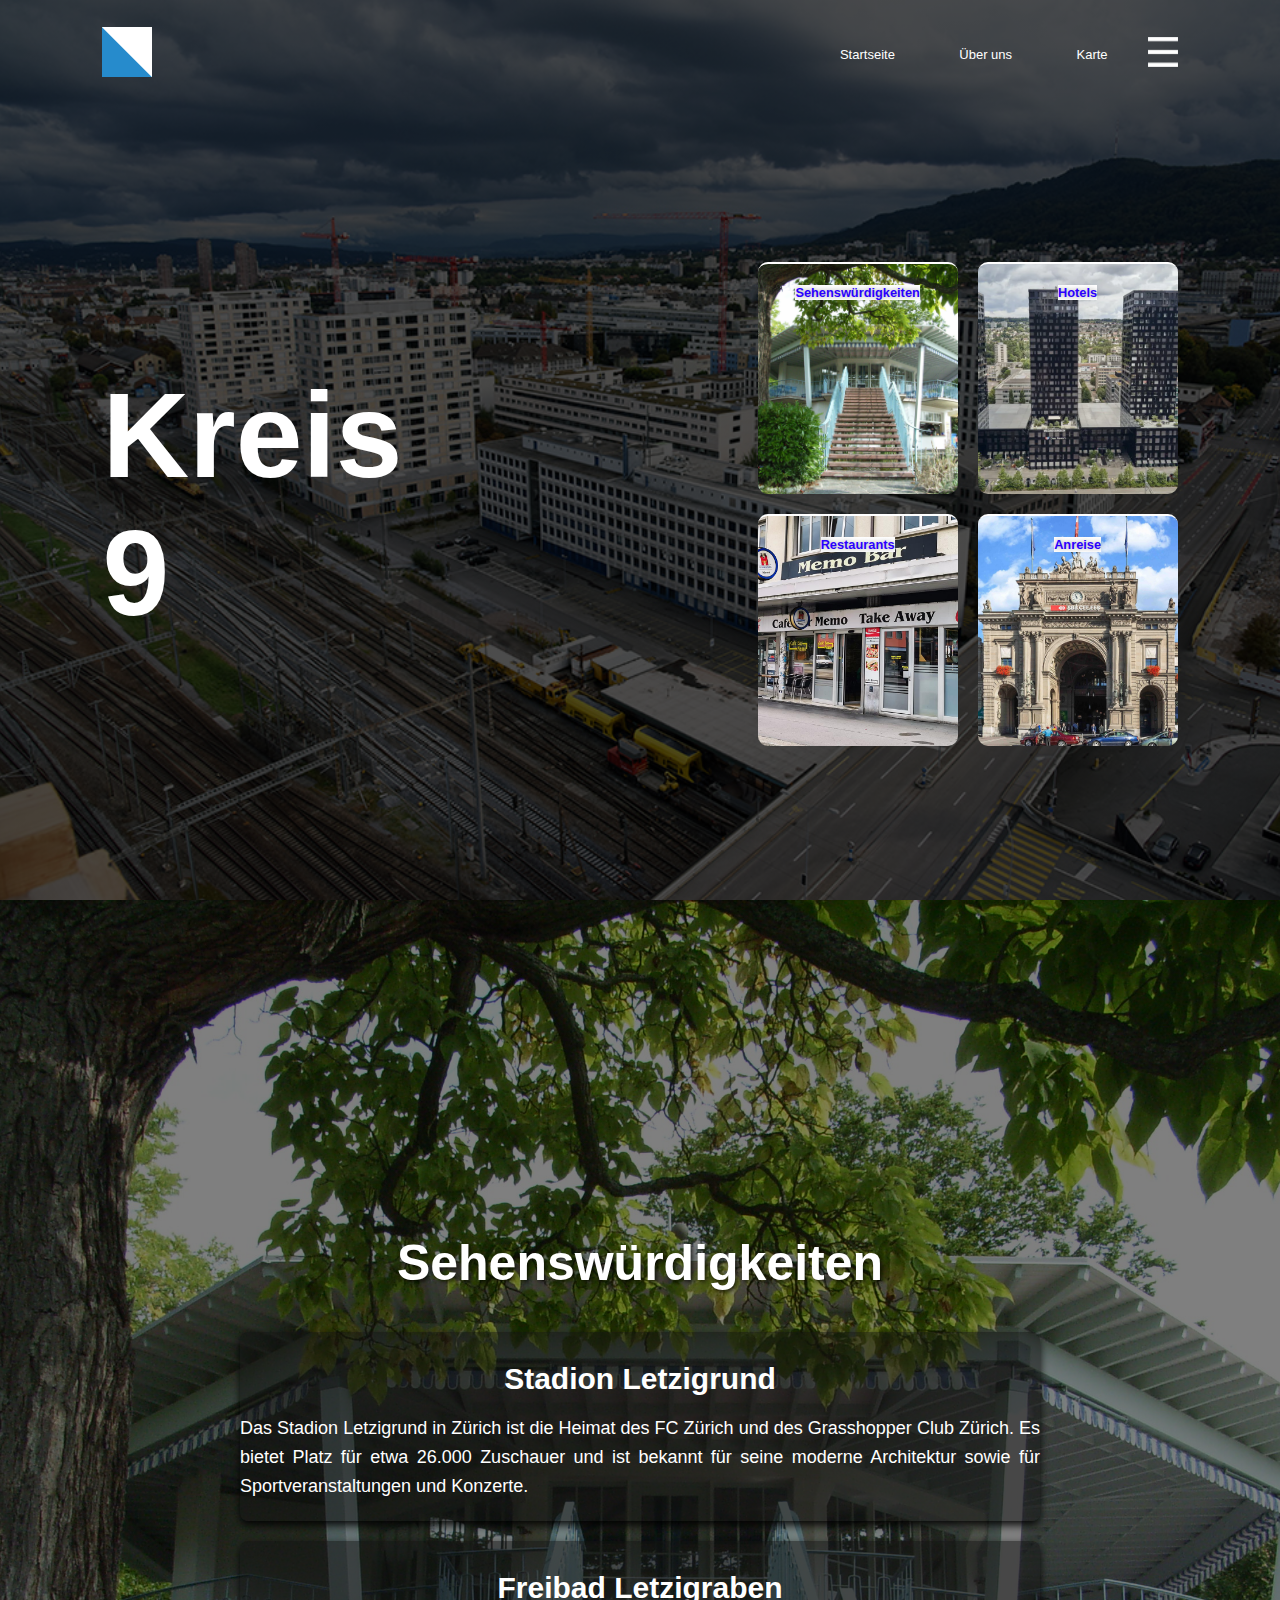
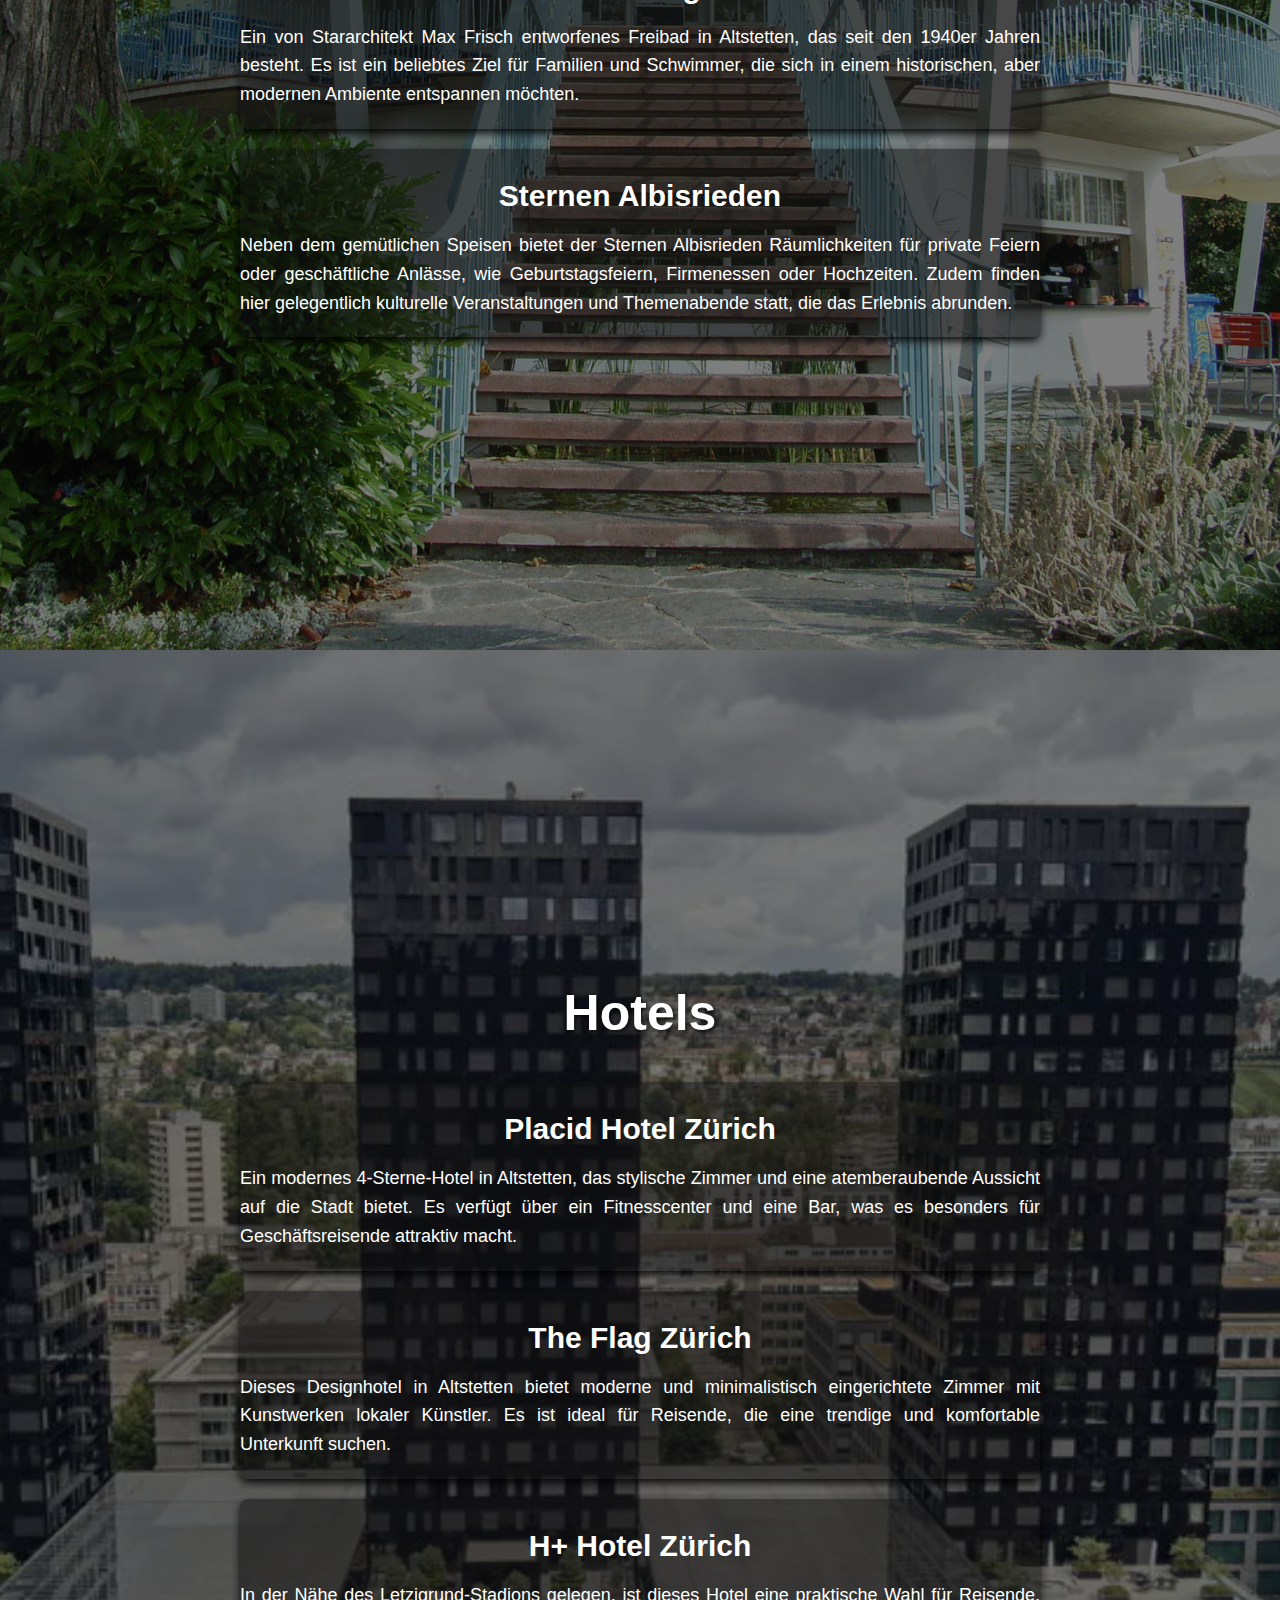
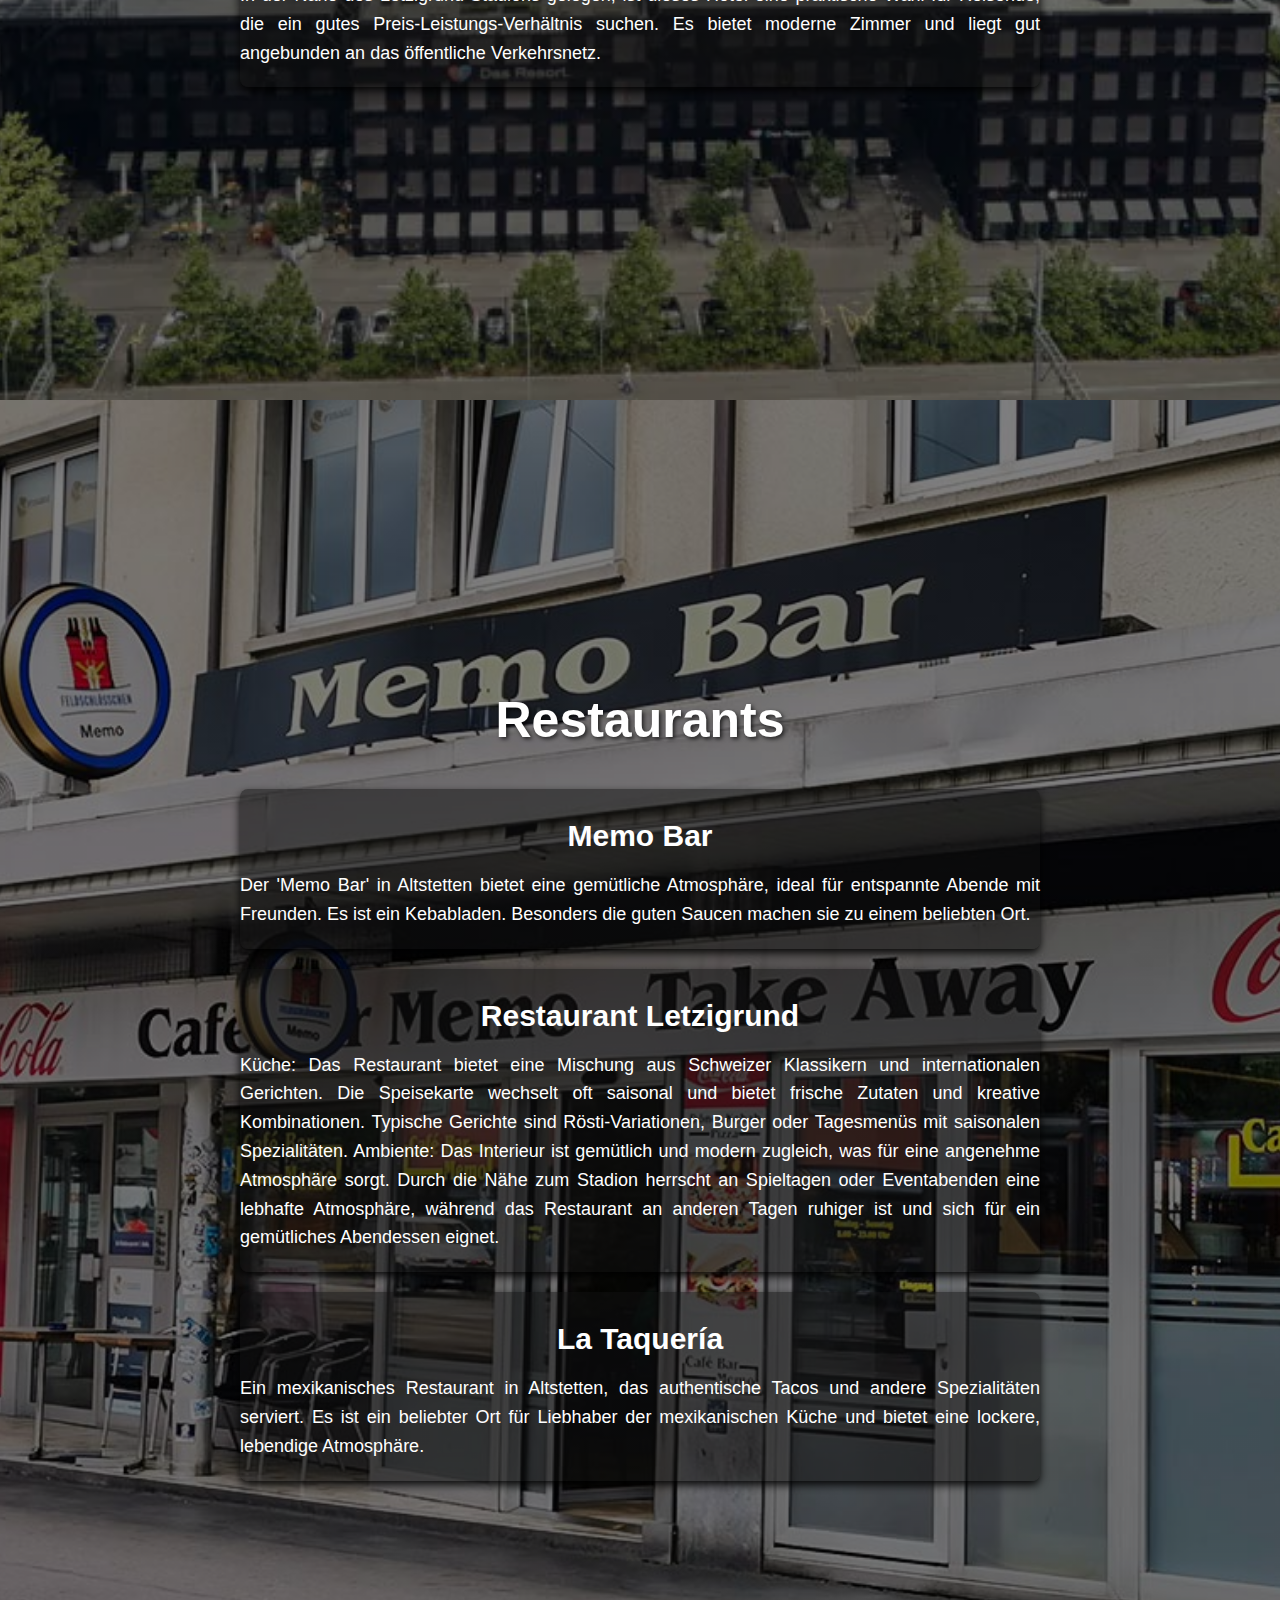
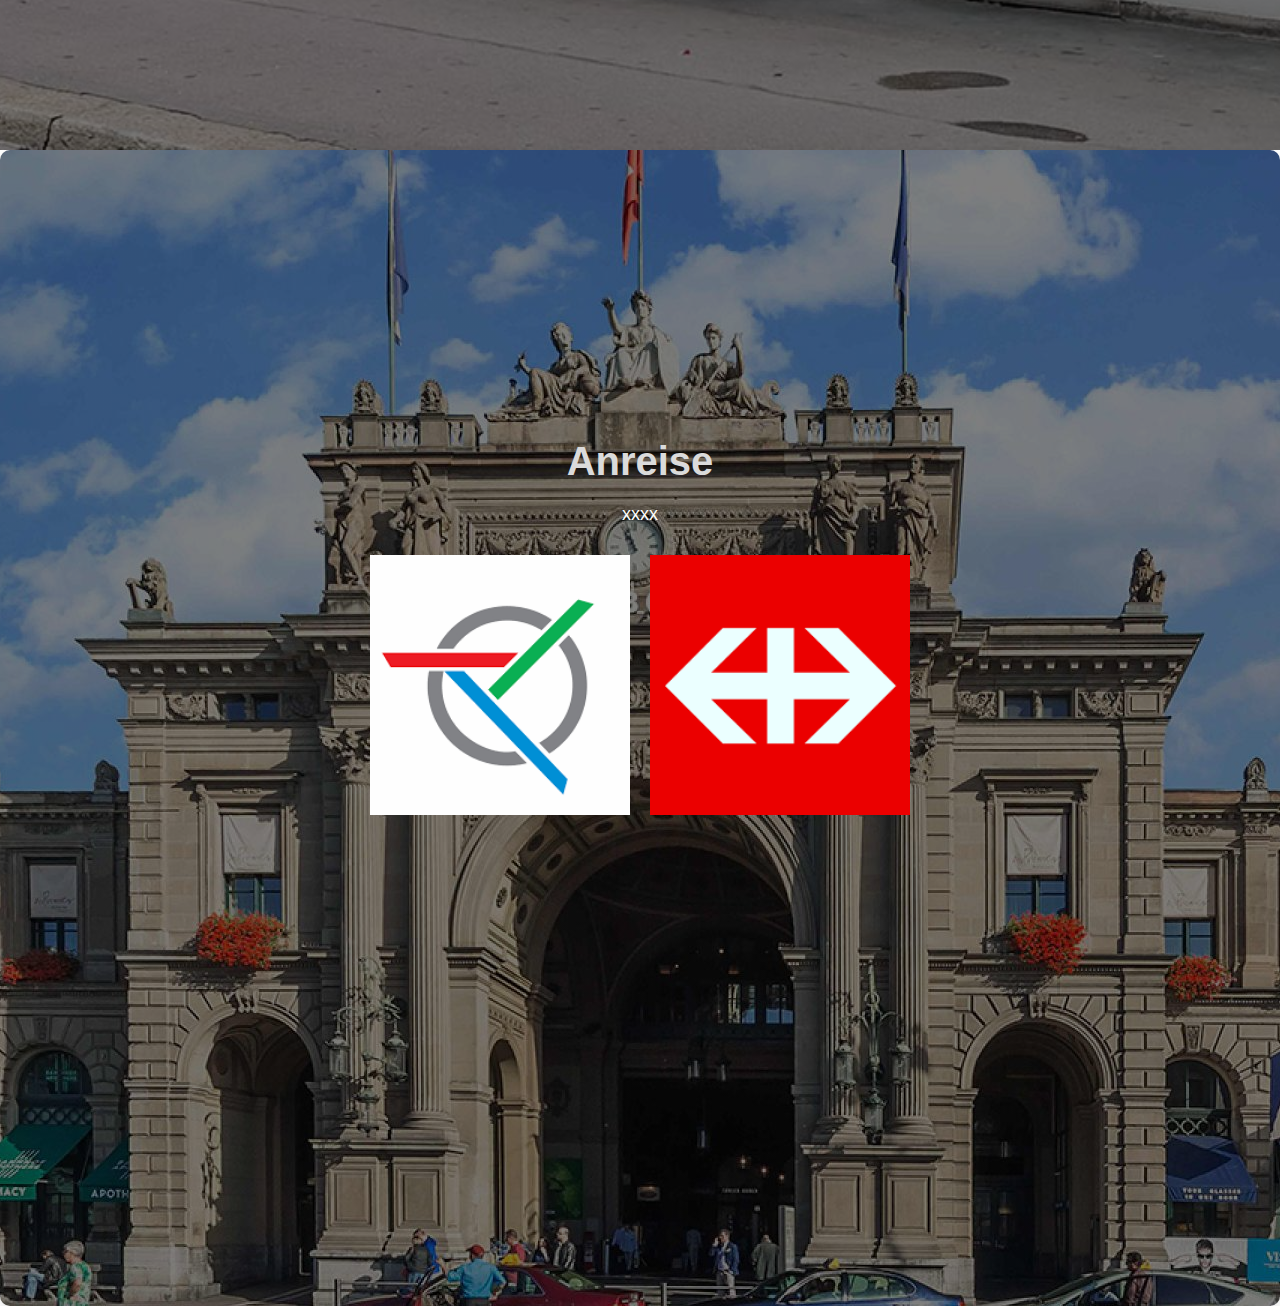
<file: kreis9/kreis9.html>
<!DOCTYPE html>
<html lang="de" class="hide-scrollbar">

<head>
    <meta charset="UTF-8">
    <meta name="viewport" content="width=device-width, initial-scale=1.0">
    <title>Zürich Guide || Kreis 9</title>
    <link rel="stylesheet" href="kreis9.css">
    <link ref="https://fonts.googleapis.com/css2?
    family=Roboto:wght@400;700&display=swap" rel="stylesheet">
    <link rel="icon" type="image/x-icon" href="../Bilder/favicon.ico">
</head>

<body>
    <header>
        <div class="container">
            <div class="navbar">
                <a href="../index.html"><img src="../Bilder/wappen.png" class="logo"></a>
                <nav>
                    <ul>
                        <li><a href="../index.html">Startseite</a></li>
                        <li><a href="../about.html">Über uns</a></li>
                        <li><a href="../karte.html">Karte</a></li>
                    </ul>
                </nav>
                <a href="../index.html"><img src="../Bilder/hamburger.png" class="menu-icon"></a>
            </div>
            <div class="row">
                <h1>Kreis 9</h1>
                <div class="col">

                    <a href="#Sehenswürdigkeiten">
                        <div class="card card1">
                            <h5>Sehenswürdigkeiten</h5>
                        </div>
                    </a>

                    <a href="#Übernachtungsmöglichkeit">
                        <div class="card card2">
                            <h5>Hotels</h5>
                        </div>
                    </a>

                    <a href="#Restaurants">
                        <div class="card card3">
                            <h5>Restaurants</h5>
                        </div>
                    </a>

                    <a href="#Anreise">
                        <div class="card card4">
                            <h5>Anreise</h5>
                        </div>
                    </a>
                </div>
    </header>


    <main></main>

    <section id="Sehenswürdigkeiten">
        <h2>Sehenswürdigkeiten</h2>

        <section class="s1">
            <h3>Stadion Letzigrund</h3>
            <p>
                Das Stadion Letzigrund in Zürich ist die Heimat des FC Zürich und des Grasshopper Club Zürich. Es bietet
                Platz für etwa 26.000 Zuschauer und ist bekannt für seine moderne Architektur sowie für
                Sportveranstaltungen und Konzerte.

            </p>
        </section>

        <section class="s2">
            <h3>Freibad Letzigraben</h3>
            <p>
                Ein von Stararchitekt Max Frisch entworfenes Freibad in Altstetten,
                das seit den 1940er Jahren besteht. Es ist ein beliebtes Ziel für Familien und Schwimmer, die sich in
                einem historischen, aber modernen Ambiente entspannen möchten.

            </p>
        </section>

        <section class="s3">
            <h3>Sternen Albisrieden</h3>
            <p>
                Neben dem gemütlichen Speisen bietet der Sternen Albisrieden Räumlichkeiten für private Feiern oder
                geschäftliche Anlässe, wie Geburtstagsfeiern,
                Firmenessen oder Hochzeiten. Zudem finden hier gelegentlich kulturelle Veranstaltungen und Themenabende
                statt, die das Erlebnis abrunden.
            </p>
        </section>
    </section>


    <section id="Übernachtungsmöglichkeit">
        <h2>Hotels</h2>

        <section class="u1">
            <h3>Placid Hotel Zürich</h3>
            <p>
                Ein modernes 4-Sterne-Hotel in Altstetten, das stylische Zimmer
                und eine atemberaubende Aussicht auf die Stadt bietet. Es verfügt über ein Fitnesscenter und eine Bar,
                was es besonders für Geschäftsreisende attraktiv macht.

            </p>
        </section>

        <section class="u2">
            <h3>The Flag Zürich</h3>
            <p>
                Dieses Designhotel in Altstetten bietet moderne und minimalistisch
                eingerichtete Zimmer mit Kunstwerken lokaler Künstler. Es ist ideal für Reisende, die eine trendige und
                komfortable Unterkunft suchen.

            </p>
        </section>

        <section class="u3">
            <h3>H+ Hotel Zürich</h3>
            <p>
                In der Nähe des Letzigrund-Stadions gelegen, ist dieses Hotel eine praktische Wahl
                für Reisende, die ein gutes Preis-Leistungs-Verhältnis suchen. Es bietet moderne Zimmer und liegt gut
                angebunden an das öffentliche Verkehrsnetz.

            </p>
        </section>
    </section>

    <section id="Restaurants">
        <h2>Restaurants</h2>

        <section class="r1">
            <h3>Memo Bar</h3>
            <p>
                Der 'Memo Bar' in Altstetten bietet eine gemütliche Atmosphäre,
                ideal für entspannte Abende mit Freunden. Es ist ein Kebabladen. Besonders die guten Saucen machen sie
                zu einem beliebten Ort.

            </p>
        </section>

        <section class="r2">
            <h3>Restaurant Letzigrund</h3>
            <p>
                Küche: Das Restaurant bietet eine Mischung aus Schweizer Klassikern und internationalen Gerichten. Die
                Speisekarte wechselt oft saisonal und bietet frische Zutaten und kreative Kombinationen. Typische
                Gerichte sind Rösti-Variationen, Burger oder Tagesmenüs mit saisonalen Spezialitäten.
                Ambiente: Das Interieur ist gemütlich und modern zugleich, was für eine angenehme Atmosphäre sorgt.
                Durch die Nähe zum Stadion herrscht an Spieltagen oder Eventabenden eine lebhafte Atmosphäre, während
                das Restaurant an anderen Tagen ruhiger ist und sich für ein gemütliches Abendessen eignet.
            </p>
        </section>

        <section class="r3">
            <h3>La Taquería</h3>
            <p>
                Ein mexikanisches Restaurant in Altstetten, das authentische Tacos und andere Spezialitäten serviert. Es
                ist ein beliebter Ort
                für Liebhaber der mexikanischen Küche und bietet eine lockere, lebendige Atmosphäre.
            </p>
        </section>
    </section>

    <section id="Anreise">
        <h2>Anreise</h2>
        <p>xxxx</p>

        <div class="transport-links">
            <a href="https://www.zvv.ch/zvv/de/fahrplan/fp.html?tab=connections&date=2024-09-05&fromlat=47.3772429&fromlon=8.5314495&fromname=Aktueller%20Standort&time=16%3A05&toid=A%3D1%40O%3DZ%C3%BCrich%2C%20Central%40X%3D8543968%40Y%3D47376811%40U%3D85%40L%3D8588078%40B%3D1%40p%3D1725532456%40&tolat=47.376811&tolon=8.543968&toname=Z%C3%BCrich%2C%20Central"
                target="_blank">
                <img src="../Bilder/ZVV logo.png" alt="ZVV">
            </a>

            <a href="https://www.sbb.ch/de?date=%222024-08-16%22&moment=%22ARRIVAL%22&selected_trip=2&stops=%5B%7B%22type%22%3A%22COORDINATES%22%2C%22label%22%3A%22Aktueller%20Standort%22%2C%22value%22%3A%22%5B8.5352379%2C47.3835027%5D%22%7D%2C%7B%22value%22%3A%228588078%22%2C%22type%22%3A%22ID%22%2C%22label%22%3A%22Z%C3%BCrich%2C%20Central%22%7D%5D&time=%2216%3A30%22"
                target="_blank">
                <img src="../Bilder/SBB logo.png" alt="SBB">
            </a>
        </div>
    </section>
    </main>



</body>

</html>
</file>
<file: styles.css>
body {
  margin: 0;
  padding: 0;
}
.hide-scrollbar {
  scrollbar-width: none;
  -ms-overflow-style: none;
}
.hide-scrollbar::-webkit-scrollbar {
  display: none;
}

header {
  margin: 0;
  padding: 0;
  height: 100vh;
  width: 100%;
  background-image: url("Bilder/startbild2.jpg");
  background-size: cover;
  background-position: center;
  background-repeat: no-repeat;
  display: flex;
  justify-content: center;
  align-items: center;
}

header h1 {
  margin-top: 200px;
  font-family: Arial, Helvetica, sans-serif;
  color: rgb(25, 149, 193);
  font-size: 130px;
  /*text-shadow: 0 0 30px rgb(0, 0, 0);*/
}
mark {
  color: rgb(42, 0, 255);
  display: inline-block;
  padding: 10px 40px;
  background-color: rgb(255, 255, 255);
  font-size: 130px;
}

main {
  margin: 0;
  padding: 0;
  background: rgb(240, 240, 240);
}

main h2 {
  padding: 10px;
  margin: 0;
  font-family: Arial, Helvetica, sans-serif;
  font-size: 130px;
  color: rgb(42, 0, 255);
  text-align: center;
}
#kreiseTitle {
  text-align: center;
  font-size: 80px;
}
.kreis {
  position: relative;
  width: 250px;
  height: 250px;
  background-size: cover;
  background-position: center;
  background-repeat: no-repeat;
  margin: 20px;
  display: flex;
  justify-content: center;
  align-items: center;
  font-size: 24px;
  font-family: Arial, Helvetica, sans-serif;
  text-decoration: none;
  border-radius: 5px;
  color: transparent;
  transition: transform 0.5s;
}

.kreis:hover {
  background-color: rgba(0, 0, 0, 0.3);
  background-blend-mode: darken;
  color: rgb(255, 255, 255);
  transform: translateY(-10px) scale(105%) translateX(-2px);
  font-size: 100px;
  font-family: Arial, Helvetica, sans-serif;
  font-weight: bold;
  text-shadow: 0 0 40;
}

.kreis a {
  width: 100%;
  height: 100%;
  display: flex;
  justify-content: center;
  align-items: center;
  text-decoration: none;
  color: inherit;
}

.kreis1 {
  background-image: url("kreis1/Bilder/Kreis1.png");
}
.kreis2 {
  background-image: url("kreis2/Bilder/Kreis2.png");
}
.kreis3 {
  background-image: url("kreis3/Bilder/Kreis3.png");
}
.kreis4 {
  background-image: url("kreis4/Bilder/Kreis4.png");
}
.kreis5 {
  background-image: url("kreis5/Bilder/Kreis5.png");
}
.kreis6 {
  background-image: url("kreis6/Bilder/Kreis6.png");
}
.kreis7 {
  background-image: url("kreis7/Bilder/Kreis7.png");
}
.kreis8 {
  background-image: url("kreis8/Bilder/Kreis8.png");
}
.kreis9 {
  background-image: url("kreis9/Bilder/Kreis9.png");
}
.kreis10 {
  background-image: url("kreis10/Bilder/Kreis10.png");
}
.kreis11 {
  background-image: url("kreis11/Bilder/kreis11.png");
}
.kreis12 {
  background-image: url("kreis12/Bilder/kreis12.png");
}

.kreis-container {
  display: flex;
  flex-wrap: wrap;
  justify-content: center;
  align-items: center;
  gap: 20px;
}
footer {
  display: flex;
  background-color: rgb(197, 197, 197);
  height: 100px;
  margin: 0;
  justify-content: center;
  align-items: center;
  flex-direction: column;
  flex-wrap: wrap;
}
footer h2 {
  font-family: Arial, Helvetica, sans-serif;
  margin: 0;
  text-align: center;
  font-size: 30px;
  padding: 0;
}
footer a {
  text-decoration: none;
  text-align: center;
}
button {
  height: 40px;
  width: 130px;
  border-radius: 20px;
  border: none;
  cursor: pointer;
}

@media (width < 700px) {
  header {
    background-image: url(Bilder/hochformatstartbild.jpg);
    height: 40vh;
  }
  header h1 {
    margin-top: 0px;
    font-family: Arial, Helvetica, sans-serif;
    color: rgb(25, 149, 193);
    font-size: 130px;
    text-shadow: 0 0 30px rgb(0, 0, 0);
    mark {
      color: rgb(42, 0, 255);
      display: inline-block;
      background-color: transparent;
    }
    .kreis {
      width: 100%;
      display: grid;
      grid-template-columns: 1, auto;
    }
  }
  footer {
    display: flex;
    flex-direction: column;
  }
}
</file>
<file: about.css>
body {
  color: white;
  font-family: "Roboto", sans-serif;
  background-image: linear-gradient(rgba(0, 0, 0, 0.7), rgba(0, 0, 0, 0.7)),
    url("Bilder/background_about_us.png");
  background-position: center;
  background-repeat: no-repeat;
  background-size: cover;
  box-sizing: border-box;
  backdrop-filter: blur(2px);
  text-align: justify;
  margin: 0;
}
header {
  display: flex;
  flex-direction: row;
  align-items: center;
  justify-content: center;
}
.hide-scrollbar {
  scrollbar-width: none;
  -ms-overflow-style: none;
}
.hide-scrollbar::-webkit-scrollbar {
  display: none;
}
.navbar {
  height: 12%;
  display: flex;
  align-items: center;
  margin-left: 20px;
  left: 0;
}

.logo {
  width: 50px;
  cursor: pointer;
}
.image-text {
  display: flex;
  align-items: center;
  justify-content: center;
  padding: -20px;
}
main {
  background-color: rgba(0, 0, 0, 0.3);
  border-radius: 50px;
  margin: 0 20px;
}
h1 {
  text-align: center;
  font-size: 75px;
}

p {
  font-size: 25px;
  line-height: 1.75;

  padding-left: 60px;
  padding-right: 60px;
  padding-top: 30px;
  padding-bottom: 30px;
}

.img-dev {
  display: block;
  margin-left: auto;
  margin-right: auto;
  width: 25%;
  border-radius: 50px;
}

footer {
  display: flex;
  justify-content: center;
  align-items: center;
  text-align: center;
  height: 200px;
}
footer a {
  font-family: Arial, Helvetica, sans-serif;
  color: rgb(42, 0, 255);
  background-color: white;
  padding: 20px 100px;
  font-size: 40px;
  text-decoration: none;
  border-radius: 50px;
  text-align: center;
  font-weight: bold;
}
</file>
<file: karte.css>
body {
  color: white;
  font-family: "Roboto", sans-serif;
  background-image: linear-gradient(rgba(0, 0, 0, 0.7), rgba(0, 0, 0, 0.7)),
    url("Bilder/background_about_us.png");
  background-position: center;
  background-repeat: no-repeat;
  background-size: cover;
  box-sizing: border-box;
  backdrop-filter: blur(2px);
  text-align: justify;
  margin: 0;
}
header {
  display: flex;
  flex-direction: row;
  align-items: center;
  justify-content: center;
}
.hide-scrollbar {
  scrollbar-width: none;
  -ms-overflow-style: none;
}
.hide-scrollbar::-webkit-scrollbar {
  display: none;
}
.navbar {
  height: 12%;
  display: flex;
  align-items: center;
  margin-left: 20px;
  left: 0;
}
.logo {
  width: 50px;
  cursor: pointer;
}
.image-text {
  display: flex;
  align-items: center;
  justify-content: center;
  padding: -20px;
}
main {
  background-color: rgba(0, 0, 0, 0.3);
  border-radius: 50px;
  margin: 0 10px;
}
h1 {
  text-align: center;
  font-size: 75px;
}
p {
  font-size: 25px;
  line-height: 1.75;
  padding-left: 60px;
  padding-right: 60px;
  padding-top: 30px;
  padding-bottom: 30px;
}
.img-dev {
  padding: 20px;
  display: block;
  margin-left: auto;
  margin-right: auto;
  width: 25%;
  border-radius: 30px;
}
footer {
  display: flex;
  justify-content: center;
  align-items: center;
  text-align: center;
  height: 300px;
  padding: 20px;
}
footer a {
  font-family: Arial, Helvetica, sans-serif;
  color: rgb(42, 0, 255);
  background-color: white;
  padding: 20px 100px;
  font-size: 40px;
  text-decoration: none;
  border-radius: 50px;
  text-align: center;
  font-weight: bold;
}
</file>
<file: kreis1/kreis1.css>
:root {
  font-family: "Roboto", sans-serif;
  --fs-h2: 50px;
  --fs-h3: 30px;
  --fs-p: 18px;
}

body {
  margin: 0;
  padding: 0;
}
.hide-scrollbar {
  scrollbar-width: none;
  -ms-overflow-style: none;
}
.hide-scrollbar::-webkit-scrollbar {
  display: none;
}
.container {
  width: 100%;
  height: 100vh;

  background-image: linear-gradient(rgba(0, 0, 0, 0.7), rgba(0, 0, 0, 0.7)),
    url("Bilder/kreis1_main.png");

  background-position: center;
  background-size: cover;
  padding-left: 8%;
  padding-right: 8%;
  box-sizing: border-box;
}

/* navbar */

.navbar {
  height: 12%;
  display: flex;
  align-items: center;
}

.logo {
  width: 50px;
  cursor: pointer;
}

.menu-icon {
  width: 30px;
  cursor: pointer;
  margin-left: 40px;
}

nav {
  flex: 1;
  text-align: right;
}

nav ul li {
  list-style: none;
  display: inline-block;
  margin-left: 60px;
}

nav ul li a {
  text-decoration: none;
  color: #fff;
  font-size: 13px;
}

/* flex ding oder so */

.row {
  display: flex;
  height: 88%;
  align-items: center;
  justify-content: center;
}

.col {
  flex-basis: 50%;
  display: grid;
  grid-template-rows: repeat(2, 5fr);
  grid-template-columns: repeat(2, 1fr);
  margin-left: 30vh;
  gap: 20px;
}

/* header */

header h1 {
  display: flex;
  width: 70vh;
  color: #ffffff;
  font-size: 120px;
  flex-wrap: nowrap;
}

header p {
  color: #ffffff;
  font-size: 11px;
}

header button {
  width: 180px;
  color: #000;
  font-size: 12px;
  padding: 12px 0;
  background: #fff;
  border: 0;
  border-radius: 20px;
  outline: none;
  margin-top: 30px;
}

/* .card */

.card {
  width: 200px;
  height: 230px;
  border-radius: 10px;
  border-top: solid white 2px;
  cursor: pointer;
  background-position: center;
  background-size: cover;
  transition: transform 0.5s;
  justify-self: right;
  align-self: center;
  padding: 0;
  margin: 0;
  text-align: center;
  font-weight: bolder;
}
.card h5 {
  font-size: 80%;
  display: inline-block;
  font-size: 10;
  text-decoration: none !important;
  color: rgb(42, 0, 255);
  background-color: white;
}
.card a {
  text-decoration: none;
}
.card4,
.card2 {
  justify-self: left;
  align-self: center;
}

.card1 {
  background-image: url("Bilder/kreis1_sehenswürdigkeiten.png");
}
.card2 {
  background-image: url("Bilder/kreis1_hotel.png");
}
.card3 {
  background-image: url("Bilder/kreis1_restaurant.png");
}
.card4 {
  background-image: url("../Bilder/anreise.png");
}
.card:hover {
  transform: translateY(-10px) rotate(1deg) scale(102%) translateX(-2px);
  filter: saturate(2);
}
main {
  color: #fff;
}

main h2 {
  font-size: 100px;
  text-align: center;
  color: #fff;
  text-shadow: 2px 2px 4px rgba(0, 0, 0, 0.7);
  margin-top: 0;
}

/* unter start */

#Sehenswürdigkeiten {
  background-image: linear-gradient(rgba(0, 0, 0, 0.5), rgba(0, 0, 0, 0.5)),
    url("Bilder/kreis1_sehenswürdigkeiten.png");
  width: 100vw;
  height: 150vh;
  background-size: cover;
  background-position: center;
  padding: 20px;
  box-sizing: border-box;
  display: flex;
  flex-direction: column;
  justify-content: center;
  align-items: center;
  color: #fff;
}

#Sehenswürdigkeiten h2 {
  font-size: var(--fs-h2);
  margin-bottom: 40px;
  text-shadow: 2px 2px 4px rgba(0, 0, 0, 0.7);
}

#Sehenswürdigkeiten h3 {
  font-size: var(--fs-h3);
  margin-bottom: 10px;
  text-align: center;
  color: #fff;
}

#Sehenswürdigkeiten p {
  font-size: var(--fs-p);
  line-height: 1.6;
  text-align: justify;
  max-width: 800px;
  margin-bottom: 20px;
}

#Sehenswürdigkeiten .s1,
#Sehenswürdigkeiten .s2,
#Sehenswürdigkeiten .s3 {
  background-color: rgba(15, 15, 15, 0.5);
  padding: 0px;
  border-radius: 8px;
  box-shadow: 0 4px 8px rgba(0, 0, 0, 0.9);
  margin-bottom: 20px;
  width: 100%;
  max-width: 800px;
  text-align: left;
}

#Übernachtungsmöglichkeit {
  background-image: linear-gradient(rgba(0, 0, 0, 0.5), rgba(0, 0, 0, 0.5)),
    url("Bilder/kreis1_hotel.png");
  width: 100vw;
  height: 150vh;
  background-size: cover;
  background-position: center;
  padding: 20px;
  box-sizing: border-box;
  display: flex;
  flex-direction: column;
  justify-content: center;
  align-items: center;
  color: #fff;
}

#Übernachtungsmöglichkeit h2 {
  font-size: var(--fs-h2);
  margin-bottom: 40px;
  text-shadow: 2px 2px 4px rgba(0, 0, 0, 0.7);
}

#Übernachtungsmöglichkeit h3 {
  font-size: var(--fs-h3);
  margin-bottom: 10px;
  text-align: center;
  color: #fff;
}

#Übernachtungsmöglichkeit p {
  font-size: var(--fs-p);
  line-height: 1.6;
  text-align: justify;
  max-width: 800px;
  margin-bottom: 20px;
}

#Übernachtungsmöglichkeit .u1,
#Übernachtungsmöglichkeit .u2,
#Übernachtungsmöglichkeit .u3 {
  background-color: rgba(15, 15, 15, 0.5);
  padding: 0px;
  border-radius: 8px;
  box-shadow: 0 4px 8px rgba(0, 0, 0, 0.9);
  margin-bottom: 20px;
  width: 100%;
  max-width: 800px;
  text-align: left;
}
#Restaurants {
  background-image: linear-gradient(rgba(0, 0, 0, 0.5), rgba(0, 0, 0, 0.5)),
    url("Bilder/kreis1_restaurant.png");
  width: 100vw;
  height: 150vh;
  background-size: cover;
  background-position: center;
  padding: 20px;
  box-sizing: border-box;
  display: flex;
  flex-direction: column;
  justify-content: center;
  align-items: center;
  color: #fff;
}

#Restaurants h2 {
  font-size: var(--fs-h2);
  margin-bottom: 40px;
  text-shadow: 2px 2px 4px rgba(0, 0, 0, 0.7);
}

#Restaurants h3 {
  font-size: var(--fs-h3);
  margin-bottom: 10px;
  text-align: center;
  color: #fff;
}

#Restaurants p {
  font-size: var(--fs-p);
  line-height: 1.6;
  text-align: justify;
  max-width: 800px;
  margin-bottom: 20px;
}

#Restaurants .r1,
#Restaurants .r2,
#Restaurants .r3 {
  background-color: rgba(15, 15, 15, 0.5);
  padding: 0px;
  border-radius: 8px;
  box-shadow: 0 4px 8px rgba(0, 0, 0, 0.9);
  margin-bottom: 20px;
  width: 100%;
  max-width: 800px;
  text-align: left;
}

#Anreise {
  height: 100vh;
  padding-top: 20%;
  background-image: linear-gradient(rgba(0, 0, 0, 0.5), rgba(0, 0, 0, 0.5)),
    url(../Bilder/anreise.png);
  background-position: center;
  text-align: center;
  border-radius: 10px;
  box-shadow: 0 4px 10px rgba(0, 0, 0, 0.1);
}

#Anreise h2 {
  font-size: 40px;
  margin-bottom: 20px;
  color: #dbdbdb;
}

#Anreise p {
  font-size: 18px;
  color: #ffffff;
  margin-bottom: 30px;
}

.transport-links {
  display: flex;
  justify-content: center;
  gap: 20px;
}

.transport-links a {
  display: inline-block;
}

.transport-links img {
  width: 260px;
  height: auto;
  transition: transform 0.3s ease;
}

.transport-links img:hover {
  transform: scale(1.1);
}

/* @media */
@media (width < 900px) {
  :root {
    --fs-h2: 40px;
    --fs-h3: 30px;
    --fs-p: 12px;
  }
  .card {
    width: 250px;
    height: 100px;
  }
  header h1 {
    color: #fff;
    font-size: 70px;
    width: auto;
  }
  .col {
    flex-basis: 50%;
    display: grid;
    grid-template-rows: repeat(4, 5fr);
    grid-template-columns: repeat(1, 1fr);
    margin-left: 0;
    gap: 20px;
  }
  .row {
    flex-direction: column;
  }
  .transport-links {
    display: flex;
    flex-direction: column;
  }
  #Sehenswürdigkeiten,
  #Übernachtungsmöglichkeit,
  #Restaurants {
    height: auto;
  }
}
</file>
<file: kreis10/kreis10.css>
:root {
  font-family: "Roboto", sans-serif;
  --fs-h2: 50px;
  --fs-h3: 30px;
  --fs-p: 18px;
}

body {
  margin: 0;
  padding: 0;
}
.hide-scrollbar {
  scrollbar-width: none;
  -ms-overflow-style: none;
}
.hide-scrollbar::-webkit-scrollbar {
  display: none;
}
.container {
  width: 100%;
  height: 100vh;

  background-image: linear-gradient(rgba(0, 0, 0, 0.7), rgba(0, 0, 0, 0.7)),
    url("Bilder/kreis10_main.jpg");

  background-position: center;
  background-size: cover;
  padding-left: 8%;
  padding-right: 8%;
  box-sizing: border-box;
}

/* navbar */

.navbar {
  height: 12%;
  display: flex;
  align-items: center;
}

.logo {
  width: 50px;
  cursor: pointer;
}

.menu-icon {
  width: 30px;
  cursor: pointer;
  margin-left: 40px;
}

nav {
  flex: 1;
  text-align: right;
}

nav ul li {
  list-style: none;
  display: inline-block;
  margin-left: 60px;
}

nav ul li a {
  text-decoration: none;
  color: #fff;
  font-size: 13px;
}

/* flex ding oder so */

.row {
  display: flex;
  height: 88%;
  align-items: center;
  justify-content: center;
}

.col {
  flex-basis: 50%;
  display: grid;
  grid-template-rows: repeat(2, 5fr);
  grid-template-columns: repeat(2, 1fr);
  margin-left: 30vh;
  gap: 20px;
}

/* header */

header h1 {
  display: flex;
  width: 70vh;
  color: #ffffff;
  font-size: 120px;
  flex-wrap: nowrap;
}

header p {
  color: #ffffff;
  font-size: 11px;
}

header button {
  width: 180px;
  color: #000;
  font-size: 12px;
  padding: 12px 0;
  background: #fff;
  border: 0;
  border-radius: 20px;
  outline: none;
  margin-top: 30px;
}

/* .card */

.card {
  width: 200px;
  height: 230px;
  border-radius: 10px;
  border-top: solid white 2px;
  cursor: pointer;
  background-position: center;
  background-size: cover;
  transition: transform 0.5s;
  justify-self: right;
  align-self: center;
  padding: 0;
  margin: 0;
  text-align: center;
  font-weight: bolder;
}
.card h5 {
  font-size: 80%;
  display: inline-block;
  font-size: 10;
  text-decoration: none !important;
  color: rgb(42, 0, 255);
  background-color: white;
}
.card a {
  text-decoration: none;
}
.card4,
.card2 {
  justify-self: left;
  align-self: center;
}

.card1 {
  background-image: url("Bilder/kreis10_sehenswürdigkeiten.jpg");
}
.card2 {
  background-image: url("Bilder/kreis10_hotel.jpg");
}
.card3 {
  background-image: url("Bilder/kreis10_restaurant.jpg");
}
.card4 {
  background-image: url("../Bilder/anreise.png");
}
.card:hover {
  transform: translateY(-10px) rotate(1deg) scale(102%) translateX(-2px);
  filter: saturate(2);
}
h5 {
  color: #fff;
  text-shadow: 0 0 5px #999;
}
.card p {
  text-shadow: 0 0 15px #000;
  font-size: 10px;
}

main {
  color: #fff;
}

main h2 {
  font-size: 100px;
  text-align: center;
  color: #fff;
  text-shadow: 2px 2px 4px rgba(0, 0, 0, 0.7);
  margin-top: 0;
}

/* unter start */

#Sehenswürdigkeiten {
  background-image: linear-gradient(rgba(0, 0, 0, 0.5), rgba(0, 0, 0, 0.5)),
    url("Bilder/kreis10_sehenswürdigkeiten.jpg");
  width: 100vw;
  height: 150vh;
  background-size: cover;
  background-position: center;
  padding: 20px;
  box-sizing: border-box;
  display: flex;
  flex-direction: column;
  justify-content: center;
  align-items: center;
  color: #fff;
}

#Sehenswürdigkeiten h2 {
  font-size: var(--fs-h2);
  margin-bottom: 40px;
  text-shadow: 2px 2px 4px rgba(0, 0, 0, 0.7);
}

#Sehenswürdigkeiten h3 {
  font-size: var(--fs-h3);
  margin-bottom: 10px;
  text-align: center;
  color: #fff;
}

#Sehenswürdigkeiten p {
  font-size: var(--fs-p);
  line-height: 1.6;
  text-align: justify;
  max-width: 800px;
  margin-bottom: 20px;
}

#Sehenswürdigkeiten .s1,
#Sehenswürdigkeiten .s2,
#Sehenswürdigkeiten .s3 {
  background-color: rgba(15, 15, 15, 0.5);
  padding: 0px;
  border-radius: 8px;
  box-shadow: 0 4px 8px rgba(0, 0, 0, 0.9);
  margin-bottom: 20px;
  width: 100%;
  max-width: 800px;
  text-align: left;
}

#Übernachtungsmöglichkeit {
  background-image: linear-gradient(rgba(0, 0, 0, 0.5), rgba(0, 0, 0, 0.5)),
    url("Bilder/kreis10_hotel.jpg");
  width: 100vw;
  height: 150vh;
  background-size: cover;
  background-position: center;
  padding: 20px;
  box-sizing: border-box;
  display: flex;
  flex-direction: column;
  justify-content: center;
  align-items: center;
  color: #fff;
}

#Übernachtungsmöglichkeit h2 {
  font-size: var(--fs-h2);
  margin-bottom: 40px;
  text-shadow: 2px 2px 4px rgba(0, 0, 0, 0.7);
}

#Übernachtungsmöglichkeit h3 {
  font-size: var(--fs-h3);
  margin-bottom: 10px;
  text-align: center;
  color: #fff;
}

#Übernachtungsmöglichkeit p {
  font-size: var(--fs-p);
  line-height: 1.6;
  text-align: justify;
  max-width: 800px;
  margin-bottom: 20px;
}

#Übernachtungsmöglichkeit .u1,
#Übernachtungsmöglichkeit .u2,
#Übernachtungsmöglichkeit .u3 {
  background-color: rgba(15, 15, 15, 0.5);
  padding: 0px;
  border-radius: 8px;
  box-shadow: 0 4px 8px rgba(0, 0, 0, 0.9);
  margin-bottom: 20px;
  width: 100%;
  max-width: 800px;
  text-align: left;
}
#Restaurants {
  background-image: linear-gradient(rgba(0, 0, 0, 0.5), rgba(0, 0, 0, 0.5)),
    url("Bilder/kreis10_restaurant.jpg");
  width: 100vw;
  height: 150vh;
  background-size: cover;
  background-position: center;
  padding: 20px;
  box-sizing: border-box;
  display: flex;
  flex-direction: column;
  justify-content: center;
  align-items: center;
  color: #fff;
}

#Restaurants h2 {
  font-size: var(--fs-h2);
  margin-bottom: 40px;
  text-shadow: 2px 2px 4px rgba(0, 0, 0, 0.7);
}

#Restaurants h3 {
  font-size: var(--fs-h3);
  margin-bottom: 10px;
  text-align: center;
  color: #fff;
}

#Restaurants p {
  font-size: var(--fs-p);
  line-height: 1.6;
  text-align: justify;
  max-width: 800px;
  margin-bottom: 20px;
}

#Restaurants .r1,
#Restaurants .r2,
#Restaurants .r3 {
  background-color: rgba(15, 15, 15, 0.5);
  padding: 0px;
  border-radius: 8px;
  box-shadow: 0 4px 8px rgba(0, 0, 0, 0.9);
  margin-bottom: 20px;
  width: 100%;
  max-width: 800px;
  text-align: left;
}

#Anreise {
  height: 100vh;
  padding-top: 20%;
  background-image: linear-gradient(rgba(0, 0, 0, 0.5), rgba(0, 0, 0, 0.5)),
    url(../Bilder/anreise.png);
  background-position: center;
  text-align: center;
  border-radius: 10px;
  box-shadow: 0 4px 10px rgba(0, 0, 0, 0.1);
}

#Anreise h2 {
  font-size: 40px;
  margin-bottom: 20px;
  color: #dbdbdb;
}

#Anreise p {
  font-size: 18px;
  color: #ffffff;
  margin-bottom: 30px;
}

.transport-links {
  display: flex;
  justify-content: center;
  gap: 20px;
}

.transport-links a {
  display: inline-block;
}

.transport-links img {
  width: 260px;
  height: auto;
  transition: transform 0.3s ease;
}

.transport-links img:hover {
  transform: scale(1.1);
}

/* @media */
@media (width < 900px) {
  :root {
    --fs-h2: 40px;
    --fs-h3: 30px;
    --fs-p: 12px;
  }
  .card {
    width: 250px;
    height: 100px;
  }
  header h1 {
    color: #fff;
    font-size: 70px;
    width: auto;
  }
  .col {
    flex-basis: 50%;
    display: grid;
    grid-template-rows: repeat(4, 5fr);
    grid-template-columns: repeat(1, 1fr);
    margin-left: 0;
    gap: 20px;
  }
  .row {
    flex-direction: column;
  }
  .transport-links {
    display: flex;
    flex-direction: column;
  }
  #Sehenswürdigkeiten,
  #Übernachtungsmöglichkeit,
  #Restaurants {
    height: auto;
  }
}
</file>
<file: kreis11/kreis11.css>
:root {
  font-family: "Roboto", sans-serif;
  --fs-h2: 50px;
  --fs-h3: 30px;
  --fs-p: 18px;
}

body {
  margin: 0;
  padding: 0;
}
.hide-scrollbar {
  scrollbar-width: none;
  -ms-overflow-style: none;
}
.hide-scrollbar::-webkit-scrollbar {
  display: none;
}
.container {
  width: 100%;
  height: 100vh;

  background-image: linear-gradient(rgba(0, 0, 0, 0.7), rgba(0, 0, 0, 0.7)),
    url("Bilder/kreis11_main.png");

  background-position: center;
  background-size: cover;
  padding-left: 8%;
  padding-right: 8%;
  box-sizing: border-box;
}

/* navbar */

.navbar {
  height: 12%;
  display: flex;
  align-items: center;
}

.logo {
  width: 50px;
  cursor: pointer;
}

.menu-icon {
  width: 30px;
  cursor: pointer;
  margin-left: 40px;
}

nav {
  flex: 1;
  text-align: right;
}

nav ul li {
  list-style: none;
  display: inline-block;
  margin-left: 60px;
}

nav ul li a {
  text-decoration: none;
  color: #fff;
  font-size: 13px;
}

/* flex ding oder so */

.row {
  display: flex;
  height: 88%;
  align-items: center;
  justify-content: center;
}

.col {
  flex-basis: 50%;
  display: grid;
  grid-template-rows: repeat(2, 5fr);
  grid-template-columns: repeat(2, 1fr);
  margin-left: 30vh;
  gap: 20px;
}

/* header */

header h1 {
  display: flex;
  width: 70vh;
  color: #ffffff;
  font-size: 120px;
  flex-wrap: nowrap;
}

header p {
  color: #ffffff;
  font-size: 11px;
}

header button {
  width: 180px;
  color: #000;
  font-size: 12px;
  padding: 12px 0;
  background: #fff;
  border: 0;
  border-radius: 20px;
  outline: none;
  margin-top: 30px;
}

/* .card */

.card {
  width: 200px;
  height: 230px;
  border-radius: 10px;
  border-top: solid white 2px;
  cursor: pointer;
  background-position: center;
  background-size: cover;
  transition: transform 0.5s;
  justify-self: right;
  align-self: center;
  padding: 0;
  margin: 0;
  text-align: center;
  font-weight: bolder;
}
.card h5 {
  font-size: 80%;
  display: inline-block;
  font-size: 10;
  text-decoration: none !important;
  color: rgb(42, 0, 255);
  background-color: white;
}
.card a {
  text-decoration: none;
}
.card4,
.card2 {
  justify-self: left;
  align-self: center;
}

.card1 {
  background-image: url("Bilder/kreis11_sehenswürdigkeiten.jpg");
}
.card2 {
  background-image: url("Bilder/kreis11_hotel.jpg");
}
.card3 {
  background-image: url("Bilder/kreis11_restaurant.jpg");
}
.card4 {
  background-image: url("../Bilder/anreise.png");
}
.card:hover {
  transform: translateY(-10px) rotate(1deg) scale(102%) translateX(-2px);
  filter: saturate(2);
}
h5 {
  color: #fff;
  text-shadow: 0 0 5px #999;
}
.card p {
  text-shadow: 0 0 15px #000;
  font-size: 10px;
}

main {
  color: #fff;
}

main h2 {
  font-size: 100px;
  text-align: center;
  color: #fff;
  text-shadow: 2px 2px 4px rgba(0, 0, 0, 0.7);
  margin-top: 0;
}

/* unter start */

#Sehenswürdigkeiten {
  background-image: linear-gradient(rgba(0, 0, 0, 0.5), rgba(0, 0, 0, 0.5)),
    url("Bilder/kreis11_sehenswürdigkeiten.jpg");
  width: 100vw;
  height: 150vh;
  background-size: cover;
  background-position: center;
  padding: 20px;
  box-sizing: border-box;
  display: flex;
  flex-direction: column;
  justify-content: center;
  align-items: center;
  color: #fff;
}

#Sehenswürdigkeiten h2 {
  font-size: var(--fs-h2);
  margin-bottom: 40px;
  text-shadow: 2px 2px 4px rgba(0, 0, 0, 0.7);
}

#Sehenswürdigkeiten h3 {
  font-size: var(--fs-h3);
  margin-bottom: 10px;
  text-align: center;
  color: #fff;
}

#Sehenswürdigkeiten p {
  font-size: var(--fs-p);
  line-height: 1.6;
  text-align: justify;
  max-width: 800px;
  margin-bottom: 20px;
}

#Sehenswürdigkeiten .s1,
#Sehenswürdigkeiten .s2,
#Sehenswürdigkeiten .s3 {
  background-color: rgba(15, 15, 15, 0.5);
  padding: 0px;
  border-radius: 8px;
  box-shadow: 0 4px 8px rgba(0, 0, 0, 0.9);
  margin-bottom: 20px;
  width: 100%;
  max-width: 800px;
  text-align: left;
}

#Übernachtungsmöglichkeit {
  background-image: linear-gradient(rgba(0, 0, 0, 0.5), rgba(0, 0, 0, 0.5)),
    url("Bilder/kreis11_hotel.jpg");
  width: 100vw;
  height: 150vh;
  background-size: cover;
  background-position: center;
  padding: 20px;
  box-sizing: border-box;
  display: flex;
  flex-direction: column;
  justify-content: center;
  align-items: center;
  color: #fff;
}

#Übernachtungsmöglichkeit h2 {
  font-size: var(--fs-h2);
  margin-bottom: 40px;
  text-shadow: 2px 2px 4px rgba(0, 0, 0, 0.7);
}

#Übernachtungsmöglichkeit h3 {
  font-size: var(--fs-h3);
  margin-bottom: 10px;
  text-align: center;
  color: #fff;
}

#Übernachtungsmöglichkeit p {
  font-size: var(--fs-p);
  line-height: 1.6;
  text-align: justify;
  max-width: 800px;
  margin-bottom: 20px;
}

#Übernachtungsmöglichkeit .u1,
#Übernachtungsmöglichkeit .u2,
#Übernachtungsmöglichkeit .u3 {
  background-color: rgba(15, 15, 15, 0.5);
  padding: 0px;
  border-radius: 8px;
  box-shadow: 0 4px 8px rgba(0, 0, 0, 0.9);
  margin-bottom: 20px;
  width: 100%;
  max-width: 800px;
  text-align: left;
}
#Restaurants {
  background-image: linear-gradient(rgba(0, 0, 0, 0.5), rgba(0, 0, 0, 0.5)),
    url("Bilder/kreis11_restaurant.jpg");
  width: 100vw;
  height: 150vh;
  background-size: cover;
  background-position: center;
  padding: 20px;
  box-sizing: border-box;
  display: flex;
  flex-direction: column;
  justify-content: center;
  align-items: center;
  color: #fff;
}

#Restaurants h2 {
  font-size: var(--fs-h2);
  margin-bottom: 40px;
  text-shadow: 2px 2px 4px rgba(0, 0, 0, 0.7);
}

#Restaurants h3 {
  font-size: var(--fs-h3);
  margin-bottom: 10px;
  text-align: center;
  color: #fff;
}

#Restaurants p {
  font-size: var(--fs-p);
  line-height: 1.6;
  text-align: justify;
  max-width: 800px;
  margin-bottom: 20px;
}

#Restaurants .r1,
#Restaurants .r2,
#Restaurants .r3 {
  background-color: rgba(15, 15, 15, 0.5);
  padding: 0px;
  border-radius: 8px;
  box-shadow: 0 4px 8px rgba(0, 0, 0, 0.9);
  margin-bottom: 20px;
  width: 100%;
  max-width: 800px;
  text-align: left;
}

#Anreise {
  height: 100vh;
  padding-top: 20%;
  background-image: linear-gradient(rgba(0, 0, 0, 0.5), rgba(0, 0, 0, 0.5)),
    url(../Bilder/anreise.png);
  background-position: center;
  text-align: center;
  border-radius: 10px;
  box-shadow: 0 4px 10px rgba(0, 0, 0, 0.1);
}

#Anreise h2 {
  font-size: 40px;
  margin-bottom: 20px;
  color: #dbdbdb;
}

#Anreise p {
  font-size: 18px;
  color: #ffffff;
  margin-bottom: 30px;
}

.transport-links {
  display: flex;
  justify-content: center;
  gap: 20px;
}

.transport-links a {
  display: inline-block;
}

.transport-links img {
  width: 260px;
  height: auto;
  transition: transform 0.3s ease;
}

.transport-links img:hover {
  transform: scale(1.1);
}

/* @media */
@media (width < 900px) {
  :root {
    --fs-h2: 40px;
    --fs-h3: 30px;
    --fs-p: 12px;
  }
  .card {
    width: 250px;
    height: 100px;
  }
  header h1 {
    color: #fff;
    font-size: 70px;
    width: auto;
  }
  .col {
    flex-basis: 50%;
    display: grid;
    grid-template-rows: repeat(4, 5fr);
    grid-template-columns: repeat(1, 1fr);
    margin-left: 0;
    gap: 20px;
  }
  .row {
    flex-direction: column;
  }
  .transport-links {
    display: flex;
    flex-direction: column;
  }
  #Sehenswürdigkeiten,
  #Übernachtungsmöglichkeit,
  #Restaurants {
    height: auto;
  }
}
</file>
<file: kreis12/kreis12.css>
:root {
  font-family: "Roboto", sans-serif;
  --fs-h2: 50px;
  --fs-h3: 30px;
  --fs-p: 18px;
}

body {
  margin: 0;
  padding: 0;
}
.hide-scrollbar {
  scrollbar-width: none;
  -ms-overflow-style: none;
}
.hide-scrollbar::-webkit-scrollbar {
  display: none;
}
.container {
  width: 100%;
  height: 100vh;

  background-image: linear-gradient(rgba(0, 0, 0, 0.7), rgba(0, 0, 0, 0.7)),
    url("Bilder/kreis12_main.png");

  background-position: center;
  background-size: cover;
  padding-left: 8%;
  padding-right: 8%;
  box-sizing: border-box;
}

/* navbar */

.navbar {
  height: 12%;
  display: flex;
  align-items: center;
}

.logo {
  width: 50px;
  cursor: pointer;
}

.menu-icon {
  width: 30px;
  cursor: pointer;
  margin-left: 40px;
}

nav {
  flex: 1;
  text-align: right;
}

nav ul li {
  list-style: none;
  display: inline-block;
  margin-left: 60px;
}

nav ul li a {
  text-decoration: none;
  color: #fff;
  font-size: 13px;
}

/* flex ding oder so */

.row {
  display: flex;
  height: 88%;
  align-items: center;
  justify-content: center;
}

.col {
  flex-basis: 50%;
  display: grid;
  grid-template-rows: repeat(2, 5fr);
  grid-template-columns: repeat(2, 1fr);
  margin-left: 30vh;
  gap: 20px;
}

/* header */

header h1 {
  display: flex;
  width: 70vh;
  color: #ffffff;
  font-size: 120px;
  flex-wrap: nowrap;
}

header p {
  color: #ffffff;
  font-size: 11px;
}

header button {
  width: 180px;
  color: #000;
  font-size: 12px;
  padding: 12px 0;
  background: #fff;
  border: 0;
  border-radius: 20px;
  outline: none;
  margin-top: 30px;
}

/* .card */

.card {
  width: 200px;
  height: 230px;
  border-radius: 10px;
  border-top: solid white 2px;
  cursor: pointer;
  background-position: center;
  background-size: cover;
  transition: transform 0.5s;
  justify-self: right;
  align-self: center;
  padding: 0;
  margin: 0;
  text-align: center;
  font-weight: bolder;
}
.card h5 {
  font-size: 80%;
  display: inline-block;
  font-size: 10;
  text-decoration: none !important;
  color: rgb(42, 0, 255);
  background-color: white;
}
.card a {
  text-decoration: none;
}
.card4,
.card2 {
  justify-self: left;
  align-self: center;
}

.card1 {
  background-image: url("Bilder/kreis12_sehenswürdigkeiten.jpg");
}
.card2 {
  background-image: url("Bilder/kreis12_hotel.jpg");
}
.card3 {
  background-image: url("Bilder/kreis12_restaurant.jpg");
}
.card4 {
  background-image: url("../Bilder/anreise.png");
}
.card:hover {
  transform: translateY(-10px) rotate(1deg) scale(102%) translateX(-2px);
  filter: saturate(2);
}
h5 {
  color: #fff;
  text-shadow: 0 0 5px #999;
}
.card p {
  text-shadow: 0 0 15px #000;
  font-size: 10px;
}

main {
  color: #fff;
}

main h2 {
  font-size: 100px;
  text-align: center;
  color: #fff;
  text-shadow: 2px 2px 4px rgba(0, 0, 0, 0.7);
  margin-top: 0;
}

/* unter start */

#Sehenswürdigkeiten {
  background-image: linear-gradient(rgba(0, 0, 0, 0.5), rgba(0, 0, 0, 0.5)),
    url("Bilder/kreis12_sehenswürdigkeiten.jpg");
  width: 100vw;
  height: 150vh;
  background-size: cover;
  background-position: center;
  padding: 20px;
  box-sizing: border-box;
  display: flex;
  flex-direction: column;
  justify-content: center;
  align-items: center;
  color: #fff;
}

#Sehenswürdigkeiten h2 {
  font-size: var(--fs-h2);
  margin-bottom: 40px;
  text-shadow: 2px 2px 4px rgba(0, 0, 0, 0.7);
}

#Sehenswürdigkeiten h3 {
  font-size: var(--fs-h3);
  margin-bottom: 10px;
  text-align: center;
  color: #fff;
}

#Sehenswürdigkeiten p {
  font-size: var(--fs-p);
  line-height: 1.6;
  text-align: justify;
  max-width: 800px;
  margin-bottom: 20px;
}

#Sehenswürdigkeiten .s1,
#Sehenswürdigkeiten .s2,
#Sehenswürdigkeiten .s3 {
  background-color: rgba(15, 15, 15, 0.5);
  padding: 0px;
  border-radius: 8px;
  box-shadow: 0 4px 8px rgba(0, 0, 0, 0.9);
  margin-bottom: 20px;
  width: 100%;
  max-width: 800px;
  text-align: left;
}

#Übernachtungsmöglichkeit {
  background-image: linear-gradient(rgba(0, 0, 0, 0.5), rgba(0, 0, 0, 0.5)),
    url("Bilder/kreis12_hotel.jpg");
  width: 100vw;
  height: 150vh;
  background-size: cover;
  background-position: center;
  padding: 20px;
  box-sizing: border-box;
  display: flex;
  flex-direction: column;
  justify-content: center;
  align-items: center;
  color: #fff;
}

#Übernachtungsmöglichkeit h2 {
  font-size: var(--fs-h2);
  margin-bottom: 40px;
  text-shadow: 2px 2px 4px rgba(0, 0, 0, 0.7);
}

#Übernachtungsmöglichkeit h3 {
  font-size: var(--fs-h3);
  margin-bottom: 10px;
  text-align: center;
  color: #fff;
}

#Übernachtungsmöglichkeit p {
  font-size: var(--fs-p);
  line-height: 1.6;
  text-align: justify;
  max-width: 800px;
  margin-bottom: 20px;
}

#Übernachtungsmöglichkeit .u1,
#Übernachtungsmöglichkeit .u2,
#Übernachtungsmöglichkeit .u3 {
  background-color: rgba(15, 15, 15, 0.5);
  padding: 0px;
  border-radius: 8px;
  box-shadow: 0 4px 8px rgba(0, 0, 0, 0.9);
  margin-bottom: 20px;
  width: 100%;
  max-width: 800px;
  text-align: left;
}
#Restaurants {
  background-image: linear-gradient(rgba(0, 0, 0, 0.5), rgba(0, 0, 0, 0.5)),
    url("Bilder/kreis12_restaurant.jpg");
  width: 100vw;
  height: 150vh;
  background-size: cover;
  background-position: center;
  padding: 20px;
  box-sizing: border-box;
  display: flex;
  flex-direction: column;
  justify-content: center;
  align-items: center;
  color: #fff;
}

#Restaurants h2 {
  font-size: var(--fs-h2);
  margin-bottom: 40px;
  text-shadow: 2px 2px 4px rgba(0, 0, 0, 0.7);
}

#Restaurants h3 {
  font-size: var(--fs-h3);
  margin-bottom: 10px;
  text-align: center;
  color: #fff;
}

#Restaurants p {
  font-size: var(--fs-p);
  line-height: 1.6;
  text-align: justify;
  max-width: 800px;
  margin-bottom: 20px;
}

#Restaurants .r1,
#Restaurants .r2,
#Restaurants .r3 {
  background-color: rgba(15, 15, 15, 0.5);
  padding: 0px;
  border-radius: 8px;
  box-shadow: 0 4px 8px rgba(0, 0, 0, 0.9);
  margin-bottom: 20px;
  width: 100%;
  max-width: 800px;
  text-align: left;
}

#Anreise {
  height: 100vh;
  padding-top: 20%;
  background-image: linear-gradient(rgba(0, 0, 0, 0.5), rgba(0, 0, 0, 0.5)),
    url(../Bilder/anreise.png);
  background-position: center;
  text-align: center;
  border-radius: 10px;
  box-shadow: 0 4px 10px rgba(0, 0, 0, 0.1);
}

#Anreise h2 {
  font-size: 40px;
  margin-bottom: 20px;
  color: #dbdbdb;
}

#Anreise p {
  font-size: 18px;
  color: #ffffff;
  margin-bottom: 30px;
}

.transport-links {
  display: flex;
  justify-content: center;
  gap: 20px;
}

.transport-links a {
  display: inline-block;
}

.transport-links img {
  width: 260px;
  height: auto;
  transition: transform 0.3s ease;
}

.transport-links img:hover {
  transform: scale(1.1);
}

/* @media */
@media (width < 900px) {
  :root {
    --fs-h2: 40px;
    --fs-h3: 30px;
    --fs-p: 12px;
  }
  .card {
    width: 250px;
    height: 100px;
  }
  header h1 {
    color: #fff;
    font-size: 70px;
    width: auto;
  }
  .col {
    flex-basis: 50%;
    display: grid;
    grid-template-rows: repeat(4, 5fr);
    grid-template-columns: repeat(1, 1fr);
    margin-left: 0;
    gap: 20px;
  }
  .row {
    flex-direction: column;
  }
  .transport-links {
    display: flex;
    flex-direction: column;
  }
  #Sehenswürdigkeiten,
  #Übernachtungsmöglichkeit,
  #Restaurants {
    height: auto;
  }
}
</file>
<file: kreis2/kreis2.css>
:root {
  font-family: "Roboto", sans-serif;
  --fs-h2: 50px;
  --fs-h3: 30px;
  --fs-p: 18px;
}

body {
  margin: 0;
  padding: 0;
}
.hide-scrollbar {
  scrollbar-width: none;
  -ms-overflow-style: none;
}
.hide-scrollbar::-webkit-scrollbar {
  display: none;
}
.container {
  width: 100%;
  height: 100vh;
  background-image: linear-gradient(rgba(0, 0, 0, 0.7), rgba(0, 0, 0, 0.7)),
    url("Bilder/kreis2_main.png");
  background-position: center;
  background-size: cover;
  padding-left: 8%;
  padding-right: 8%;
  box-sizing: border-box;
}

/* navbar */

.navbar {
  height: 12%;
  display: flex;
  align-items: center;
}

.logo {
  width: 50px;
  cursor: pointer;
}

.menu-icon {
  width: 30px;
  cursor: pointer;
  margin-left: 40px;
}

nav {
  flex: 1;
  text-align: right;
}

nav ul li {
  list-style: none;
  display: inline-block;
  margin-left: 60px;
}

nav ul li a {
  text-decoration: none;
  color: #fff;
  font-size: 13px;
}

/* flex ding oder so */

.row {
  display: flex;
  height: 88%;
  align-items: center;
  justify-content: center;
}

.col {
  flex-basis: 50%;
  display: grid;
  grid-template-rows: repeat(2, 5fr);
  grid-template-columns: repeat(2, 1fr);
  margin-left: 30vh;
  gap: 20px;
}

/* header */

header h1 {
  display: flex;
  width: 70vh;
  color: #ffffff;
  font-size: 120px;
  flex-wrap: nowrap;
}

header p {
  color: #ffffff;
  font-size: 11px;
}

header button {
  width: 180px;
  color: #000;
  font-size: 12px;
  padding: 12px 0;
  background: #fff;
  border: 0;
  border-radius: 20px;
  outline: none;
  margin-top: 30px;
}

/* .card */

.card {
  width: 200px;
  height: 230px;
  border-radius: 10px;
  border-top: solid white 2px;
  cursor: pointer;
  background-position: center;
  background-size: cover;
  transition: transform 0.5s;
  justify-self: right;
  align-self: center;
  padding: 0;
  margin: 0;
  text-align: center;
  font-weight: bolder;
}
.card h5 {
  font-size: 80%;
  display: inline-block;
  font-size: 10;
  text-decoration: none !important;
  color: rgb(42, 0, 255);
  background-color: white;
}
.card a {
  text-decoration: none;
}
.card4,
.card2 {
  justify-self: left;
  align-self: center;
}

.card1 {
  background-image: url("Bilder/kreis2_sehenswürdikeiten.png");
}
.card2 {
  background-image: url("Bilder/kreis2_hotel.png");
}
.card3 {
  background-image: url("Bilder/kreis2_restaurant.png");
}
.card4 {
  background-image: url("../Bilder/anreise.png");
}
.card:hover {
  transform: translateY(-10px) rotate(1deg) scale(102%) translateX(-2px);
  filter: saturate(2);
}

main {
  color: #fff;
}

main h2 {
  font-size: 100px;
  text-align: center;
  color: #fff;
  text-shadow: 2px 2px 4px rgba(0, 0, 0, 0.7);
  margin-top: 0;
}

/* unter start */

#Sehenswürdigkeiten {
  background-image: linear-gradient(rgba(0, 0, 0, 0.5), rgba(0, 0, 0, 0.5)),
    url("Bilder/kreis2_sehenswürdikeiten.png");
  width: 100vw;
  height: 150vh;
  background-size: cover;
  background-position: center;
  padding: 20px;
  box-sizing: border-box;
  display: flex;
  flex-direction: column;
  justify-content: center;
  align-items: center;
  color: #fff;
}

#Sehenswürdigkeiten h2 {
  font-size: var(--fs-h2);
  margin-bottom: 40px;
  text-shadow: 2px 2px 4px rgba(0, 0, 0, 0.7);
}

#Sehenswürdigkeiten h3 {
  font-size: var(--fs-h3);
  margin-bottom: 10px;
  text-align: center;
  color: #fff;
}

#Sehenswürdigkeiten p {
  font-size: var(--fs-p);
  line-height: 1.6;
  text-align: justify;
  max-width: 800px;
  margin-bottom: 20px;
}

#Sehenswürdigkeiten .s1,
#Sehenswürdigkeiten .s2,
#Sehenswürdigkeiten .s3 {
  background-color: rgba(15, 15, 15, 0.5);
  padding: 0px;
  border-radius: 8px;
  box-shadow: 0 4px 8px rgba(0, 0, 0, 0.9);
  margin-bottom: 20px;
  width: 100%;
  max-width: 800px;
  text-align: left;
}

#Übernachtungsmöglichkeit {
  background-image: linear-gradient(rgba(0, 0, 0, 0.5), rgba(0, 0, 0, 0.5)),
    url("Bilder/kreis2_hotel.png");
  width: 100vw;
  height: 150vh;
  background-size: cover;
  background-position: center;
  padding: 20px;
  box-sizing: border-box;
  display: flex;
  flex-direction: column;
  justify-content: center;
  align-items: center;
  color: #fff;
}

#Übernachtungsmöglichkeit h2 {
  font-size: var(--fs-h2);
  margin-bottom: 40px;
  text-shadow: 2px 2px 4px rgba(0, 0, 0, 0.7);
}

#Übernachtungsmöglichkeit h3 {
  font-size: var(--fs-h3);
  margin-bottom: 10px;
  text-align: center;
  color: #fff;
}

#Übernachtungsmöglichkeit p {
  font-size: var(--fs-p);
  line-height: 1.6;
  text-align: justify;
  max-width: 800px;
  margin-bottom: 20px;
}

#Übernachtungsmöglichkeit .u1,
#Übernachtungsmöglichkeit .u2,
#Übernachtungsmöglichkeit .u3 {
  background-color: rgba(15, 15, 15, 0.5);
  padding: 0px;
  border-radius: 8px;
  box-shadow: 0 4px 8px rgba(0, 0, 0, 0.9);
  margin-bottom: 20px;
  width: 100%;
  max-width: 800px;
  text-align: left;
}
#Restaurants {
  background-image: linear-gradient(rgba(0, 0, 0, 0.5), rgba(0, 0, 0, 0.5)),
    url("Bilder/kreis2_restaurant.png");
  width: 100vw;
  height: 150vh;
  background-size: cover;
  background-position: center;
  padding: 20px;
  box-sizing: border-box;
  display: flex;
  flex-direction: column;
  justify-content: center;
  align-items: center;
  color: #fff;
}

#Restaurants h2 {
  font-size: var(--fs-h2);
  margin-bottom: 40px;
  text-shadow: 2px 2px 4px rgba(0, 0, 0, 0.7);
}

#Restaurants h3 {
  font-size: var(--fs-h3);
  margin-bottom: 10px;
  text-align: center;
  color: #fff;
}

#Restaurants p {
  font-size: var(--fs-p);
  line-height: 1.6;
  text-align: justify;
  max-width: 800px;
  margin-bottom: 20px;
}

#Restaurants .r1,
#Restaurants .r2,
#Restaurants .r3 {
  background-color: rgba(15, 15, 15, 0.5);
  padding: 0px;
  border-radius: 8px;
  box-shadow: 0 4px 8px rgba(0, 0, 0, 0.9);
  margin-bottom: 20px;
  width: 100%;
  max-width: 800px;
  text-align: left;
}

#Anreise {
  height: 100vh;
  padding-top: 20%;
  background-image: linear-gradient(rgba(0, 0, 0, 0.5), rgba(0, 0, 0, 0.5)),
    url(../Bilder/anreise.png);
  background-position: center;
  text-align: center;
  border-radius: 10px;
  box-shadow: 0 4px 10px rgba(0, 0, 0, 0.1);
}

#Anreise h2 {
  font-size: 40px;
  margin-bottom: 20px;
  color: #dbdbdb;
}

#Anreise p {
  font-size: 18px;
  color: #ffffff;
  margin-bottom: 30px;
}

.transport-links {
  display: flex;
  justify-content: center;
  gap: 20px;
}

.transport-links a {
  display: inline-block;
}

.transport-links img {
  width: 260px;
  height: auto;
  transition: transform 0.3s ease;
}

.transport-links img:hover {
  transform: scale(1.1);
}

/* @media */

/* @media */
@media (width < 900px) {
  :root {
    --fs-h2: 40px;
    --fs-h3: 30px;
    --fs-p: 12px;
  }
  .card {
    width: 250px;
    height: 100px;
  }
  header h1 {
    color: #fff;
    font-size: 70px;
    width: auto;
  }
  .col {
    flex-basis: 50%;
    display: grid;
    grid-template-rows: repeat(4, 5fr);
    grid-template-columns: repeat(1, 1fr);
    margin-left: 0;
    gap: 20px;
  }
  .row {
    flex-direction: column;
  }
  .transport-links {
    display: flex;
    flex-direction: column;
  }
  #Sehenswürdigkeiten,
  #Übernachtungsmöglichkeit,
  #Restaurants {
    height: auto;
  }
}
</file>
<file: kreis3/kreis3.css>
:root {
  font-family: "Roboto", sans-serif;
  --fs-h2: 50px;
  --fs-h3: 30px;
  --fs-p: 18px;
}

body {
  margin: 0;
  padding: 0;
}
.hide-scrollbar {
  scrollbar-width: none;
  -ms-overflow-style: none;
}
.hide-scrollbar::-webkit-scrollbar {
  display: none;
}
.container {
  width: 100%;
  height: 100vh;
  background-image: linear-gradient(rgba(0, 0, 0, 0.7), rgba(0, 0, 0, 0.7)),
    url("Bilder/kreis3_main.png");
  background-position: center;
  background-size: cover;
  padding-left: 8%;
  padding-right: 8%;
  box-sizing: border-box;
}

/* navbar */

.navbar {
  height: 12%;
  display: flex;
  align-items: center;
}

.logo {
  width: 50px;
  cursor: pointer;
}

.menu-icon {
  width: 30px;
  cursor: pointer;
  margin-left: 40px;
}

nav {
  flex: 1;
  text-align: right;
}

nav ul li {
  list-style: none;
  display: inline-block;
  margin-left: 60px;
}

nav ul li a {
  text-decoration: none;
  color: #fff;
  font-size: 13px;
}

/* flex ding oder so */

.row {
  display: flex;
  height: 88%;
  align-items: center;
  justify-content: center;
}

.col {
  flex-basis: 50%;
  display: grid;
  grid-template-rows: repeat(2, 5fr);
  grid-template-columns: repeat(2, 1fr);
  margin-left: 30vh;
  gap: 20px;
}

/* header */

header h1 {
  display: flex;
  width: 70vh;
  color: #ffffff;
  font-size: 120px;
  flex-wrap: nowrap;
}

header p {
  color: #ffffff;
  font-size: 11px;
}

header button {
  width: 180px;
  color: #000;
  font-size: 12px;
  padding: 12px 0;
  background: #fff;
  border: 0;
  border-radius: 20px;
  outline: none;
  margin-top: 30px;
}

/* .card */

.card {
  width: 200px;
  height: 230px;
  border-radius: 10px;
  border-top: solid white 2px;
  cursor: pointer;
  background-position: center;
  background-size: cover;
  transition: transform 0.5s;
  justify-self: right;
  align-self: center;
  padding: 0;
  margin: 0;
  text-align: center;
  font-weight: bolder;
}
.card h5 {
  font-size: 80%;
  display: inline-block;
  font-size: 10;
  text-decoration: none !important;
  color: rgb(42, 0, 255);
  background-color: white;
}
.card a {
  text-decoration: none;
}
.card4,
.card2 {
  justify-self: left;
  align-self: center;
}

.card1 {
  background-image: url("Bilder/kreis3_sehenswürdikeiten.png");
}

.card2 {
  background-image: url("Bilder/kreis3_hotel.png");
}
.card3 {
  background-image: url("Bilder/kreis3_restaurant.png");
}
.card4 {
  background-image: url("../Bilder/anreise.png");
}
.card:hover {
  transform: translateY(-10px) rotate(1deg) scale(102%) translateX(-2px);
  filter: saturate(2);
}
h5 {
  color: #fff;
  text-shadow: 0 0 5px #999;
}
.card p {
  text-shadow: 0 0 15px #000;
  font-size: 10px;
}
main {
  color: #fff;
}

main h2 {
  font-size: 100px;
  text-align: center;
  color: #fff;
  text-shadow: 2px 2px 4px rgba(0, 0, 0, 0.7);
  margin-top: 0;
}

/* unter start */

#Sehenswürdigkeiten {
  background-image: linear-gradient(rgba(0, 0, 0, 0.5), rgba(0, 0, 0, 0.5)),
    url("Bilder/kreis3_sehenswürdikeiten.png");
  width: 100vw;
  height: 150vh;
  background-size: cover;
  background-position: center;
  padding: 20px;
  box-sizing: border-box;
  display: flex;
  flex-direction: column;
  justify-content: center;
  align-items: center;
  color: #fff;
}

#Sehenswürdigkeiten h2 {
  font-size: var(--fs-h2);
  margin-bottom: 40px;
  text-shadow: 2px 2px 4px rgba(0, 0, 0, 0.7);
}

#Sehenswürdigkeiten h3 {
  font-size: var(--fs-h3);
  margin-bottom: 10px;
  text-align: center;
  color: #fff;
}

#Sehenswürdigkeiten p {
  font-size: var(--fs-p);
  line-height: 1.6;
  text-align: justify;
  max-width: 800px;
  margin-bottom: 20px;
}

#Sehenswürdigkeiten .s1,
#Sehenswürdigkeiten .s2,
#Sehenswürdigkeiten .s3 {
  background-color: rgba(15, 15, 15, 0.5);
  padding: 0px;
  border-radius: 8px;
  box-shadow: 0 4px 8px rgba(0, 0, 0, 0.9);
  margin-bottom: 20px;
  width: 100%;
  max-width: 800px;
  text-align: left;
}

#Übernachtungsmöglichkeit {
  background-image: linear-gradient(rgba(0, 0, 0, 0.5), rgba(0, 0, 0, 0.5)),
    url("Bilder/kreis3_hotel.png");
  width: 100vw;
  height: 150vh;
  background-size: cover;
  background-position: center;
  padding: 20px;
  box-sizing: border-box;
  display: flex;
  flex-direction: column;
  justify-content: center;
  align-items: center;
  color: #fff;
}

#Übernachtungsmöglichkeit h2 {
  font-size: var(--fs-h2);
  margin-bottom: 40px;
  text-shadow: 2px 2px 4px rgba(0, 0, 0, 0.7);
}

#Übernachtungsmöglichkeit h3 {
  font-size: var(--fs-h3);
  margin-bottom: 10px;
  text-align: center;
  color: #fff;
}

#Übernachtungsmöglichkeit p {
  font-size: var(--fs-p);
  line-height: 1.6;
  text-align: justify;
  max-width: 800px;
  margin-bottom: 20px;
}

#Übernachtungsmöglichkeit .u1,
#Übernachtungsmöglichkeit .u2,
#Übernachtungsmöglichkeit .u3 {
  background-color: rgba(15, 15, 15, 0.5);
  padding: 0px;
  border-radius: 8px;
  box-shadow: 0 4px 8px rgba(0, 0, 0, 0.9);
  margin-bottom: 20px;
  width: 100%;
  max-width: 800px;
  text-align: left;
}
#Restaurants {
  background-image: linear-gradient(rgba(0, 0, 0, 0.5), rgba(0, 0, 0, 0.5)),
    url("Bilder/kreis3_restaurant.png");
  width: 100vw;
  height: 150vh;
  background-size: cover;
  background-position: center;
  padding: 20px;
  box-sizing: border-box;
  display: flex;
  flex-direction: column;
  justify-content: center;
  align-items: center;
  color: #fff;
}

#Restaurants h2 {
  font-size: var(--fs-h2);
  margin-bottom: 40px;
  text-shadow: 2px 2px 4px rgba(0, 0, 0, 0.7);
}

#Restaurants h3 {
  font-size: var(--fs-h3);
  margin-bottom: 10px;
  text-align: center;
  color: #fff;
}

#Restaurants p {
  font-size: var(--fs-p);
  line-height: 1.6;
  text-align: justify;
  max-width: 800px;
  margin-bottom: 20px;
}

#Restaurants .r1,
#Restaurants .r2,
#Restaurants .r3 {
  background-color: rgba(15, 15, 15, 0.5);
  padding: 0px;
  border-radius: 8px;
  box-shadow: 0 4px 8px rgba(0, 0, 0, 0.9);
  margin-bottom: 20px;
  width: 100%;
  max-width: 800px;
  text-align: left;
}

#Anreise {
  height: 100vh;
  padding-top: 20%;
  background-image: linear-gradient(rgba(0, 0, 0, 0.5), rgba(0, 0, 0, 0.5)),
    url(../Bilder/anreise.png);
  background-position: center;
  text-align: center;
  border-radius: 10px;
  box-shadow: 0 4px 10px rgba(0, 0, 0, 0.1);
}

#Anreise h2 {
  font-size: 40px;
  margin-bottom: 20px;
  color: #dbdbdb;
}

#Anreise p {
  font-size: 18px;
  color: #ffffff;
  margin-bottom: 30px;
}

.transport-links {
  display: flex;
  justify-content: center;
  gap: 20px;
}

.transport-links a {
  display: inline-block;
}

.transport-links img {
  width: 260px;
  height: auto;
  transition: transform 0.3s ease;
}

.transport-links img:hover {
  transform: scale(1.1);
}

/* @media */
/* @media */
@media (width < 900px) {
  :root {
    --fs-h2: 40px;
    --fs-h3: 30px;
    --fs-p: 12px;
  }
  .card {
    width: 250px;
    height: 100px;
  }
  header h1 {
    color: #fff;
    font-size: 70px;
    width: auto;
  }
  .col {
    flex-basis: 50%;
    display: grid;
    grid-template-rows: repeat(4, 5fr);
    grid-template-columns: repeat(1, 1fr);
    margin-left: 0;
    gap: 20px;
  }
  .row {
    flex-direction: column;
  }
  .transport-links {
    display: flex;
    flex-direction: column;
  }
  #Sehenswürdigkeiten,
  #Übernachtungsmöglichkeit,
  #Restaurants {
    height: auto;
  }
}
</file>
<file: kreis4/kreis4.css>
:root {
  font-family: "Roboto", sans-serif;
  --fs-h2: 50px;
  --fs-h3: 30px;
  --fs-p: 18px;
}

body {
  margin: 0;
  padding: 0;
}
.hide-scrollbar {
  scrollbar-width: none;
  -ms-overflow-style: none;
}
.hide-scrollbar::-webkit-scrollbar {
  display: none;
}
.container {
  width: 100%;
  height: 100vh;

  background-image: linear-gradient(rgba(0, 0, 0, 0.7), rgba(0, 0, 0, 0.7)),
    url("Bilder/kreis4_main.png");

  background-position: center;
  background-size: cover;
  padding-left: 8%;
  padding-right: 8%;
  box-sizing: border-box;
}

/* navbar */

.navbar {
  height: 12%;
  display: flex;
  align-items: center;
}

.logo {
  width: 50px;
  cursor: pointer;
}

.menu-icon {
  width: 30px;
  cursor: pointer;
  margin-left: 40px;
}

nav {
  flex: 1;
  text-align: right;
}

nav ul li {
  list-style: none;
  display: inline-block;
  margin-left: 60px;
}

nav ul li a {
  text-decoration: none;
  color: #fff;
  font-size: 13px;
}

/* flex ding oder so */

.row {
  display: flex;
  height: 88%;
  align-items: center;
  justify-content: center;
}

.col {
  flex-basis: 50%;
  display: grid;
  grid-template-rows: repeat(2, 5fr);
  grid-template-columns: repeat(2, 1fr);
  margin-left: 30vh;
  gap: 20px;
}

/* header */

header h1 {
  display: flex;
  width: 70vh;
  color: #ffffff;
  font-size: 120px;
  flex-wrap: nowrap;
}

header p {
  color: #ffffff;
  font-size: 11px;
}

header button {
  width: 180px;
  color: #000;
  font-size: 12px;
  padding: 12px 0;
  background: #fff;
  border: 0;
  border-radius: 20px;
  outline: none;
  margin-top: 30px;
}

/* .card */

.card {
  width: 200px;
  height: 230px;
  border-radius: 10px;
  border-top: solid white 2px;
  cursor: pointer;
  background-position: center;
  background-size: cover;
  transition: transform 0.5s;
  justify-self: right;
  align-self: center;
  padding: 0;
  margin: 0;
  text-align: center;
  font-weight: bolder;
}
.card h5 {
  font-size: 80%;
  display: inline-block;
  font-size: 10;
  text-decoration: none !important;
  color: rgb(42, 0, 255);
  background-color: white;
}
.card a {
  text-decoration: none;
}
.card4,
.card2 {
  justify-self: left;
  align-self: center;
}

.card1 {
  background-image: url("Bilder/kreis4_sehenswürdikeiten.png");
}
.card2 {
  background-image: url("Bilder/kreis4_hotel.png");
}
.card3 {
  background-image: url("Bilder/kreis4_restaurant.png");
}
.card4 {
  background-image: url("../Bilder/anreise.png");
}
.card:hover {
  transform: translateY(-10px) rotate(1deg) scale(102%) translateX(-2px);
  filter: saturate(2);
}
h5 {
  color: #fff;
  text-shadow: 0 0 5px #999;
}
.card p {
  text-shadow: 0 0 15px #000;
  font-size: 10px;
}
main {
  color: #fff;
}

main h2 {
  font-size: 100px;
  text-align: center;
  color: #fff;
  text-shadow: 2px 2px 4px rgba(0, 0, 0, 0.7);
  margin-top: 0;
}

/* unter start */

#Sehenswürdigkeiten {
  background-image: linear-gradient(rgba(0, 0, 0, 0.5), rgba(0, 0, 0, 0.5)),
    url("Bilder/kreis4_sehenswürdikeiten.png");
  width: 100vw;
  height: 150vh;
  background-size: cover;
  background-position: center;
  padding: 20px;
  box-sizing: border-box;
  display: flex;
  flex-direction: column;
  justify-content: center;
  align-items: center;
  color: #fff;
}

#Sehenswürdigkeiten h2 {
  font-size: var(--fs-h2);
  margin-bottom: 40px;
  text-shadow: 2px 2px 4px rgba(0, 0, 0, 0.7);
}

#Sehenswürdigkeiten h3 {
  font-size: var(--fs-h3);
  margin-bottom: 10px;
  text-align: center;
  color: #fff;
}

#Sehenswürdigkeiten p {
  font-size: var(--fs-p);
  line-height: 1.6;
  text-align: justify;
  max-width: 800px;
  margin-bottom: 20px;
}

#Sehenswürdigkeiten .s1,
#Sehenswürdigkeiten .s2,
#Sehenswürdigkeiten .s3 {
  background-color: rgba(15, 15, 15, 0.5);
  padding: 0px;
  border-radius: 8px;
  box-shadow: 0 4px 8px rgba(0, 0, 0, 0.9);
  margin-bottom: 20px;
  width: 100%;
  max-width: 800px;
  text-align: left;
}

#Übernachtungsmöglichkeit {
  background-image: linear-gradient(rgba(0, 0, 0, 0.5), rgba(0, 0, 0, 0.5)),
    url("Bilder/kreis4_hotel.png");
  width: 100vw;
  height: 150vh;
  background-size: cover;
  background-position: center;
  padding: 20px;
  box-sizing: border-box;
  display: flex;
  flex-direction: column;
  justify-content: center;
  align-items: center;
  color: #fff;
}

#Übernachtungsmöglichkeit h2 {
  font-size: var(--fs-h2);
  margin-bottom: 40px;
  text-shadow: 2px 2px 4px rgba(0, 0, 0, 0.7);
}

#Übernachtungsmöglichkeit h3 {
  font-size: var(--fs-h3);
  margin-bottom: 10px;
  text-align: center;
  color: #fff;
}

#Übernachtungsmöglichkeit p {
  font-size: var(--fs-p);
  line-height: 1.6;
  text-align: justify;
  max-width: 800px;
  margin-bottom: 20px;
}

#Übernachtungsmöglichkeit .u1,
#Übernachtungsmöglichkeit .u2,
#Übernachtungsmöglichkeit .u3 {
  background-color: rgba(15, 15, 15, 0.5);
  padding: 0px;
  border-radius: 8px;
  box-shadow: 0 4px 8px rgba(0, 0, 0, 0.9);
  margin-bottom: 20px;
  width: 100%;
  max-width: 800px;
  text-align: left;
}
#Restaurants {
  background-image: linear-gradient(rgba(0, 0, 0, 0.5), rgba(0, 0, 0, 0.5)),
    url("Bilder/kreis4_restaurant.png");
  width: 100vw;
  height: 150vh;
  background-size: cover;
  background-position: center;
  padding: 20px;
  box-sizing: border-box;
  display: flex;
  flex-direction: column;
  justify-content: center;
  align-items: center;
  color: #fff;
}

#Restaurants h2 {
  font-size: var(--fs-h2);
  margin-bottom: 40px;
  text-shadow: 2px 2px 4px rgba(0, 0, 0, 0.7);
}

#Restaurants h3 {
  font-size: var(--fs-h3);
  margin-bottom: 10px;
  text-align: center;
  color: #fff;
}

#Restaurants p {
  font-size: var(--fs-p);
  line-height: 1.6;
  text-align: justify;
  max-width: 800px;
  margin-bottom: 20px;
}

#Restaurants .r1,
#Restaurants .r2,
#Restaurants .r3 {
  background-color: rgba(15, 15, 15, 0.5);
  padding: 0px;
  border-radius: 8px;
  box-shadow: 0 4px 8px rgba(0, 0, 0, 0.9);
  margin-bottom: 20px;
  width: 100%;
  max-width: 800px;
  text-align: left;
}

#Anreise {
  height: 100vh;
  padding-top: 20%;
  background-image: linear-gradient(rgba(0, 0, 0, 0.5), rgba(0, 0, 0, 0.5)),
    url("../Bilder/anreise.png");
  background-position: center;
  text-align: center;
  border-radius: 10px;
  box-shadow: 0 4px 10px rgba(0, 0, 0, 0.1);
}

#Anreise h2 {
  font-size: 40px;
  margin-bottom: 20px;
  color: #dbdbdb;
}

#Anreise p {
  font-size: 18px;
  color: #ffffff;
  margin-bottom: 30px;
}

.transport-links {
  display: flex;
  justify-content: center;
  gap: 20px;
}

.transport-links a {
  display: inline-block;
}

.transport-links img {
  width: 260px;
  height: auto;
  transition: transform 0.3s ease;
}

.transport-links img:hover {
  transform: scale(1.1);
}

/* @media */

/* @media */
@media (width < 900px) {
  :root {
    --fs-h2: 40px;
    --fs-h3: 30px;
    --fs-p: 12px;
  }
  .card {
    width: 250px;
    height: 100px;
  }
  header h1 {
    color: #fff;
    font-size: 70px;
    width: auto;
  }
  .col {
    flex-basis: 50%;
    display: grid;
    grid-template-rows: repeat(4, 5fr);
    grid-template-columns: repeat(1, 1fr);
    margin-left: 0;
    gap: 20px;
  }
  .row {
    flex-direction: column;
  }
  .transport-links {
    display: flex;
    flex-direction: column;
  }
  #Sehenswürdigkeiten,
  #Übernachtungsmöglichkeit,
  #Restaurants {
    height: auto;
  }
}
</file>
<file: kreis5/kreis5.css>
:root {
  font-family: "Roboto", sans-serif;
  --fs-h2: 50px;
  --fs-h3: 30px;
  --fs-p: 18px;
}

body {
  margin: 0;
  padding: 0;
}
.hide-scrollbar {
  scrollbar-width: none;
  -ms-overflow-style: none;
}
.hide-scrollbar::-webkit-scrollbar {
  display: none;
}
.container {
  width: 100%;
  height: 100vh;

  background-image: linear-gradient(rgba(0, 0, 0, 0.7), rgba(0, 0, 0, 0.7)),
    url("Bilder/kreis5_main.png");

  background-position: center;
  background-size: cover;
  padding-left: 8%;
  padding-right: 8%;
  box-sizing: border-box;
}

/* navbar */

.navbar {
  height: 12%;
  display: flex;
  align-items: center;
}

.logo {
  width: 50px;
  cursor: pointer;
}

.menu-icon {
  width: 30px;
  cursor: pointer;
  margin-left: 40px;
}

nav {
  flex: 1;
  text-align: right;
}

nav ul li {
  list-style: none;
  display: inline-block;
  margin-left: 60px;
}

nav ul li a {
  text-decoration: none;
  color: #fff;
  font-size: 13px;
}

/* flex ding oder so */

.row {
  display: flex;
  height: 88%;
  align-items: center;
  justify-content: center;
}

.col {
  flex-basis: 50%;
  display: grid;
  grid-template-rows: repeat(2, 5fr);
  grid-template-columns: repeat(2, 1fr);
  margin-left: 30vh;
  gap: 20px;
}

/* header */

header h1 {
  display: flex;
  width: 70vh;
  color: #ffffff;
  font-size: 120px;
  flex-wrap: nowrap;
}

header p {
  color: #ffffff;
  font-size: 11px;
}

header button {
  width: 180px;
  color: #000;
  font-size: 12px;
  padding: 12px 0;
  background: #fff;
  border: 0;
  border-radius: 20px;
  outline: none;
  margin-top: 30px;
}

/* .card */

.card {
  width: 200px;
  height: 230px;
  border-radius: 10px;
  border-top: solid white 2px;
  cursor: pointer;
  background-position: center;
  background-size: cover;
  transition: transform 0.5s;
  justify-self: right;
  align-self: center;
  padding: 0;
  margin: 0;
  text-align: center;
  font-weight: bolder;
}
.card h5 {
  font-size: 80%;
  display: inline-block;
  font-size: 10;
  text-decoration: none !important;
  color: rgb(42, 0, 255);
  background-color: white;
}
.card a {
  text-decoration: none;
}
.card4,
.card2 {
  justify-self: left;
  align-self: center;
}

.card1 {
  background-image: url("Bilder/kreis5_sehenwürdikeiten.png");
}

.card2 {
  background-image: url("Bilder/kreis5_hotel.png");
}
.card3 {
  background-image: url("Bilder/kreis5_restaurant.png");
}
.card4 {
  background-image: url("../Bilder/anreise.png");
}
.card:hover {
  transform: translateY(-10px) rotate(1deg) scale(102%) translateX(-2px);
  filter: saturate(2);
}
h5 {
  color: #fff;
  text-shadow: 0 0 5px #999;
}
.card p {
  text-shadow: 0 0 15px #000;
  font-size: 10px;
}
main {
  color: #fff;
}

main h2 {
  font-size: 100px;
  text-align: center;
  color: #fff;
  text-shadow: 2px 2px 4px rgba(0, 0, 0, 0.7);
  margin-top: 0;
}

/* unter start */

#Sehenswürdigkeiten {
  background-image: linear-gradient(rgba(0, 0, 0, 0.5), rgba(0, 0, 0, 0.5)),
    url("Bilder/kreis5_sehenwürdikeiten.png");
  width: 100vw;
  height: 150vh;
  background-size: cover;
  background-position: center;
  padding: 20px;
  box-sizing: border-box;
  display: flex;
  flex-direction: column;
  justify-content: center;
  align-items: center;
  color: #fff;
}

#Sehenswürdigkeiten h2 {
  font-size: var(--fs-h2);
  margin-bottom: 40px;
  text-shadow: 2px 2px 4px rgba(0, 0, 0, 0.7);
}

#Sehenswürdigkeiten h3 {
  font-size: var(--fs-h3);
  margin-bottom: 10px;
  text-align: center;
  color: #fff;
}

#Sehenswürdigkeiten p {
  font-size: var(--fs-p);
  line-height: 1.6;
  text-align: justify;
  max-width: 800px;
  margin-bottom: 20px;
}

#Sehenswürdigkeiten .s1,
#Sehenswürdigkeiten .s2,
#Sehenswürdigkeiten .s3 {
  background-color: rgba(15, 15, 15, 0.5);
  padding: 0px;
  border-radius: 8px;
  box-shadow: 0 4px 8px rgba(0, 0, 0, 0.9);
  margin-bottom: 20px;
  width: 100%;
  max-width: 800px;
  text-align: left;
}

#Übernachtungsmöglichkeit {
  background-image: linear-gradient(rgba(0, 0, 0, 0.5), rgba(0, 0, 0, 0.5)),
    url("Bilder/kreis5_hotel.png");
  width: 100vw;
  height: 150vh;
  background-size: cover;
  background-position: center;
  padding: 20px;
  box-sizing: border-box;
  display: flex;
  flex-direction: column;
  justify-content: center;
  align-items: center;
  color: #fff;
}

#Übernachtungsmöglichkeit h2 {
  font-size: var(--fs-h2);
  margin-bottom: 40px;
  text-shadow: 2px 2px 4px rgba(0, 0, 0, 0.7);
}

#Übernachtungsmöglichkeit h3 {
  font-size: var(--fs-h3);
  margin-bottom: 10px;
  text-align: center;
  color: #fff;
}

#Übernachtungsmöglichkeit p {
  font-size: var(--fs-p);
  line-height: 1.6;
  text-align: justify;
  max-width: 800px;
  margin-bottom: 20px;
}

#Übernachtungsmöglichkeit .u1,
#Übernachtungsmöglichkeit .u2,
#Übernachtungsmöglichkeit .u3 {
  background-color: rgba(15, 15, 15, 0.5);
  padding: 0px;
  border-radius: 8px;
  box-shadow: 0 4px 8px rgba(0, 0, 0, 0.9);
  margin-bottom: 20px;
  width: 100%;
  max-width: 800px;
  text-align: left;
}
#Restaurants {
  background-image: linear-gradient(rgba(0, 0, 0, 0.5), rgba(0, 0, 0, 0.5)),
    url("Bilder/kreis5_restaurant.png");
  width: 100vw;
  height: 150vh;
  background-size: cover;
  background-position: center;
  padding: 20px;
  box-sizing: border-box;
  display: flex;
  flex-direction: column;
  justify-content: center;
  align-items: center;
  color: #fff;
}

#Restaurants h2 {
  font-size: var(--fs-h2);
  margin-bottom: 40px;
  text-shadow: 2px 2px 4px rgba(0, 0, 0, 0.7);
}

#Restaurants h3 {
  font-size: var(--fs-h3);
  margin-bottom: 10px;
  text-align: center;
  color: #fff;
}

#Restaurants p {
  font-size: var(--fs-p);
  line-height: 1.6;
  text-align: justify;
  max-width: 800px;
  margin-bottom: 20px;
}

#Restaurants .r1,
#Restaurants .r2,
#Restaurants .r3 {
  background-color: rgba(15, 15, 15, 0.5);
  padding: 0px;
  border-radius: 8px;
  box-shadow: 0 4px 8px rgba(0, 0, 0, 0.9);
  margin-bottom: 20px;
  width: 100%;
  max-width: 800px;
  text-align: left;
}

#Anreise {
  height: 100vh;
  padding-top: 20%;
  background-size: cover;
  background-image: linear-gradient(rgba(0, 0, 0, 0.5), rgba(0, 0, 0, 0.5)),
    url("../Bilder/anreise.png");
  background-position: center;
  text-align: center;
  border-radius: 10px;
  box-shadow: 0 4px 10px rgba(0, 0, 0, 0.1);
}

#Anreise h2 {
  font-size: 40px;
  margin-bottom: 20px;
  color: #dbdbdb;
}

#Anreise p {
  font-size: 18px;
  color: #ffffff;
  margin-bottom: 30px;
}

.transport-links {
  display: flex;
  justify-content: center;
  gap: 20px;
}

.transport-links a {
  display: inline-block;
}

.transport-links img {
  width: 260px;
  height: auto;
  transition: transform 0.3s ease;
}

.transport-links img:hover {
  transform: scale(1.1);
}

/* @media */
/* @media */
@media (width < 900px) {
  :root {
    --fs-h2: 40px;
    --fs-h3: 30px;
    --fs-p: 12px;
  }
  .card {
    width: 250px;
    height: 100px;
  }
  header h1 {
    color: #fff;
    font-size: 70px;
    width: auto;
  }
  .col {
    flex-basis: 50%;
    display: grid;
    grid-template-rows: repeat(4, 5fr);
    grid-template-columns: repeat(1, 1fr);
    margin-left: 0;
    gap: 20px;
  }
  .row {
    flex-direction: column;
  }
  .transport-links {
    display: flex;
    flex-direction: column;
  }
  #Sehenswürdigkeiten,
  #Übernachtungsmöglichkeit,
  #Restaurants {
    height: auto;
  }
}
</file>
<file: kreis6/kreis6.css>
:root {
  font-family: "Roboto", sans-serif;
  --fs-h2: 50px;
  --fs-h3: 30px;
  --fs-p: 18px;
}

body {
  margin: 0;
  padding: 0;
}
.hide-scrollbar {
  scrollbar-width: none;
  -ms-overflow-style: none;
}
.hide-scrollbar::-webkit-scrollbar {
  display: none;
}
.container {
  width: 100%;
  height: 100vh;
  background-image: linear-gradient(rgba(0, 0, 0, 0.7), rgba(0, 0, 0, 0.7)),
    url("Bilder/kreis6_main.png");
  background-position: center;
  background-size: cover;
  padding-left: 8%;
  padding-right: 8%;
  box-sizing: border-box;
}

/* navbar */

.navbar {
  height: 12%;
  display: flex;
  align-items: center;
}

.logo {
  width: 50px;
  cursor: pointer;
}

.menu-icon {
  width: 30px;
  cursor: pointer;
  margin-left: 40px;
}

nav {
  flex: 1;
  text-align: right;
}

nav ul li {
  list-style: none;
  display: inline-block;
  margin-left: 60px;
}

nav ul li a {
  text-decoration: none;
  color: #fff;
  font-size: 13px;
}

/* flex ding oder so */

.row {
  display: flex;
  height: 88%;
  align-items: center;
  justify-content: center;
}

.col {
  flex-basis: 50%;
  display: grid;
  grid-template-rows: repeat(2, 5fr);
  grid-template-columns: repeat(2, 1fr);
  margin-left: 30vh;
  gap: 20px;
}

/* header */

header h1 {
  display: flex;
  width: 70vh;
  color: #ffffff;
  font-size: 120px;
  flex-wrap: nowrap;
}

header p {
  color: #ffffff;
  font-size: 11px;
}

header button {
  width: 180px;
  color: #000;
  font-size: 12px;
  padding: 12px 0;
  background: #fff;
  border: 0;
  border-radius: 20px;
  outline: none;
  margin-top: 30px;
}

/* .card */

.card {
  width: 200px;
  height: 230px;
  border-radius: 10px;
  border-top: solid white 2px;
  cursor: pointer;
  background-position: center;
  background-size: cover;
  transition: transform 0.5s;
  justify-self: right;
  align-self: center;
  padding: 0;
  margin: 0;
  text-align: center;
  font-weight: bolder;
}
.card h5 {
  font-size: 80%;
  display: inline-block;
  font-size: 10;
  text-decoration: none !important;
  color: rgb(42, 0, 255);
  background-color: white;
}
.card a {
  text-decoration: none;
}
.card4,
.card2 {
  justify-self: left;
  align-self: center;
}

.card1 {
  background-image: url("Bilder/kreis6_sehenwürdikeiten.png");
}
.card2 {
  background-image: url("Bilder/kreis6_hotel.png");
}
.card3 {
  background-image: url("Bilder/kreis6_restaurant.png");
}
.card4 {
  background-image: url("../Bilder/anreise.png");
}
.card:hover {
  transform: translateY(-10px) rotate(1deg) scale(102%) translateX(-2px);
  filter: saturate(2);
}
h5 {
  color: #fff;
  text-shadow: 0 0 5px #999;
}
.card p {
  text-shadow: 0 0 15px #000;
  font-size: 10px;
}
main {
  color: #fff;
}

main h2 {
  font-size: 100px;
  text-align: center;
  color: #fff;
  text-shadow: 2px 2px 4px rgba(0, 0, 0, 0.7);
  margin-top: 0;
}

/* unter start */

#Sehenswürdigkeiten {
  background-image: linear-gradient(rgba(0, 0, 0, 0.5), rgba(0, 0, 0, 0.5)),
    url("Bilder/kreis6_sehenwürdikeiten.png");
  width: 100vw;
  height: 150vh;
  background-size: cover;
  background-position: center;
  padding: 20px;
  box-sizing: border-box;
  display: flex;
  flex-direction: column;
  justify-content: center;
  align-items: center;
  color: #fff;
}

#Sehenswürdigkeiten h2 {
  font-size: var(--fs-h2);
  margin-bottom: 40px;
  text-shadow: 2px 2px 4px rgba(0, 0, 0, 0.7);
}

#Sehenswürdigkeiten h3 {
  font-size: var(--fs-h3);
  margin-bottom: 10px;
  text-align: center;
  color: #fff;
}

#Sehenswürdigkeiten p {
  font-size: var(--fs-p);
  line-height: 1.6;
  text-align: justify;
  max-width: 800px;
  margin-bottom: 20px;
}

#Sehenswürdigkeiten .s1,
#Sehenswürdigkeiten .s2,
#Sehenswürdigkeiten .s3 {
  background-color: rgba(15, 15, 15, 0.5);
  padding: 0px;
  border-radius: 8px;
  box-shadow: 0 4px 8px rgba(0, 0, 0, 0.9);
  margin-bottom: 20px;
  width: 100%;
  max-width: 800px;
  text-align: left;
}

#Übernachtungsmöglichkeit {
  background-image: linear-gradient(rgba(0, 0, 0, 0.5), rgba(0, 0, 0, 0.5)),
    url("Bilder/kreis6_hotel.png");
  width: 100vw;
  height: 150vh;
  background-size: cover;
  background-position: center;
  padding: 20px;
  box-sizing: border-box;
  display: flex;
  flex-direction: column;
  justify-content: center;
  align-items: center;
  color: #fff;
}

#Übernachtungsmöglichkeit h2 {
  font-size: var(--fs-h2);
  margin-bottom: 40px;
  text-shadow: 2px 2px 4px rgba(0, 0, 0, 0.7);
}

#Übernachtungsmöglichkeit h3 {
  font-size: var(--fs-h3);
  margin-bottom: 10px;
  text-align: center;
  color: #fff;
}

#Übernachtungsmöglichkeit p {
  font-size: var(--fs-p);
  line-height: 1.6;
  text-align: justify;
  max-width: 800px;
  margin-bottom: 20px;
}

#Übernachtungsmöglichkeit .u1,
#Übernachtungsmöglichkeit .u2,
#Übernachtungsmöglichkeit .u3 {
  background-color: rgba(15, 15, 15, 0.5);
  padding: 0px;
  border-radius: 8px;
  box-shadow: 0 4px 8px rgba(0, 0, 0, 0.9);
  margin-bottom: 20px;
  width: 100%;
  max-width: 800px;
  text-align: left;
}
#Restaurants {
  background-image: linear-gradient(rgba(0, 0, 0, 0.5), rgba(0, 0, 0, 0.5)),
    url("Bilder/kreis6_restaurant.png");
  width: 100vw;
  height: 150vh;
  background-size: cover;
  background-position: center;
  padding: 20px;
  box-sizing: border-box;
  display: flex;
  flex-direction: column;
  justify-content: center;
  align-items: center;
  color: #fff;
}

#Restaurants h2 {
  font-size: var(--fs-h2);
  margin-bottom: 40px;
  text-shadow: 2px 2px 4px rgba(0, 0, 0, 0.7);
}

#Restaurants h3 {
  font-size: var(--fs-h3);
  margin-bottom: 10px;
  text-align: center;
  color: #fff;
}

#Restaurants p {
  font-size: var(--fs-p);
  line-height: 1.6;
  text-align: justify;
  max-width: 800px;
  margin-bottom: 20px;
}

#Restaurants .r1,
#Restaurants .r2,
#Restaurants .r3 {
  background-color: rgba(15, 15, 15, 0.5);
  padding: 0px;
  border-radius: 8px;
  box-shadow: 0 4px 8px rgba(0, 0, 0, 0.9);
  margin-bottom: 20px;
  width: 100%;
  max-width: 800px;
  text-align: left;
}

#Anreise {
  height: 100vh;
  padding-top: 20%;
  background-size: cover;
  background-image: linear-gradient(rgba(0, 0, 0, 0.5), rgba(0, 0, 0, 0.5)),
    url("../Bilder/anreise.png");
  background-position: center;
  text-align: center;
  border-radius: 10px;
  box-shadow: 0 4px 10px rgba(0, 0, 0, 0.1);
}

#Anreise h2 {
  font-size: 40px;
  margin-bottom: 20px;
  color: #dbdbdb;
}

#Anreise p {
  font-size: 18px;
  color: #ffffff;
  margin-bottom: 30px;
}

.transport-links {
  display: flex;
  justify-content: center;
  gap: 20px;
}

.transport-links a {
  display: inline-block;
}

.transport-links img {
  width: 260px;
  height: auto;
  transition: transform 0.3s ease;
}

.transport-links img:hover {
  transform: scale(1.1);
}

/* @media */
@media (width < 900px) {
  :root {
    --fs-h2: 40px;
    --fs-h3: 30px;
    --fs-p: 12px;
  }
  .card {
    width: 250px;
    height: 100px;
  }
  header h1 {
    color: #fff;
    font-size: 70px;
    width: auto;
  }
  .col {
    flex-basis: 50%;
    display: grid;
    grid-template-rows: repeat(4, 5fr);
    grid-template-columns: repeat(1, 1fr);
    margin-left: 0;
    gap: 20px;
  }
  .row {
    flex-direction: column;
  }
  .transport-links {
    display: flex;
    flex-direction: column;
  }
  #Sehenswürdigkeiten,
  #Übernachtungsmöglichkeit,
  #Restaurants {
    height: auto;
  }
}
</file>
<file: kreis7/kreis7.css>
:root {
  font-family: "Roboto", sans-serif;
  --fs-h2: 50px;
  --fs-h3: 30px;
  --fs-p: 18px;
}

body {
  margin: 0;
  padding: 0;
}
.hide-scrollbar {
  scrollbar-width: none;
  -ms-overflow-style: none;
}
.hide-scrollbar::-webkit-scrollbar {
  display: none;
}
.container {
  width: 100%;
  height: 100vh;

  background-image: linear-gradient(rgba(0, 0, 0, 0.7), rgba(0, 0, 0, 0.7)),
    url("Bilder/kreis7_main.png");

  background-position: center;
  background-size: cover;
  padding-left: 8%;
  padding-right: 8%;
  box-sizing: border-box;
}

/* navbar */

.navbar {
  height: 12%;
  display: flex;
  align-items: center;
}

.logo {
  width: 50px;
  cursor: pointer;
}

.menu-icon {
  width: 30px;
  cursor: pointer;
  margin-left: 40px;
}

nav {
  flex: 1;
  text-align: right;
}

nav ul li {
  list-style: none;
  display: inline-block;
  margin-left: 60px;
}

nav ul li a {
  text-decoration: none;
  color: #fff;
  font-size: 13px;
}

/* flex ding oder so */

.row {
  display: flex;
  height: 88%;
  align-items: center;
  justify-content: center;
}

.col {
  flex-basis: 50%;
  display: grid;
  grid-template-rows: repeat(2, 5fr);
  grid-template-columns: repeat(2, 1fr);
  margin-left: 30vh;
  gap: 20px;
}

/* header */

header h1 {
  display: flex;
  width: 70vh;
  color: #ffffff;
  font-size: 120px;
  flex-wrap: nowrap;
}

header p {
  color: #ffffff;
  font-size: 11px;
}

header button {
  width: 180px;
  color: #000;
  font-size: 12px;
  padding: 12px 0;
  background: #fff;
  border: 0;
  border-radius: 20px;
  outline: none;
  margin-top: 30px;
}

/* .card */

.card {
  width: 200px;
  height: 230px;
  border-radius: 10px;
  border-top: solid white 2px;
  cursor: pointer;
  background-position: center;
  background-size: cover;
  transition: transform 0.5s;
  justify-self: right;
  align-self: center;
  padding: 0;
  margin: 0;
  text-align: center;
  font-weight: bolder;
}
.card h5 {
  font-size: 80%;
  display: inline-block;
  font-size: 10;
  text-decoration: none !important;
  color: rgb(42, 0, 255);
  background-color: white;
}
.card a {
  text-decoration: none;
}
.card4,
.card2 {
  justify-self: left;
  align-self: center;
}

.card1 {
  background-image: url("Bilder/kreis7_sehenswürdikeiten.png");
}

.card2 {
  background-image: url("Bilder/kreis7_hotel.png");
}
.card3 {
  background-image: url("Bilder/kreis7_restaurant.png");
}
.card4 {
  background-image: url("../Bilder/anreise.png");
}
.card:hover {
  transform: translateY(-10px) rotate(1deg) scale(102%) translateX(-2px);
  filter: saturate(2);
}
h5 {
  color: #fff;
  text-shadow: 0 0 5px #999;
}
.card p {
  text-shadow: 0 0 15px #000;
  font-size: 10px;
}
main {
  color: #fff;
}

main h2 {
  font-size: 100px;
  text-align: center;
  color: #fff;
  text-shadow: 2px 2px 4px rgba(0, 0, 0, 0.7);
  margin-top: 0;
}

/* unter start */

#Sehenswürdigkeiten {
  background-image: linear-gradient(rgba(0, 0, 0, 0.5), rgba(0, 0, 0, 0.5)),
    url("Bilder/kreis7_sehenswürdikeiten.png");
  width: 100vw;
  height: 150vh;
  background-size: cover;
  background-position: center;
  padding: 20px;
  box-sizing: border-box;
  display: flex;
  flex-direction: column;
  justify-content: center;
  align-items: center;
  color: #fff;
}

#Sehenswürdigkeiten h2 {
  font-size: var(--fs-h2);
  margin-bottom: 40px;
  text-shadow: 2px 2px 4px rgba(0, 0, 0, 0.7);
}

#Sehenswürdigkeiten h3 {
  font-size: var(--fs-h3);
  margin-bottom: 10px;
  text-align: center;
  color: #fff;
}

#Sehenswürdigkeiten p {
  font-size: var(--fs-p);
  line-height: 1.6;
  text-align: justify;
  max-width: 800px;
  margin-bottom: 20px;
}

#Sehenswürdigkeiten .s1,
#Sehenswürdigkeiten .s2,
#Sehenswürdigkeiten .s3 {
  background-color: rgba(15, 15, 15, 0.5);
  padding: 0px;
  border-radius: 8px;
  box-shadow: 0 4px 8px rgba(0, 0, 0, 0.9);
  margin-bottom: 20px;
  width: 100%;
  max-width: 800px;
  text-align: left;
}

#Übernachtungsmöglichkeit {
  background-image: linear-gradient(rgba(0, 0, 0, 0.5), rgba(0, 0, 0, 0.5)),
    url("Bilder/kreis7_hotel.png");
  width: 100vw;
  height: 150vh;
  background-size: cover;
  background-position: center;
  padding: 20px;
  box-sizing: border-box;
  display: flex;
  flex-direction: column;
  justify-content: center;
  align-items: center;
  color: #fff;
}

#Übernachtungsmöglichkeit h2 {
  font-size: var(--fs-h2);
  margin-bottom: 40px;
  text-shadow: 2px 2px 4px rgba(0, 0, 0, 0.7);
}

#Übernachtungsmöglichkeit h3 {
  font-size: var(--fs-h3);
  margin-bottom: 10px;
  text-align: center;
  color: #fff;
}

#Übernachtungsmöglichkeit p {
  font-size: var(--fs-p);
  line-height: 1.6;
  text-align: justify;
  max-width: 800px;
  margin-bottom: 20px;
}

#Übernachtungsmöglichkeit .u1,
#Übernachtungsmöglichkeit .u2,
#Übernachtungsmöglichkeit .u3 {
  background-color: rgba(15, 15, 15, 0.5);
  padding: 0px;
  border-radius: 8px;
  box-shadow: 0 4px 8px rgba(0, 0, 0, 0.9);
  margin-bottom: 20px;
  width: 100%;
  max-width: 800px;
  text-align: left;
}
#Restaurants {
  background-image: linear-gradient(rgba(0, 0, 0, 0.5), rgba(0, 0, 0, 0.5)),
    url("Bilder/kreis7_restaurant.png");
  width: 100vw;
  height: 150vh;
  background-size: cover;
  background-position: center;
  padding: 20px;
  box-sizing: border-box;
  display: flex;
  flex-direction: column;
  justify-content: center;
  align-items: center;
  color: #fff;
}

#Restaurants h2 {
  font-size: var(--fs-h2);
  margin-bottom: 40px;
  text-shadow: 2px 2px 4px rgba(0, 0, 0, 0.7);
}

#Restaurants h3 {
  font-size: var(--fs-h3);
  margin-bottom: 10px;
  text-align: center;
  color: #fff;
}

#Restaurants p {
  font-size: var(--fs-p);
  line-height: 1.6;
  text-align: justify;
  max-width: 800px;
  margin-bottom: 20px;
}

#Restaurants .r1,
#Restaurants .r2,
#Restaurants .r3 {
  background-color: rgba(15, 15, 15, 0.5);
  padding: 0px;
  border-radius: 8px;
  box-shadow: 0 4px 8px rgba(0, 0, 0, 0.9);
  margin-bottom: 20px;
  width: 100%;
  max-width: 800px;
  text-align: left;
}

#Anreise {
  height: 100vh;
  padding-top: 20%;
  background-size: cover;
  background-image: linear-gradient(rgba(0, 0, 0, 0.5), rgba(0, 0, 0, 0.5)),
    url("../Bilder/anreise.png");
  background-position: center;
  text-align: center;
  border-radius: 10px;
  box-shadow: 0 4px 10px rgba(0, 0, 0, 0.1);
}

#Anreise h2 {
  font-size: 40px;
  margin-bottom: 20px;
  color: #dbdbdb;
}

#Anreise p {
  font-size: 18px;
  color: #ffffff;
  margin-bottom: 30px;
}

.transport-links {
  display: flex;
  justify-content: center;
  gap: 20px;
}

.transport-links a {
  display: inline-block;
}

.transport-links img {
  width: 260px;
  height: auto;
  transition: transform 0.3s ease;
}

.transport-links img:hover {
  transform: scale(1.1);
}

/* @media */
@media (width < 900px) {
  :root {
    --fs-h2: 40px;
    --fs-h3: 30px;
    --fs-p: 12px;
  }
  .card {
    width: 250px;
    height: 100px;
  }
  header h1 {
    color: #fff;
    font-size: 70px;
    width: auto;
  }
  .col {
    flex-basis: 50%;
    display: grid;
    grid-template-rows: repeat(4, 5fr);
    grid-template-columns: repeat(1, 1fr);
    margin-left: 0;
    gap: 20px;
  }
  .row {
    flex-direction: column;
  }
  .transport-links {
    display: flex;
    flex-direction: column;
  }
  #Sehenswürdigkeiten,
  #Übernachtungsmöglichkeit,
  #Restaurants {
    height: auto;
  }
}
</file>
<file: kreis8/kreis8.css>
:root {
  font-family: "Roboto", sans-serif;
  --fs-h2: 50px;
  --fs-h3: 30px;
  --fs-p: 18px;
}

body {
  margin: 0;
  padding: 0;
}
.hide-scrollbar {
  scrollbar-width: none;
  -ms-overflow-style: none;
}
.hide-scrollbar::-webkit-scrollbar {
  display: none;
}
.container {
  width: 100%;
  height: 100vh;

  background-image: linear-gradient(rgba(0, 0, 0, 0.7), rgba(0, 0, 0, 0.7)),
    url("Bilder/kreis8_main.png");

  background-position: center;
  background-size: cover;
  padding-left: 8%;
  padding-right: 8%;
  box-sizing: border-box;
}

/* navbar */

.navbar {
  height: 12%;
  display: flex;
  align-items: center;
}

.logo {
  width: 50px;
  cursor: pointer;
}

.menu-icon {
  width: 30px;
  cursor: pointer;
  margin-left: 40px;
}

nav {
  flex: 1;
  text-align: right;
}

nav ul li {
  list-style: none;
  display: inline-block;
  margin-left: 60px;
}

nav ul li a {
  text-decoration: none;
  color: #fff;
  font-size: 13px;
}

/* flex ding oder so */

.row {
  display: flex;
  height: 88%;
  align-items: center;
  justify-content: center;
}

.col {
  flex-basis: 50%;
  display: grid;
  grid-template-rows: repeat(2, 5fr);
  grid-template-columns: repeat(2, 1fr);
  margin-left: 30vh;
  gap: 20px;
}

/* header */

header h1 {
  display: flex;
  width: 70vh;
  color: #ffffff;
  font-size: 120px;
  flex-wrap: nowrap;
}

header p {
  color: #ffffff;
  font-size: 11px;
}

header button {
  width: 180px;
  color: #000;
  font-size: 12px;
  padding: 12px 0;
  background: #fff;
  border: 0;
  border-radius: 20px;
  outline: none;
  margin-top: 30px;
}

/* .card */

.card {
  width: 200px;
  height: 230px;
  border-radius: 10px;
  border-top: solid white 2px;
  cursor: pointer;
  background-position: center;
  background-size: cover;
  transition: transform 0.5s;
  justify-self: right;
  align-self: center;
  padding: 0;
  margin: 0;
  text-align: center;
  font-weight: bolder;
}
.card h5 {
  font-size: 80%;
  display: inline-block;
  font-size: 10;
  text-decoration: none !important;
  color: rgb(42, 0, 255);
  background-color: white;
}
.card a {
  text-decoration: none;
}
.card4,
.card2 {
  justify-self: left;
  align-self: center;
}

.card1 {
  background-image: url("Bilder/kreis8_sehenswürdigkeiten.png");
}

.card2 {
  background-image: url("Bilder/kreis8_hotel.png");
}
.card3 {
  background-image: url("Bilder/kreis8_restaurant.png");
}
.card4 {
  background-image: url("../Bilder/anreise.png");
}
.card:hover {
  transform: translateY(-10px) rotate(1deg) scale(102%) translateX(-2px);
  filter: saturate(2);
}
h5 {
  color: #fff;
  text-shadow: 0 0 5px #999;
}
.card p {
  text-shadow: 0 0 15px #000;
  font-size: 10px;
}
main {
  color: #fff;
}

main h2 {
  font-size: 100px;
  text-align: center;
  color: #fff;
  text-shadow: 2px 2px 4px rgba(0, 0, 0, 0.7);
  margin-top: 0;
}

/* unter start */

#Sehenswürdigkeiten {
  background-image: linear-gradient(rgba(0, 0, 0, 0.5), rgba(0, 0, 0, 0.5)),
    url("Bilder/kreis8_sehenswürdigkeiten.png");
  width: 100vw;
  height: 150vh;
  background-size: cover;
  background-position: center;
  padding: 20px;
  box-sizing: border-box;
  display: flex;
  flex-direction: column;
  justify-content: center;
  align-items: center;
  color: #fff;
}

#Sehenswürdigkeiten h2 {
  font-size: var(--fs-h2);
  margin-bottom: 40px;
  text-shadow: 2px 2px 4px rgba(0, 0, 0, 0.7);
}

#Sehenswürdigkeiten h3 {
  font-size: var(--fs-h3);
  margin-bottom: 10px;
  text-align: center;
  color: #fff;
}

#Sehenswürdigkeiten p {
  font-size: var(--fs-p);
  line-height: 1.6;
  text-align: justify;
  max-width: 800px;
  margin-bottom: 20px;
}

#Sehenswürdigkeiten .s1,
#Sehenswürdigkeiten .s2,
#Sehenswürdigkeiten .s3 {
  background-color: rgba(15, 15, 15, 0.5);
  padding: 0px;
  border-radius: 8px;
  box-shadow: 0 4px 8px rgba(0, 0, 0, 0.9);
  margin-bottom: 20px;
  width: 100%;
  max-width: 800px;
  text-align: left;
}

#Übernachtungsmöglichkeit {
  background-image: linear-gradient(rgba(0, 0, 0, 0.5), rgba(0, 0, 0, 0.5)),
    url("Bilder/kreis8_hotel.png");
  width: 100vw;
  height: 150vh;
  background-size: cover;
  background-position: center;
  padding: 20px;
  box-sizing: border-box;
  display: flex;
  flex-direction: column;
  justify-content: center;
  align-items: center;
  color: #fff;
}

#Übernachtungsmöglichkeit h2 {
  font-size: var(--fs-h2);
  margin-bottom: 40px;
  text-shadow: 2px 2px 4px rgba(0, 0, 0, 0.7);
}

#Übernachtungsmöglichkeit h3 {
  font-size: var(--fs-h3);
  margin-bottom: 10px;
  text-align: center;
  color: #fff;
}

#Übernachtungsmöglichkeit p {
  font-size: var(--fs-p);
  line-height: 1.6;
  text-align: justify;
  max-width: 800px;
  margin-bottom: 20px;
}

#Übernachtungsmöglichkeit .u1,
#Übernachtungsmöglichkeit .u2,
#Übernachtungsmöglichkeit .u3 {
  background-color: rgba(15, 15, 15, 0.5);
  padding: 0px;
  border-radius: 8px;
  box-shadow: 0 4px 8px rgba(0, 0, 0, 0.9);
  margin-bottom: 20px;
  width: 100%;
  max-width: 800px;
  text-align: left;
}
#Restaurants {
  background-image: linear-gradient(rgba(0, 0, 0, 0.5), rgba(0, 0, 0, 0.5)),
    url("Bilder/kreis8_restaurant.png");
  width: 100vw;
  height: 150vh;
  background-size: cover;
  background-position: center;
  padding: 20px;
  box-sizing: border-box;
  display: flex;
  flex-direction: column;
  justify-content: center;
  align-items: center;
  color: #fff;
}

#Restaurants h2 {
  font-size: var(--fs-h2);
  margin-bottom: 40px;
  text-shadow: 2px 2px 4px rgba(0, 0, 0, 0.7);
}

#Restaurants h3 {
  font-size: var(--fs-h3);
  margin-bottom: 10px;
  text-align: center;
  color: #fff;
}

#Restaurants p {
  font-size: var(--fs-p);
  line-height: 1.6;
  text-align: justify;
  max-width: 800px;
  margin-bottom: 20px;
}

#Restaurants .r1,
#Restaurants .r2,
#Restaurants .r3 {
  background-color: rgba(15, 15, 15, 0.5);
  padding: 0px;
  border-radius: 8px;
  box-shadow: 0 4px 8px rgba(0, 0, 0, 0.9);
  margin-bottom: 20px;
  width: 100%;
  max-width: 800px;
  text-align: left;
}

#Anreise {
  height: 100vh;
  padding-top: 20%;
  background-size: cover;
  background-image: linear-gradient(rgba(0, 0, 0, 0.5), rgba(0, 0, 0, 0.5)),
    url("../Bilder/anreise.png");
  background-position: center;
  text-align: center;
  border-radius: 10px;
  box-shadow: 0 4px 10px rgba(0, 0, 0, 0.1);
}

#Anreise h2 {
  font-size: 40px;
  margin-bottom: 20px;
  color: #dbdbdb;
}

#Anreise p {
  font-size: 18px;
  color: #ffffff;
  margin-bottom: 30px;
}

.transport-links {
  display: flex;
  justify-content: center;
  gap: 20px;
}

.transport-links a {
  display: inline-block;
}

.transport-links img {
  width: 260px;
  height: auto;
  transition: transform 0.3s ease;
}

.transport-links img:hover {
  transform: scale(1.1);
}

/* @media */
@media (width < 900px) {
  :root {
    --fs-h2: 40px;
    --fs-h3: 30px;
    --fs-p: 12px;
  }
  .card {
    width: 250px;
    height: 100px;
  }
  header h1 {
    color: #fff;
    font-size: 70px;
    width: auto;
  }
  .col {
    flex-basis: 50%;
    display: grid;
    grid-template-rows: repeat(4, 5fr);
    grid-template-columns: repeat(1, 1fr);
    margin-left: 0;
    gap: 20px;
  }
  .row {
    flex-direction: column;
  }
  .transport-links {
    display: flex;
    flex-direction: column;
  }
  #Sehenswürdigkeiten,
  #Übernachtungsmöglichkeit,
  #Restaurants {
    height: auto;
  }
}
</file>
<file: kreis9/kreis9.css>
:root {
  font-family: "Roboto", sans-serif;
  --fs-h2: 50px;
  --fs-h3: 30px;
  --fs-p: 18px;
}

body {
  margin: 0;
  padding: 0;
}
.hide-scrollbar {
  scrollbar-width: none;
  -ms-overflow-style: none;
}
.hide-scrollbar::-webkit-scrollbar {
  display: none;
}
.container {
  width: 100%;
  height: 100vh;

  background-image: linear-gradient(rgba(0, 0, 0, 0.7), rgba(0, 0, 0, 0.7)),
    url("Bilder/kreis9_main.png");

  background-position: center;
  background-size: cover;
  padding-left: 8%;
  padding-right: 8%;
  box-sizing: border-box;
}

/* navbar */

.navbar {
  height: 12%;
  display: flex;
  align-items: center;
}

.logo {
  width: 50px;
  cursor: pointer;
}

.menu-icon {
  width: 30px;
  cursor: pointer;
  margin-left: 40px;
}

nav {
  flex: 1;
  text-align: right;
}

nav ul li {
  list-style: none;
  display: inline-block;
  margin-left: 60px;
}

nav ul li a {
  text-decoration: none;
  color: #fff;
  font-size: 13px;
}

/* flex ding oder so */

.row {
  display: flex;
  height: 88%;
  align-items: center;
  justify-content: center;
}

.col {
  flex-basis: 50%;
  display: grid;
  grid-template-rows: repeat(2, 5fr);
  grid-template-columns: repeat(2, 1fr);
  margin-left: 30vh;
  gap: 20px;
}

/* header */

header h1 {
  display: flex;
  width: 70vh;
  color: #ffffff;
  font-size: 120px;
  flex-wrap: nowrap;
}

header p {
  color: #ffffff;
  font-size: 11px;
}

header button {
  width: 180px;
  color: #000;
  font-size: 12px;
  padding: 12px 0;
  background: #fff;
  border: 0;
  border-radius: 20px;
  outline: none;
  margin-top: 30px;
}

/* .card */

.card {
  width: 200px;
  height: 230px;
  border-radius: 10px;
  border-top: solid white 2px;
  cursor: pointer;
  background-position: center;
  background-size: cover;
  transition: transform 0.5s;
  justify-self: right;
  align-self: center;
  padding: 0;
  margin: 0;
  text-align: center;
  font-weight: bolder;
}
.card h5 {
  font-size: 80%;
  display: inline-block;
  font-size: 10;
  text-decoration: none !important;
  color: rgb(42, 0, 255);
  background-color: white;
}
.card a {
  text-decoration: none;
}
.card4,
.card2 {
  justify-self: left;
  align-self: center;
}

.card1 {
  background-image: url("Bilder/kreis9_sehenswürdigkeiten.png");
}
.card2 {
  background-image: url("Bilder/kreis9_hotel.png");
}
.card3 {
  background-image: url("Bilder/kreis9_restaurants.png");
}
.card4 {
  background-image: url("../Bilder/anreise.png");
}
.card:hover {
  transform: translateY(-10px) rotate(1deg) scale(102%) translateX(-2px);
  filter: saturate(2);
}
h5 {
  color: #fff;
  text-shadow: 0 0 5px #999;
}
.card p {
  text-shadow: 0 0 15px #000;
  font-size: 10px;
}

main {
  color: #fff;
}

main h2 {
  font-size: 100px;
  text-align: center;
  color: #fff;
  text-shadow: 2px 2px 4px rgba(0, 0, 0, 0.7);
  margin-top: 0;
}

/* unter start */

#Sehenswürdigkeiten {
  background-image: linear-gradient(rgba(0, 0, 0, 0.5), rgba(0, 0, 0, 0.5)),
    url("Bilder/kreis9_sehenswürdigkeiten.png");
  width: 100vw;
  height: 150vh;
  background-size: cover;
  background-position: center;
  padding: 20px;
  box-sizing: border-box;
  display: flex;
  flex-direction: column;
  justify-content: center;
  align-items: center;
  color: #fff;
}

#Sehenswürdigkeiten h2 {
  font-size: var(--fs-h2);
  margin-bottom: 40px;
  text-shadow: 2px 2px 4px rgba(0, 0, 0, 0.7);
}

#Sehenswürdigkeiten h3 {
  font-size: var(--fs-h3);
  margin-bottom: 10px;
  text-align: center;
  color: #fff;
}

#Sehenswürdigkeiten p {
  font-size: var(--fs-p);
  line-height: 1.6;
  text-align: justify;
  max-width: 800px;
  margin-bottom: 20px;
}

#Sehenswürdigkeiten .s1,
#Sehenswürdigkeiten .s2,
#Sehenswürdigkeiten .s3 {
  background-color: rgba(15, 15, 15, 0.5);
  padding: 0px;
  border-radius: 8px;
  box-shadow: 0 4px 8px rgba(0, 0, 0, 0.9);
  margin-bottom: 20px;
  width: 100%;
  max-width: 800px;
  text-align: left;
}

#Übernachtungsmöglichkeit {
  background-image: linear-gradient(rgba(0, 0, 0, 0.5), rgba(0, 0, 0, 0.5)),
    url("Bilder/kreis9_hotel.png");
  width: 100vw;
  height: 150vh;
  background-size: cover;
  background-position: center;
  padding: 20px;
  box-sizing: border-box;
  display: flex;
  flex-direction: column;
  justify-content: center;
  align-items: center;
  color: #fff;
}

#Übernachtungsmöglichkeit h2 {
  font-size: var(--fs-h2);
  margin-bottom: 40px;
  text-shadow: 2px 2px 4px rgba(0, 0, 0, 0.7);
}

#Übernachtungsmöglichkeit h3 {
  font-size: var(--fs-h3);
  margin-bottom: 10px;
  text-align: center;
  color: #fff;
}

#Übernachtungsmöglichkeit p {
  font-size: var(--fs-p);
  line-height: 1.6;
  text-align: justify;
  max-width: 800px;
  margin-bottom: 20px;
}

#Übernachtungsmöglichkeit .u1,
#Übernachtungsmöglichkeit .u2,
#Übernachtungsmöglichkeit .u3 {
  background-color: rgba(15, 15, 15, 0.5);
  padding: 0px;
  border-radius: 8px;
  box-shadow: 0 4px 8px rgba(0, 0, 0, 0.9);
  margin-bottom: 20px;
  width: 100%;
  max-width: 800px;
  text-align: left;
}
#Restaurants {
  background-image: linear-gradient(rgba(0, 0, 0, 0.5), rgba(0, 0, 0, 0.5)),
    url("Bilder/kreis9_restaurants.png");
  width: 100vw;
  height: 150vh;
  background-size: cover;
  background-position: center;
  padding: 20px;
  box-sizing: border-box;
  display: flex;
  flex-direction: column;
  justify-content: center;
  align-items: center;
  color: #fff;
}

#Restaurants h2 {
  font-size: var(--fs-h2);
  margin-bottom: 40px;
  text-shadow: 2px 2px 4px rgba(0, 0, 0, 0.7);
}

#Restaurants h3 {
  font-size: var(--fs-h3);
  margin-bottom: 10px;
  text-align: center;
  color: #fff;
}

#Restaurants p {
  font-size: var(--fs-p);
  line-height: 1.6;
  text-align: justify;
  max-width: 800px;
  margin-bottom: 20px;
}

#Restaurants .r1,
#Restaurants .r2,
#Restaurants .r3 {
  background-color: rgba(15, 15, 15, 0.5);
  padding: 0px;
  border-radius: 8px;
  box-shadow: 0 4px 8px rgba(0, 0, 0, 0.9);
  margin-bottom: 20px;
  width: 100%;
  max-width: 800px;
  text-align: left;
}

#Anreise {
  height: 100vh;
  padding-top: 20%;
  background-image: linear-gradient(rgba(0, 0, 0, 0.5), rgba(0, 0, 0, 0.5)),
    url(../Bilder/anreise.png);
  background-position: center;
  text-align: center;
  border-radius: 10px;
  box-shadow: 0 4px 10px rgba(0, 0, 0, 0.1);
}

#Anreise h2 {
  font-size: 40px;
  margin-bottom: 20px;
  color: #dbdbdb;
}

#Anreise p {
  font-size: 18px;
  color: #ffffff;
  margin-bottom: 30px;
}

.transport-links {
  display: flex;
  justify-content: center;
  gap: 20px;
}

.transport-links a {
  display: inline-block;
}

.transport-links img {
  width: 260px;
  height: auto;
  transition: transform 0.3s ease;
}

.transport-links img:hover {
  transform: scale(1.1);
}

/* @media */
@media (width < 900px) {
  :root {
    --fs-h2: 40px;
    --fs-h3: 30px;
    --fs-p: 12px;
  }
  .card {
    width: 250px;
    height: 100px;
  }
  header h1 {
    color: #fff;
    font-size: 70px;
    width: auto;
  }
  .col {
    flex-basis: 50%;
    display: grid;
    grid-template-rows: repeat(4, 5fr);
    grid-template-columns: repeat(1, 1fr);
    margin-left: 0;
    gap: 20px;
  }
  .row {
    flex-direction: column;
  }
  .transport-links {
    display: flex;
    flex-direction: column;
  }
  #Sehenswürdigkeiten,
  #Übernachtungsmöglichkeit,
  #Restaurants {
    height: auto;
  }
}
</file>
